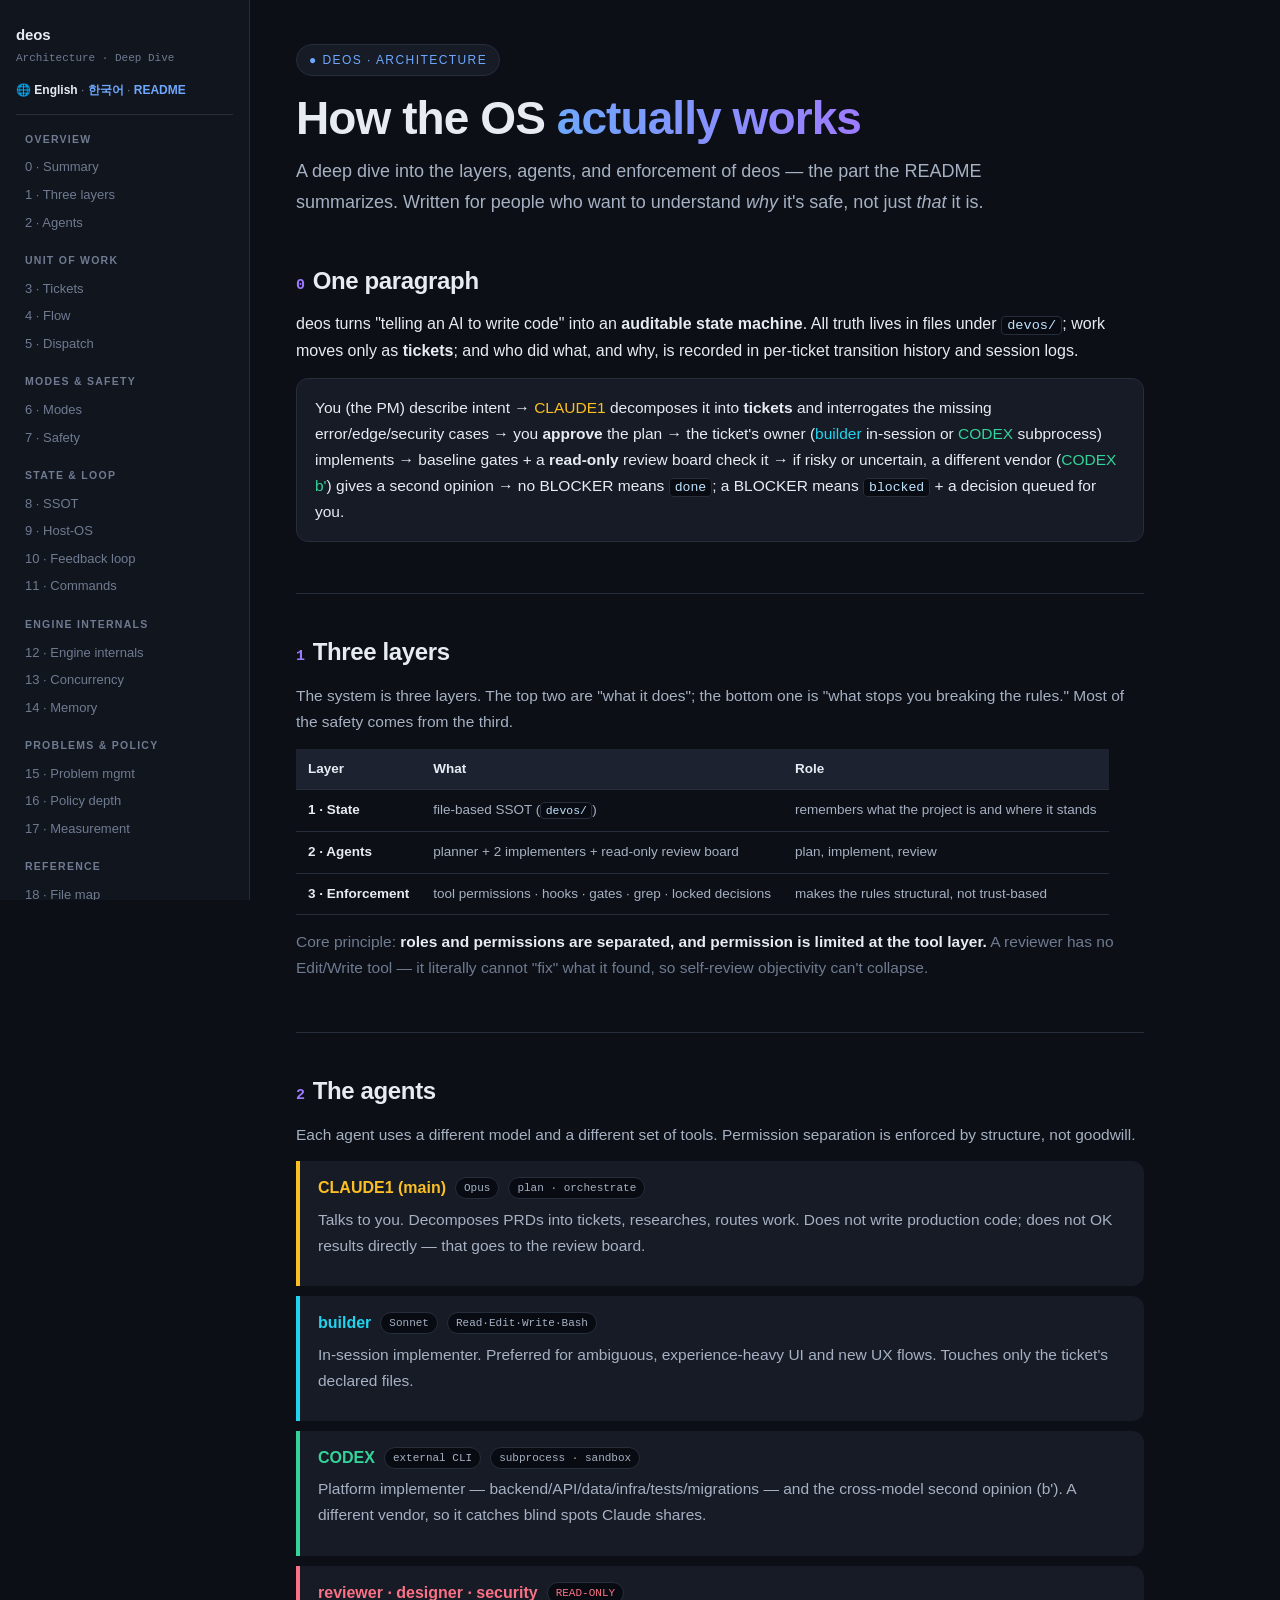
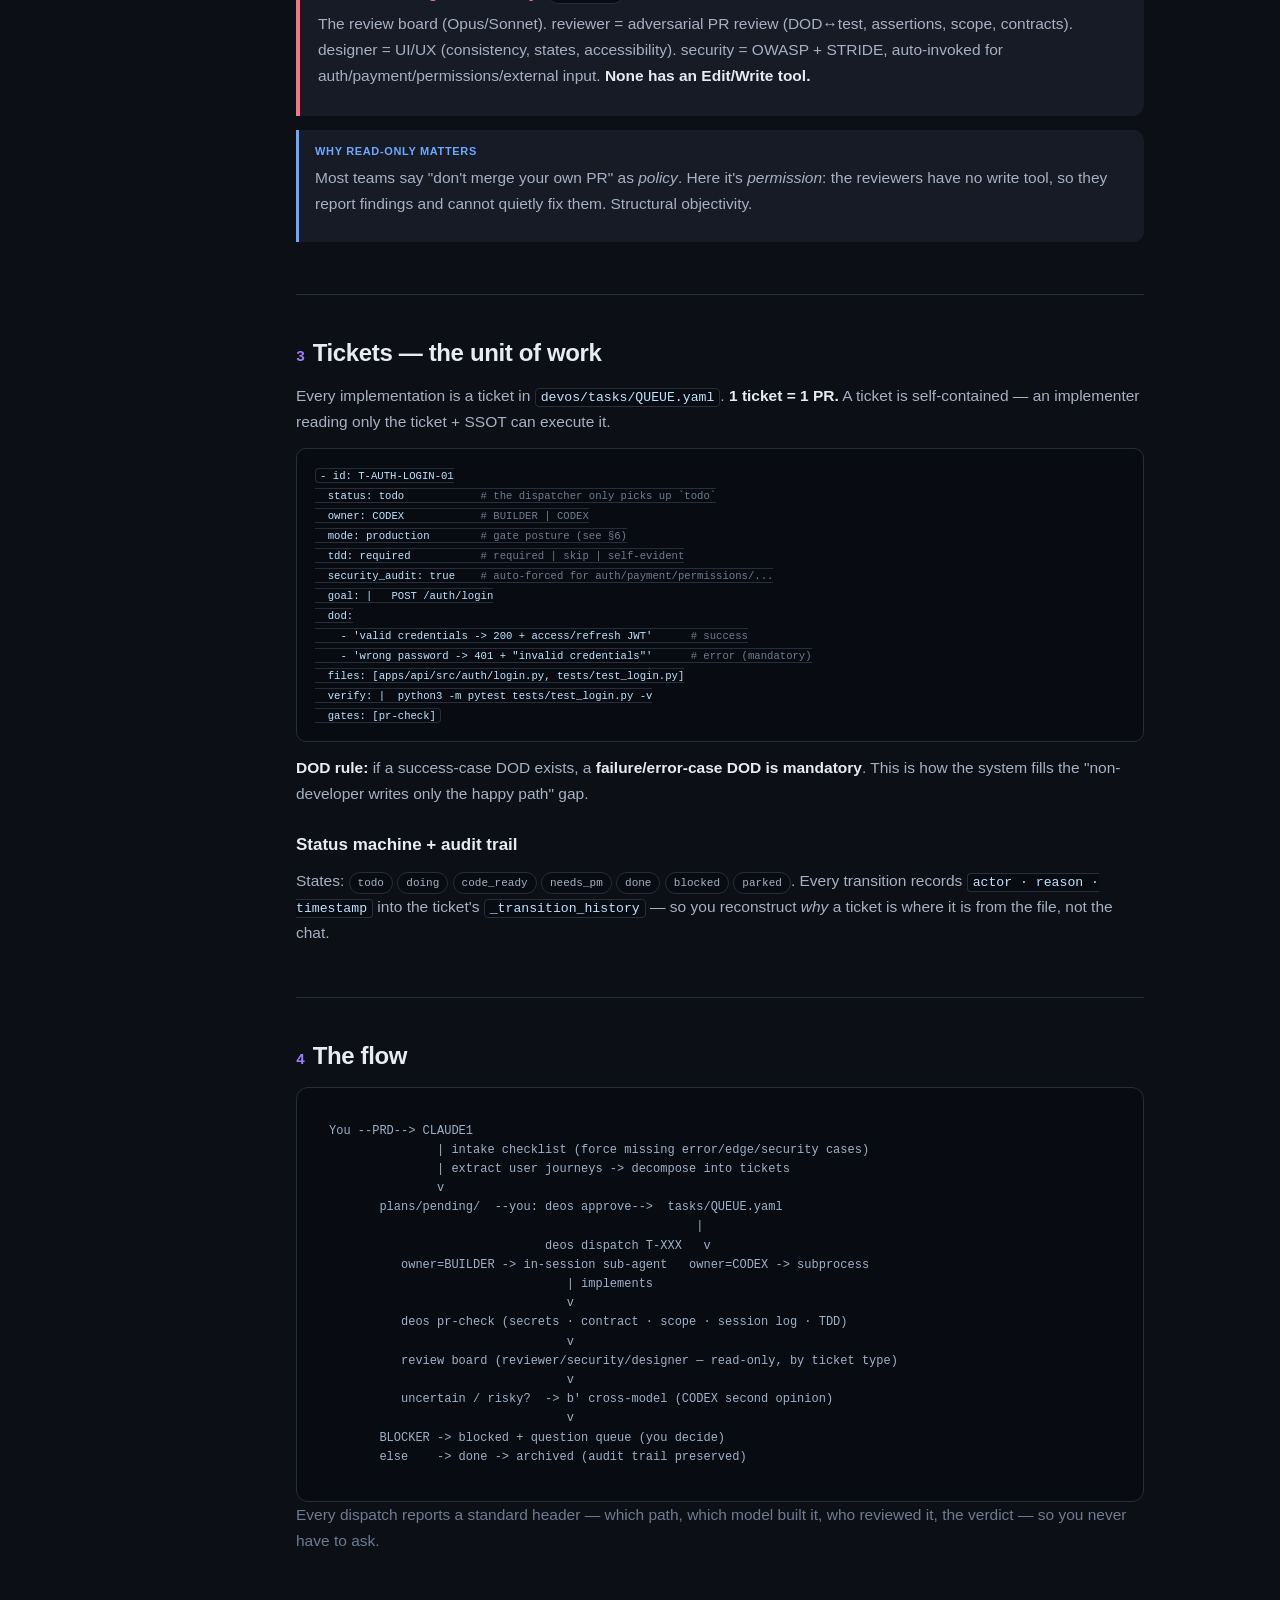
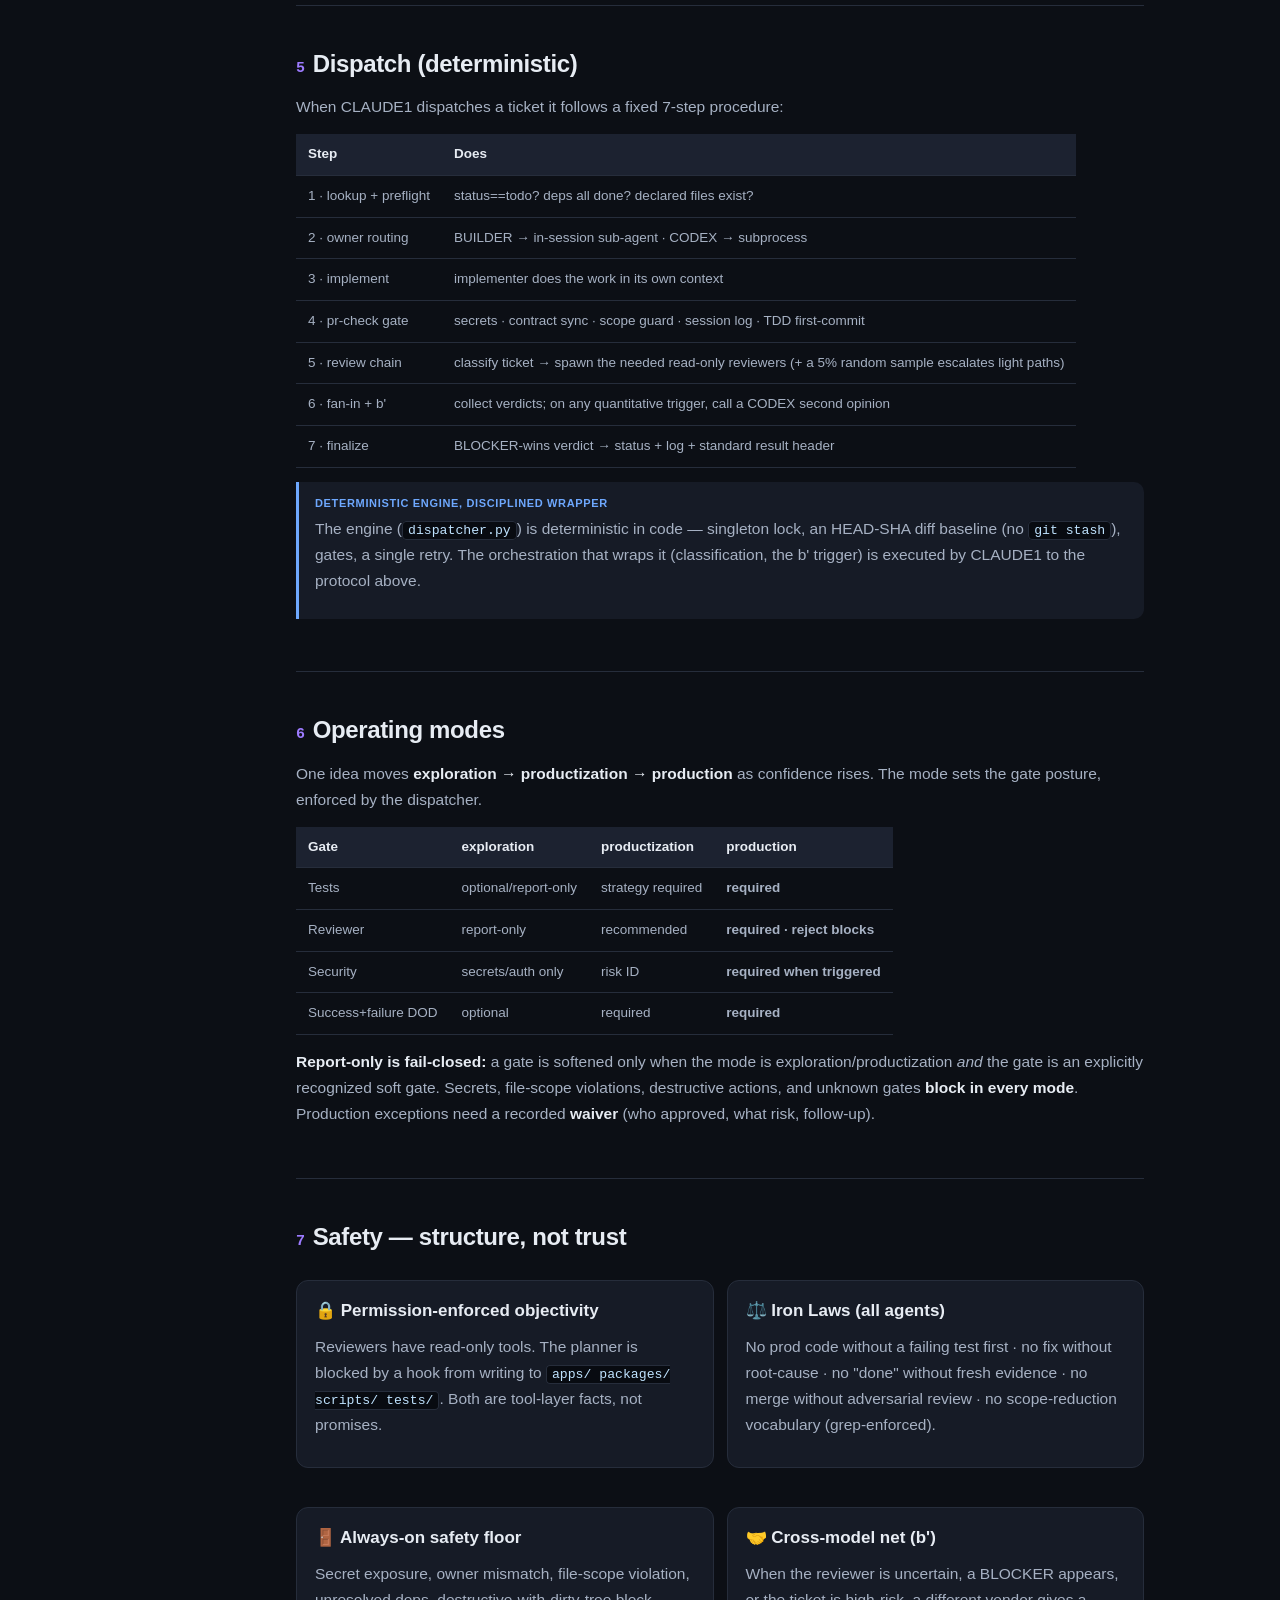
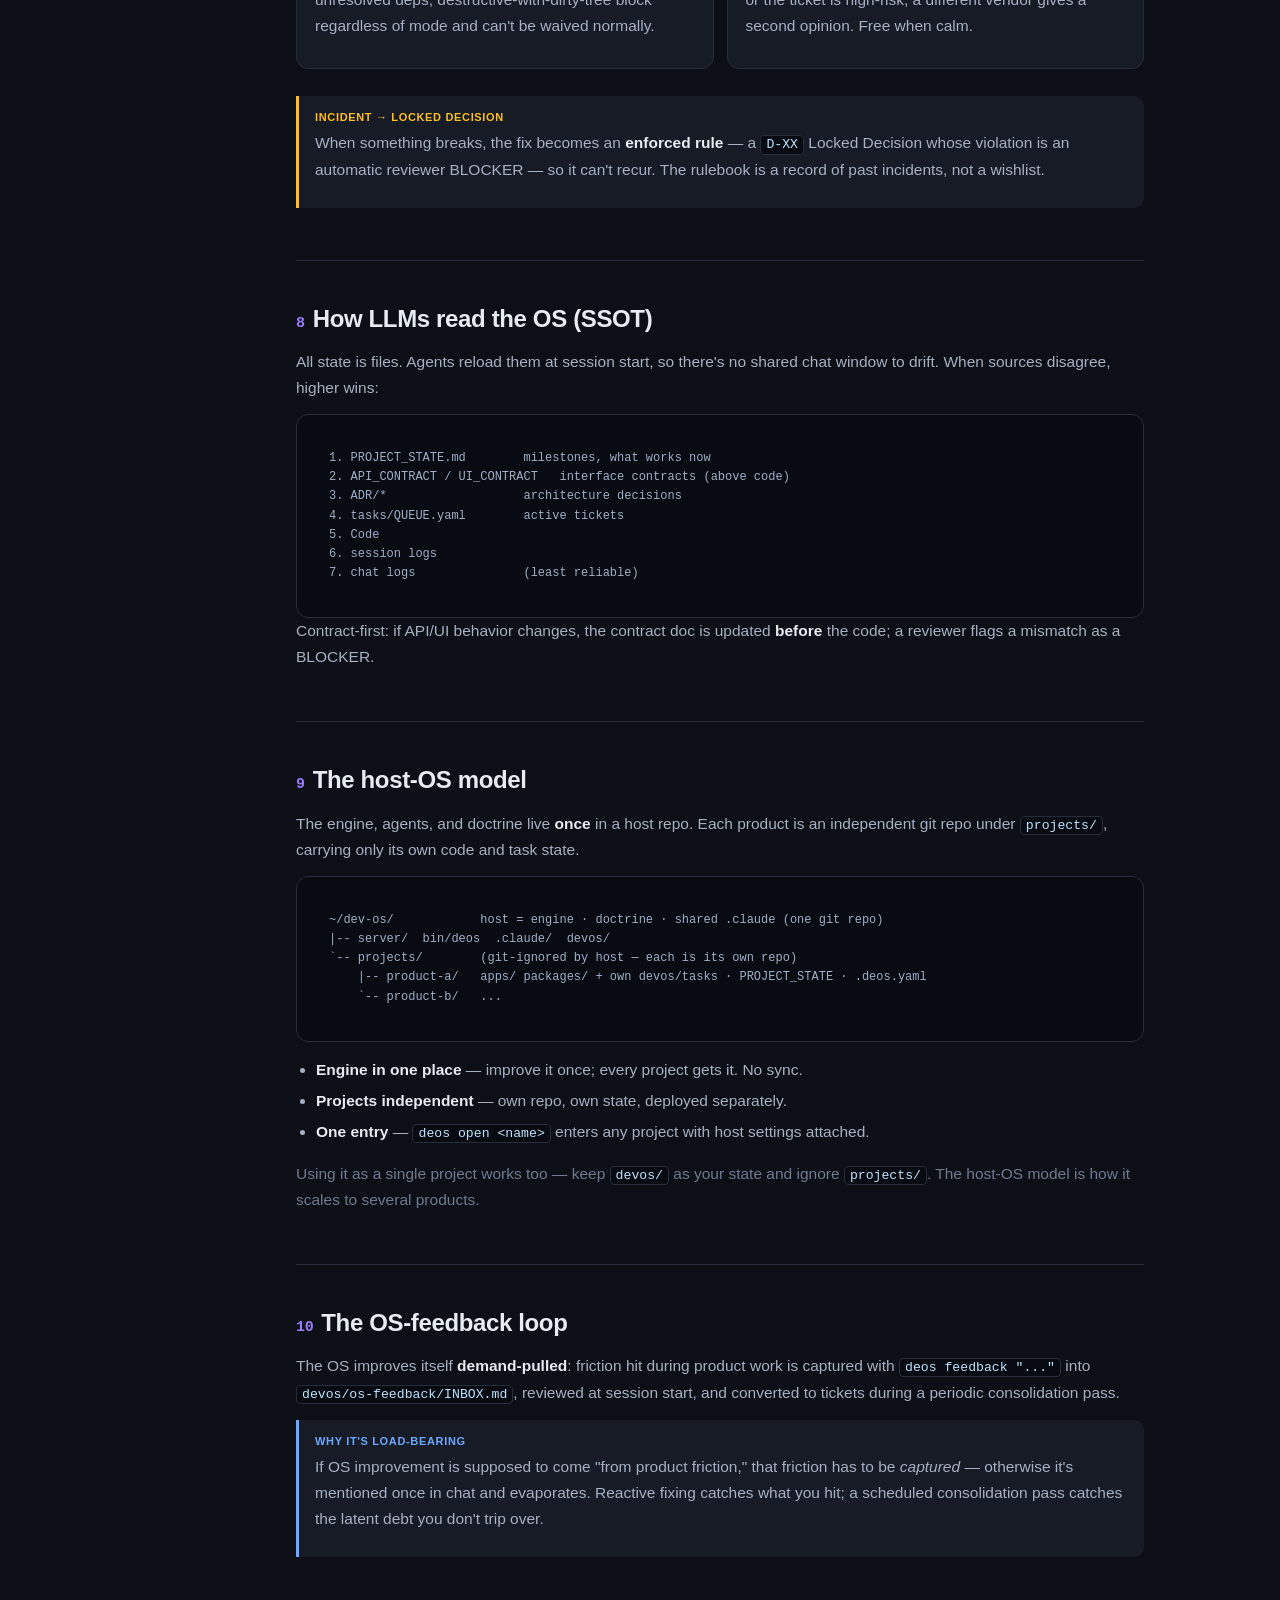
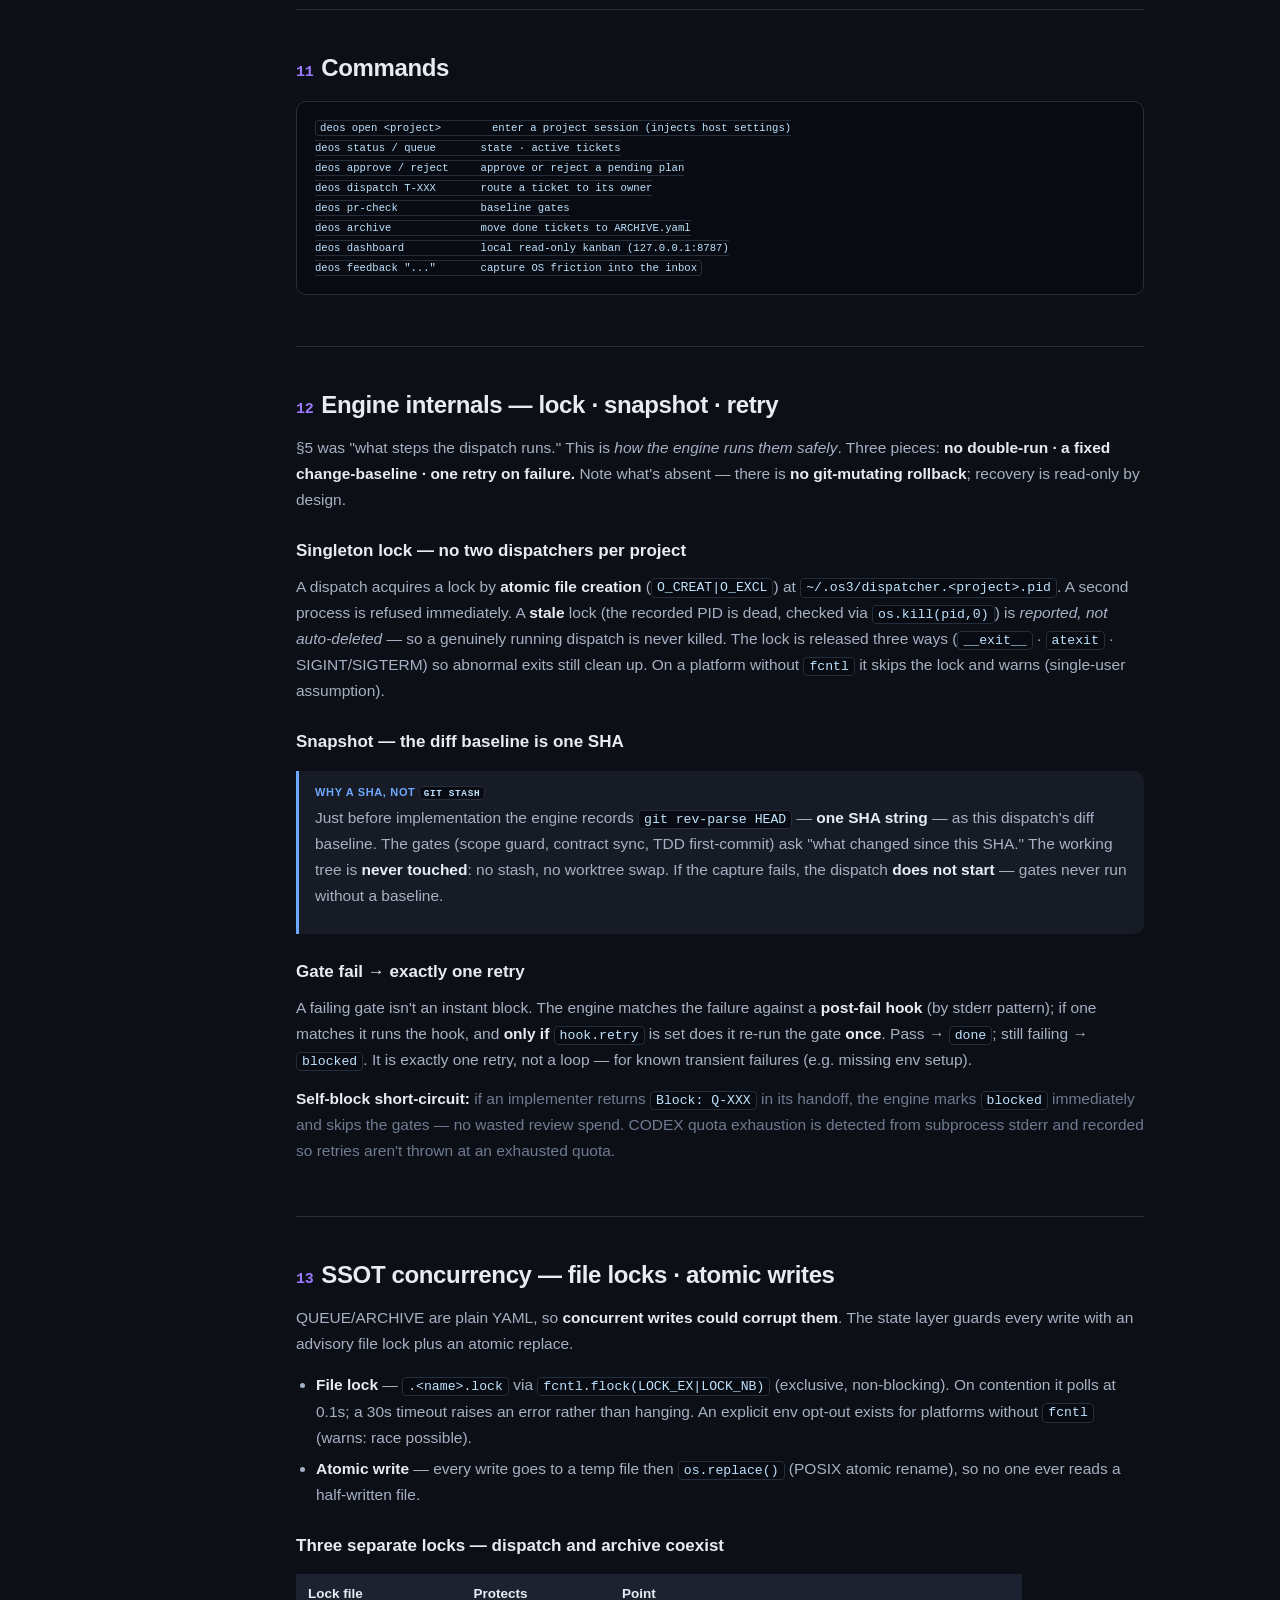
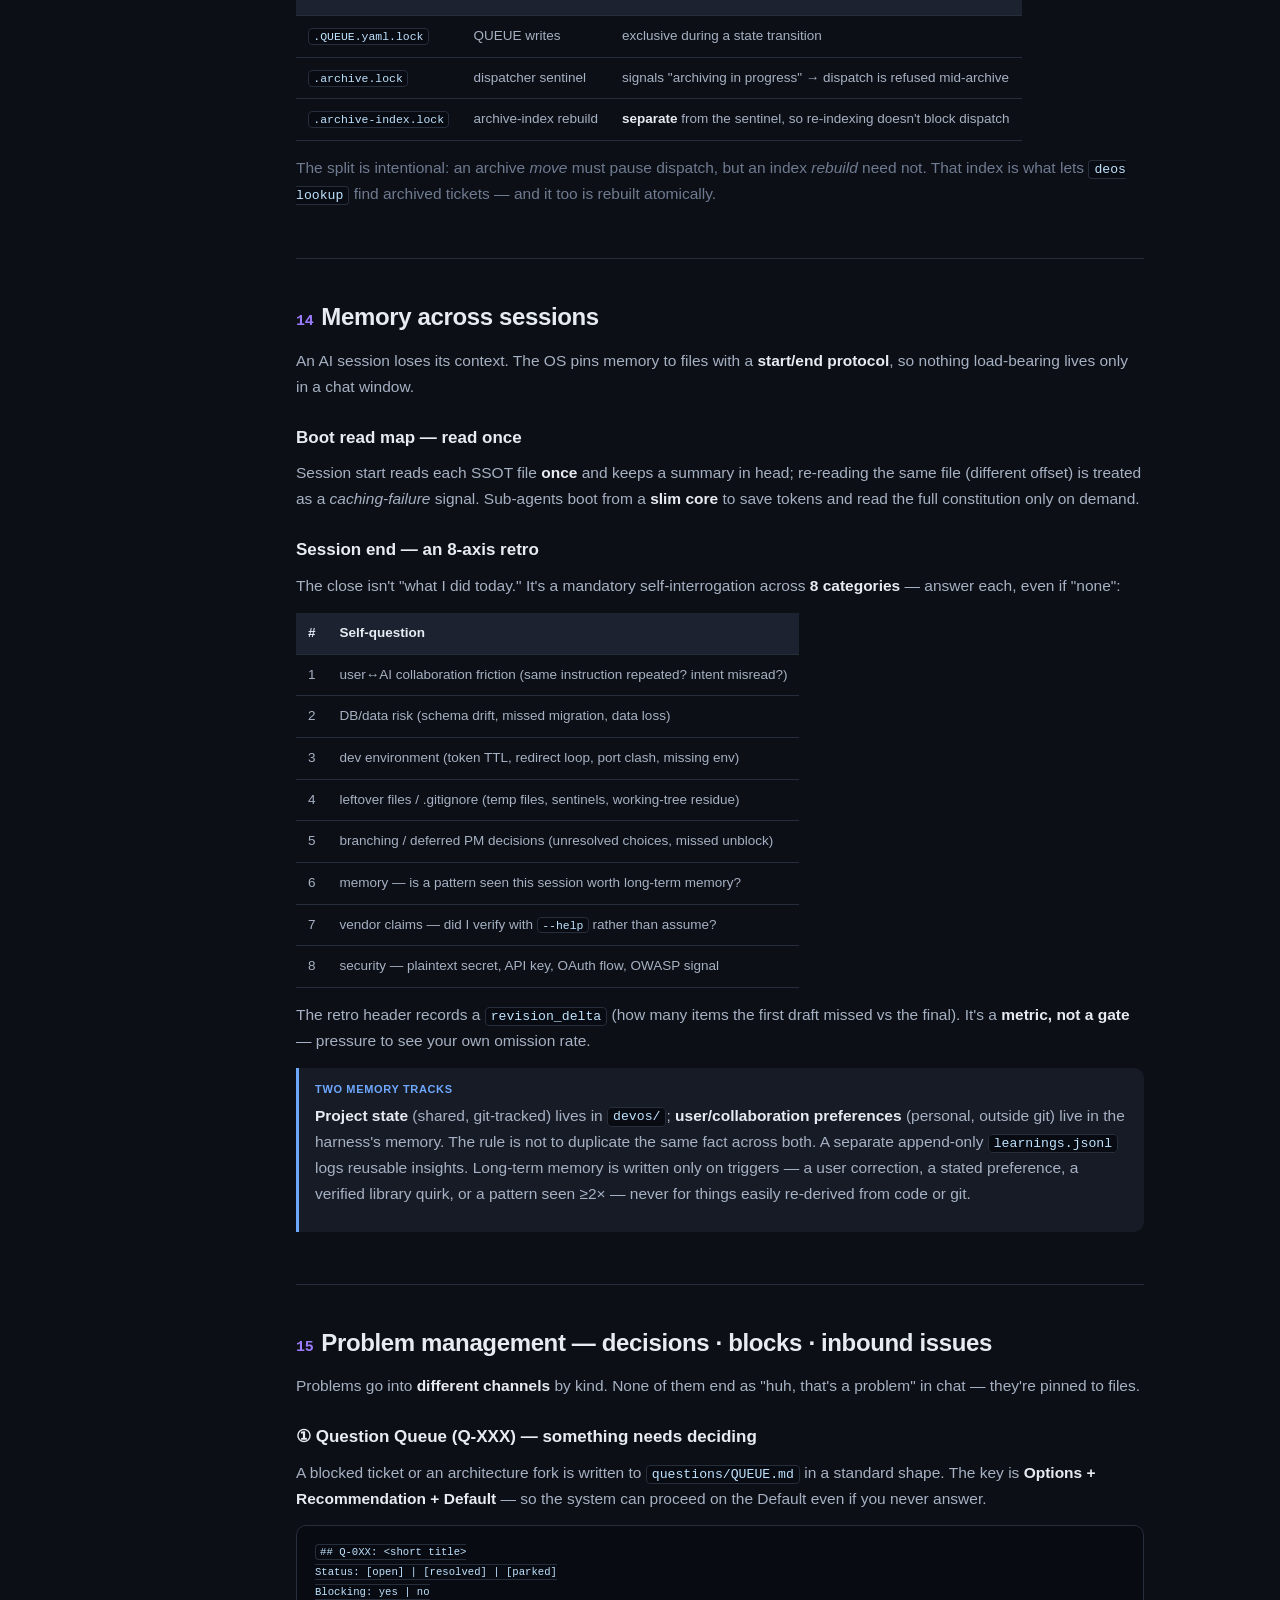
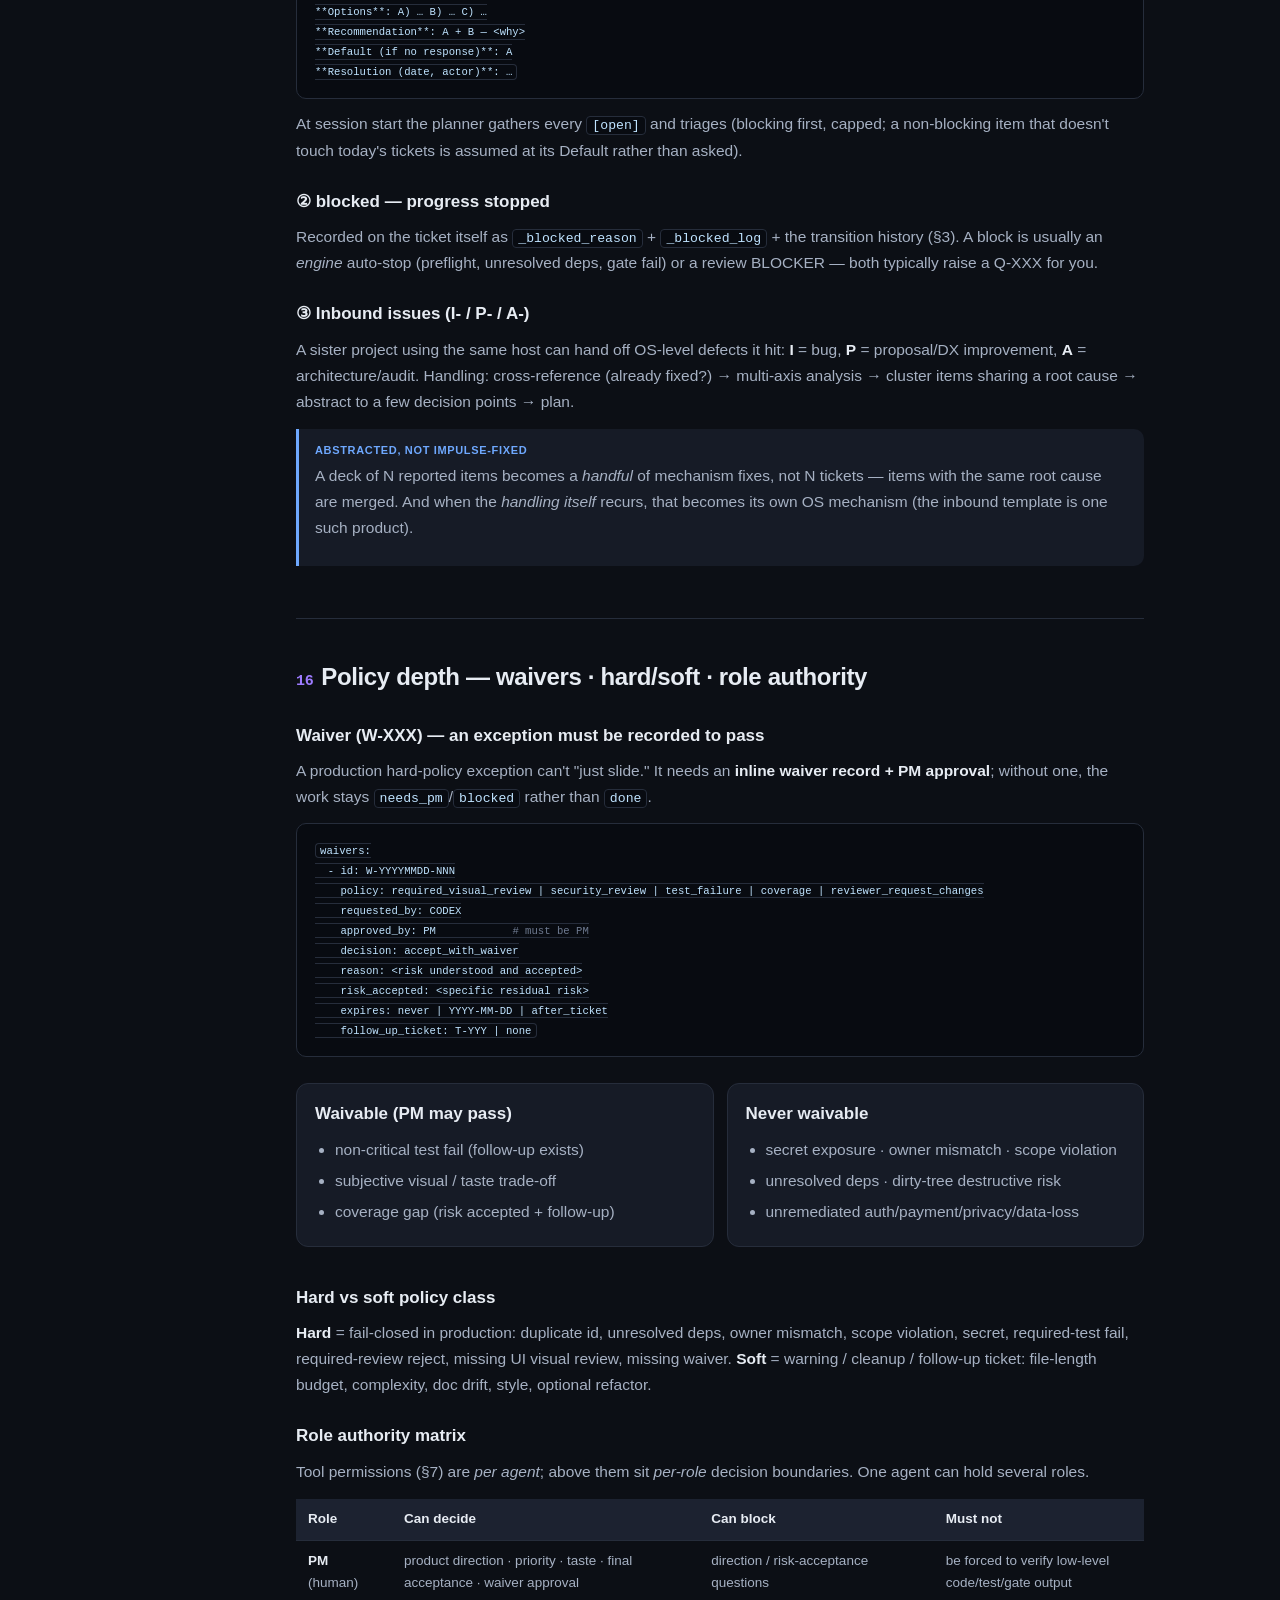
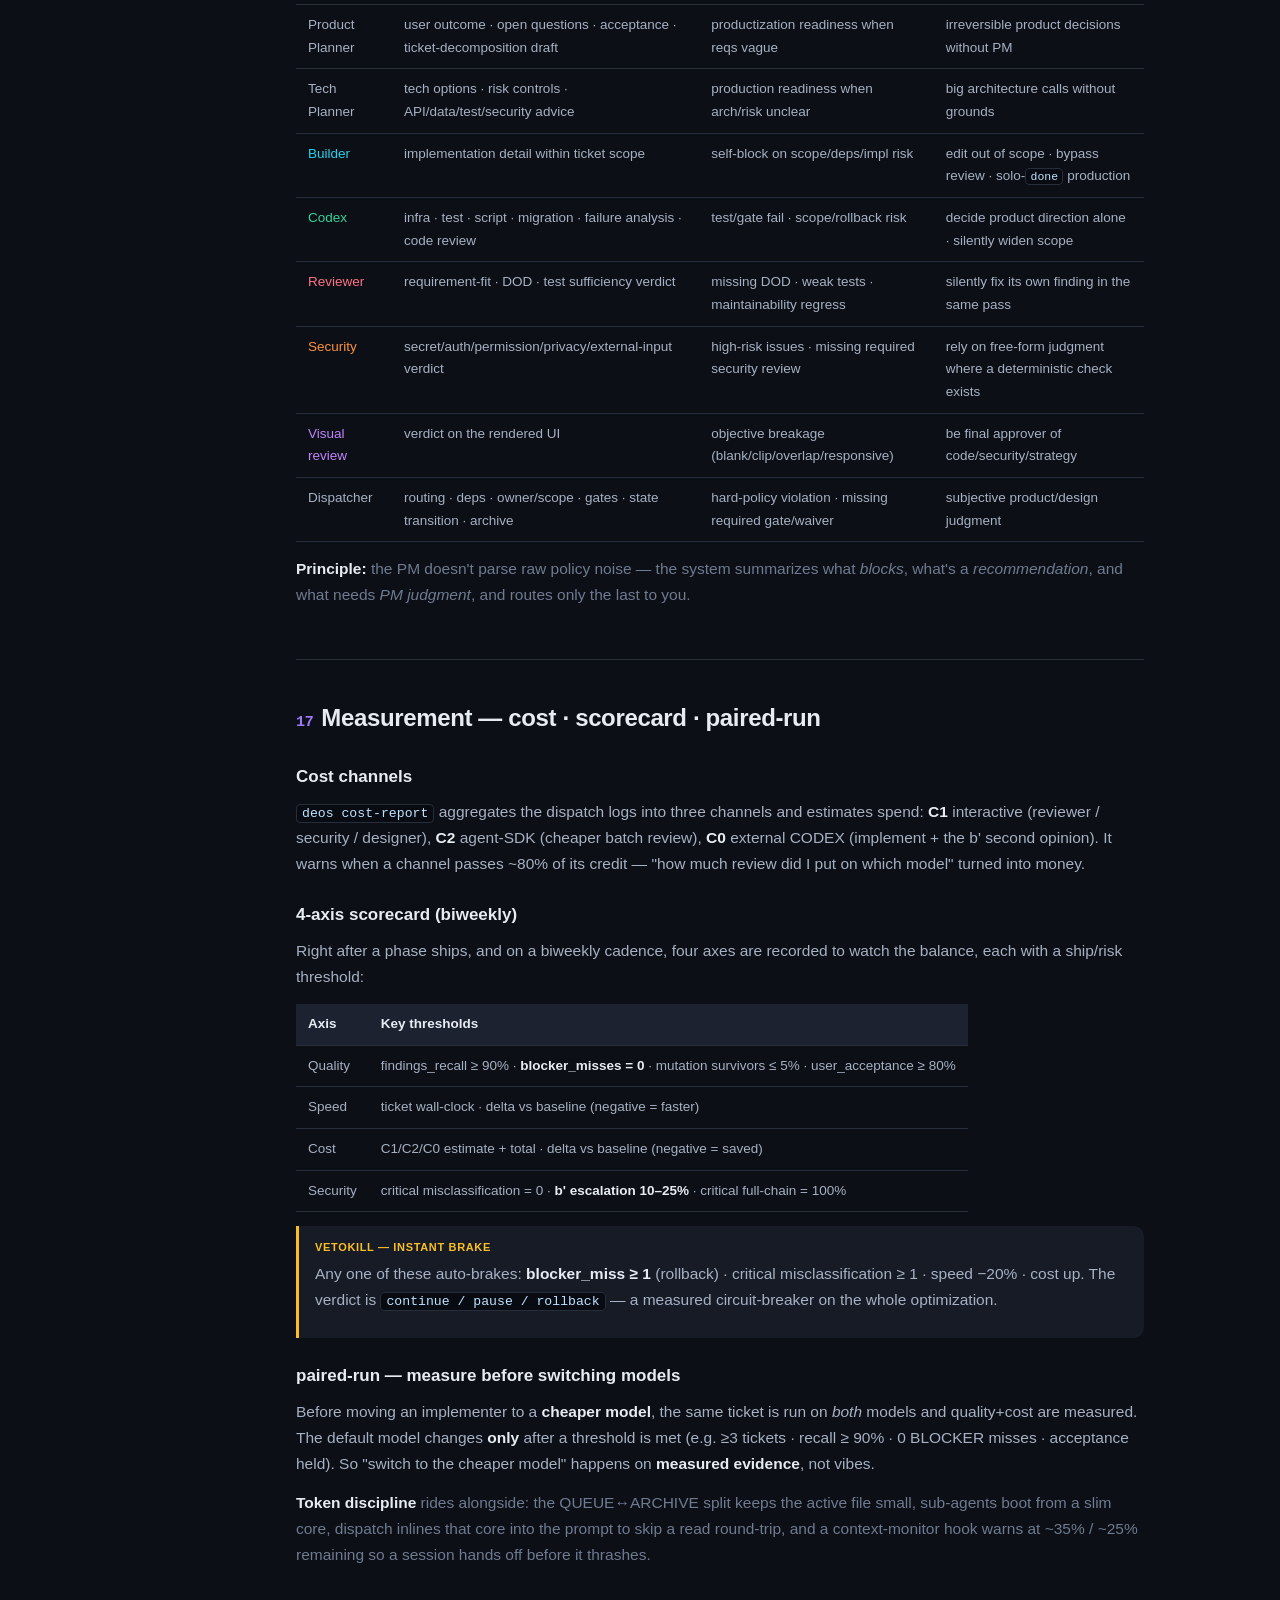
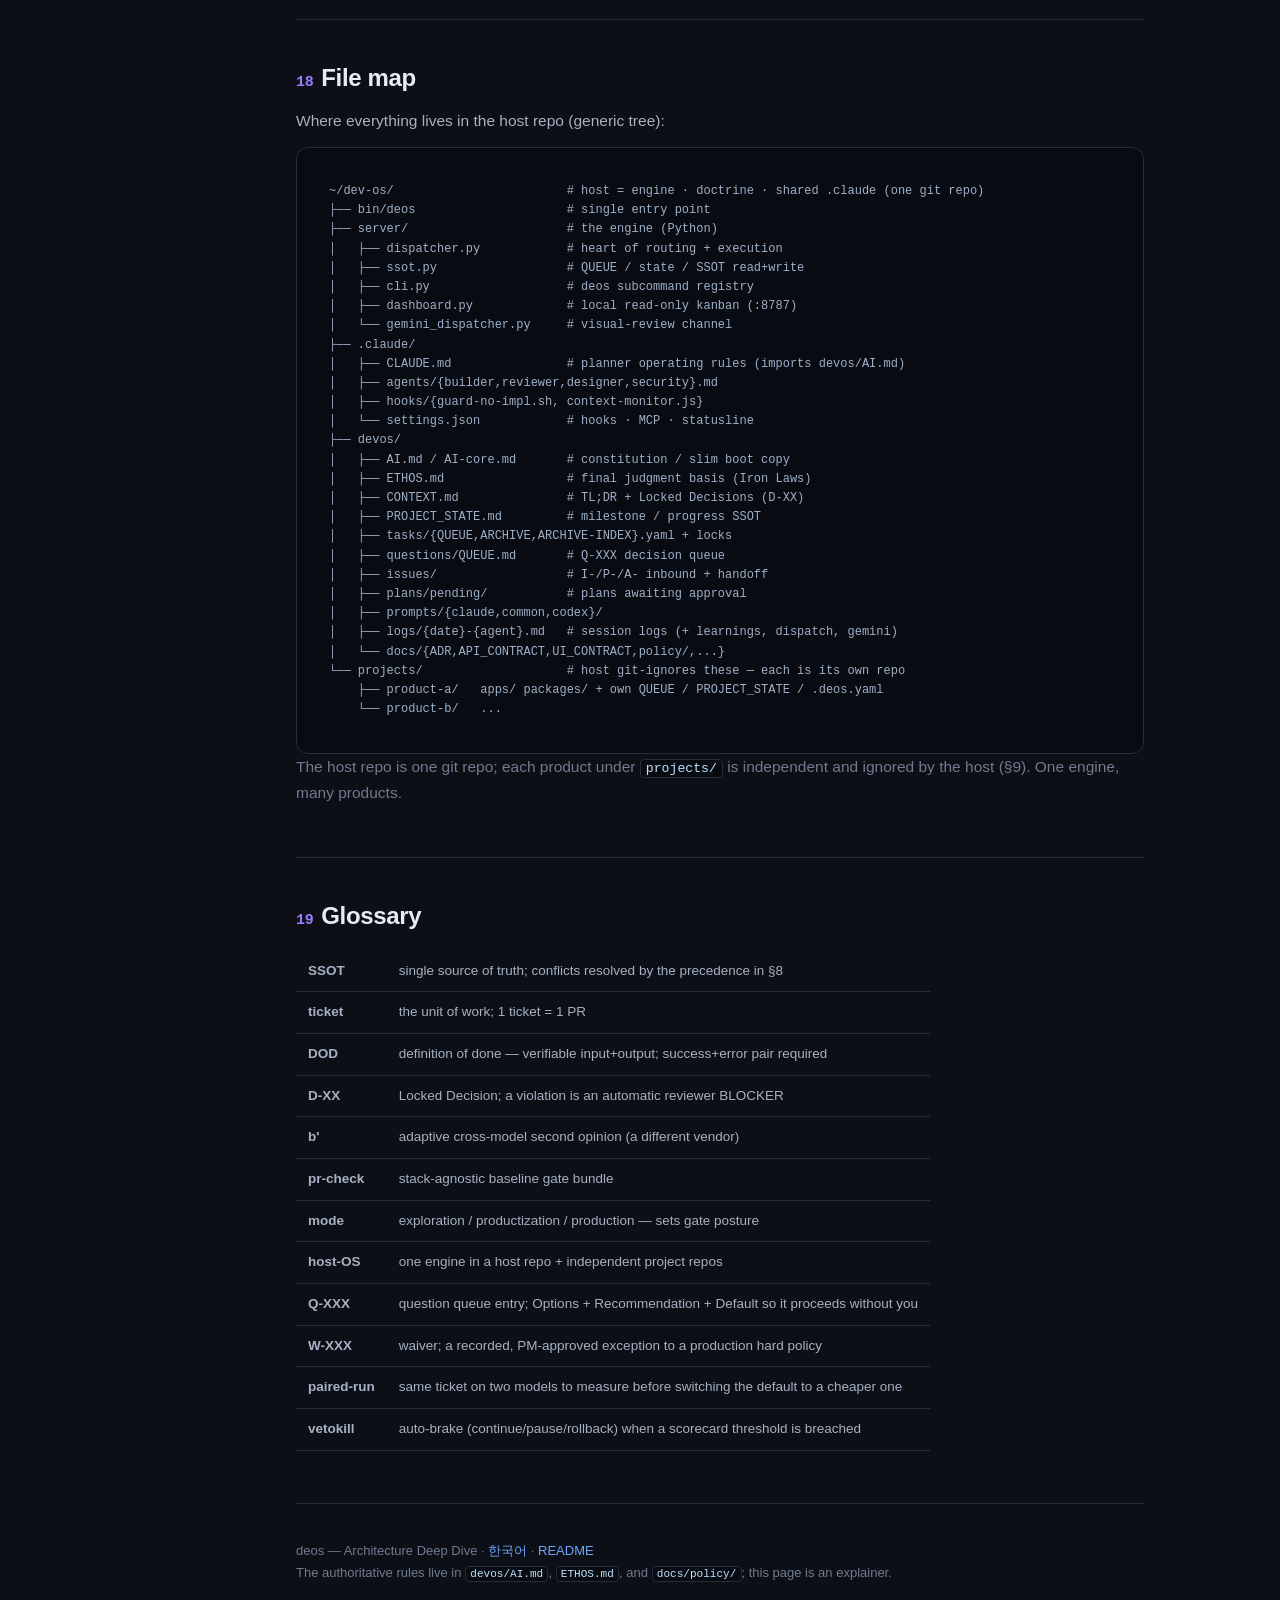
<file: docs/deep-dive.en.html>
<!DOCTYPE html>
<html lang="en">
<head>
<meta charset="UTF-8">
<meta name="viewport" content="width=device-width, initial-scale=1.0">
<title>deos — Architecture Deep Dive</title>
<style>
  :root{--bg:#0c0f15;--panel:#11151e;--card:#161b26;--card2:#1c2230;--line:#262d3b;--ink:#e7ecf3;--ink2:#a6b1c3;--ink3:#6f7b91;--acc:#6ea8fe;--acc2:#9d7bff;--ok:#34d399;--warn:#fbbf24;--block:#fb7185;--builder:#22d3ee;--reviewer:#fb7185;--designer:#c084fc;--security:#fb923c;--codex:#34d399;--claude1:#fbbf24;--mono:"SF Mono",ui-monospace,Menlo,Consolas,monospace;--sans:-apple-system,BlinkMacSystemFont,"Segoe UI",Roboto,sans-serif}
  *{box-sizing:border-box}html{scroll-behavior:smooth}
  body{margin:0;background:var(--bg);color:var(--ink);font-family:var(--sans);line-height:1.68;font-size:15.5px;-webkit-font-smoothing:antialiased}
  a{color:var(--acc);text-decoration:none}a:hover{text-decoration:underline}
  code{font-family:var(--mono);font-size:.85em;background:#080b11;border:1px solid var(--line);border-radius:4px;padding:.08em .38em;color:#bfe3ff}
  pre{font-family:var(--mono);font-size:12.5px;line-height:1.6;background:#080b11;border:1px solid var(--line);border-radius:10px;padding:16px 18px;overflow-x:auto;color:#ccd6e4}
  .wrap{max-width:none;margin:0;padding:0}
  header.hero{border-bottom:1px solid var(--line);background:radial-gradient(900px 380px at 80% -10%,rgba(157,123,255,.18),transparent 60%),radial-gradient(700px 320px at 5% 0,rgba(110,168,254,.14),transparent 55%),var(--bg)}
  .hero-in{padding:60px 0 40px}
  .kick{display:inline-block;font-size:12px;letter-spacing:.12em;text-transform:uppercase;color:var(--acc);border:1px solid var(--line);background:var(--card);padding:5px 12px;border-radius:999px;margin-bottom:18px}
  h1{font-size:clamp(30px,5vw,46px);line-height:1.05;margin:0 0 14px;letter-spacing:-.02em;font-weight:800}
  h1 .g{background:linear-gradient(100deg,var(--acc),var(--acc2));-webkit-background-clip:text;background-clip:text;color:transparent}
  .lead{font-size:18px;color:var(--ink2);max-width:760px;margin:0 0 18px}
  .langs{font-size:13px;color:var(--ink3)}.langs a{font-weight:600}
  .shell{display:grid;grid-template-columns:250px 1fr;max-width:1300px;margin:0 auto;min-height:100vh}
  aside{position:sticky;top:0;align-self:start;height:100vh;overflow-y:auto;border-right:1px solid var(--line);background:var(--panel);padding:22px 16px}
  aside .brand{font-weight:800;font-size:15px;letter-spacing:-.01em;margin-bottom:2px}
  aside .ver{font-family:var(--mono);font-size:11px;color:var(--ink3);margin-bottom:12px}
  aside .langs{font-size:12px;color:var(--ink3);margin:0 0 14px;padding-bottom:14px;border-bottom:1px solid var(--line)}
  aside .langs a{font-weight:600}
  aside nav a{display:block;font-size:13px;color:var(--ink3);padding:5px 9px;border-radius:7px;line-height:1.35}
  aside nav a:hover{color:var(--ink);background:var(--card);text-decoration:none}
  aside nav .grp{font-size:10.5px;letter-spacing:.12em;text-transform:uppercase;color:var(--ink3);margin:16px 9px 5px;font-weight:700}
  main{padding:44px 46px 80px;min-width:0;max-width:940px}
  @media(max-width:880px){.shell{grid-template-columns:1fr}aside{position:static;height:auto;overflow:visible;border-right:none;border-bottom:1px solid var(--line)}aside nav{display:flex;flex-wrap:wrap;gap:2px}aside nav .grp{width:100%}main{padding:28px 20px 60px}}
  section{padding:38px 0;border-top:1px solid var(--line);scroll-margin-top:16px}section:first-of-type{border-top:none;padding-top:26px}
  h2{font-size:24px;font-weight:800;letter-spacing:-.015em;margin:0 0 10px}
  h2 .n{font-family:var(--mono);font-size:15px;color:var(--acc2);font-weight:600;margin-right:8px}
  h3{font-size:17px;font-weight:700;margin:24px 0 8px}
  p{color:var(--ink2);margin:0 0 13px}ul,ol{color:var(--ink2);padding-left:20px}li{margin:5px 0}
  strong{color:var(--ink)}.muted{color:var(--ink3)}.lead2{font-size:16px;color:var(--ink)}
  table{width:100%;border-collapse:collapse;margin:14px 0;font-size:13.5px;display:block;overflow-x:auto}
  th,td{text-align:left;padding:9px 12px;border-bottom:1px solid var(--line);vertical-align:top}
  th{color:var(--ink);font-weight:700;background:var(--card2);white-space:nowrap}td{color:var(--ink2)}
  .card{background:var(--card);border:1px solid var(--line);border-radius:12px;padding:16px 18px;margin:13px 0}
  .grid{display:grid;gap:13px}.g2{grid-template-columns:1fr 1fr}.g3{grid-template-columns:1fr 1fr 1fr}
  @media(max-width:760px){.g2,.g3{grid-template-columns:1fr}}
  .note{border-left:3px solid var(--acc);background:var(--card);border-radius:0 10px 10px 0;padding:12px 16px;margin:14px 0}
  .note .l{font-weight:800;font-size:11px;letter-spacing:.06em;text-transform:uppercase;color:var(--acc);display:block;margin-bottom:4px}
  .note.warn{border-color:var(--warn)}.note.warn .l{color:var(--warn)}
  .chip{display:inline-block;font-family:var(--mono);font-size:11px;padding:1px 8px;border-radius:999px;border:1px solid var(--line);background:#080b11;color:var(--ink2)}
  .b{color:var(--builder)}.r{color:var(--reviewer)}.d{color:var(--designer)}.s{color:var(--security)}.cx{color:var(--codex)}.c1{color:var(--claude1)}
  .agent{border-left:4px solid var(--line);background:var(--card);border-radius:0 12px 12px 0;padding:14px 18px;margin:10px 0}
  .agent .top{display:flex;align-items:center;gap:9px;flex-wrap:wrap;margin-bottom:5px}.agent .nm{font-weight:800;font-size:16px}
  .agent.c1{border-color:var(--claude1)}.agent.c1 .nm{color:var(--claude1)}
  .agent.b{border-color:var(--builder)}.agent.b .nm{color:var(--builder)}
  .agent.r{border-color:var(--reviewer)}.agent.r .nm{color:var(--reviewer)}
  .agent.cx{border-color:var(--codex)}.agent.cx .nm{color:var(--codex)}
  .diagram{background:#080b11;border:1px solid var(--line);border-radius:12px;padding:6px 14px;overflow-x:auto}
  .diagram pre{border:none;background:none;font-size:12px;color:#9fb0c8;white-space:pre}
  .foot{color:var(--ink3);font-size:13px;padding:36px 0 60px;border-top:1px solid var(--line)}
</style>
</head>
<body>
<div class="shell">

<aside>
  <div class="brand">deos</div>
  <div class="ver">Architecture · Deep Dive</div>
  <div class="langs">🌐 <strong>English</strong> · <a href="deep-dive.ko.html">한국어</a> · <a href="https://github.com/theprdguy/deos">README</a></div>
  <nav>
    <div class="grp">Overview</div>
    <a href="#tl">0 · Summary</a>
    <a href="#layers">1 · Three layers</a>
    <a href="#agents">2 · Agents</a>
    <div class="grp">Unit of work</div>
    <a href="#tickets">3 · Tickets</a>
    <a href="#flow">4 · Flow</a>
    <a href="#dispatch">5 · Dispatch</a>
    <div class="grp">Modes &amp; safety</div>
    <a href="#modes">6 · Modes</a>
    <a href="#safety">7 · Safety</a>
    <div class="grp">State &amp; loop</div>
    <a href="#ssot">8 · SSOT</a>
    <a href="#hostos">9 · Host-OS</a>
    <a href="#feedback">10 · Feedback loop</a>
    <a href="#cli">11 · Commands</a>
    <div class="grp">Engine internals</div>
    <a href="#engine">12 · Engine internals</a>
    <a href="#concurrency">13 · Concurrency</a>
    <a href="#memory">14 · Memory</a>
    <div class="grp">Problems &amp; policy</div>
    <a href="#problems">15 · Problem mgmt</a>
    <a href="#policy">16 · Policy depth</a>
    <a href="#metrics">17 · Measurement</a>
    <div class="grp">Reference</div>
    <a href="#map">18 · File map</a>
    <a href="#glossary">19 · Glossary</a>
  </nav>
</aside>

<main>
  <span class="kick">● deos · Architecture</span>
  <h1>How the OS <span class="g">actually works</span></h1>
  <p class="lead">A deep dive into the layers, agents, and enforcement of deos — the part the README summarizes. Written for people who want to understand <em>why</em> it's safe, not just <em>that</em> it is.</p>

<section id="tl"><div class="wrap">
  <h2><span class="n">0</span>One paragraph</h2>
  <p class="lead2">deos turns "telling an AI to write code" into an <strong>auditable state machine</strong>. All truth lives in files under <code>devos/</code>; work moves only as <strong>tickets</strong>; and who did what, and why, is recorded in per-ticket transition history and session logs.</p>
  <div class="card"><p style="margin:0;color:var(--ink)">You (the PM) describe intent → <span class="c1">CLAUDE1</span> decomposes it into <strong>tickets</strong> and interrogates the missing error/edge/security cases → you <strong>approve</strong> the plan → the ticket's owner (<span class="b">builder</span> in-session or <span class="cx">CODEX</span> subprocess) implements → baseline gates + a <strong>read-only</strong> review board check it → if risky or uncertain, a different vendor (<span class="cx">CODEX b'</span>) gives a second opinion → no BLOCKER means <code>done</code>; a BLOCKER means <code>blocked</code> + a decision queued for you.</p></div>
</div></section>

<section id="layers"><div class="wrap">
  <h2><span class="n">1</span>Three layers</h2>
  <p>The system is three layers. The top two are "what it does"; the bottom one is "what stops you breaking the rules." Most of the safety comes from the third.</p>
  <table>
    <thead><tr><th>Layer</th><th>What</th><th>Role</th></tr></thead>
    <tbody>
      <tr><td><strong>1 · State</strong></td><td>file-based SSOT (<code>devos/</code>)</td><td>remembers what the project is and where it stands</td></tr>
      <tr><td><strong>2 · Agents</strong></td><td>planner + 2 implementers + read-only review board</td><td>plan, implement, review</td></tr>
      <tr><td><strong>3 · Enforcement</strong></td><td>tool permissions · hooks · gates · grep · locked decisions</td><td>makes the rules structural, not trust-based</td></tr>
    </tbody>
  </table>
  <p class="muted">Core principle: <strong>roles and permissions are separated, and permission is limited at the tool layer.</strong> A reviewer has no Edit/Write tool — it literally cannot "fix" what it found, so self-review objectivity can't collapse.</p>
</div></section>

<section id="agents"><div class="wrap">
  <h2><span class="n">2</span>The agents</h2>
  <p>Each agent uses a different model and a different set of tools. Permission separation is enforced by structure, not goodwill.</p>
  <div class="agent c1"><div class="top"><span class="nm">CLAUDE1 (main)</span><span class="chip">Opus</span><span class="chip">plan · orchestrate</span></div><p>Talks to you. Decomposes PRDs into tickets, researches, routes work. Does not write production code; does not OK results directly — that goes to the review board.</p></div>
  <div class="agent b"><div class="top"><span class="nm">builder</span><span class="chip">Sonnet</span><span class="chip">Read·Edit·Write·Bash</span></div><p>In-session implementer. Preferred for ambiguous, experience-heavy UI and new UX flows. Touches only the ticket's declared files.</p></div>
  <div class="agent cx"><div class="top"><span class="nm">CODEX</span><span class="chip">external CLI</span><span class="chip">subprocess · sandbox</span></div><p>Platform implementer — backend/API/data/infra/tests/migrations — and the cross-model second opinion (b'). A different vendor, so it catches blind spots Claude shares.</p></div>
  <div class="agent r"><div class="top"><span class="nm">reviewer · designer · security</span><span class="chip" style="color:var(--reviewer)">READ-ONLY</span></div><p>The review board (Opus/Sonnet). reviewer = adversarial PR review (DOD↔test, assertions, scope, contracts). designer = UI/UX (consistency, states, accessibility). security = OWASP + STRIDE, auto-invoked for auth/payment/permissions/external input. <strong>None has an Edit/Write tool.</strong></p></div>
  <div class="note"><span class="l">Why read-only matters</span><p>Most teams say "don't merge your own PR" as <em>policy</em>. Here it's <em>permission</em>: the reviewers have no write tool, so they report findings and cannot quietly fix them. Structural objectivity.</p></div>
</div></section>

<section id="tickets"><div class="wrap">
  <h2><span class="n">3</span>Tickets — the unit of work</h2>
  <p>Every implementation is a ticket in <code>devos/tasks/QUEUE.yaml</code>. <strong>1 ticket = 1 PR.</strong> A ticket is self-contained — an implementer reading only the ticket + SSOT can execute it.</p>
  <pre><code>- id: T-AUTH-LOGIN-01
  status: todo            <span class="muted"># the dispatcher only picks up `todo`</span>
  owner: CODEX            <span class="muted"># BUILDER | CODEX</span>
  mode: production        <span class="muted"># gate posture (see §6)</span>
  tdd: required           <span class="muted"># required | skip | self-evident</span>
  security_audit: true    <span class="muted"># auto-forced for auth/payment/permissions/...</span>
  goal: |   POST /auth/login
  dod:
    - 'valid credentials -> 200 + access/refresh JWT'      <span class="muted"># success</span>
    - 'wrong password -> 401 + "invalid credentials"'      <span class="muted"># error (mandatory)</span>
  files: [apps/api/src/auth/login.py, tests/test_login.py]
  verify: |  python3 -m pytest tests/test_login.py -v
  gates: [pr-check]</code></pre>
  <p><strong>DOD rule:</strong> if a success-case DOD exists, a <strong>failure/error-case DOD is mandatory</strong>. This is how the system fills the "non-developer writes only the happy path" gap.</p>
  <h3>Status machine + audit trail</h3>
  <p>States: <span class="chip">todo</span> <span class="chip">doing</span> <span class="chip">code_ready</span> <span class="chip">needs_pm</span> <span class="chip">done</span> <span class="chip">blocked</span> <span class="chip">parked</span>. Every transition records <code>actor · reason · timestamp</code> into the ticket's <code>_transition_history</code> — so you reconstruct <em>why</em> a ticket is where it is from the file, not the chat.</p>
</div></section>

<section id="flow"><div class="wrap">
  <h2><span class="n">4</span>The flow</h2>
  <div class="diagram"><pre>You --PRD--> CLAUDE1
               | intake checklist (force missing error/edge/security cases)
               | extract user journeys -> decompose into tickets
               v
       plans/pending/  --you: deos approve-->  tasks/QUEUE.yaml
                                                   |
                              deos dispatch T-XXX   v
          owner=BUILDER -> in-session sub-agent   owner=CODEX -> subprocess
                                 | implements
                                 v
          deos pr-check (secrets · contract · scope · session log · TDD)
                                 v
          review board (reviewer/security/designer — read-only, by ticket type)
                                 v
          uncertain / risky?  -> b' cross-model (CODEX second opinion)
                                 v
       BLOCKER -> blocked + question queue (you decide)
       else    -> done -> archived (audit trail preserved)</pre></div>
  <p class="muted">Every dispatch reports a standard header — which path, which model built it, who reviewed it, the verdict — so you never have to ask.</p>
</div></section>

<section id="dispatch"><div class="wrap">
  <h2><span class="n">5</span>Dispatch (deterministic)</h2>
  <p>When CLAUDE1 dispatches a ticket it follows a fixed 7-step procedure:</p>
  <table>
    <thead><tr><th>Step</th><th>Does</th></tr></thead>
    <tbody>
      <tr><td>1 · lookup + preflight</td><td>status==todo? deps all done? declared files exist?</td></tr>
      <tr><td>2 · owner routing</td><td>BUILDER → in-session sub-agent · CODEX → subprocess</td></tr>
      <tr><td>3 · implement</td><td>implementer does the work in its own context</td></tr>
      <tr><td>4 · pr-check gate</td><td>secrets · contract sync · scope guard · session log · TDD first-commit</td></tr>
      <tr><td>5 · review chain</td><td>classify ticket → spawn the needed read-only reviewers (+ a 5% random sample escalates light paths)</td></tr>
      <tr><td>6 · fan-in + b'</td><td>collect verdicts; on any quantitative trigger, call a CODEX second opinion</td></tr>
      <tr><td>7 · finalize</td><td>BLOCKER-wins verdict → status + log + standard result header</td></tr>
    </tbody>
  </table>
  <div class="note"><span class="l">Deterministic engine, disciplined wrapper</span><p>The engine (<code>dispatcher.py</code>) is deterministic in code — singleton lock, an HEAD-SHA diff baseline (no <code>git stash</code>), gates, a single retry. The orchestration that wraps it (classification, the b' trigger) is executed by CLAUDE1 to the protocol above.</p></div>
</div></section>

<section id="modes"><div class="wrap">
  <h2><span class="n">6</span>Operating modes</h2>
  <p>One idea moves <strong>exploration → productization → production</strong> as confidence rises. The mode sets the gate posture, enforced by the dispatcher.</p>
  <table>
    <thead><tr><th>Gate</th><th>exploration</th><th>productization</th><th>production</th></tr></thead>
    <tbody>
      <tr><td>Tests</td><td>optional/report-only</td><td>strategy required</td><td><b>required</b></td></tr>
      <tr><td>Reviewer</td><td>report-only</td><td>recommended</td><td><b>required · reject blocks</b></td></tr>
      <tr><td>Security</td><td>secrets/auth only</td><td>risk ID</td><td><b>required when triggered</b></td></tr>
      <tr><td>Success+failure DOD</td><td>optional</td><td>required</td><td><b>required</b></td></tr>
    </tbody>
  </table>
  <p><strong>Report-only is fail-closed:</strong> a gate is softened only when the mode is exploration/productization <em>and</em> the gate is an explicitly recognized soft gate. Secrets, file-scope violations, destructive actions, and unknown gates <strong>block in every mode</strong>. Production exceptions need a recorded <strong>waiver</strong> (who approved, what risk, follow-up).</p>
</div></section>

<section id="safety"><div class="wrap">
  <h2><span class="n">7</span>Safety — structure, not trust</h2>
  <div class="grid g2">
    <div class="card"><h3 style="margin-top:0">🔒 Permission-enforced objectivity</h3><p>Reviewers have read-only tools. The planner is blocked by a hook from writing to <code>apps/ packages/ scripts/ tests/</code>. Both are tool-layer facts, not promises.</p></div>
    <div class="card"><h3 style="margin-top:0">⚖️ Iron Laws (all agents)</h3><p>No prod code without a failing test first · no fix without root-cause · no "done" without fresh evidence · no merge without adversarial review · no scope-reduction vocabulary (grep-enforced).</p></div>
    <div class="card"><h3 style="margin-top:0">🚪 Always-on safety floor</h3><p>Secret exposure, owner mismatch, file-scope violation, unresolved deps, destructive-with-dirty-tree block regardless of mode and can't be waived normally.</p></div>
    <div class="card"><h3 style="margin-top:0">🤝 Cross-model net (b')</h3><p>When the reviewer is uncertain, a BLOCKER appears, or the ticket is high-risk, a different vendor gives a second opinion. Free when calm.</p></div>
  </div>
  <div class="note warn"><span class="l">Incident → Locked Decision</span><p>When something breaks, the fix becomes an <strong>enforced rule</strong> — a <code>D-XX</code> Locked Decision whose violation is an automatic reviewer BLOCKER — so it can't recur. The rulebook is a record of past incidents, not a wishlist.</p></div>
</div></section>

<section id="ssot"><div class="wrap">
  <h2><span class="n">8</span>How LLMs read the OS (SSOT)</h2>
  <p>All state is files. Agents reload them at session start, so there's no shared chat window to drift. When sources disagree, higher wins:</p>
  <div class="diagram"><pre>1. PROJECT_STATE.md        milestones, what works now
2. API_CONTRACT / UI_CONTRACT   interface contracts (above code)
3. ADR/*                   architecture decisions
4. tasks/QUEUE.yaml        active tickets
5. Code
6. session logs
7. chat logs               (least reliable)</pre></div>
  <p>Contract-first: if API/UI behavior changes, the contract doc is updated <strong>before</strong> the code; a reviewer flags a mismatch as a BLOCKER.</p>
</div></section>

<section id="hostos"><div class="wrap">
  <h2><span class="n">9</span>The host-OS model</h2>
  <p>The engine, agents, and doctrine live <strong>once</strong> in a host repo. Each product is an independent git repo under <code>projects/</code>, carrying only its own code and task state.</p>
  <div class="diagram"><pre>~/dev-os/            host = engine · doctrine · shared .claude (one git repo)
|-- server/  bin/deos  .claude/  devos/
`-- projects/        (git-ignored by host — each is its own repo)
    |-- product-a/   apps/ packages/ + own devos/tasks · PROJECT_STATE · .deos.yaml
    `-- product-b/   ...</pre></div>
  <ul>
    <li><strong>Engine in one place</strong> — improve it once; every project gets it. No sync.</li>
    <li><strong>Projects independent</strong> — own repo, own state, deployed separately.</li>
    <li><strong>One entry</strong> — <code>deos open &lt;name&gt;</code> enters any project with host settings attached.</li>
  </ul>
  <p class="muted">Using it as a single project works too — keep <code>devos/</code> as your state and ignore <code>projects/</code>. The host-OS model is how it scales to several products.</p>
</div></section>

<section id="feedback"><div class="wrap">
  <h2><span class="n">10</span>The OS-feedback loop</h2>
  <p>The OS improves itself <strong>demand-pulled</strong>: friction hit during product work is captured with <code>deos feedback "..."</code> into <code>devos/os-feedback/INBOX.md</code>, reviewed at session start, and converted to tickets during a periodic consolidation pass.</p>
  <div class="note"><span class="l">Why it's load-bearing</span><p>If OS improvement is supposed to come "from product friction," that friction has to be <em>captured</em> — otherwise it's mentioned once in chat and evaporates. Reactive fixing catches what you hit; a scheduled consolidation pass catches the latent debt you don't trip over.</p></div>
</div></section>

<section id="cli"><div class="wrap">
  <h2><span class="n">11</span>Commands</h2>
  <pre><code>deos open &lt;project&gt;        enter a project session (injects host settings)
deos status / queue       state · active tickets
deos approve / reject     approve or reject a pending plan
deos dispatch T-XXX       route a ticket to its owner
deos pr-check             baseline gates
deos archive              move done tickets to ARCHIVE.yaml
deos dashboard            local read-only kanban (127.0.0.1:8787)
deos feedback "..."       capture OS friction into the inbox</code></pre>
</div></section>

<section id="engine"><div class="wrap">
  <h2><span class="n">12</span>Engine internals — lock · snapshot · retry</h2>
  <p>§5 was "what steps the dispatch runs." This is <em>how the engine runs them safely</em>. Three pieces: <strong>no double-run · a fixed change-baseline · one retry on failure.</strong> Note what's absent — there is <strong>no git-mutating rollback</strong>; recovery is read-only by design.</p>
  <h3>Singleton lock — no two dispatchers per project</h3>
  <p>A dispatch acquires a lock by <strong>atomic file creation</strong> (<code>O_CREAT|O_EXCL</code>) at <code>~/.os3/dispatcher.&lt;project&gt;.pid</code>. A second process is refused immediately. A <strong>stale</strong> lock (the recorded PID is dead, checked via <code>os.kill(pid,0)</code>) is <em>reported, not auto-deleted</em> — so a genuinely running dispatch is never killed. The lock is released three ways (<code>__exit__</code> · <code>atexit</code> · SIGINT/SIGTERM) so abnormal exits still clean up. On a platform without <code>fcntl</code> it skips the lock and warns (single-user assumption).</p>
  <h3>Snapshot — the diff baseline is one SHA</h3>
  <div class="note"><span class="l">Why a SHA, not <code>git stash</code></span><p>Just before implementation the engine records <code>git rev-parse HEAD</code> — <strong>one SHA string</strong> — as this dispatch's diff baseline. The gates (scope guard, contract sync, TDD first-commit) ask "what changed since this SHA." The working tree is <strong>never touched</strong>: no stash, no worktree swap. If the capture fails, the dispatch <strong>does not start</strong> — gates never run without a baseline.</p></div>
  <h3>Gate fail → exactly one retry</h3>
  <p>A failing gate isn't an instant block. The engine matches the failure against a <strong>post-fail hook</strong> (by stderr pattern); if one matches it runs the hook, and <strong>only if</strong> <code>hook.retry</code> is set does it re-run the gate <strong>once</strong>. Pass → <code>done</code>; still failing → <code>blocked</code>. It is exactly one retry, not a loop — for known transient failures (e.g. missing env setup).</p>
  <p class="muted"><strong>Self-block short-circuit:</strong> if an implementer returns <code>Block: Q-XXX</code> in its handoff, the engine marks <code>blocked</code> immediately and skips the gates — no wasted review spend. CODEX quota exhaustion is detected from subprocess stderr and recorded so retries aren't thrown at an exhausted quota.</p>
</div></section>

<section id="concurrency"><div class="wrap">
  <h2><span class="n">13</span>SSOT concurrency — file locks · atomic writes</h2>
  <p>QUEUE/ARCHIVE are plain YAML, so <strong>concurrent writes could corrupt them</strong>. The state layer guards every write with an advisory file lock plus an atomic replace.</p>
  <ul>
    <li><strong>File lock</strong> — <code>.&lt;name&gt;.lock</code> via <code>fcntl.flock(LOCK_EX|LOCK_NB)</code> (exclusive, non-blocking). On contention it polls at 0.1s; a 30s timeout raises an error rather than hanging. An explicit env opt-out exists for platforms without <code>fcntl</code> (warns: race possible).</li>
    <li><strong>Atomic write</strong> — every write goes to a temp file then <code>os.replace()</code> (POSIX atomic rename), so no one ever reads a half-written file.</li>
  </ul>
  <h3>Three separate locks — dispatch and archive coexist</h3>
  <table>
    <thead><tr><th>Lock file</th><th>Protects</th><th>Point</th></tr></thead>
    <tbody>
      <tr><td><code>.QUEUE.yaml.lock</code></td><td>QUEUE writes</td><td>exclusive during a state transition</td></tr>
      <tr><td><code>.archive.lock</code></td><td>dispatcher sentinel</td><td>signals "archiving in progress" → dispatch is refused mid-archive</td></tr>
      <tr><td><code>.archive-index.lock</code></td><td>archive-index rebuild</td><td><strong>separate</strong> from the sentinel, so re-indexing doesn't block dispatch</td></tr>
    </tbody>
  </table>
  <p class="muted">The split is intentional: an archive <em>move</em> must pause dispatch, but an index <em>rebuild</em> need not. That index is what lets <code>deos lookup</code> find archived tickets — and it too is rebuilt atomically.</p>
</div></section>

<section id="memory"><div class="wrap">
  <h2><span class="n">14</span>Memory across sessions</h2>
  <p>An AI session loses its context. The OS pins memory to files with a <strong>start/end protocol</strong>, so nothing load-bearing lives only in a chat window.</p>
  <h3>Boot read map — read once</h3>
  <p>Session start reads each SSOT file <strong>once</strong> and keeps a summary in head; re-reading the same file (different offset) is treated as a <em>caching-failure</em> signal. Sub-agents boot from a <strong>slim core</strong> to save tokens and read the full constitution only on demand.</p>
  <h3>Session end — an 8-axis retro</h3>
  <p>The close isn't "what I did today." It's a mandatory self-interrogation across <strong>8 categories</strong> — answer each, even if "none":</p>
  <table>
    <thead><tr><th>#</th><th>Self-question</th></tr></thead>
    <tbody>
      <tr><td>1</td><td>user↔AI collaboration friction (same instruction repeated? intent misread?)</td></tr>
      <tr><td>2</td><td>DB/data risk (schema drift, missed migration, data loss)</td></tr>
      <tr><td>3</td><td>dev environment (token TTL, redirect loop, port clash, missing env)</td></tr>
      <tr><td>4</td><td>leftover files / .gitignore (temp files, sentinels, working-tree residue)</td></tr>
      <tr><td>5</td><td>branching / deferred PM decisions (unresolved choices, missed unblock)</td></tr>
      <tr><td>6</td><td>memory — is a pattern seen this session worth long-term memory?</td></tr>
      <tr><td>7</td><td>vendor claims — did I verify with <code>--help</code> rather than assume?</td></tr>
      <tr><td>8</td><td>security — plaintext secret, API key, OAuth flow, OWASP signal</td></tr>
    </tbody>
  </table>
  <p>The retro header records a <code>revision_delta</code> (how many items the first draft missed vs the final). It's a <strong>metric, not a gate</strong> — pressure to see your own omission rate.</p>
  <div class="note"><span class="l">Two memory tracks</span><p><strong>Project state</strong> (shared, git-tracked) lives in <code>devos/</code>; <strong>user/collaboration preferences</strong> (personal, outside git) live in the harness's memory. The rule is not to duplicate the same fact across both. A separate append-only <code>learnings.jsonl</code> logs reusable insights. Long-term memory is written only on triggers — a user correction, a stated preference, a verified library quirk, or a pattern seen ≥2× — never for things easily re-derived from code or git.</p></div>
</div></section>

<section id="problems"><div class="wrap">
  <h2><span class="n">15</span>Problem management — decisions · blocks · inbound issues</h2>
  <p>Problems go into <strong>different channels</strong> by kind. None of them end as "huh, that's a problem" in chat — they're pinned to files.</p>
  <h3>① Question Queue (Q-XXX) — something needs deciding</h3>
  <p>A blocked ticket or an architecture fork is written to <code>questions/QUEUE.md</code> in a standard shape. The key is <strong>Options + Recommendation + Default</strong> — so the system can proceed on the Default even if you never answer.</p>
  <pre><code>## Q-0XX: &lt;short title&gt;
Status: [open] | [resolved] | [parked]
Blocking: yes | no
**Options**: A) … B) … C) …
**Recommendation**: A + B — &lt;why&gt;
**Default (if no response)**: A
**Resolution (date, actor)**: …</code></pre>
  <p>At session start the planner gathers every <code>[open]</code> and triages (blocking first, capped; a non-blocking item that doesn't touch today's tickets is assumed at its Default rather than asked).</p>
  <h3>② blocked — progress stopped</h3>
  <p>Recorded on the ticket itself as <code>_blocked_reason</code> + <code>_blocked_log</code> + the transition history (§3). A block is usually an <em>engine</em> auto-stop (preflight, unresolved deps, gate fail) or a review BLOCKER — both typically raise a Q-XXX for you.</p>
  <h3>③ Inbound issues (I- / P- / A-)</h3>
  <p>A sister project using the same host can hand off OS-level defects it hit: <strong>I</strong> = bug, <strong>P</strong> = proposal/DX improvement, <strong>A</strong> = architecture/audit. Handling: cross-reference (already fixed?) → multi-axis analysis → cluster items sharing a root cause → abstract to a few decision points → plan.</p>
  <div class="note"><span class="l">Abstracted, not impulse-fixed</span><p>A deck of N reported items becomes a <em>handful</em> of mechanism fixes, not N tickets — items with the same root cause are merged. And when the <em>handling itself</em> recurs, that becomes its own OS mechanism (the inbound template is one such product).</p></div>
</div></section>

<section id="policy"><div class="wrap">
  <h2><span class="n">16</span>Policy depth — waivers · hard/soft · role authority</h2>
  <h3>Waiver (W-XXX) — an exception must be recorded to pass</h3>
  <p>A production hard-policy exception can't "just slide." It needs an <strong>inline waiver record + PM approval</strong>; without one, the work stays <code>needs_pm</code>/<code>blocked</code> rather than <code>done</code>.</p>
  <pre><code>waivers:
  - id: W-YYYYMMDD-NNN
    policy: required_visual_review | security_review | test_failure | coverage | reviewer_request_changes
    requested_by: CODEX
    approved_by: PM            <span class="muted"># must be PM</span>
    decision: accept_with_waiver
    reason: &lt;risk understood and accepted&gt;
    risk_accepted: &lt;specific residual risk&gt;
    expires: never | YYYY-MM-DD | after_ticket
    follow_up_ticket: T-YYY | none</code></pre>
  <div class="grid g2">
    <div class="card"><h3 style="margin-top:0">Waivable (PM may pass)</h3><ul style="margin:0"><li>non-critical test fail (follow-up exists)</li><li>subjective visual / taste trade-off</li><li>coverage gap (risk accepted + follow-up)</li></ul></div>
    <div class="card"><h3 style="margin-top:0">Never waivable</h3><ul style="margin:0"><li>secret exposure · owner mismatch · scope violation</li><li>unresolved deps · dirty-tree destructive risk</li><li>unremediated auth/payment/privacy/data-loss</li></ul></div>
  </div>
  <h3>Hard vs soft policy class</h3>
  <p><strong>Hard</strong> = fail-closed in production: duplicate id, unresolved deps, owner mismatch, scope violation, secret, required-test fail, required-review reject, missing UI visual review, missing waiver. <strong>Soft</strong> = warning / cleanup / follow-up ticket: file-length budget, complexity, doc drift, style, optional refactor.</p>
  <h3>Role authority matrix</h3>
  <p>Tool permissions (§7) are <em>per agent</em>; above them sit <em>per-role</em> decision boundaries. One agent can hold several roles.</p>
  <table>
    <thead><tr><th>Role</th><th>Can decide</th><th>Can block</th><th>Must not</th></tr></thead>
    <tbody>
      <tr><td><strong>PM</strong> (human)</td><td>product direction · priority · taste · final acceptance · waiver approval</td><td>direction / risk-acceptance questions</td><td>be forced to verify low-level code/test/gate output</td></tr>
      <tr><td>Product Planner</td><td>user outcome · open questions · acceptance · ticket-decomposition draft</td><td>productization readiness when reqs vague</td><td>irreversible product decisions without PM</td></tr>
      <tr><td>Tech Planner</td><td>tech options · risk controls · API/data/test/security advice</td><td>production readiness when arch/risk unclear</td><td>big architecture calls without grounds</td></tr>
      <tr><td class="b">Builder</td><td>implementation detail within ticket scope</td><td>self-block on scope/deps/impl risk</td><td>edit out of scope · bypass review · solo-<code>done</code> production</td></tr>
      <tr><td class="cx">Codex</td><td>infra · test · script · migration · failure analysis · code review</td><td>test/gate fail · scope/rollback risk</td><td>decide product direction alone · silently widen scope</td></tr>
      <tr><td class="r">Reviewer</td><td>requirement-fit · DOD · test sufficiency verdict</td><td>missing DOD · weak tests · maintainability regress</td><td>silently fix its own finding in the same pass</td></tr>
      <tr><td class="s">Security</td><td>secret/auth/permission/privacy/external-input verdict</td><td>high-risk issues · missing required security review</td><td>rely on free-form judgment where a deterministic check exists</td></tr>
      <tr><td class="d">Visual review</td><td>verdict on the rendered UI</td><td>objective breakage (blank/clip/overlap/responsive)</td><td>be final approver of code/security/strategy</td></tr>
      <tr><td>Dispatcher</td><td>routing · deps · owner/scope · gates · state transition · archive</td><td>hard-policy violation · missing required gate/waiver</td><td>subjective product/design judgment</td></tr>
    </tbody>
  </table>
  <p class="muted"><strong>Principle:</strong> the PM doesn't parse raw policy noise — the system summarizes what <em>blocks</em>, what's a <em>recommendation</em>, and what needs <em>PM judgment</em>, and routes only the last to you.</p>
</div></section>

<section id="metrics"><div class="wrap">
  <h2><span class="n">17</span>Measurement — cost · scorecard · paired-run</h2>
  <h3>Cost channels</h3>
  <p><code>deos cost-report</code> aggregates the dispatch logs into three channels and estimates spend: <strong>C1</strong> interactive (reviewer / security / designer), <strong>C2</strong> agent-SDK (cheaper batch review), <strong>C0</strong> external CODEX (implement + the b' second opinion). It warns when a channel passes ~80% of its credit — "how much review did I put on which model" turned into money.</p>
  <h3>4-axis scorecard (biweekly)</h3>
  <p>Right after a phase ships, and on a biweekly cadence, four axes are recorded to watch the balance, each with a ship/risk threshold:</p>
  <table>
    <thead><tr><th>Axis</th><th>Key thresholds</th></tr></thead>
    <tbody>
      <tr><td>Quality</td><td>findings_recall ≥ 90% · <strong>blocker_misses = 0</strong> · mutation survivors ≤ 5% · user_acceptance ≥ 80%</td></tr>
      <tr><td>Speed</td><td>ticket wall-clock · delta vs baseline (negative = faster)</td></tr>
      <tr><td>Cost</td><td>C1/C2/C0 estimate + total · delta vs baseline (negative = saved)</td></tr>
      <tr><td>Security</td><td>critical misclassification = 0 · <strong>b' escalation 10–25%</strong> · critical full-chain = 100%</td></tr>
    </tbody>
  </table>
  <div class="note warn"><span class="l">vetokill — instant brake</span><p>Any one of these auto-brakes: <strong>blocker_miss ≥ 1</strong> (rollback) · critical misclassification ≥ 1 · speed −20% · cost up. The verdict is <code>continue / pause / rollback</code> — a measured circuit-breaker on the whole optimization.</p></div>
  <h3>paired-run — measure before switching models</h3>
  <p>Before moving an implementer to a <strong>cheaper model</strong>, the same ticket is run on <em>both</em> models and quality+cost are measured. The default model changes <strong>only</strong> after a threshold is met (e.g. ≥3 tickets · recall ≥ 90% · 0 BLOCKER misses · acceptance held). So "switch to the cheaper model" happens on <strong>measured evidence</strong>, not vibes.</p>
  <p class="muted"><strong>Token discipline</strong> rides alongside: the QUEUE↔ARCHIVE split keeps the active file small, sub-agents boot from a slim core, dispatch inlines that core into the prompt to skip a read round-trip, and a context-monitor hook warns at ~35% / ~25% remaining so a session hands off before it thrashes.</p>
</div></section>

<section id="map"><div class="wrap">
  <h2><span class="n">18</span>File map</h2>
  <p>Where everything lives in the host repo (generic tree):</p>
  <div class="diagram"><pre>~/dev-os/                        # host = engine · doctrine · shared .claude (one git repo)
├── bin/deos                     # single entry point
├── server/                      # the engine (Python)
│   ├── dispatcher.py            # heart of routing + execution
│   ├── ssot.py                  # QUEUE / state / SSOT read+write
│   ├── cli.py                   # deos subcommand registry
│   ├── dashboard.py             # local read-only kanban (:8787)
│   └── gemini_dispatcher.py     # visual-review channel
├── .claude/
│   ├── CLAUDE.md                # planner operating rules (imports devos/AI.md)
│   ├── agents/{builder,reviewer,designer,security}.md
│   ├── hooks/{guard-no-impl.sh, context-monitor.js}
│   └── settings.json            # hooks · MCP · statusline
├── devos/
│   ├── AI.md / AI-core.md       # constitution / slim boot copy
│   ├── ETHOS.md                 # final judgment basis (Iron Laws)
│   ├── CONTEXT.md               # TL;DR + Locked Decisions (D-XX)
│   ├── PROJECT_STATE.md         # milestone / progress SSOT
│   ├── tasks/{QUEUE,ARCHIVE,ARCHIVE-INDEX}.yaml + locks
│   ├── questions/QUEUE.md       # Q-XXX decision queue
│   ├── issues/                  # I-/P-/A- inbound + handoff
│   ├── plans/pending/           # plans awaiting approval
│   ├── prompts/{claude,common,codex}/
│   ├── logs/{date}-{agent}.md   # session logs (+ learnings, dispatch, gemini)
│   └── docs/{ADR,API_CONTRACT,UI_CONTRACT,policy/,...}
└── projects/                    # host git-ignores these — each is its own repo
    ├── product-a/   apps/ packages/ + own QUEUE / PROJECT_STATE / .deos.yaml
    └── product-b/   ...</pre></div>
  <p class="muted">The host repo is one git repo; each product under <code>projects/</code> is independent and ignored by the host (§9). One engine, many products.</p>
</div></section>

<section id="glossary"><div class="wrap">
  <h2><span class="n">19</span>Glossary</h2>
  <table><tbody>
    <tr><td><b>SSOT</b></td><td>single source of truth; conflicts resolved by the precedence in §8</td></tr>
    <tr><td><b>ticket</b></td><td>the unit of work; 1 ticket = 1 PR</td></tr>
    <tr><td><b>DOD</b></td><td>definition of done — verifiable input+output; success+error pair required</td></tr>
    <tr><td><b>D-XX</b></td><td>Locked Decision; a violation is an automatic reviewer BLOCKER</td></tr>
    <tr><td><b>b'</b></td><td>adaptive cross-model second opinion (a different vendor)</td></tr>
    <tr><td><b>pr-check</b></td><td>stack-agnostic baseline gate bundle</td></tr>
    <tr><td><b>mode</b></td><td>exploration / productization / production — sets gate posture</td></tr>
    <tr><td><b>host-OS</b></td><td>one engine in a host repo + independent project repos</td></tr>
    <tr><td><b>Q-XXX</b></td><td>question queue entry; Options + Recommendation + Default so it proceeds without you</td></tr>
    <tr><td><b>W-XXX</b></td><td>waiver; a recorded, PM-approved exception to a production hard policy</td></tr>
    <tr><td><b>paired-run</b></td><td>same ticket on two models to measure before switching the default to a cheaper one</td></tr>
    <tr><td><b>vetokill</b></td><td>auto-brake (continue/pause/rollback) when a scorecard threshold is breached</td></tr>
  </tbody></table>
</div></section>

<div class="foot"><div class="wrap">deos — Architecture Deep Dive · <a href="deep-dive.ko.html">한국어</a> · <a href="https://github.com/theprdguy/deos">README</a><br>The authoritative rules live in <code>devos/AI.md</code>, <code>ETHOS.md</code>, and <code>docs/policy/</code>; this page is an explainer.</div></div>
</main>

</div>
</body>
</html>
</file>
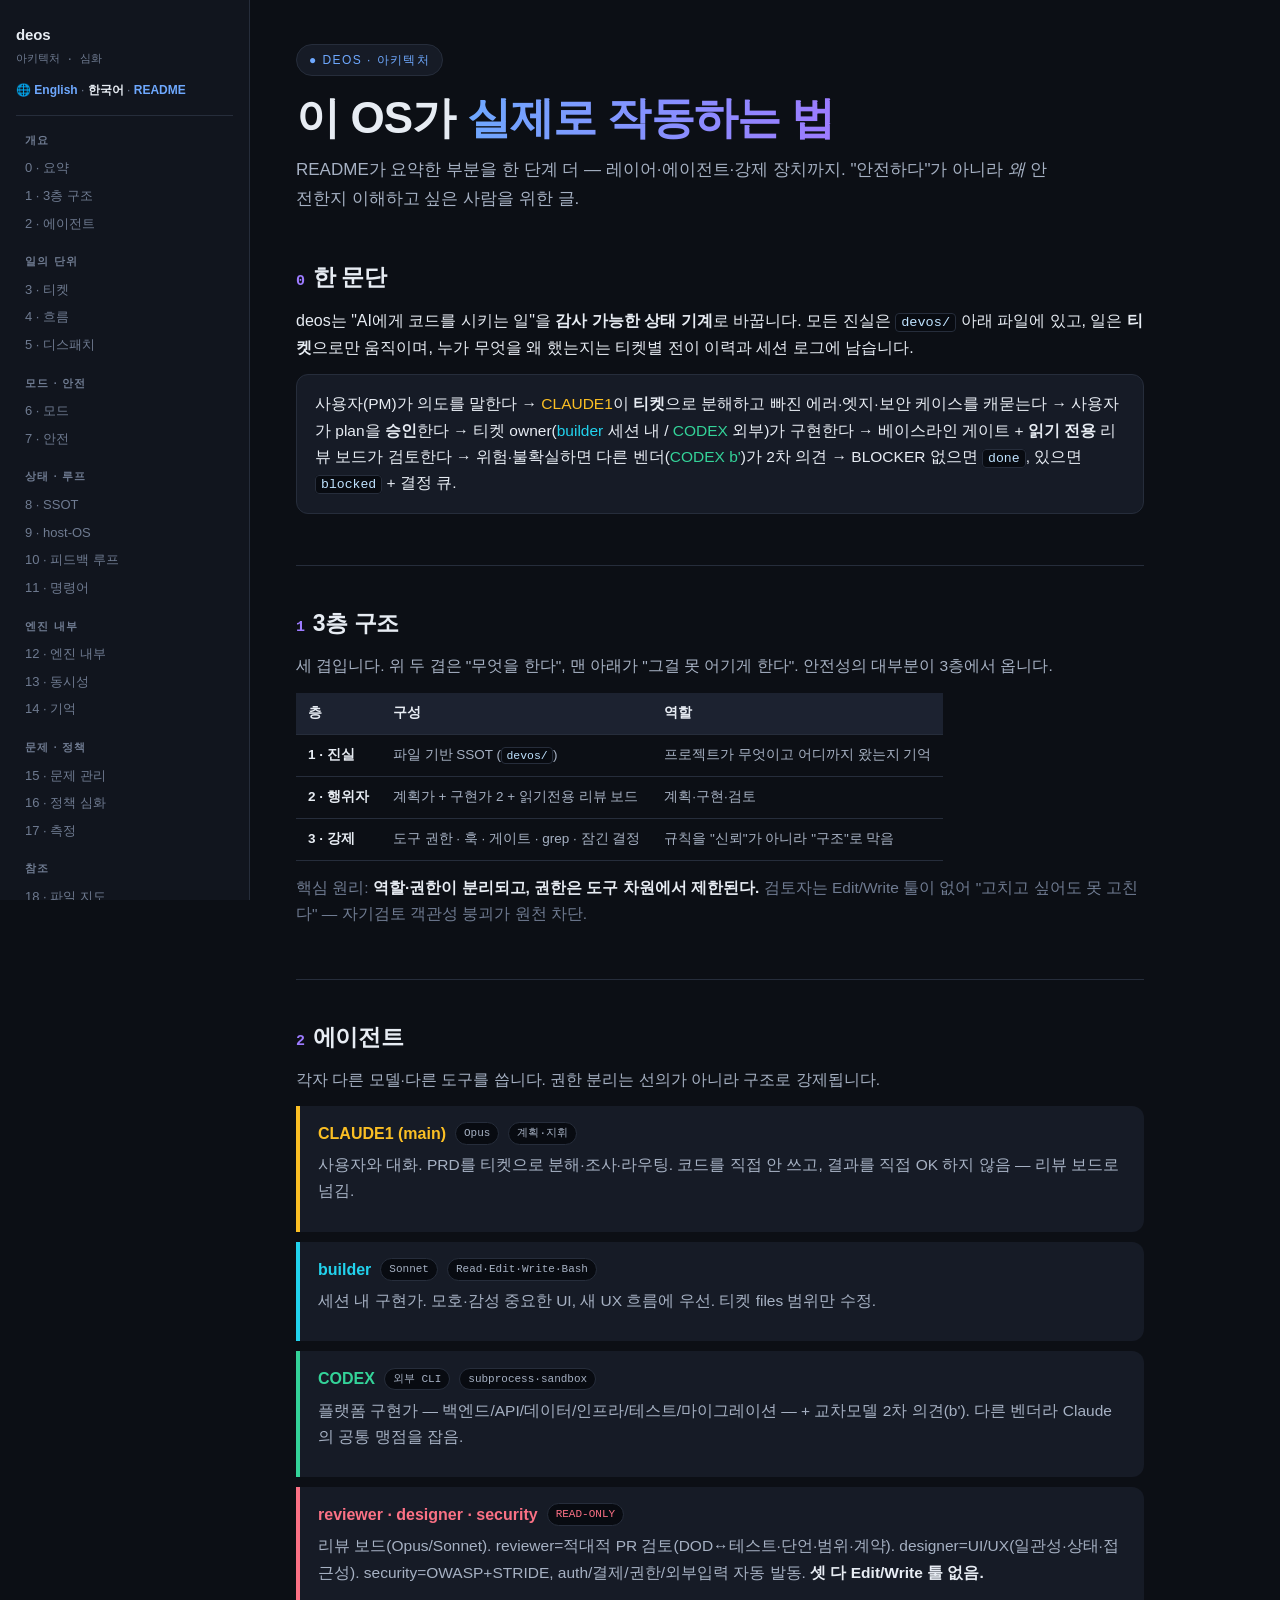
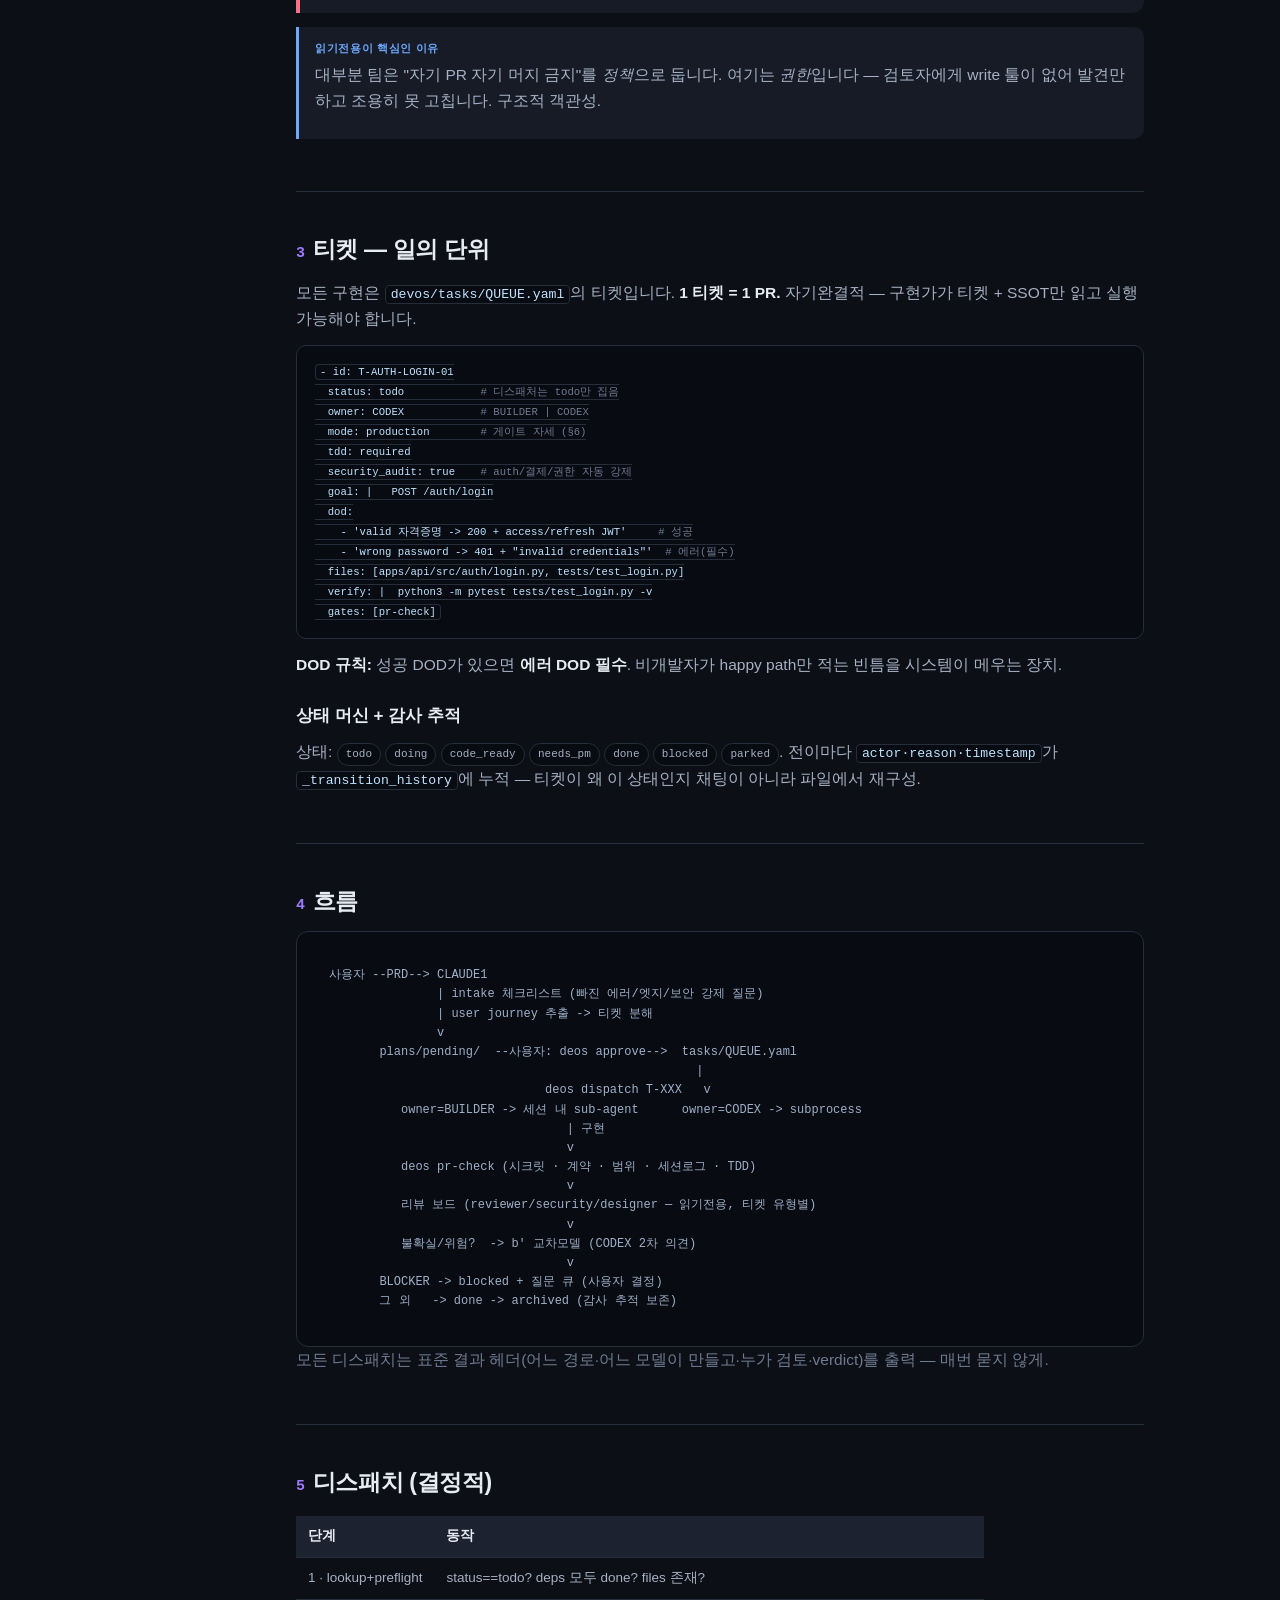
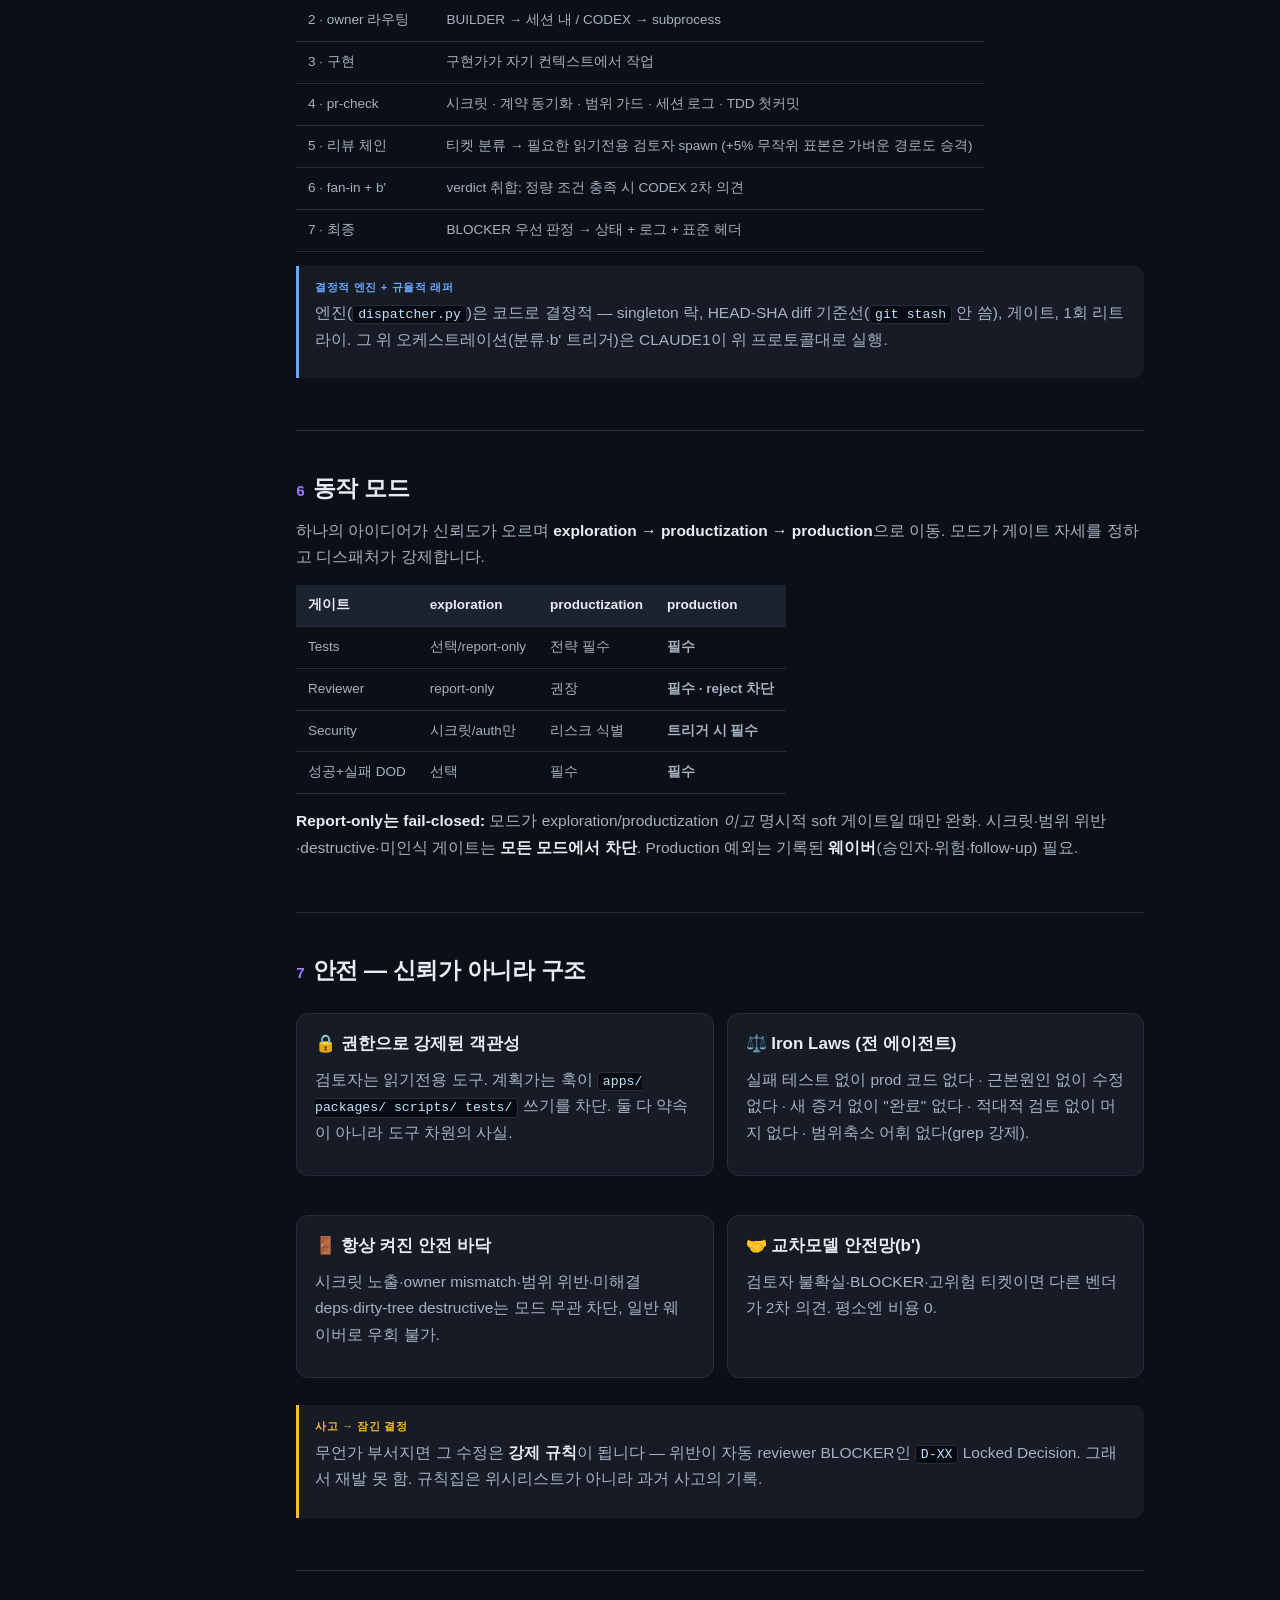
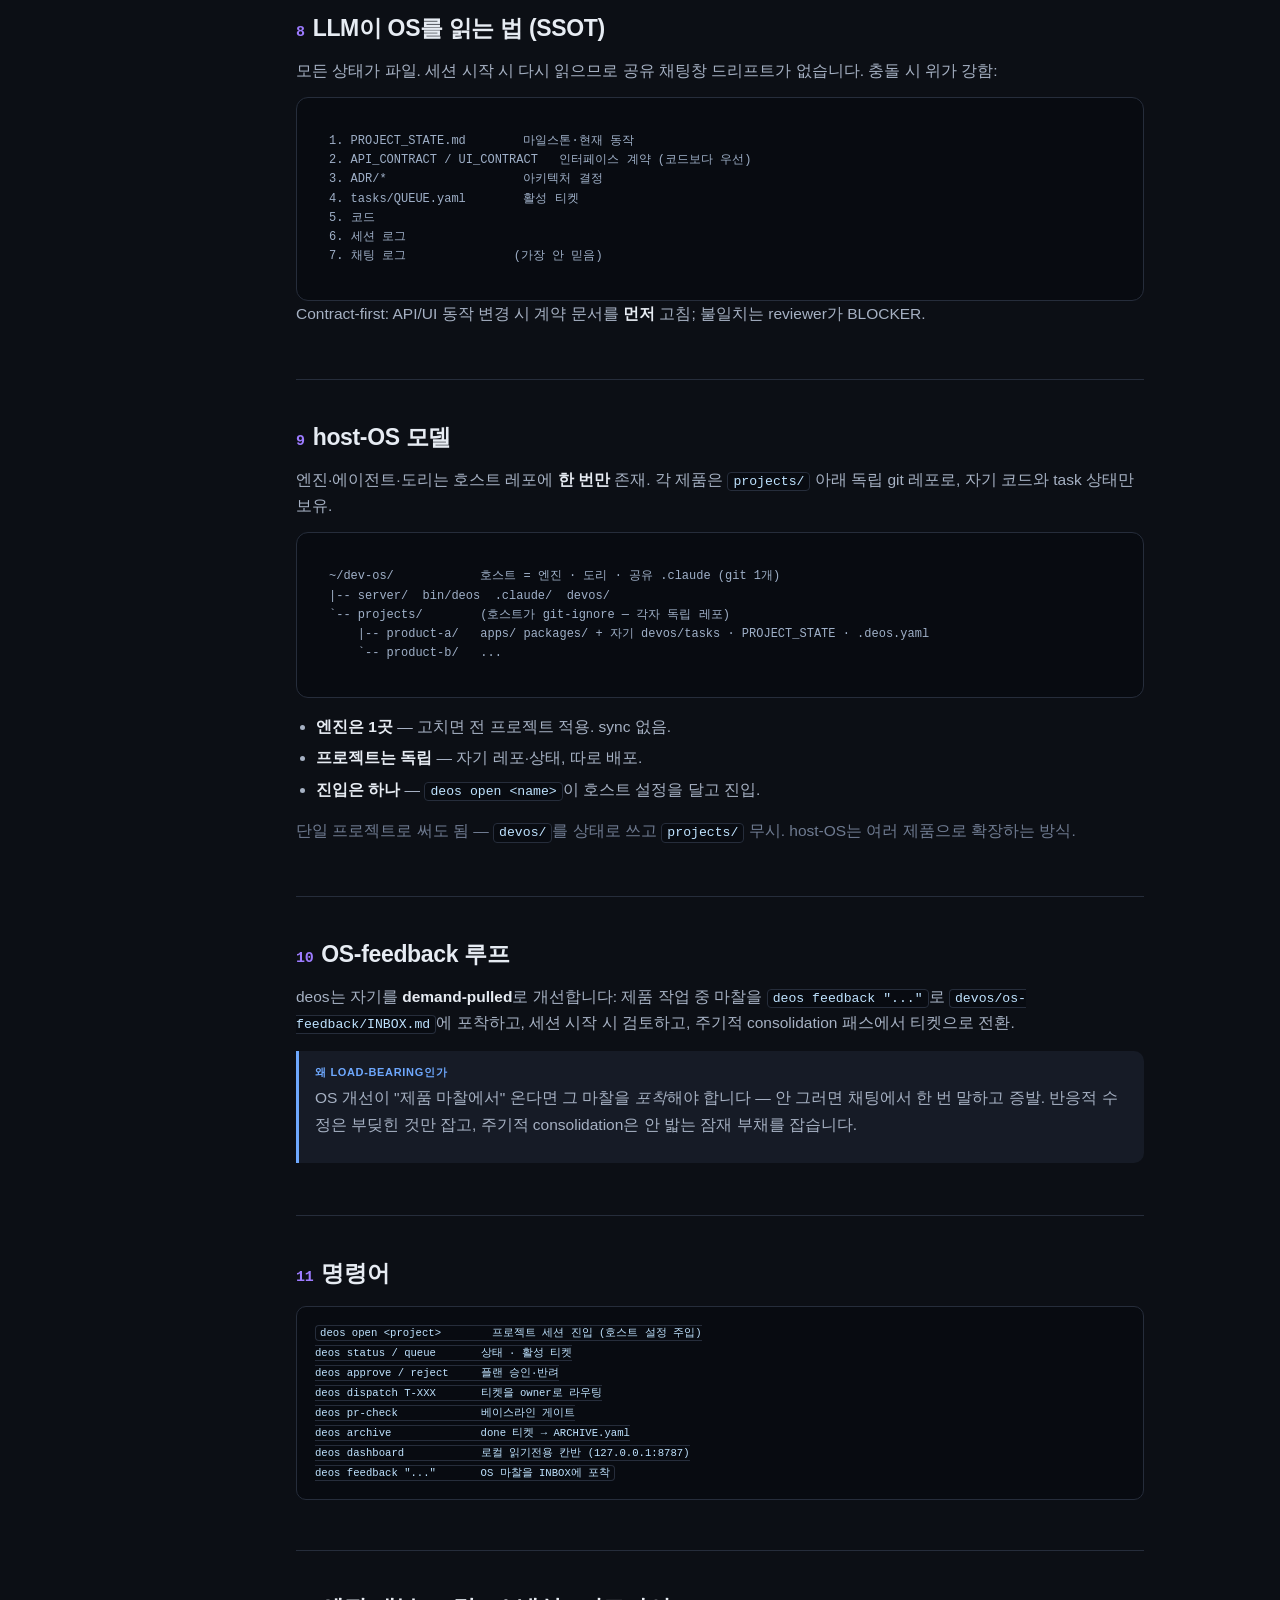
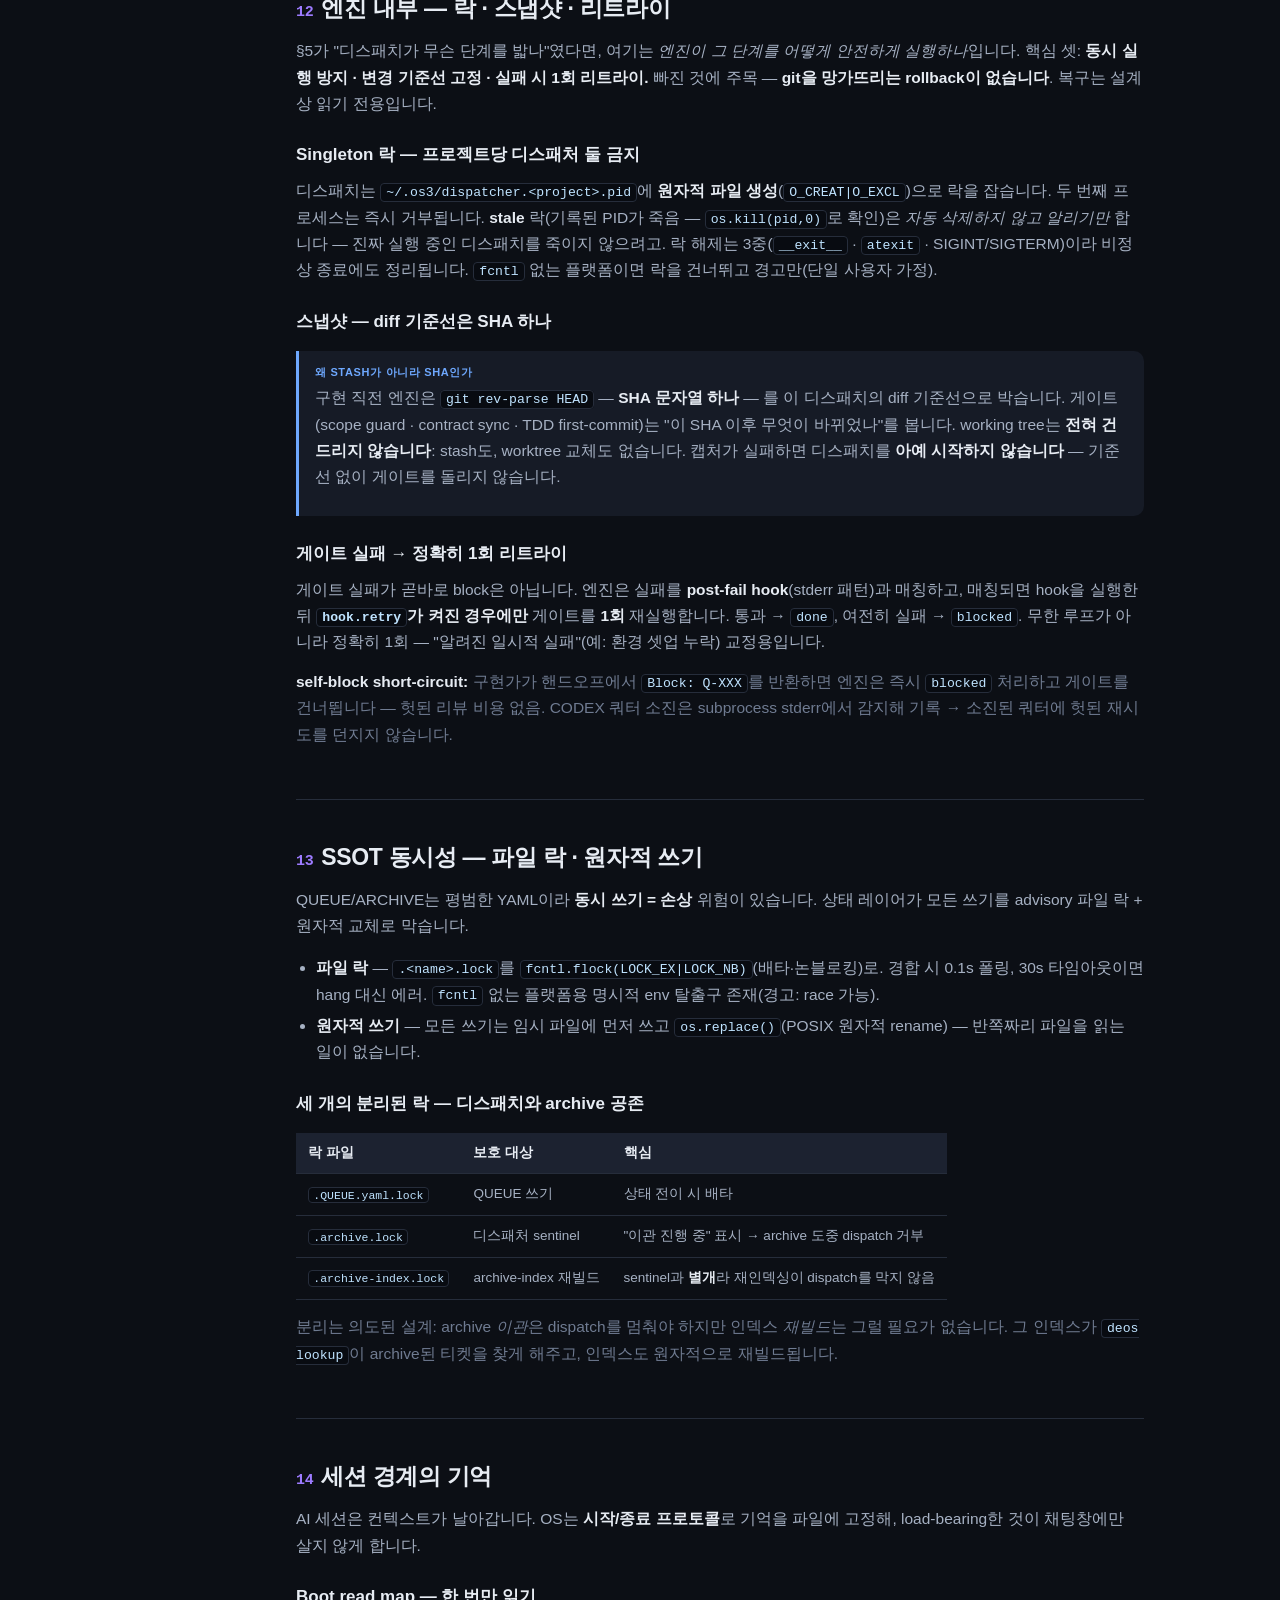
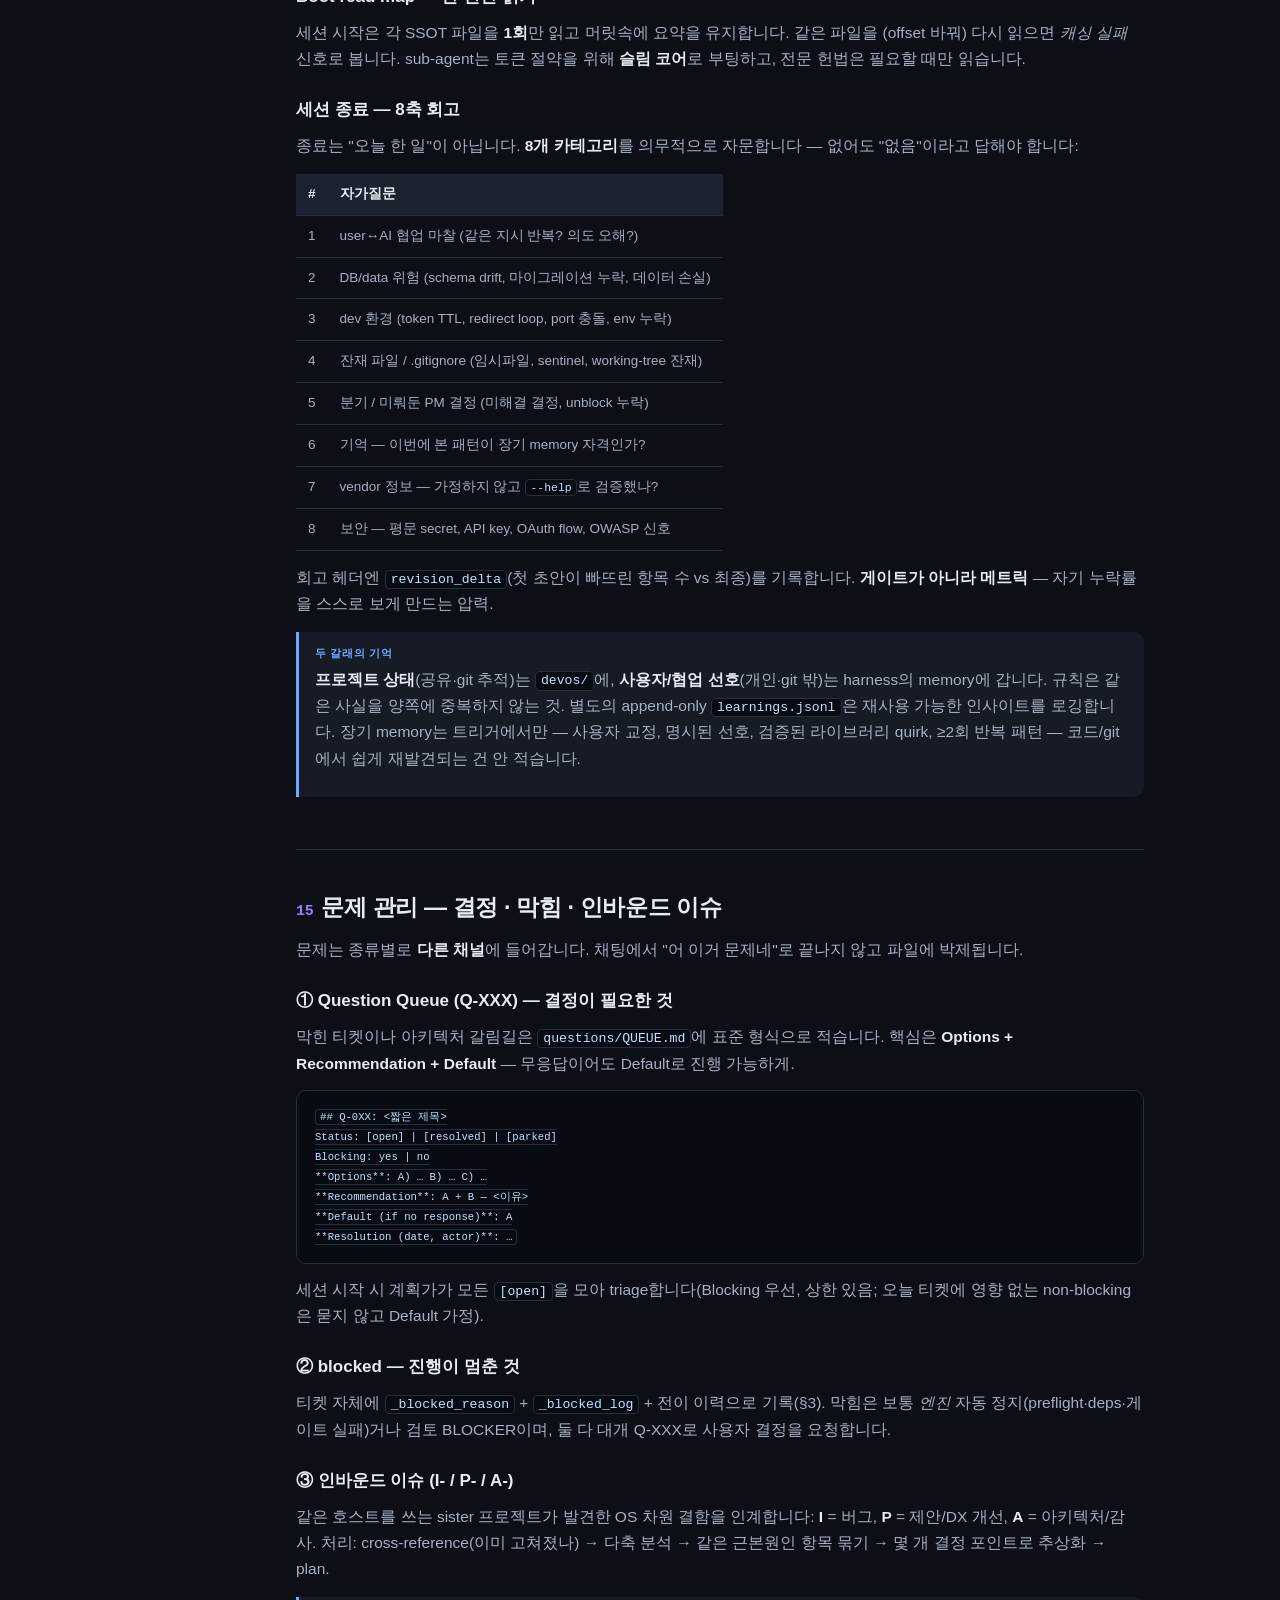
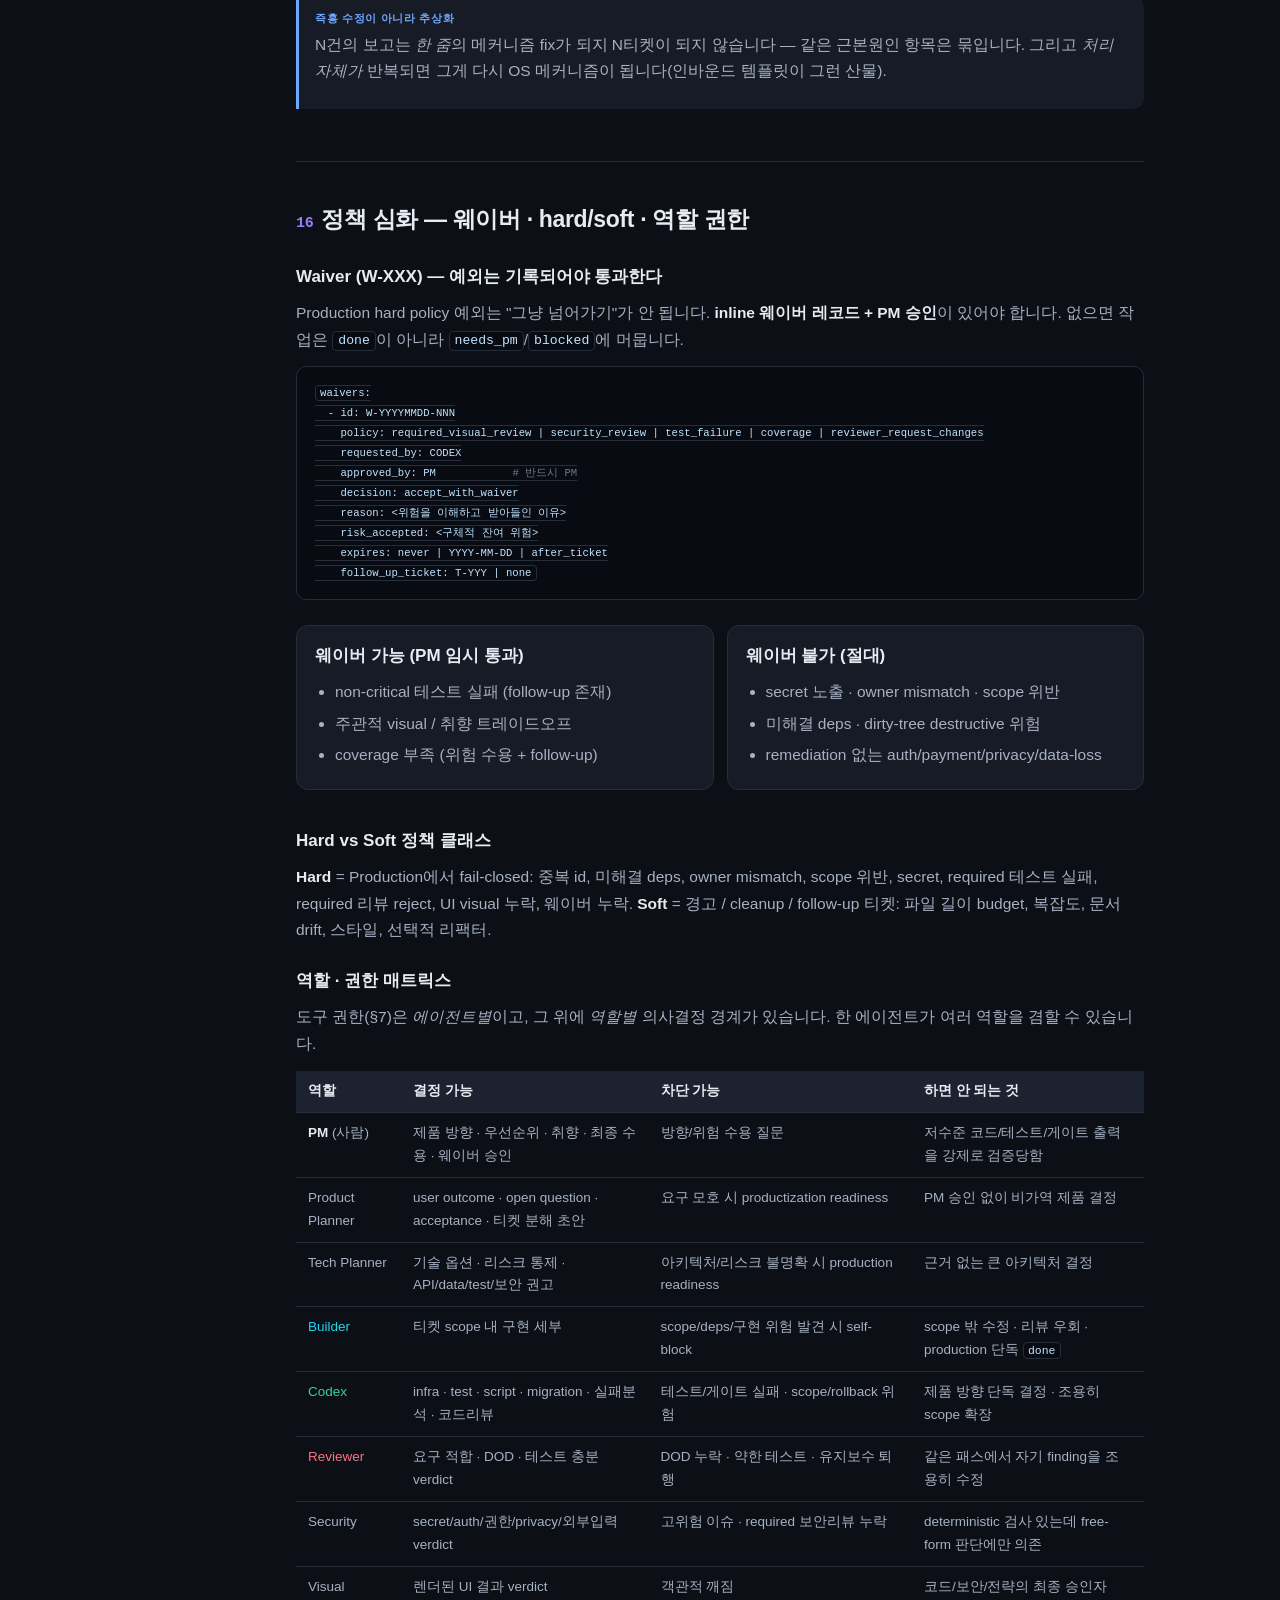
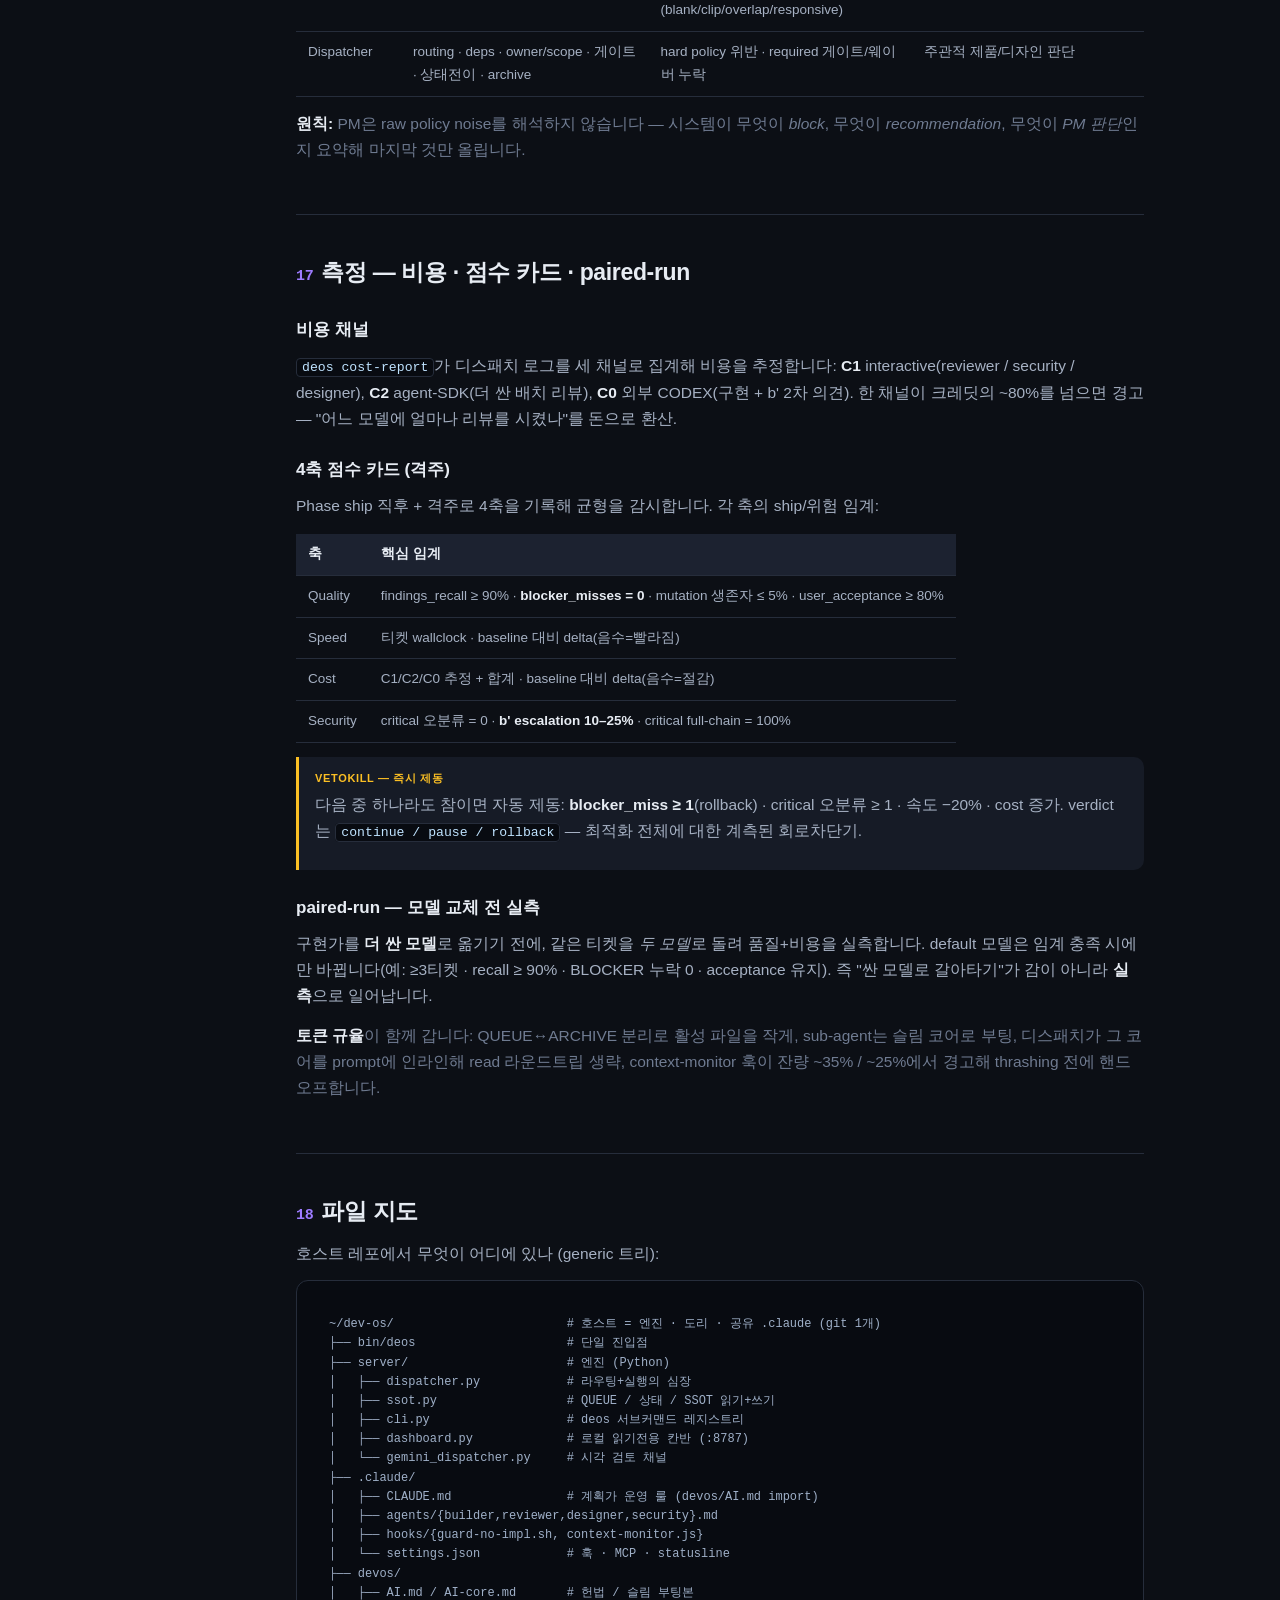
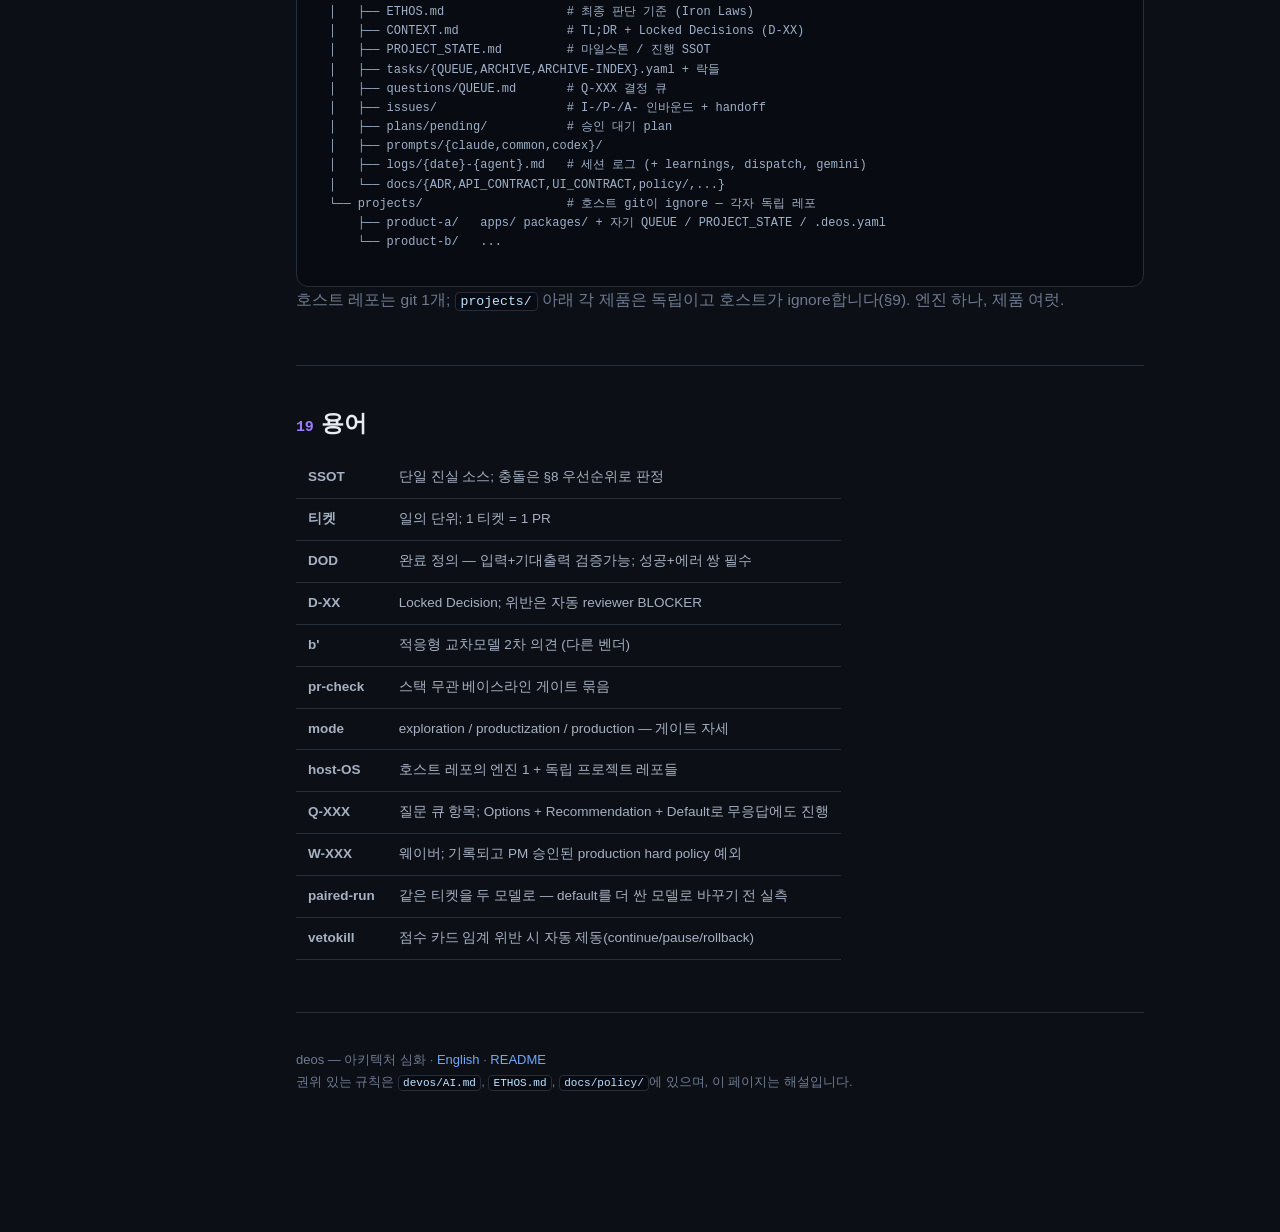
<file: docs/deep-dive.ko.html>
<!DOCTYPE html>
<html lang="ko">
<head>
<meta charset="UTF-8">
<meta name="viewport" content="width=device-width, initial-scale=1.0">
<title>deos — 아키텍처 심화</title>
<style>
  :root{--bg:#0c0f15;--panel:#11151e;--card:#161b26;--card2:#1c2230;--line:#262d3b;--ink:#e7ecf3;--ink2:#a6b1c3;--ink3:#6f7b91;--acc:#6ea8fe;--acc2:#9d7bff;--ok:#34d399;--warn:#fbbf24;--block:#fb7185;--builder:#22d3ee;--reviewer:#fb7185;--designer:#c084fc;--security:#fb923c;--codex:#34d399;--claude1:#fbbf24;--mono:"SF Mono",ui-monospace,Menlo,Consolas,monospace;--sans:-apple-system,BlinkMacSystemFont,"Segoe UI","Apple SD Gothic Neo",Roboto,sans-serif}
  *{box-sizing:border-box}html{scroll-behavior:smooth}
  body{margin:0;background:var(--bg);color:var(--ink);font-family:var(--sans);line-height:1.7;font-size:15.5px;-webkit-font-smoothing:antialiased}
  a{color:var(--acc);text-decoration:none}a:hover{text-decoration:underline}
  code{font-family:var(--mono);font-size:.85em;background:#080b11;border:1px solid var(--line);border-radius:4px;padding:.08em .38em;color:#bfe3ff}
  pre{font-family:var(--mono);font-size:12.5px;line-height:1.6;background:#080b11;border:1px solid var(--line);border-radius:10px;padding:16px 18px;overflow-x:auto;color:#ccd6e4}
  .wrap{max-width:none;margin:0;padding:0}
  header.hero{border-bottom:1px solid var(--line);background:radial-gradient(900px 380px at 80% -10%,rgba(157,123,255,.18),transparent 60%),radial-gradient(700px 320px at 5% 0,rgba(110,168,254,.14),transparent 55%),var(--bg)}
  .hero-in{padding:60px 0 40px}
  .kick{display:inline-block;font-size:12px;letter-spacing:.12em;text-transform:uppercase;color:var(--acc);border:1px solid var(--line);background:var(--card);padding:5px 12px;border-radius:999px;margin-bottom:18px}
  h1{font-size:clamp(28px,5vw,44px);line-height:1.08;margin:0 0 14px;letter-spacing:-.02em;font-weight:800}
  h1 .g{background:linear-gradient(100deg,var(--acc),var(--acc2));-webkit-background-clip:text;background-clip:text;color:transparent}
  .lead{font-size:17px;color:var(--ink2);max-width:760px;margin:0 0 18px}
  .langs{font-size:13px;color:var(--ink3)}.langs a{font-weight:600}
  .shell{display:grid;grid-template-columns:250px 1fr;max-width:1300px;margin:0 auto;min-height:100vh}
  aside{position:sticky;top:0;align-self:start;height:100vh;overflow-y:auto;border-right:1px solid var(--line);background:var(--panel);padding:22px 16px}
  aside .brand{font-weight:800;font-size:15px;letter-spacing:-.01em;margin-bottom:2px}
  aside .ver{font-family:var(--mono);font-size:11px;color:var(--ink3);margin-bottom:12px}
  aside .langs{font-size:12px;color:var(--ink3);margin:0 0 14px;padding-bottom:14px;border-bottom:1px solid var(--line)}
  aside .langs a{font-weight:600}
  aside nav a{display:block;font-size:13px;color:var(--ink3);padding:5px 9px;border-radius:7px;line-height:1.35}
  aside nav a:hover{color:var(--ink);background:var(--card);text-decoration:none}
  aside nav .grp{font-size:10.5px;letter-spacing:.12em;text-transform:uppercase;color:var(--ink3);margin:16px 9px 5px;font-weight:700}
  main{padding:44px 46px 80px;min-width:0;max-width:940px}
  @media(max-width:880px){.shell{grid-template-columns:1fr}aside{position:static;height:auto;overflow:visible;border-right:none;border-bottom:1px solid var(--line)}aside nav{display:flex;flex-wrap:wrap;gap:2px}aside nav .grp{width:100%}main{padding:28px 20px 60px}}
  section{padding:38px 0;border-top:1px solid var(--line);scroll-margin-top:16px}section:first-of-type{border-top:none;padding-top:26px}
  h2{font-size:23px;font-weight:800;letter-spacing:-.015em;margin:0 0 10px}
  h2 .n{font-family:var(--mono);font-size:15px;color:var(--acc2);font-weight:600;margin-right:8px}
  h3{font-size:17px;font-weight:700;margin:24px 0 8px}
  p{color:var(--ink2);margin:0 0 13px}ul,ol{color:var(--ink2);padding-left:20px}li{margin:5px 0}
  strong{color:var(--ink)}.muted{color:var(--ink3)}.lead2{font-size:16px;color:var(--ink)}
  table{width:100%;border-collapse:collapse;margin:14px 0;font-size:13.5px;display:block;overflow-x:auto}
  th,td{text-align:left;padding:9px 12px;border-bottom:1px solid var(--line);vertical-align:top}
  th{color:var(--ink);font-weight:700;background:var(--card2);white-space:nowrap}td{color:var(--ink2)}
  .card{background:var(--card);border:1px solid var(--line);border-radius:12px;padding:16px 18px;margin:13px 0}
  .grid{display:grid;gap:13px}.g2{grid-template-columns:1fr 1fr}
  @media(max-width:760px){.g2{grid-template-columns:1fr}}
  .note{border-left:3px solid var(--acc);background:var(--card);border-radius:0 10px 10px 0;padding:12px 16px;margin:14px 0}
  .note .l{font-weight:800;font-size:11px;letter-spacing:.06em;text-transform:uppercase;color:var(--acc);display:block;margin-bottom:4px}
  .note.warn{border-color:var(--warn)}.note.warn .l{color:var(--warn)}
  .chip{display:inline-block;font-family:var(--mono);font-size:11px;padding:1px 8px;border-radius:999px;border:1px solid var(--line);background:#080b11;color:var(--ink2)}
  .c1{color:var(--claude1)}.b{color:var(--builder)}.cx{color:var(--codex)}.r{color:var(--reviewer)}
  .agent{border-left:4px solid var(--line);background:var(--card);border-radius:0 12px 12px 0;padding:14px 18px;margin:10px 0}
  .agent .top{display:flex;align-items:center;gap:9px;flex-wrap:wrap;margin-bottom:5px}.agent .nm{font-weight:800;font-size:16px}
  .agent.c1{border-color:var(--claude1)}.agent.c1 .nm{color:var(--claude1)}
  .agent.b{border-color:var(--builder)}.agent.b .nm{color:var(--builder)}
  .agent.cx{border-color:var(--codex)}.agent.cx .nm{color:var(--codex)}
  .agent.r{border-color:var(--reviewer)}.agent.r .nm{color:var(--reviewer)}
  .diagram{background:#080b11;border:1px solid var(--line);border-radius:12px;padding:6px 14px;overflow-x:auto}
  .diagram pre{border:none;background:none;font-size:12px;color:#9fb0c8;white-space:pre}
  .foot{color:var(--ink3);font-size:13px;padding:36px 0 60px;border-top:1px solid var(--line)}
</style>
</head>
<body>
<div class="shell">

<aside>
  <div class="brand">deos</div>
  <div class="ver">아키텍처 · 심화</div>
  <div class="langs">🌐 <a href="deep-dive.en.html">English</a> · <strong>한국어</strong> · <a href="https://github.com/theprdguy/deos">README</a></div>
  <nav>
    <div class="grp">개요</div>
    <a href="#tl">0 · 요약</a>
    <a href="#layers">1 · 3층 구조</a>
    <a href="#agents">2 · 에이전트</a>
    <div class="grp">일의 단위</div>
    <a href="#tickets">3 · 티켓</a>
    <a href="#flow">4 · 흐름</a>
    <a href="#dispatch">5 · 디스패치</a>
    <div class="grp">모드 · 안전</div>
    <a href="#modes">6 · 모드</a>
    <a href="#safety">7 · 안전</a>
    <div class="grp">상태 · 루프</div>
    <a href="#ssot">8 · SSOT</a>
    <a href="#hostos">9 · host-OS</a>
    <a href="#feedback">10 · 피드백 루프</a>
    <a href="#cli">11 · 명령어</a>
    <div class="grp">엔진 내부</div>
    <a href="#engine">12 · 엔진 내부</a>
    <a href="#concurrency">13 · 동시성</a>
    <a href="#memory">14 · 기억</a>
    <div class="grp">문제 · 정책</div>
    <a href="#problems">15 · 문제 관리</a>
    <a href="#policy">16 · 정책 심화</a>
    <a href="#metrics">17 · 측정</a>
    <div class="grp">참조</div>
    <a href="#map">18 · 파일 지도</a>
    <a href="#glossary">19 · 용어</a>
  </nav>
</aside>

<main>
  <span class="kick">● deos · 아키텍처</span>
  <h1>이 OS가 <span class="g">실제로 작동하는 법</span></h1>
  <p class="lead">README가 요약한 부분을 한 단계 더 — 레이어·에이전트·강제 장치까지. "안전하다"가 아니라 <em>왜</em> 안전한지 이해하고 싶은 사람을 위한 글.</p>

<section id="tl"><div class="wrap">
  <h2><span class="n">0</span>한 문단</h2>
  <p class="lead2">deos는 "AI에게 코드를 시키는 일"을 <strong>감사 가능한 상태 기계</strong>로 바꿉니다. 모든 진실은 <code>devos/</code> 아래 파일에 있고, 일은 <strong>티켓</strong>으로만 움직이며, 누가 무엇을 왜 했는지는 티켓별 전이 이력과 세션 로그에 남습니다.</p>
  <div class="card"><p style="margin:0;color:var(--ink)">사용자(PM)가 의도를 말한다 → <span class="c1">CLAUDE1</span>이 <strong>티켓</strong>으로 분해하고 빠진 에러·엣지·보안 케이스를 캐묻는다 → 사용자가 plan을 <strong>승인</strong>한다 → 티켓 owner(<span class="b">builder</span> 세션 내 / <span class="cx">CODEX</span> 외부)가 구현한다 → 베이스라인 게이트 + <strong>읽기 전용</strong> 리뷰 보드가 검토한다 → 위험·불확실하면 다른 벤더(<span class="cx">CODEX b'</span>)가 2차 의견 → BLOCKER 없으면 <code>done</code>, 있으면 <code>blocked</code> + 결정 큐.</p></div>
</div></section>

<section id="layers"><div class="wrap">
  <h2><span class="n">1</span>3층 구조</h2>
  <p>세 겹입니다. 위 두 겹은 "무엇을 한다", 맨 아래가 "그걸 못 어기게 한다". 안전성의 대부분이 3층에서 옵니다.</p>
  <table>
    <thead><tr><th>층</th><th>구성</th><th>역할</th></tr></thead>
    <tbody>
      <tr><td><strong>1 · 진실</strong></td><td>파일 기반 SSOT (<code>devos/</code>)</td><td>프로젝트가 무엇이고 어디까지 왔는지 기억</td></tr>
      <tr><td><strong>2 · 행위자</strong></td><td>계획가 + 구현가 2 + 읽기전용 리뷰 보드</td><td>계획·구현·검토</td></tr>
      <tr><td><strong>3 · 강제</strong></td><td>도구 권한 · 훅 · 게이트 · grep · 잠긴 결정</td><td>규칙을 "신뢰"가 아니라 "구조"로 막음</td></tr>
    </tbody>
  </table>
  <p class="muted">핵심 원리: <strong>역할·권한이 분리되고, 권한은 도구 차원에서 제한된다.</strong> 검토자는 Edit/Write 툴이 없어 "고치고 싶어도 못 고친다" — 자기검토 객관성 붕괴가 원천 차단.</p>
</div></section>

<section id="agents"><div class="wrap">
  <h2><span class="n">2</span>에이전트</h2>
  <p>각자 다른 모델·다른 도구를 씁니다. 권한 분리는 선의가 아니라 구조로 강제됩니다.</p>
  <div class="agent c1"><div class="top"><span class="nm">CLAUDE1 (main)</span><span class="chip">Opus</span><span class="chip">계획·지휘</span></div><p>사용자와 대화. PRD를 티켓으로 분해·조사·라우팅. 코드를 직접 안 쓰고, 결과를 직접 OK 하지 않음 — 리뷰 보드로 넘김.</p></div>
  <div class="agent b"><div class="top"><span class="nm">builder</span><span class="chip">Sonnet</span><span class="chip">Read·Edit·Write·Bash</span></div><p>세션 내 구현가. 모호·감성 중요한 UI, 새 UX 흐름에 우선. 티켓 files 범위만 수정.</p></div>
  <div class="agent cx"><div class="top"><span class="nm">CODEX</span><span class="chip">외부 CLI</span><span class="chip">subprocess·sandbox</span></div><p>플랫폼 구현가 — 백엔드/API/데이터/인프라/테스트/마이그레이션 — + 교차모델 2차 의견(b'). 다른 벤더라 Claude의 공통 맹점을 잡음.</p></div>
  <div class="agent r"><div class="top"><span class="nm">reviewer · designer · security</span><span class="chip" style="color:var(--reviewer)">READ-ONLY</span></div><p>리뷰 보드(Opus/Sonnet). reviewer=적대적 PR 검토(DOD↔테스트·단언·범위·계약). designer=UI/UX(일관성·상태·접근성). security=OWASP+STRIDE, auth/결제/권한/외부입력 자동 발동. <strong>셋 다 Edit/Write 툴 없음.</strong></p></div>
  <div class="note"><span class="l">읽기전용이 핵심인 이유</span><p>대부분 팀은 "자기 PR 자기 머지 금지"를 <em>정책</em>으로 둡니다. 여기는 <em>권한</em>입니다 — 검토자에게 write 툴이 없어 발견만 하고 조용히 못 고칩니다. 구조적 객관성.</p></div>
</div></section>

<section id="tickets"><div class="wrap">
  <h2><span class="n">3</span>티켓 — 일의 단위</h2>
  <p>모든 구현은 <code>devos/tasks/QUEUE.yaml</code>의 티켓입니다. <strong>1 티켓 = 1 PR.</strong> 자기완결적 — 구현가가 티켓 + SSOT만 읽고 실행 가능해야 합니다.</p>
  <pre><code>- id: T-AUTH-LOGIN-01
  status: todo            <span class="muted"># 디스패처는 todo만 집음</span>
  owner: CODEX            <span class="muted"># BUILDER | CODEX</span>
  mode: production        <span class="muted"># 게이트 자세 (§6)</span>
  tdd: required
  security_audit: true    <span class="muted"># auth/결제/권한 자동 강제</span>
  goal: |   POST /auth/login
  dod:
    - 'valid 자격증명 -> 200 + access/refresh JWT'     <span class="muted"># 성공</span>
    - 'wrong password -> 401 + "invalid credentials"'  <span class="muted"># 에러(필수)</span>
  files: [apps/api/src/auth/login.py, tests/test_login.py]
  verify: |  python3 -m pytest tests/test_login.py -v
  gates: [pr-check]</code></pre>
  <p><strong>DOD 규칙:</strong> 성공 DOD가 있으면 <strong>에러 DOD 필수</strong>. 비개발자가 happy path만 적는 빈틈을 시스템이 메우는 장치.</p>
  <h3>상태 머신 + 감사 추적</h3>
  <p>상태: <span class="chip">todo</span> <span class="chip">doing</span> <span class="chip">code_ready</span> <span class="chip">needs_pm</span> <span class="chip">done</span> <span class="chip">blocked</span> <span class="chip">parked</span>. 전이마다 <code>actor·reason·timestamp</code>가 <code>_transition_history</code>에 누적 — 티켓이 왜 이 상태인지 채팅이 아니라 파일에서 재구성.</p>
</div></section>

<section id="flow"><div class="wrap">
  <h2><span class="n">4</span>흐름</h2>
  <div class="diagram"><pre>사용자 --PRD--> CLAUDE1
               | intake 체크리스트 (빠진 에러/엣지/보안 강제 질문)
               | user journey 추출 -> 티켓 분해
               v
       plans/pending/  --사용자: deos approve-->  tasks/QUEUE.yaml
                                                   |
                              deos dispatch T-XXX   v
          owner=BUILDER -> 세션 내 sub-agent      owner=CODEX -> subprocess
                                 | 구현
                                 v
          deos pr-check (시크릿 · 계약 · 범위 · 세션로그 · TDD)
                                 v
          리뷰 보드 (reviewer/security/designer — 읽기전용, 티켓 유형별)
                                 v
          불확실/위험?  -> b' 교차모델 (CODEX 2차 의견)
                                 v
       BLOCKER -> blocked + 질문 큐 (사용자 결정)
       그 외   -> done -> archived (감사 추적 보존)</pre></div>
  <p class="muted">모든 디스패치는 표준 결과 헤더(어느 경로·어느 모델이 만들고·누가 검토·verdict)를 출력 — 매번 묻지 않게.</p>
</div></section>

<section id="dispatch"><div class="wrap">
  <h2><span class="n">5</span>디스패치 (결정적)</h2>
  <table>
    <thead><tr><th>단계</th><th>동작</th></tr></thead>
    <tbody>
      <tr><td>1 · lookup+preflight</td><td>status==todo? deps 모두 done? files 존재?</td></tr>
      <tr><td>2 · owner 라우팅</td><td>BUILDER → 세션 내 / CODEX → subprocess</td></tr>
      <tr><td>3 · 구현</td><td>구현가가 자기 컨텍스트에서 작업</td></tr>
      <tr><td>4 · pr-check</td><td>시크릿 · 계약 동기화 · 범위 가드 · 세션 로그 · TDD 첫커밋</td></tr>
      <tr><td>5 · 리뷰 체인</td><td>티켓 분류 → 필요한 읽기전용 검토자 spawn (+5% 무작위 표본은 가벼운 경로도 승격)</td></tr>
      <tr><td>6 · fan-in + b'</td><td>verdict 취합; 정량 조건 충족 시 CODEX 2차 의견</td></tr>
      <tr><td>7 · 최종</td><td>BLOCKER 우선 판정 → 상태 + 로그 + 표준 헤더</td></tr>
    </tbody>
  </table>
  <div class="note"><span class="l">결정적 엔진 + 규율적 래퍼</span><p>엔진(<code>dispatcher.py</code>)은 코드로 결정적 — singleton 락, HEAD-SHA diff 기준선(<code>git stash</code> 안 씀), 게이트, 1회 리트라이. 그 위 오케스트레이션(분류·b' 트리거)은 CLAUDE1이 위 프로토콜대로 실행.</p></div>
</div></section>

<section id="modes"><div class="wrap">
  <h2><span class="n">6</span>동작 모드</h2>
  <p>하나의 아이디어가 신뢰도가 오르며 <strong>exploration → productization → production</strong>으로 이동. 모드가 게이트 자세를 정하고 디스패처가 강제합니다.</p>
  <table>
    <thead><tr><th>게이트</th><th>exploration</th><th>productization</th><th>production</th></tr></thead>
    <tbody>
      <tr><td>Tests</td><td>선택/report-only</td><td>전략 필수</td><td><b>필수</b></td></tr>
      <tr><td>Reviewer</td><td>report-only</td><td>권장</td><td><b>필수 · reject 차단</b></td></tr>
      <tr><td>Security</td><td>시크릿/auth만</td><td>리스크 식별</td><td><b>트리거 시 필수</b></td></tr>
      <tr><td>성공+실패 DOD</td><td>선택</td><td>필수</td><td><b>필수</b></td></tr>
    </tbody>
  </table>
  <p><strong>Report-only는 fail-closed:</strong> 모드가 exploration/productization <em>이고</em> 명시적 soft 게이트일 때만 완화. 시크릿·범위 위반·destructive·미인식 게이트는 <strong>모든 모드에서 차단</strong>. Production 예외는 기록된 <strong>웨이버</strong>(승인자·위험·follow-up) 필요.</p>
</div></section>

<section id="safety"><div class="wrap">
  <h2><span class="n">7</span>안전 — 신뢰가 아니라 구조</h2>
  <div class="grid g2">
    <div class="card"><h3 style="margin-top:0">🔒 권한으로 강제된 객관성</h3><p>검토자는 읽기전용 도구. 계획가는 훅이 <code>apps/ packages/ scripts/ tests/</code> 쓰기를 차단. 둘 다 약속이 아니라 도구 차원의 사실.</p></div>
    <div class="card"><h3 style="margin-top:0">⚖️ Iron Laws (전 에이전트)</h3><p>실패 테스트 없이 prod 코드 없다 · 근본원인 없이 수정 없다 · 새 증거 없이 "완료" 없다 · 적대적 검토 없이 머지 없다 · 범위축소 어휘 없다(grep 강제).</p></div>
    <div class="card"><h3 style="margin-top:0">🚪 항상 켜진 안전 바닥</h3><p>시크릿 노출·owner mismatch·범위 위반·미해결 deps·dirty-tree destructive는 모드 무관 차단, 일반 웨이버로 우회 불가.</p></div>
    <div class="card"><h3 style="margin-top:0">🤝 교차모델 안전망(b')</h3><p>검토자 불확실·BLOCKER·고위험 티켓이면 다른 벤더가 2차 의견. 평소엔 비용 0.</p></div>
  </div>
  <div class="note warn"><span class="l">사고 → 잠긴 결정</span><p>무언가 부서지면 그 수정은 <strong>강제 규칙</strong>이 됩니다 — 위반이 자동 reviewer BLOCKER인 <code>D-XX</code> Locked Decision. 그래서 재발 못 함. 규칙집은 위시리스트가 아니라 과거 사고의 기록.</p></div>
</div></section>

<section id="ssot"><div class="wrap">
  <h2><span class="n">8</span>LLM이 OS를 읽는 법 (SSOT)</h2>
  <p>모든 상태가 파일. 세션 시작 시 다시 읽으므로 공유 채팅창 드리프트가 없습니다. 충돌 시 위가 강함:</p>
  <div class="diagram"><pre>1. PROJECT_STATE.md        마일스톤·현재 동작
2. API_CONTRACT / UI_CONTRACT   인터페이스 계약 (코드보다 우선)
3. ADR/*                   아키텍처 결정
4. tasks/QUEUE.yaml        활성 티켓
5. 코드
6. 세션 로그
7. 채팅 로그               (가장 안 믿음)</pre></div>
  <p>Contract-first: API/UI 동작 변경 시 계약 문서를 <strong>먼저</strong> 고침; 불일치는 reviewer가 BLOCKER.</p>
</div></section>

<section id="hostos"><div class="wrap">
  <h2><span class="n">9</span>host-OS 모델</h2>
  <p>엔진·에이전트·도리는 호스트 레포에 <strong>한 번만</strong> 존재. 각 제품은 <code>projects/</code> 아래 독립 git 레포로, 자기 코드와 task 상태만 보유.</p>
  <div class="diagram"><pre>~/dev-os/            호스트 = 엔진 · 도리 · 공유 .claude (git 1개)
|-- server/  bin/deos  .claude/  devos/
`-- projects/        (호스트가 git-ignore — 각자 독립 레포)
    |-- product-a/   apps/ packages/ + 자기 devos/tasks · PROJECT_STATE · .deos.yaml
    `-- product-b/   ...</pre></div>
  <ul>
    <li><strong>엔진은 1곳</strong> — 고치면 전 프로젝트 적용. sync 없음.</li>
    <li><strong>프로젝트는 독립</strong> — 자기 레포·상태, 따로 배포.</li>
    <li><strong>진입은 하나</strong> — <code>deos open &lt;name&gt;</code>이 호스트 설정을 달고 진입.</li>
  </ul>
  <p class="muted">단일 프로젝트로 써도 됨 — <code>devos/</code>를 상태로 쓰고 <code>projects/</code> 무시. host-OS는 여러 제품으로 확장하는 방식.</p>
</div></section>

<section id="feedback"><div class="wrap">
  <h2><span class="n">10</span>OS-feedback 루프</h2>
  <p>deos는 자기를 <strong>demand-pulled</strong>로 개선합니다: 제품 작업 중 마찰을 <code>deos feedback "..."</code>로 <code>devos/os-feedback/INBOX.md</code>에 포착하고, 세션 시작 시 검토하고, 주기적 consolidation 패스에서 티켓으로 전환.</p>
  <div class="note"><span class="l">왜 load-bearing인가</span><p>OS 개선이 "제품 마찰에서" 온다면 그 마찰을 <em>포착</em>해야 합니다 — 안 그러면 채팅에서 한 번 말하고 증발. 반응적 수정은 부딪힌 것만 잡고, 주기적 consolidation은 안 밟는 잠재 부채를 잡습니다.</p></div>
</div></section>

<section id="cli"><div class="wrap">
  <h2><span class="n">11</span>명령어</h2>
  <pre><code>deos open &lt;project&gt;        프로젝트 세션 진입 (호스트 설정 주입)
deos status / queue       상태 · 활성 티켓
deos approve / reject     플랜 승인·반려
deos dispatch T-XXX       티켓을 owner로 라우팅
deos pr-check             베이스라인 게이트
deos archive              done 티켓 → ARCHIVE.yaml
deos dashboard            로컬 읽기전용 칸반 (127.0.0.1:8787)
deos feedback "..."       OS 마찰을 INBOX에 포착</code></pre>
</div></section>

<section id="engine"><div class="wrap">
  <h2><span class="n">12</span>엔진 내부 — 락 · 스냅샷 · 리트라이</h2>
  <p>§5가 "디스패치가 무슨 단계를 밟나"였다면, 여기는 <em>엔진이 그 단계를 어떻게 안전하게 실행하나</em>입니다. 핵심 셋: <strong>동시 실행 방지 · 변경 기준선 고정 · 실패 시 1회 리트라이.</strong> 빠진 것에 주목 — <strong>git을 망가뜨리는 rollback이 없습니다</strong>. 복구는 설계상 읽기 전용입니다.</p>
  <h3>Singleton 락 — 프로젝트당 디스패처 둘 금지</h3>
  <p>디스패치는 <code>~/.os3/dispatcher.&lt;project&gt;.pid</code>에 <strong>원자적 파일 생성</strong>(<code>O_CREAT|O_EXCL</code>)으로 락을 잡습니다. 두 번째 프로세스는 즉시 거부됩니다. <strong>stale</strong> 락(기록된 PID가 죽음 — <code>os.kill(pid,0)</code>로 확인)은 <em>자동 삭제하지 않고 알리기만</em> 합니다 — 진짜 실행 중인 디스패치를 죽이지 않으려고. 락 해제는 3중(<code>__exit__</code> · <code>atexit</code> · SIGINT/SIGTERM)이라 비정상 종료에도 정리됩니다. <code>fcntl</code> 없는 플랫폼이면 락을 건너뛰고 경고만(단일 사용자 가정).</p>
  <h3>스냅샷 — diff 기준선은 SHA 하나</h3>
  <div class="note"><span class="l">왜 stash가 아니라 SHA인가</span><p>구현 직전 엔진은 <code>git rev-parse HEAD</code> — <strong>SHA 문자열 하나</strong> — 를 이 디스패치의 diff 기준선으로 박습니다. 게이트(scope guard · contract sync · TDD first-commit)는 "이 SHA 이후 무엇이 바뀌었나"를 봅니다. working tree는 <strong>전혀 건드리지 않습니다</strong>: stash도, worktree 교체도 없습니다. 캡처가 실패하면 디스패치를 <strong>아예 시작하지 않습니다</strong> — 기준선 없이 게이트를 돌리지 않습니다.</p></div>
  <h3>게이트 실패 → 정확히 1회 리트라이</h3>
  <p>게이트 실패가 곧바로 block은 아닙니다. 엔진은 실패를 <strong>post-fail hook</strong>(stderr 패턴)과 매칭하고, 매칭되면 hook을 실행한 뒤 <strong><code>hook.retry</code>가 켜진 경우에만</strong> 게이트를 <strong>1회</strong> 재실행합니다. 통과 → <code>done</code>, 여전히 실패 → <code>blocked</code>. 무한 루프가 아니라 정확히 1회 — "알려진 일시적 실패"(예: 환경 셋업 누락) 교정용입니다.</p>
  <p class="muted"><strong>self-block short-circuit:</strong> 구현가가 핸드오프에서 <code>Block: Q-XXX</code>를 반환하면 엔진은 즉시 <code>blocked</code> 처리하고 게이트를 건너뜁니다 — 헛된 리뷰 비용 없음. CODEX 쿼터 소진은 subprocess stderr에서 감지해 기록 → 소진된 쿼터에 헛된 재시도를 던지지 않습니다.</p>
</div></section>

<section id="concurrency"><div class="wrap">
  <h2><span class="n">13</span>SSOT 동시성 — 파일 락 · 원자적 쓰기</h2>
  <p>QUEUE/ARCHIVE는 평범한 YAML이라 <strong>동시 쓰기 = 손상</strong> 위험이 있습니다. 상태 레이어가 모든 쓰기를 advisory 파일 락 + 원자적 교체로 막습니다.</p>
  <ul>
    <li><strong>파일 락</strong> — <code>.&lt;name&gt;.lock</code>를 <code>fcntl.flock(LOCK_EX|LOCK_NB)</code>(배타·논블로킹)로. 경합 시 0.1s 폴링, 30s 타임아웃이면 hang 대신 에러. <code>fcntl</code> 없는 플랫폼용 명시적 env 탈출구 존재(경고: race 가능).</li>
    <li><strong>원자적 쓰기</strong> — 모든 쓰기는 임시 파일에 먼저 쓰고 <code>os.replace()</code>(POSIX 원자적 rename) — 반쪽짜리 파일을 읽는 일이 없습니다.</li>
  </ul>
  <h3>세 개의 분리된 락 — 디스패치와 archive 공존</h3>
  <table>
    <thead><tr><th>락 파일</th><th>보호 대상</th><th>핵심</th></tr></thead>
    <tbody>
      <tr><td><code>.QUEUE.yaml.lock</code></td><td>QUEUE 쓰기</td><td>상태 전이 시 배타</td></tr>
      <tr><td><code>.archive.lock</code></td><td>디스패처 sentinel</td><td>"이관 진행 중" 표시 → archive 도중 dispatch 거부</td></tr>
      <tr><td><code>.archive-index.lock</code></td><td>archive-index 재빌드</td><td>sentinel과 <strong>별개</strong>라 재인덱싱이 dispatch를 막지 않음</td></tr>
    </tbody>
  </table>
  <p class="muted">분리는 의도된 설계: archive <em>이관</em>은 dispatch를 멈춰야 하지만 인덱스 <em>재빌드</em>는 그럴 필요가 없습니다. 그 인덱스가 <code>deos lookup</code>이 archive된 티켓을 찾게 해주고, 인덱스도 원자적으로 재빌드됩니다.</p>
</div></section>

<section id="memory"><div class="wrap">
  <h2><span class="n">14</span>세션 경계의 기억</h2>
  <p>AI 세션은 컨텍스트가 날아갑니다. OS는 <strong>시작/종료 프로토콜</strong>로 기억을 파일에 고정해, load-bearing한 것이 채팅창에만 살지 않게 합니다.</p>
  <h3>Boot read map — 한 번만 읽기</h3>
  <p>세션 시작은 각 SSOT 파일을 <strong>1회</strong>만 읽고 머릿속에 요약을 유지합니다. 같은 파일을 (offset 바꿔) 다시 읽으면 <em>캐싱 실패</em> 신호로 봅니다. sub-agent는 토큰 절약을 위해 <strong>슬림 코어</strong>로 부팅하고, 전문 헌법은 필요할 때만 읽습니다.</p>
  <h3>세션 종료 — 8축 회고</h3>
  <p>종료는 "오늘 한 일"이 아닙니다. <strong>8개 카테고리</strong>를 의무적으로 자문합니다 — 없어도 "없음"이라고 답해야 합니다:</p>
  <table>
    <thead><tr><th>#</th><th>자가질문</th></tr></thead>
    <tbody>
      <tr><td>1</td><td>user↔AI 협업 마찰 (같은 지시 반복? 의도 오해?)</td></tr>
      <tr><td>2</td><td>DB/data 위험 (schema drift, 마이그레이션 누락, 데이터 손실)</td></tr>
      <tr><td>3</td><td>dev 환경 (token TTL, redirect loop, port 충돌, env 누락)</td></tr>
      <tr><td>4</td><td>잔재 파일 / .gitignore (임시파일, sentinel, working-tree 잔재)</td></tr>
      <tr><td>5</td><td>분기 / 미뤄둔 PM 결정 (미해결 결정, unblock 누락)</td></tr>
      <tr><td>6</td><td>기억 — 이번에 본 패턴이 장기 memory 자격인가?</td></tr>
      <tr><td>7</td><td>vendor 정보 — 가정하지 않고 <code>--help</code>로 검증했나?</td></tr>
      <tr><td>8</td><td>보안 — 평문 secret, API key, OAuth flow, OWASP 신호</td></tr>
    </tbody>
  </table>
  <p>회고 헤더엔 <code>revision_delta</code>(첫 초안이 빠뜨린 항목 수 vs 최종)를 기록합니다. <strong>게이트가 아니라 메트릭</strong> — 자기 누락률을 스스로 보게 만드는 압력.</p>
  <div class="note"><span class="l">두 갈래의 기억</span><p><strong>프로젝트 상태</strong>(공유·git 추적)는 <code>devos/</code>에, <strong>사용자/협업 선호</strong>(개인·git 밖)는 harness의 memory에 갑니다. 규칙은 같은 사실을 양쪽에 중복하지 않는 것. 별도의 append-only <code>learnings.jsonl</code>은 재사용 가능한 인사이트를 로깅합니다. 장기 memory는 트리거에서만 — 사용자 교정, 명시된 선호, 검증된 라이브러리 quirk, ≥2회 반복 패턴 — 코드/git에서 쉽게 재발견되는 건 안 적습니다.</p></div>
</div></section>

<section id="problems"><div class="wrap">
  <h2><span class="n">15</span>문제 관리 — 결정 · 막힘 · 인바운드 이슈</h2>
  <p>문제는 종류별로 <strong>다른 채널</strong>에 들어갑니다. 채팅에서 "어 이거 문제네"로 끝나지 않고 파일에 박제됩니다.</p>
  <h3>① Question Queue (Q-XXX) — 결정이 필요한 것</h3>
  <p>막힌 티켓이나 아키텍처 갈림길은 <code>questions/QUEUE.md</code>에 표준 형식으로 적습니다. 핵심은 <strong>Options + Recommendation + Default</strong> — 무응답이어도 Default로 진행 가능하게.</p>
  <pre><code>## Q-0XX: &lt;짧은 제목&gt;
Status: [open] | [resolved] | [parked]
Blocking: yes | no
**Options**: A) … B) … C) …
**Recommendation**: A + B — &lt;이유&gt;
**Default (if no response)**: A
**Resolution (date, actor)**: …</code></pre>
  <p>세션 시작 시 계획가가 모든 <code>[open]</code>을 모아 triage합니다(Blocking 우선, 상한 있음; 오늘 티켓에 영향 없는 non-blocking은 묻지 않고 Default 가정).</p>
  <h3>② blocked — 진행이 멈춘 것</h3>
  <p>티켓 자체에 <code>_blocked_reason</code> + <code>_blocked_log</code> + 전이 이력으로 기록(§3). 막힘은 보통 <em>엔진</em> 자동 정지(preflight·deps·게이트 실패)거나 검토 BLOCKER이며, 둘 다 대개 Q-XXX로 사용자 결정을 요청합니다.</p>
  <h3>③ 인바운드 이슈 (I- / P- / A-)</h3>
  <p>같은 호스트를 쓰는 sister 프로젝트가 발견한 OS 차원 결함을 인계합니다: <strong>I</strong> = 버그, <strong>P</strong> = 제안/DX 개선, <strong>A</strong> = 아키텍처/감사. 처리: cross-reference(이미 고쳐졌나) → 다축 분석 → 같은 근본원인 항목 묶기 → 몇 개 결정 포인트로 추상화 → plan.</p>
  <div class="note"><span class="l">즉흥 수정이 아니라 추상화</span><p>N건의 보고는 <em>한 줌</em>의 메커니즘 fix가 되지 N티켓이 되지 않습니다 — 같은 근본원인 항목은 묶입니다. 그리고 <em>처리 자체가</em> 반복되면 그게 다시 OS 메커니즘이 됩니다(인바운드 템플릿이 그런 산물).</p></div>
</div></section>

<section id="policy"><div class="wrap">
  <h2><span class="n">16</span>정책 심화 — 웨이버 · hard/soft · 역할 권한</h2>
  <h3>Waiver (W-XXX) — 예외는 기록되어야 통과한다</h3>
  <p>Production hard policy 예외는 "그냥 넘어가기"가 안 됩니다. <strong>inline 웨이버 레코드 + PM 승인</strong>이 있어야 합니다. 없으면 작업은 <code>done</code>이 아니라 <code>needs_pm</code>/<code>blocked</code>에 머뭅니다.</p>
  <pre><code>waivers:
  - id: W-YYYYMMDD-NNN
    policy: required_visual_review | security_review | test_failure | coverage | reviewer_request_changes
    requested_by: CODEX
    approved_by: PM            <span class="muted"># 반드시 PM</span>
    decision: accept_with_waiver
    reason: &lt;위험을 이해하고 받아들인 이유&gt;
    risk_accepted: &lt;구체적 잔여 위험&gt;
    expires: never | YYYY-MM-DD | after_ticket
    follow_up_ticket: T-YYY | none</code></pre>
  <div class="grid g2">
    <div class="card"><h3 style="margin-top:0">웨이버 가능 (PM 임시 통과)</h3><ul style="margin:0"><li>non-critical 테스트 실패 (follow-up 존재)</li><li>주관적 visual / 취향 트레이드오프</li><li>coverage 부족 (위험 수용 + follow-up)</li></ul></div>
    <div class="card"><h3 style="margin-top:0">웨이버 불가 (절대)</h3><ul style="margin:0"><li>secret 노출 · owner mismatch · scope 위반</li><li>미해결 deps · dirty-tree destructive 위험</li><li>remediation 없는 auth/payment/privacy/data-loss</li></ul></div>
  </div>
  <h3>Hard vs Soft 정책 클래스</h3>
  <p><strong>Hard</strong> = Production에서 fail-closed: 중복 id, 미해결 deps, owner mismatch, scope 위반, secret, required 테스트 실패, required 리뷰 reject, UI visual 누락, 웨이버 누락. <strong>Soft</strong> = 경고 / cleanup / follow-up 티켓: 파일 길이 budget, 복잡도, 문서 drift, 스타일, 선택적 리팩터.</p>
  <h3>역할 · 권한 매트릭스</h3>
  <p>도구 권한(§7)은 <em>에이전트별</em>이고, 그 위에 <em>역할별</em> 의사결정 경계가 있습니다. 한 에이전트가 여러 역할을 겸할 수 있습니다.</p>
  <table>
    <thead><tr><th>역할</th><th>결정 가능</th><th>차단 가능</th><th>하면 안 되는 것</th></tr></thead>
    <tbody>
      <tr><td><strong>PM</strong> (사람)</td><td>제품 방향 · 우선순위 · 취향 · 최종 수용 · 웨이버 승인</td><td>방향/위험 수용 질문</td><td>저수준 코드/테스트/게이트 출력을 강제로 검증당함</td></tr>
      <tr><td>Product Planner</td><td>user outcome · open question · acceptance · 티켓 분해 초안</td><td>요구 모호 시 productization readiness</td><td>PM 승인 없이 비가역 제품 결정</td></tr>
      <tr><td>Tech Planner</td><td>기술 옵션 · 리스크 통제 · API/data/test/보안 권고</td><td>아키텍처/리스크 불명확 시 production readiness</td><td>근거 없는 큰 아키텍처 결정</td></tr>
      <tr><td class="b">Builder</td><td>티켓 scope 내 구현 세부</td><td>scope/deps/구현 위험 발견 시 self-block</td><td>scope 밖 수정 · 리뷰 우회 · production 단독 <code>done</code></td></tr>
      <tr><td class="cx">Codex</td><td>infra · test · script · migration · 실패분석 · 코드리뷰</td><td>테스트/게이트 실패 · scope/rollback 위험</td><td>제품 방향 단독 결정 · 조용히 scope 확장</td></tr>
      <tr><td class="r">Reviewer</td><td>요구 적합 · DOD · 테스트 충분 verdict</td><td>DOD 누락 · 약한 테스트 · 유지보수 퇴행</td><td>같은 패스에서 자기 finding을 조용히 수정</td></tr>
      <tr><td>Security</td><td>secret/auth/권한/privacy/외부입력 verdict</td><td>고위험 이슈 · required 보안리뷰 누락</td><td>deterministic 검사 있는데 free-form 판단에만 의존</td></tr>
      <tr><td>Visual</td><td>렌더된 UI 결과 verdict</td><td>객관적 깨짐(blank/clip/overlap/responsive)</td><td>코드/보안/전략의 최종 승인자</td></tr>
      <tr><td>Dispatcher</td><td>routing · deps · owner/scope · 게이트 · 상태전이 · archive</td><td>hard policy 위반 · required 게이트/웨이버 누락</td><td>주관적 제품/디자인 판단</td></tr>
    </tbody>
  </table>
  <p class="muted"><strong>원칙:</strong> PM은 raw policy noise를 해석하지 않습니다 — 시스템이 무엇이 <em>block</em>, 무엇이 <em>recommendation</em>, 무엇이 <em>PM 판단</em>인지 요약해 마지막 것만 올립니다.</p>
</div></section>

<section id="metrics"><div class="wrap">
  <h2><span class="n">17</span>측정 — 비용 · 점수 카드 · paired-run</h2>
  <h3>비용 채널</h3>
  <p><code>deos cost-report</code>가 디스패치 로그를 세 채널로 집계해 비용을 추정합니다: <strong>C1</strong> interactive(reviewer / security / designer), <strong>C2</strong> agent-SDK(더 싼 배치 리뷰), <strong>C0</strong> 외부 CODEX(구현 + b' 2차 의견). 한 채널이 크레딧의 ~80%를 넘으면 경고 — "어느 모델에 얼마나 리뷰를 시켰나"를 돈으로 환산.</p>
  <h3>4축 점수 카드 (격주)</h3>
  <p>Phase ship 직후 + 격주로 4축을 기록해 균형을 감시합니다. 각 축의 ship/위험 임계:</p>
  <table>
    <thead><tr><th>축</th><th>핵심 임계</th></tr></thead>
    <tbody>
      <tr><td>Quality</td><td>findings_recall ≥ 90% · <strong>blocker_misses = 0</strong> · mutation 생존자 ≤ 5% · user_acceptance ≥ 80%</td></tr>
      <tr><td>Speed</td><td>티켓 wallclock · baseline 대비 delta(음수=빨라짐)</td></tr>
      <tr><td>Cost</td><td>C1/C2/C0 추정 + 합계 · baseline 대비 delta(음수=절감)</td></tr>
      <tr><td>Security</td><td>critical 오분류 = 0 · <strong>b' escalation 10–25%</strong> · critical full-chain = 100%</td></tr>
    </tbody>
  </table>
  <div class="note warn"><span class="l">vetokill — 즉시 제동</span><p>다음 중 하나라도 참이면 자동 제동: <strong>blocker_miss ≥ 1</strong>(rollback) · critical 오분류 ≥ 1 · 속도 −20% · cost 증가. verdict는 <code>continue / pause / rollback</code> — 최적화 전체에 대한 계측된 회로차단기.</p></div>
  <h3>paired-run — 모델 교체 전 실측</h3>
  <p>구현가를 <strong>더 싼 모델</strong>로 옮기기 전에, 같은 티켓을 <em>두 모델</em>로 돌려 품질+비용을 실측합니다. default 모델은 임계 충족 시에만 바뀝니다(예: ≥3티켓 · recall ≥ 90% · BLOCKER 누락 0 · acceptance 유지). 즉 "싼 모델로 갈아타기"가 감이 아니라 <strong>실측</strong>으로 일어납니다.</p>
  <p class="muted"><strong>토큰 규율</strong>이 함께 갑니다: QUEUE↔ARCHIVE 분리로 활성 파일을 작게, sub-agent는 슬림 코어로 부팅, 디스패치가 그 코어를 prompt에 인라인해 read 라운드트립 생략, context-monitor 훅이 잔량 ~35% / ~25%에서 경고해 thrashing 전에 핸드오프합니다.</p>
</div></section>

<section id="map"><div class="wrap">
  <h2><span class="n">18</span>파일 지도</h2>
  <p>호스트 레포에서 무엇이 어디에 있나 (generic 트리):</p>
  <div class="diagram"><pre>~/dev-os/                        # 호스트 = 엔진 · 도리 · 공유 .claude (git 1개)
├── bin/deos                     # 단일 진입점
├── server/                      # 엔진 (Python)
│   ├── dispatcher.py            # 라우팅+실행의 심장
│   ├── ssot.py                  # QUEUE / 상태 / SSOT 읽기+쓰기
│   ├── cli.py                   # deos 서브커맨드 레지스트리
│   ├── dashboard.py             # 로컬 읽기전용 칸반 (:8787)
│   └── gemini_dispatcher.py     # 시각 검토 채널
├── .claude/
│   ├── CLAUDE.md                # 계획가 운영 룰 (devos/AI.md import)
│   ├── agents/{builder,reviewer,designer,security}.md
│   ├── hooks/{guard-no-impl.sh, context-monitor.js}
│   └── settings.json            # 훅 · MCP · statusline
├── devos/
│   ├── AI.md / AI-core.md       # 헌법 / 슬림 부팅본
│   ├── ETHOS.md                 # 최종 판단 기준 (Iron Laws)
│   ├── CONTEXT.md               # TL;DR + Locked Decisions (D-XX)
│   ├── PROJECT_STATE.md         # 마일스톤 / 진행 SSOT
│   ├── tasks/{QUEUE,ARCHIVE,ARCHIVE-INDEX}.yaml + 락들
│   ├── questions/QUEUE.md       # Q-XXX 결정 큐
│   ├── issues/                  # I-/P-/A- 인바운드 + handoff
│   ├── plans/pending/           # 승인 대기 plan
│   ├── prompts/{claude,common,codex}/
│   ├── logs/{date}-{agent}.md   # 세션 로그 (+ learnings, dispatch, gemini)
│   └── docs/{ADR,API_CONTRACT,UI_CONTRACT,policy/,...}
└── projects/                    # 호스트 git이 ignore — 각자 독립 레포
    ├── product-a/   apps/ packages/ + 자기 QUEUE / PROJECT_STATE / .deos.yaml
    └── product-b/   ...</pre></div>
  <p class="muted">호스트 레포는 git 1개; <code>projects/</code> 아래 각 제품은 독립이고 호스트가 ignore합니다(§9). 엔진 하나, 제품 여럿.</p>
</div></section>

<section id="glossary"><div class="wrap">
  <h2><span class="n">19</span>용어</h2>
  <table><tbody>
    <tr><td><b>SSOT</b></td><td>단일 진실 소스; 충돌은 §8 우선순위로 판정</td></tr>
    <tr><td><b>티켓</b></td><td>일의 단위; 1 티켓 = 1 PR</td></tr>
    <tr><td><b>DOD</b></td><td>완료 정의 — 입력+기대출력 검증가능; 성공+에러 쌍 필수</td></tr>
    <tr><td><b>D-XX</b></td><td>Locked Decision; 위반은 자동 reviewer BLOCKER</td></tr>
    <tr><td><b>b'</b></td><td>적응형 교차모델 2차 의견 (다른 벤더)</td></tr>
    <tr><td><b>pr-check</b></td><td>스택 무관 베이스라인 게이트 묶음</td></tr>
    <tr><td><b>mode</b></td><td>exploration / productization / production — 게이트 자세</td></tr>
    <tr><td><b>host-OS</b></td><td>호스트 레포의 엔진 1 + 독립 프로젝트 레포들</td></tr>
    <tr><td><b>Q-XXX</b></td><td>질문 큐 항목; Options + Recommendation + Default로 무응답에도 진행</td></tr>
    <tr><td><b>W-XXX</b></td><td>웨이버; 기록되고 PM 승인된 production hard policy 예외</td></tr>
    <tr><td><b>paired-run</b></td><td>같은 티켓을 두 모델로 — default를 더 싼 모델로 바꾸기 전 실측</td></tr>
    <tr><td><b>vetokill</b></td><td>점수 카드 임계 위반 시 자동 제동(continue/pause/rollback)</td></tr>
  </tbody></table>
</div></section>

<div class="foot"><div class="wrap">deos — 아키텍처 심화 · <a href="deep-dive.en.html">English</a> · <a href="https://github.com/theprdguy/deos">README</a><br>권위 있는 규칙은 <code>devos/AI.md</code>, <code>ETHOS.md</code>, <code>docs/policy/</code>에 있으며, 이 페이지는 해설입니다.</div></div>
</main>

</div>
</body>
</html>
</file>
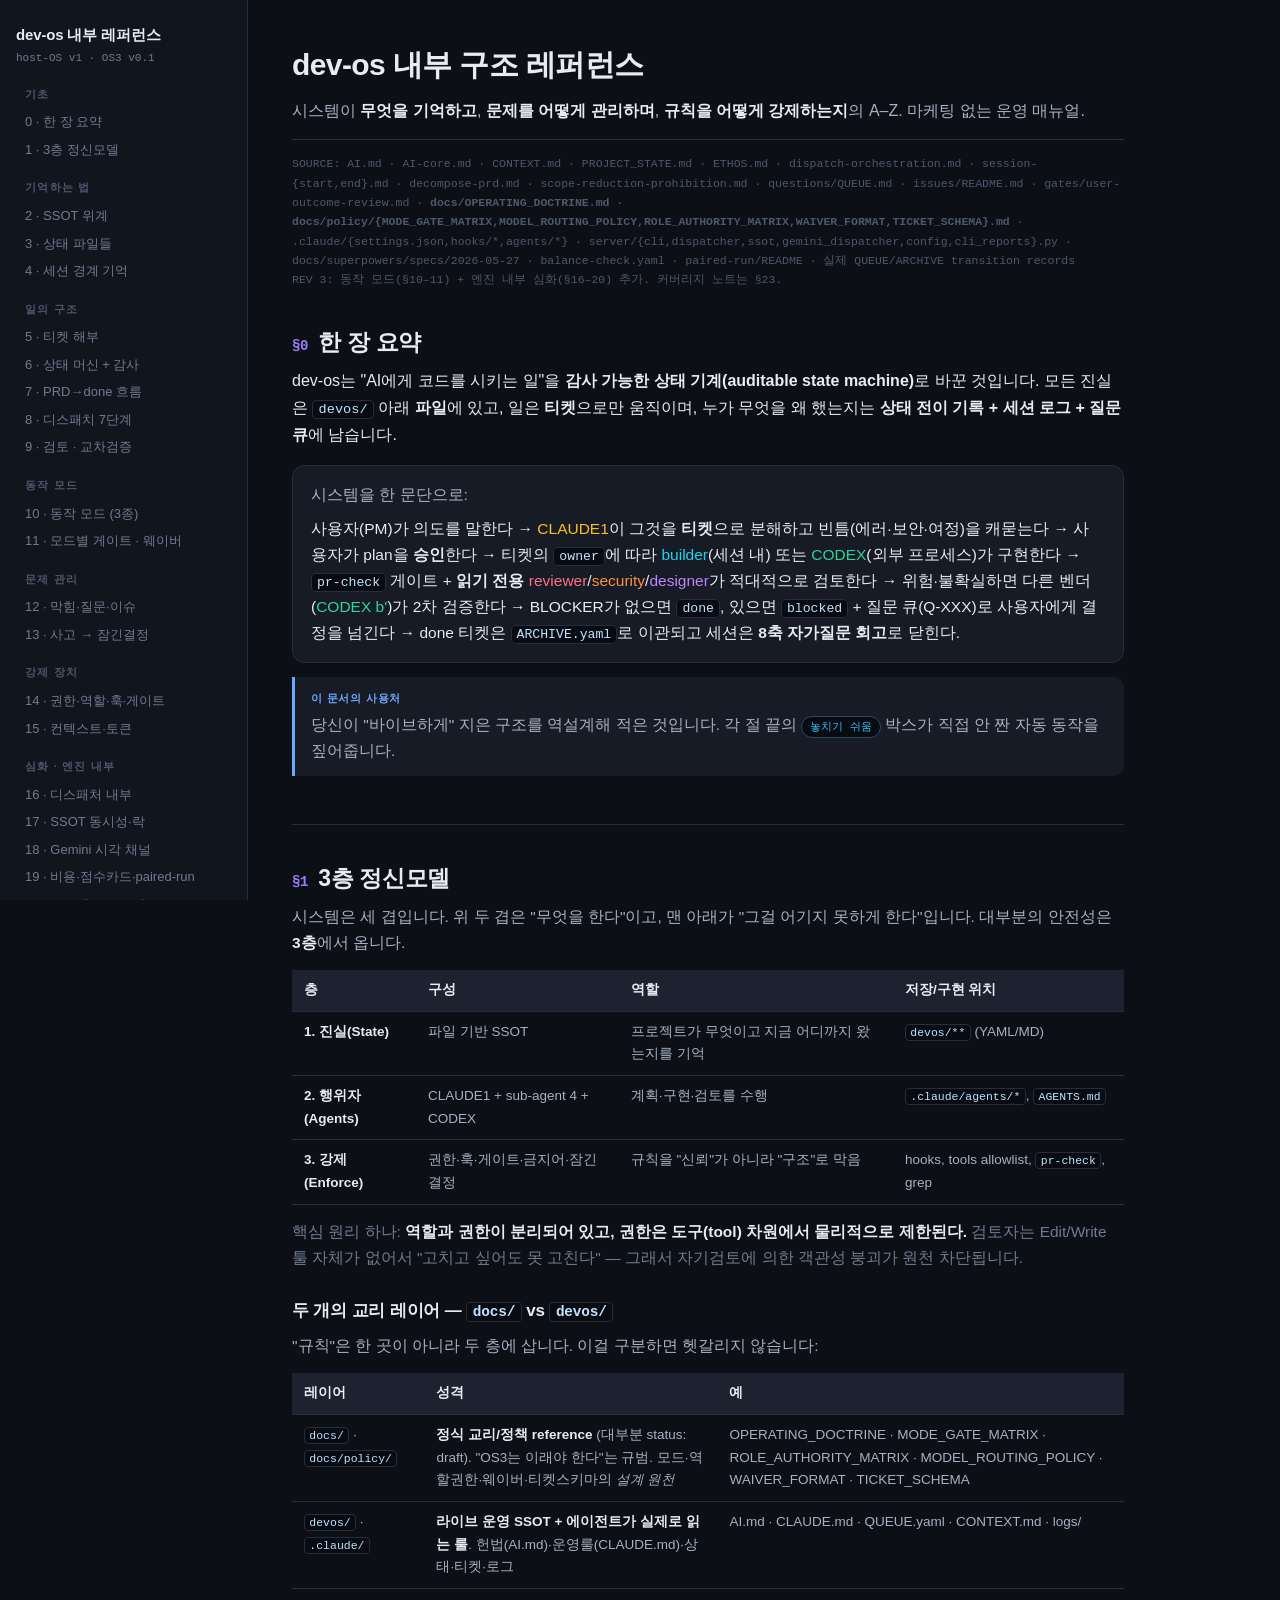
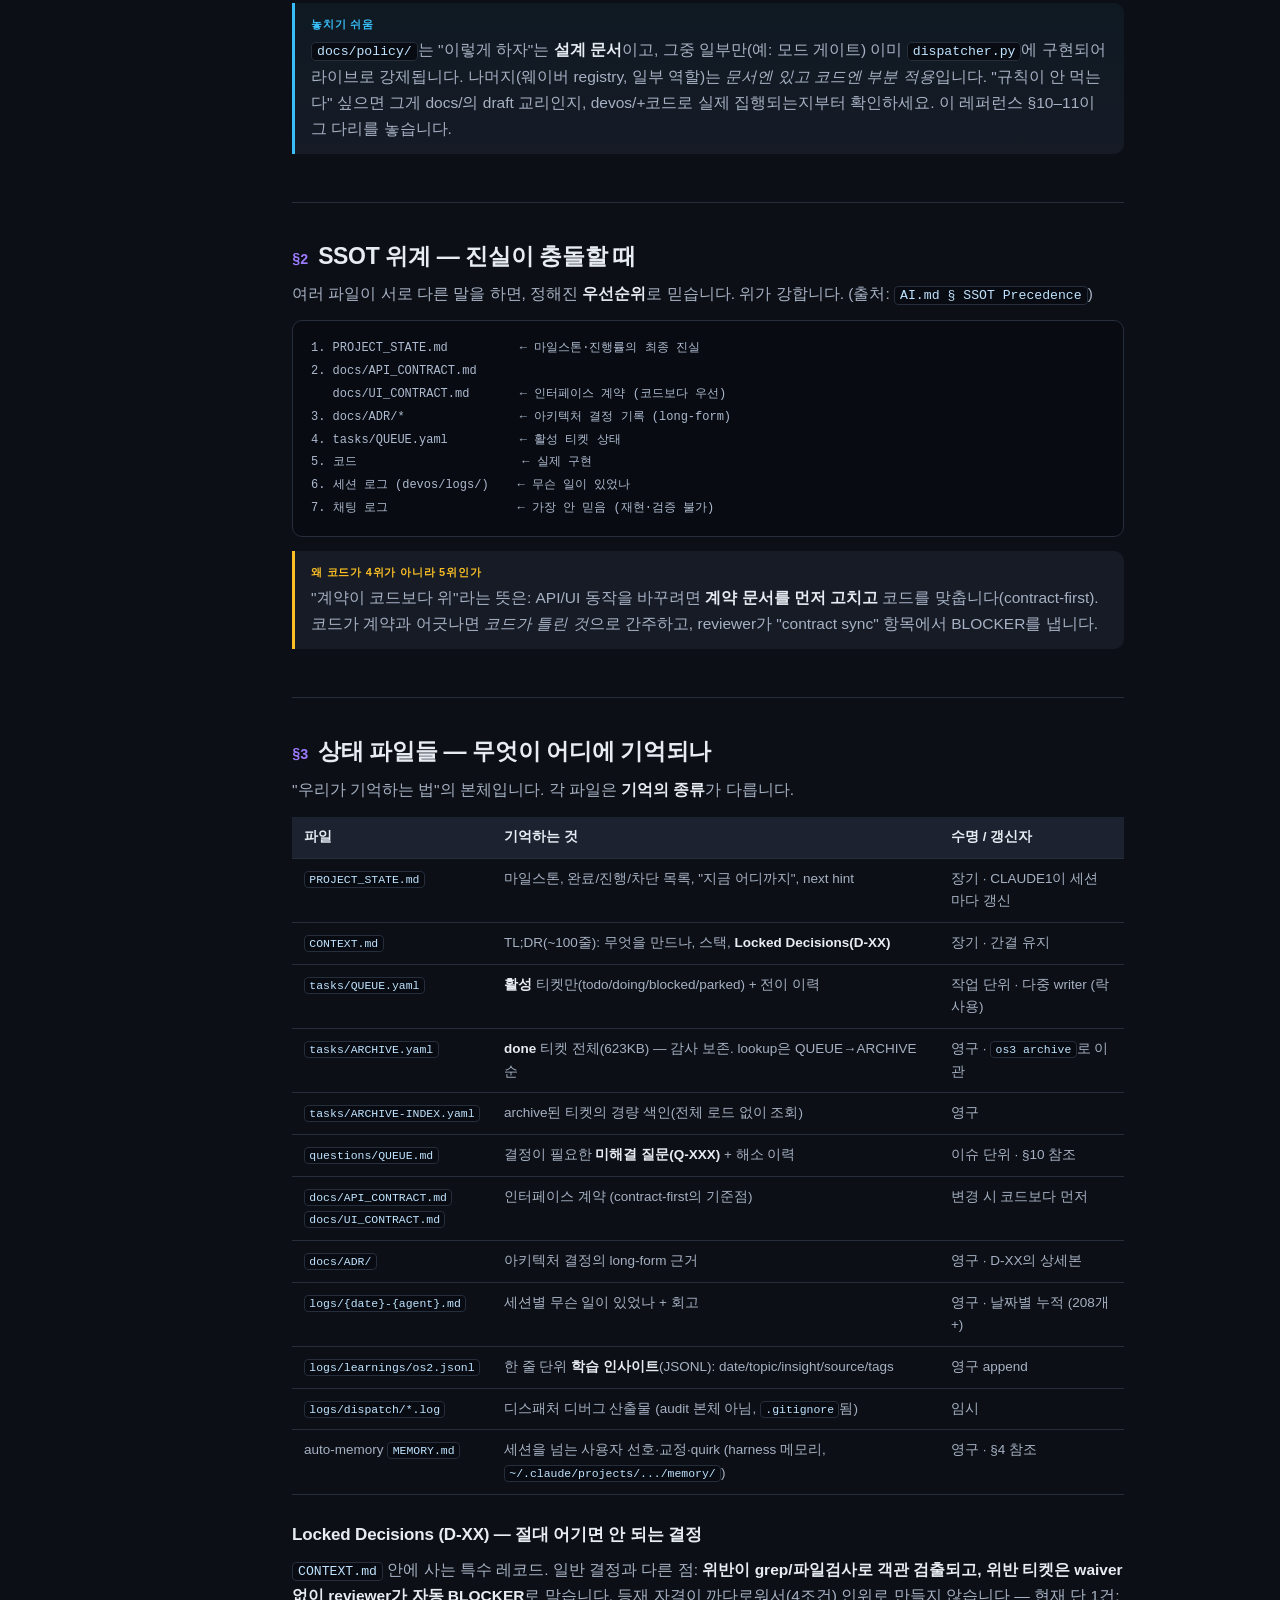
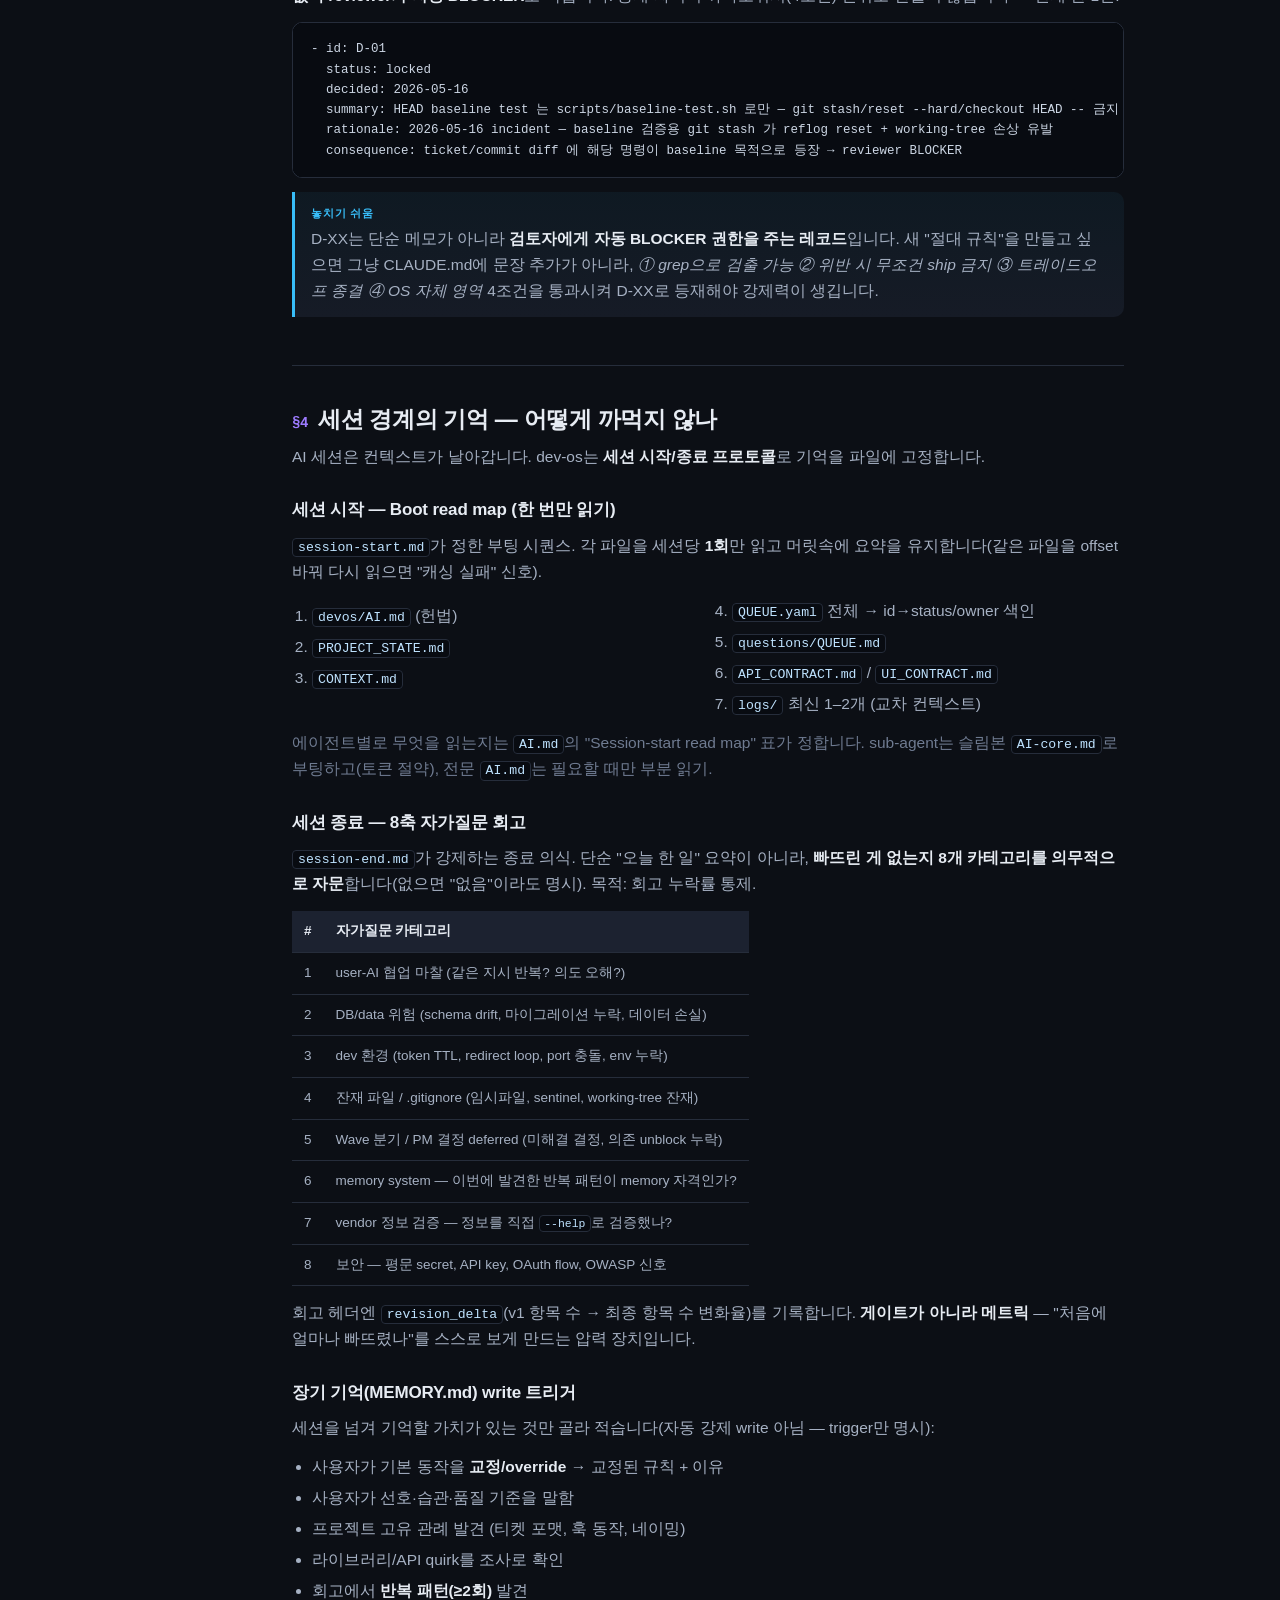
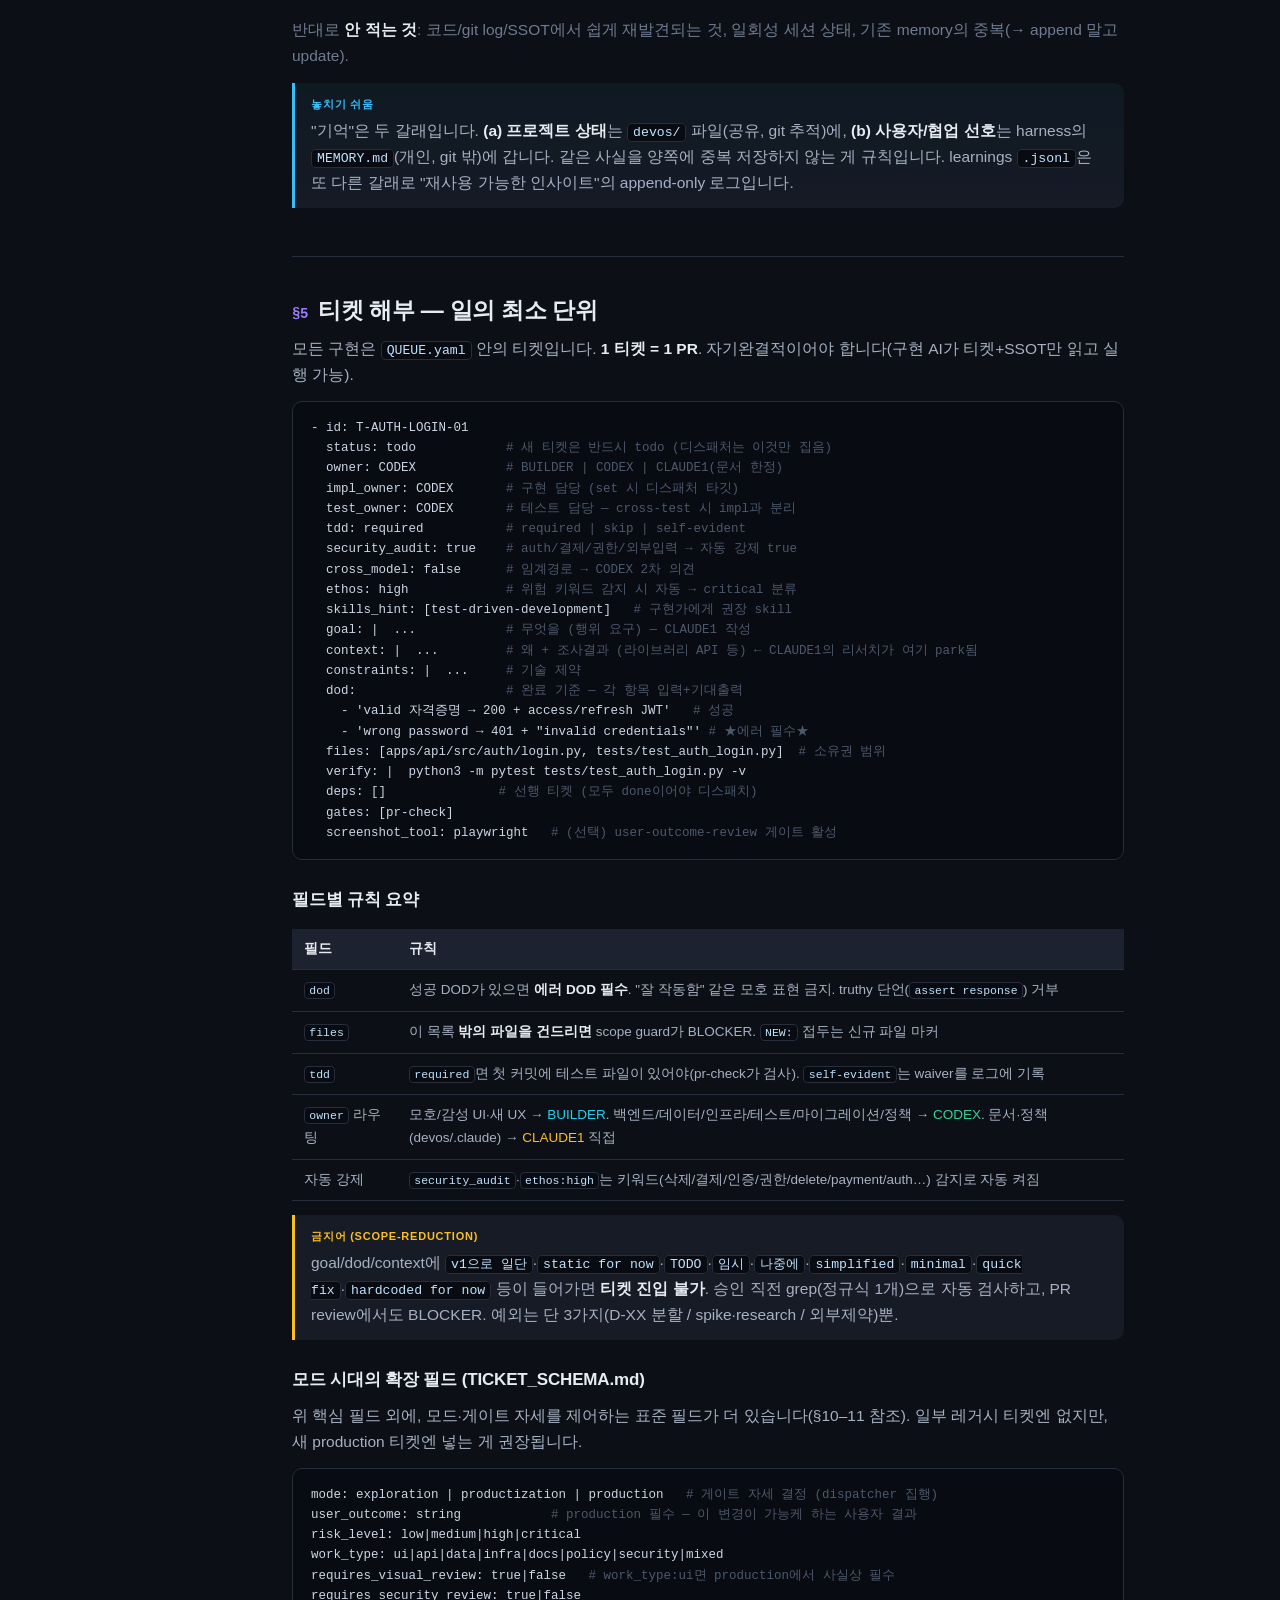
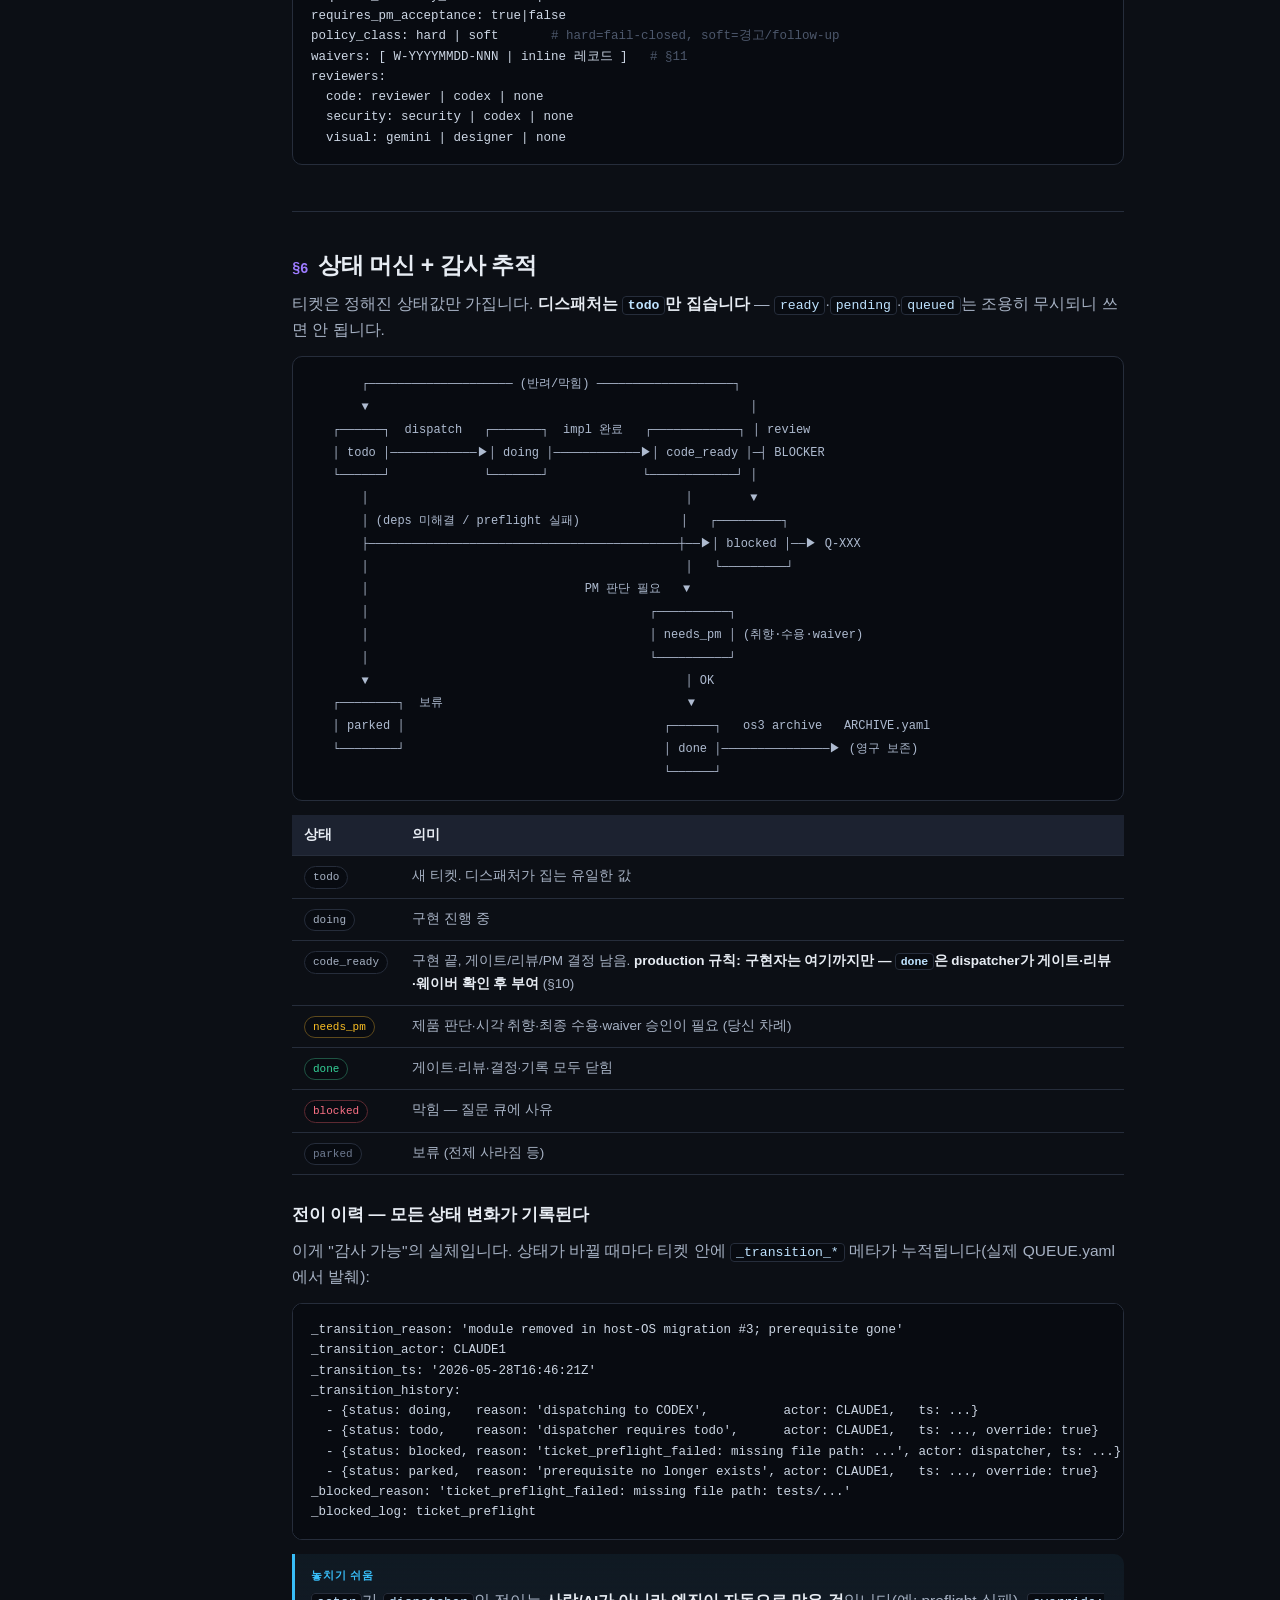
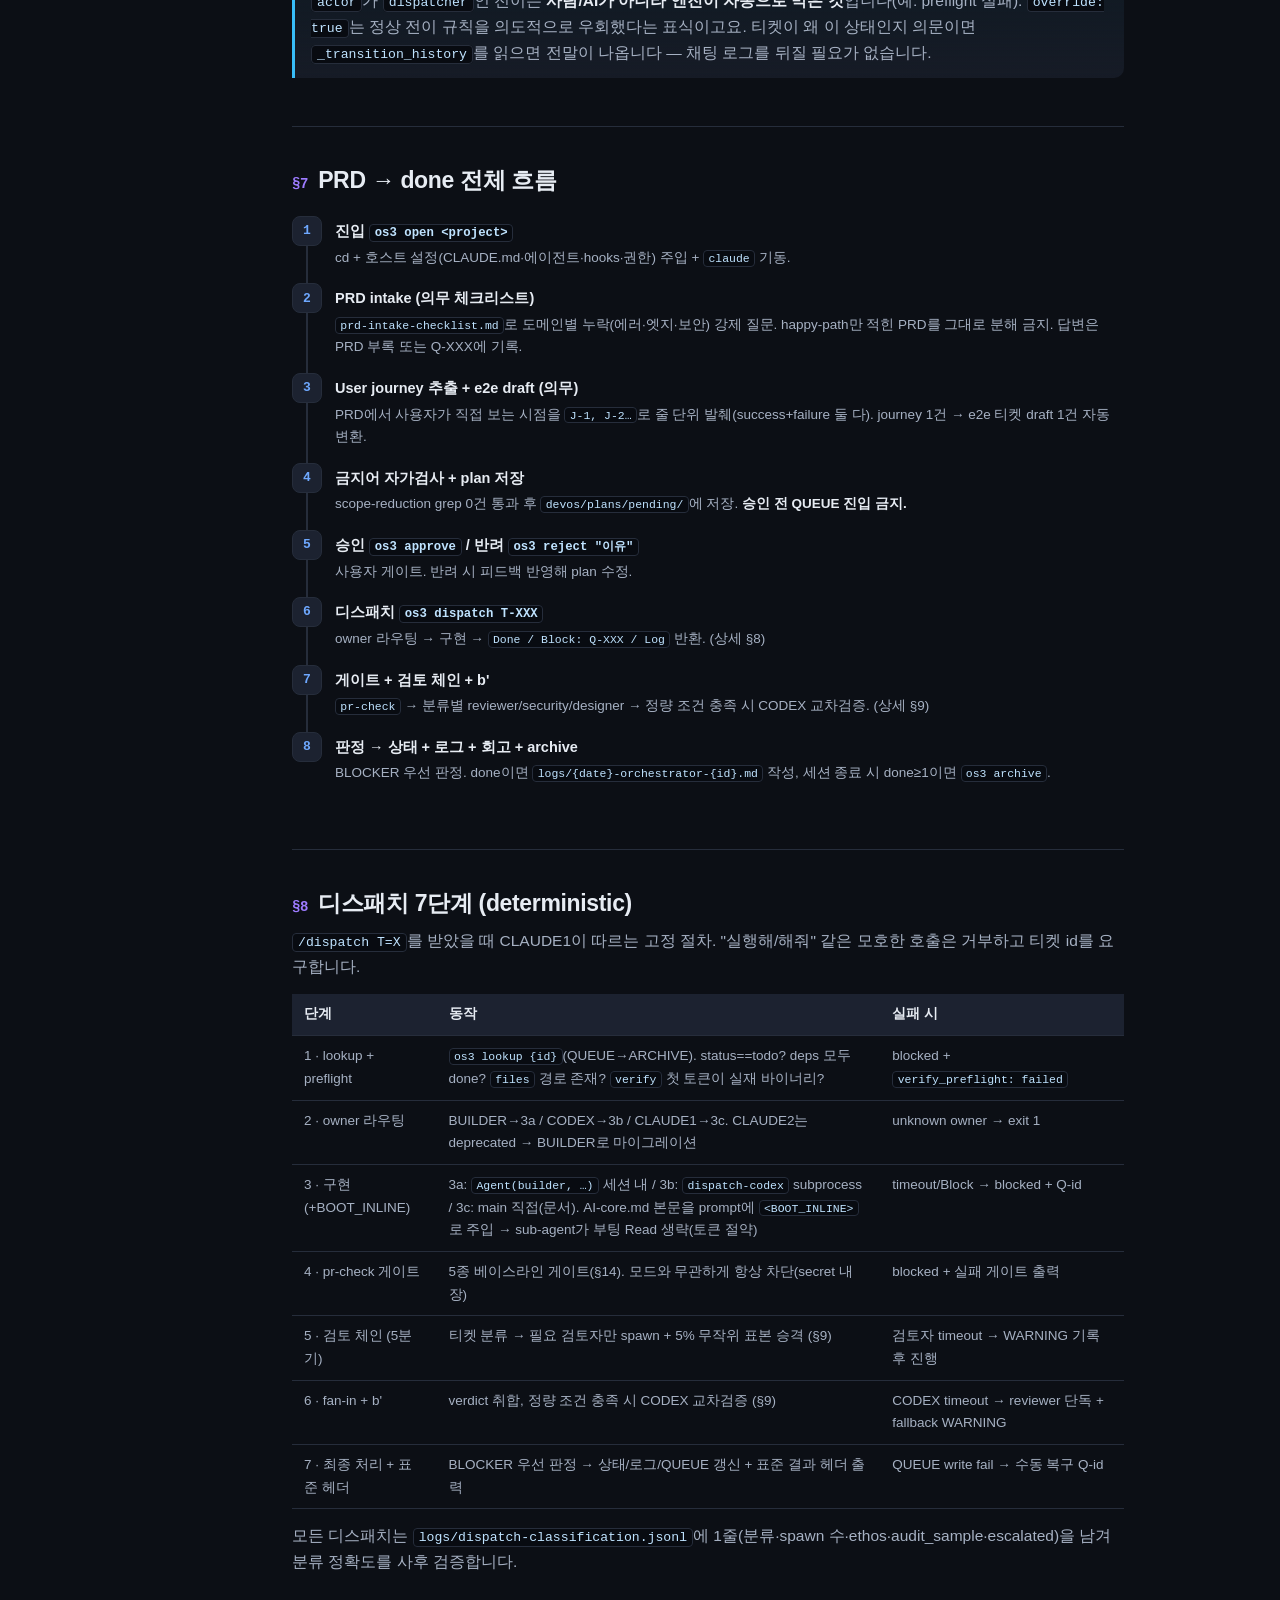
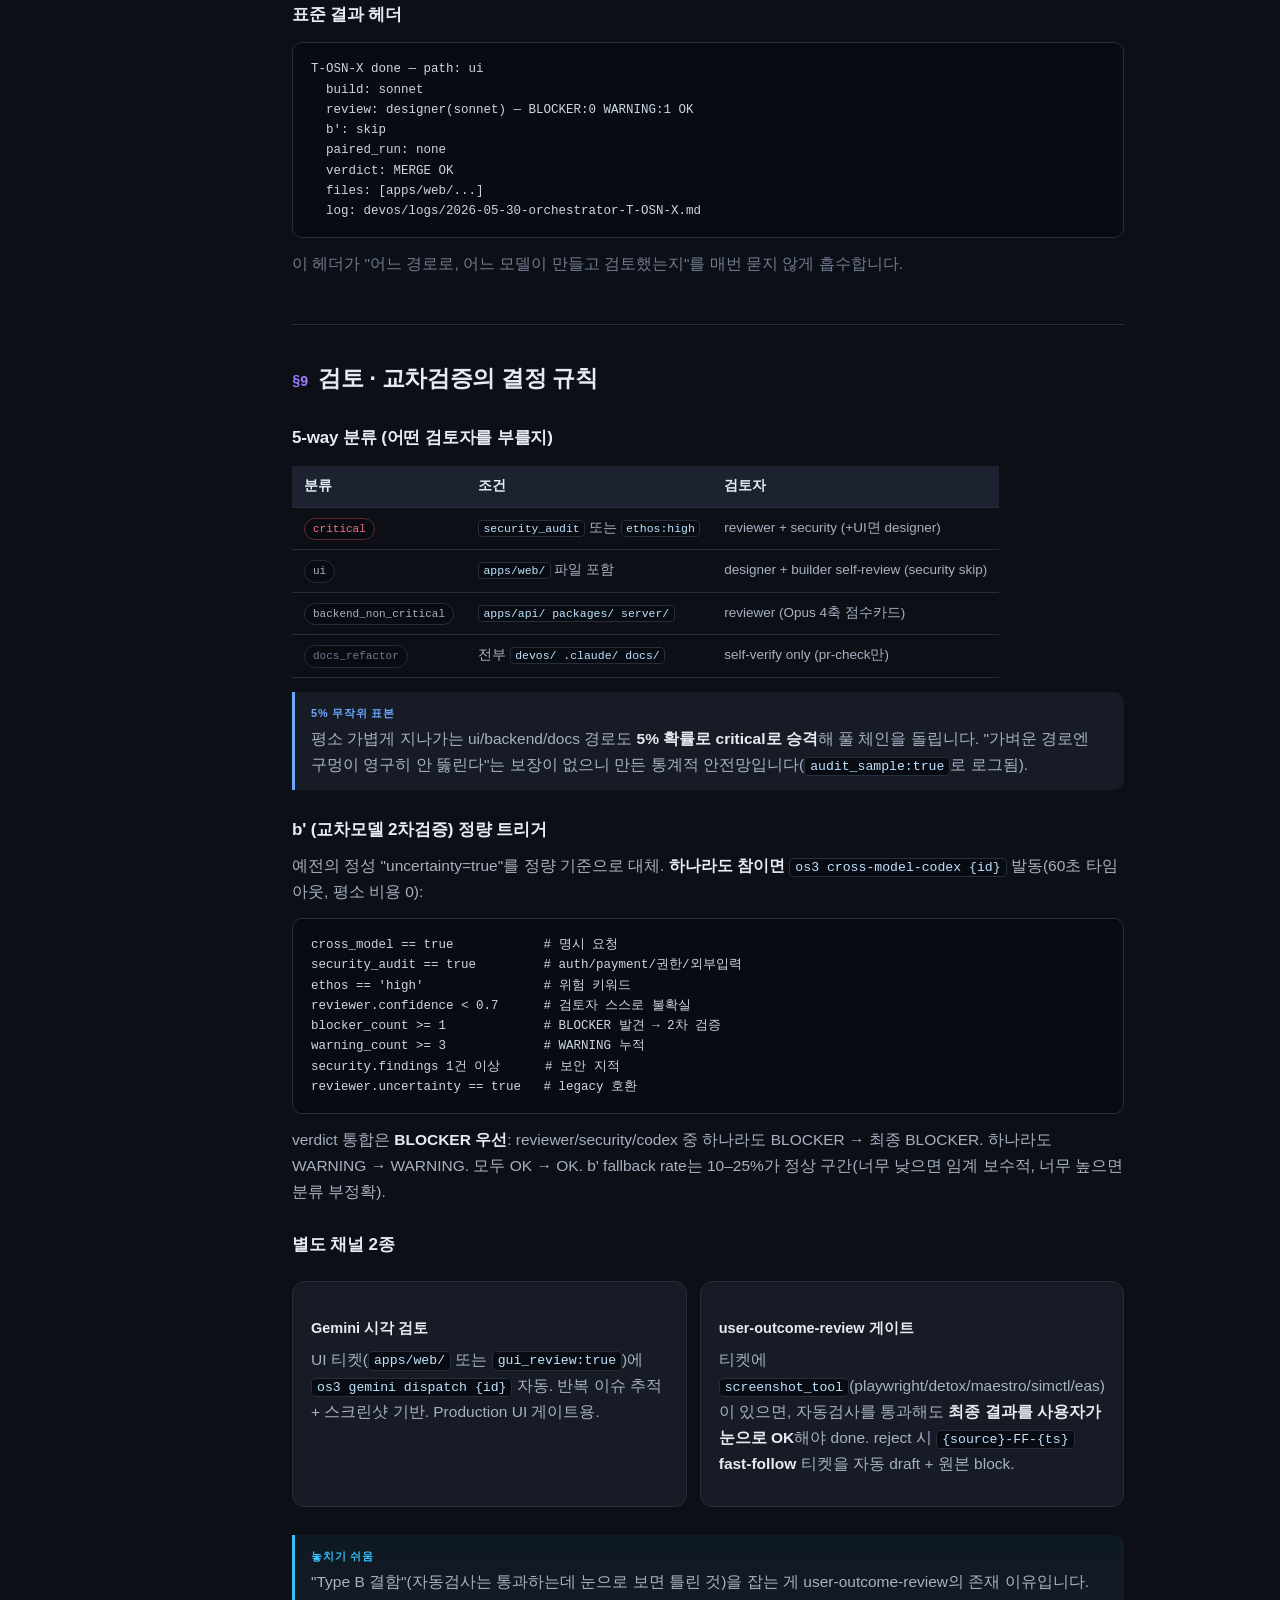
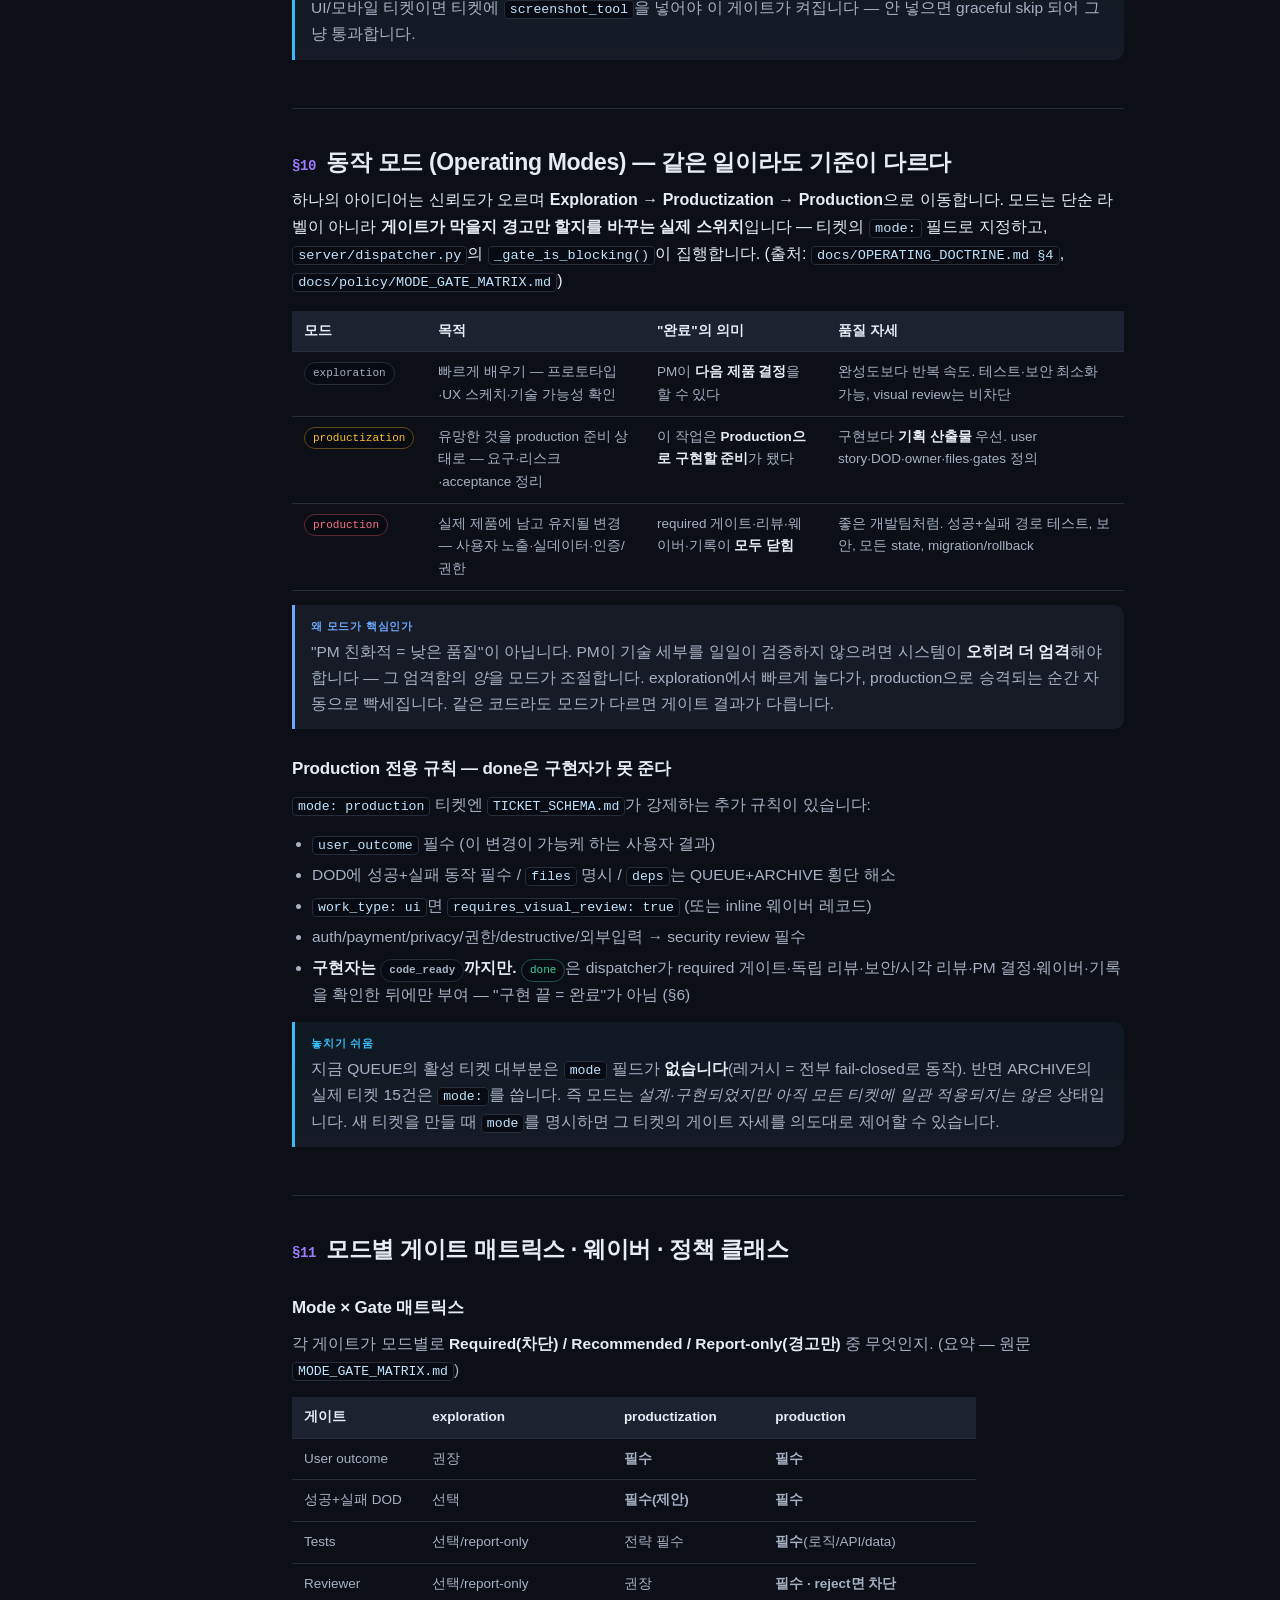
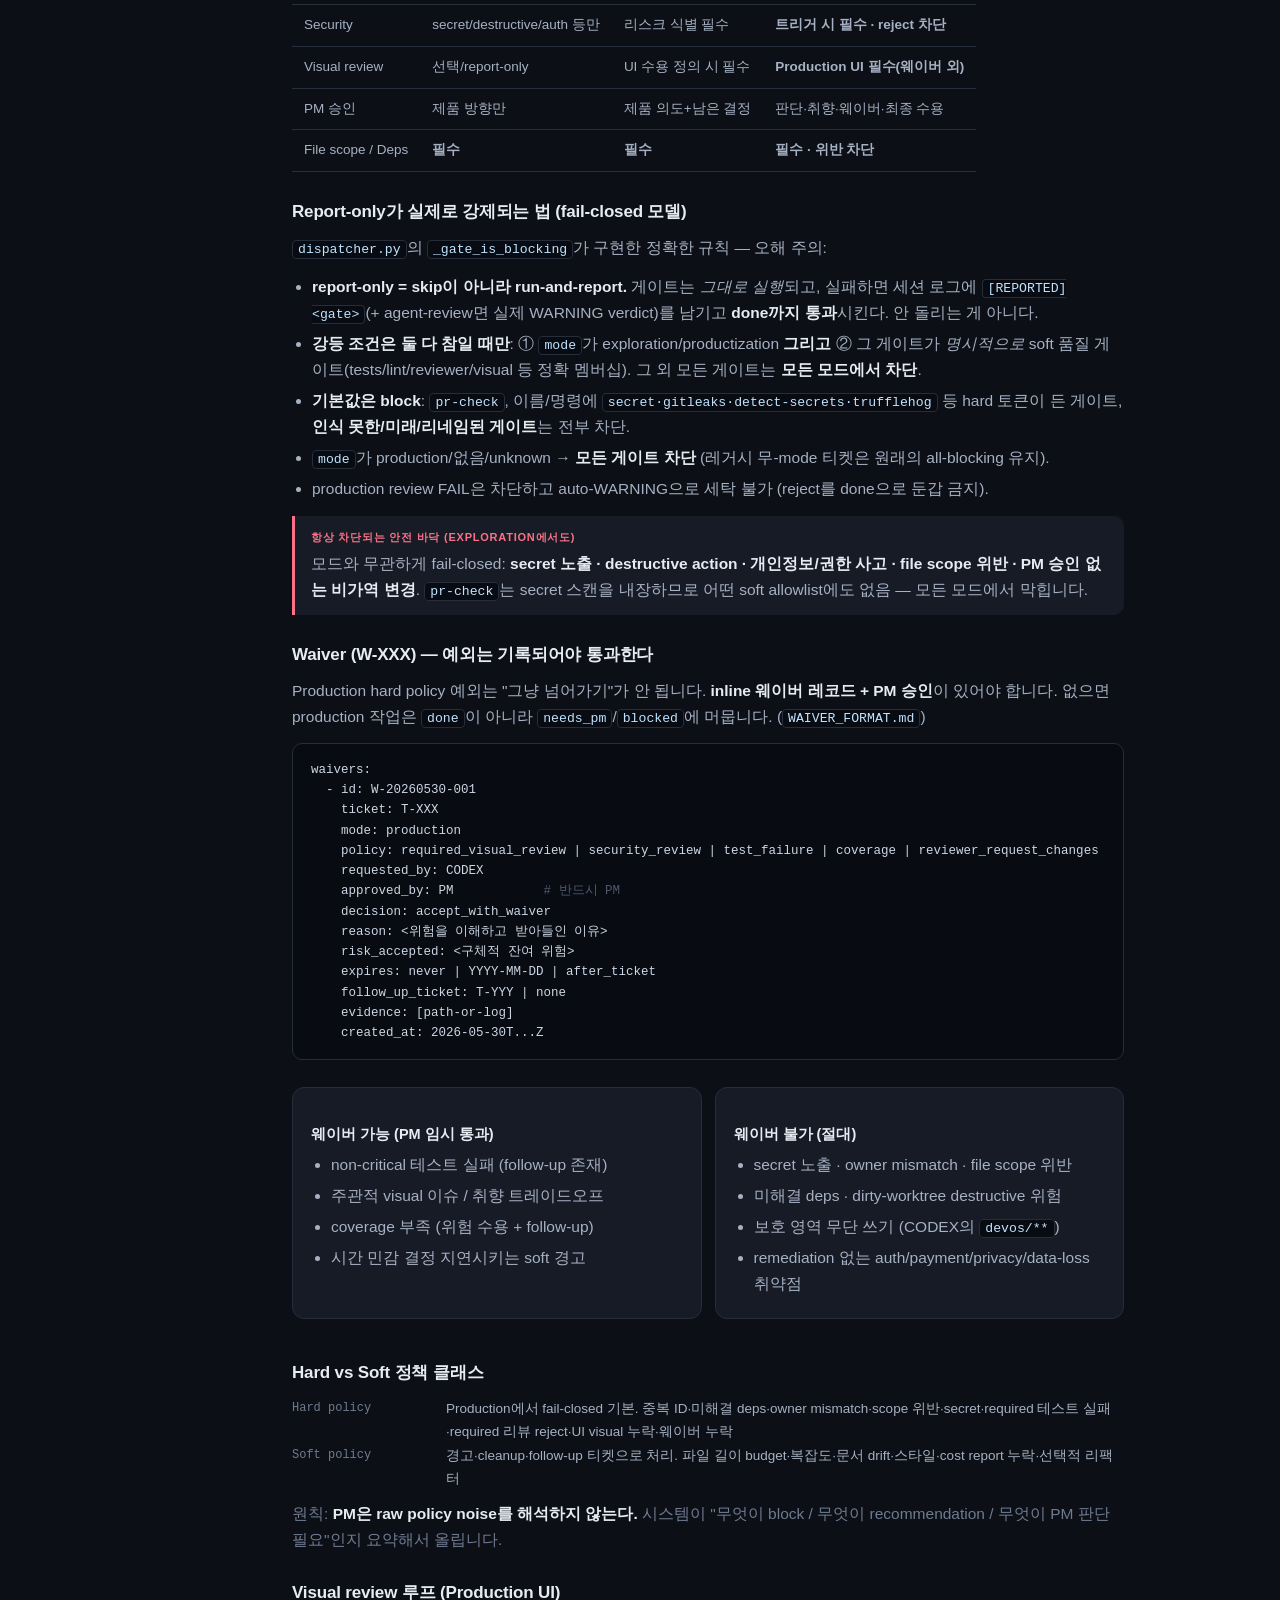
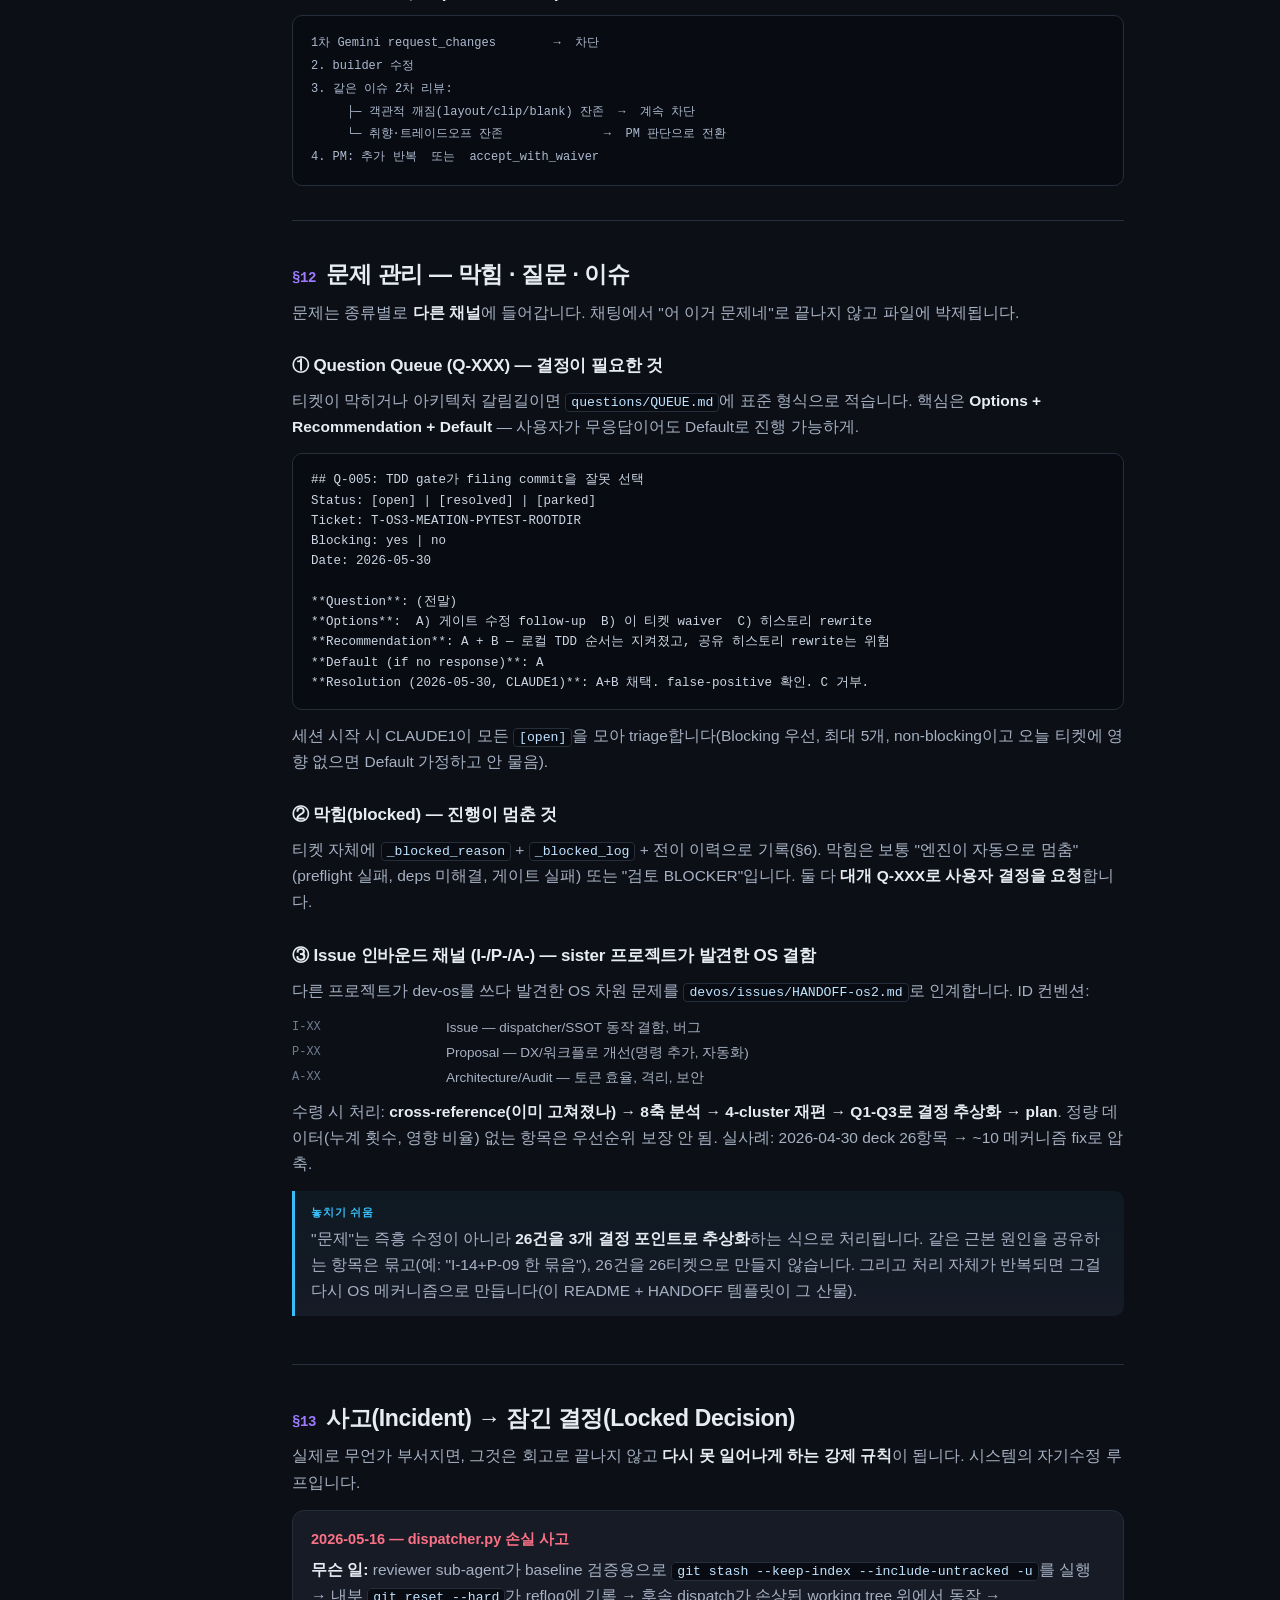
<file: devos/docs/dev-os-내부구조-레퍼런스.html>
<!DOCTYPE html>
<html lang="ko">
<head>
<meta charset="UTF-8">
<meta name="viewport" content="width=device-width, initial-scale=1.0">
<title>dev-os 내부 구조 레퍼런스 — A to Z</title>
<style>
  :root{
    --bg:#0c0f15; --panel:#11151e; --card:#161b26; --card2:#1c2230; --line:#262d3b;
    --ink:#e7ecf3; --ink2:#a6b1c3; --ink3:#6f7b91; --ink4:#4d586c;
    --acc:#6ea8fe; --acc2:#9d7bff; --ok:#34d399; --warn:#fbbf24; --block:#fb7185; --info:#38bdf8;
    --builder:#22d3ee; --reviewer:#fb7185; --designer:#c084fc; --security:#fb923c; --codex:#34d399; --claude1:#fbbf24;
    --mono:"SF Mono",ui-monospace,"JetBrains Mono",Menlo,Consolas,monospace;
    --sans:-apple-system,BlinkMacSystemFont,"Segoe UI","Pretendard","Apple SD Gothic Neo",Roboto,sans-serif;
  }
  *{box-sizing:border-box}
  html{scroll-behavior:smooth}
  body{margin:0;background:var(--bg);color:var(--ink);font-family:var(--sans);line-height:1.68;font-size:15.5px;-webkit-font-smoothing:antialiased}
  a{color:var(--acc);text-decoration:none} a:hover{text-decoration:underline}
  code{font-family:var(--mono);font-size:.85em;background:#080b11;border:1px solid var(--line);border-radius:4px;padding:.08em .38em;color:#bfe3ff}
  pre{font-family:var(--mono);font-size:12.5px;line-height:1.62;background:#080b11;border:1px solid var(--line);border-radius:10px;padding:16px 18px;overflow-x:auto;color:#ccd6e4}
  pre code{background:none;border:none;padding:0;color:inherit;font-size:inherit}
  .muted{color:var(--ink3)} .dim{color:var(--ink4)}

  /* layout: sidebar + content */
  .shell{display:grid;grid-template-columns:248px 1fr;max-width:1280px;margin:0 auto;min-height:100vh}
  aside{position:sticky;top:0;align-self:start;height:100vh;overflow-y:auto;border-right:1px solid var(--line);background:var(--panel);padding:22px 16px}
  aside .brand{font-weight:800;font-size:15px;letter-spacing:-.01em;margin-bottom:2px}
  aside .ver{font-family:var(--mono);font-size:11px;color:var(--ink3);margin-bottom:18px}
  aside nav a{display:block;font-size:13px;color:var(--ink3);padding:5px 9px;border-radius:7px;line-height:1.35}
  aside nav a:hover{color:var(--ink);background:var(--card);text-decoration:none}
  aside nav .grp{font-size:10.5px;letter-spacing:.12em;text-transform:uppercase;color:var(--ink4);margin:16px 9px 5px;font-weight:700}
  main{padding:40px 44px 100px;min-width:0;max-width:920px}
  @media(max-width:880px){.shell{grid-template-columns:1fr}aside{display:none}main{padding:28px 20px 70px}}

  h1.title{font-size:30px;font-weight:800;letter-spacing:-.02em;margin:0 0 8px}
  .subtitle{color:var(--ink2);font-size:16px;margin:0 0 6px}
  .doc-meta{font-family:var(--mono);font-size:11.5px;color:var(--ink4);margin:14px 0 0;padding-top:14px;border-top:1px solid var(--line)}

  section{padding:34px 0;border-top:1px solid var(--line);scroll-margin-top:14px}
  section:first-of-type{border-top:none}
  h2{font-size:23px;font-weight:800;letter-spacing:-.015em;margin:0 0 6px;display:flex;align-items:baseline;gap:10px}
  h2 .hsh{font-family:var(--mono);font-size:14px;color:var(--acc2);font-weight:600}
  h3{font-size:17px;font-weight:700;margin:26px 0 8px;letter-spacing:-.01em;color:var(--ink)}
  h4{font-size:14.5px;font-weight:700;margin:18px 0 6px;color:var(--ink)}
  p{color:var(--ink2);margin:0 0 13px}
  ul,ol{color:var(--ink2);padding-left:20px;margin:0 0 13px} li{margin:5px 0}
  strong{color:var(--ink);font-weight:650}
  .lead{font-size:16px;color:var(--ink);margin-bottom:16px}

  table{width:100%;border-collapse:collapse;margin:14px 0;font-size:13.5px;display:block;overflow-x:auto}
  th,td{text-align:left;padding:9px 12px;border-bottom:1px solid var(--line);vertical-align:top}
  th{color:var(--ink);font-weight:700;background:var(--card2);white-space:nowrap;position:sticky;top:0}
  td{color:var(--ink2)} td code{white-space:nowrap}
  tr:hover td{background:rgba(255,255,255,.014)}
  table.fixed{display:table;table-layout:auto}

  .card{background:var(--card);border:1px solid var(--line);border-radius:12px;padding:16px 18px;margin:14px 0}
  .grid{display:grid;gap:13px} .g2{grid-template-columns:1fr 1fr} .g3{grid-template-columns:1fr 1fr 1fr}
  @media(max-width:760px){.g2,.g3{grid-template-columns:1fr}}

  .note{border-left:3px solid var(--line);background:var(--card);border-radius:0 10px 10px 0;padding:12px 16px;margin:14px 0}
  .note .lbl{font-weight:800;font-size:11px;letter-spacing:.07em;text-transform:uppercase;display:block;margin-bottom:4px}
  .note p:last-child{margin-bottom:0}
  .note.key{border-color:var(--acc)} .note.key .lbl{color:var(--acc)}
  .note.warn{border-color:var(--warn)} .note.warn .lbl{color:var(--warn)}
  .note.danger{border-color:var(--block)} .note.danger .lbl{color:var(--block)}
  .note.ok{border-color:var(--ok)} .note.ok .lbl{color:var(--ok)}
  .note.miss{border-color:var(--info);background:linear-gradient(180deg,rgba(56,189,248,.06),var(--card))} .note.miss .lbl{color:var(--info)}

  .chip{display:inline-block;font-family:var(--mono);font-size:11px;padding:1px 8px;border-radius:999px;border:1px solid var(--line);background:#080b11;color:var(--ink2);white-space:nowrap}
  .chip.ok{color:var(--ok);border-color:#1f5443} .chip.warn{color:var(--warn);border-color:#5e4a1c}
  .chip.block{color:var(--block);border-color:#5e2a32} .chip.dim{color:var(--ink3)}
  .b{color:var(--builder)} .r{color:var(--reviewer)} .d{color:var(--designer)} .s{color:var(--security)} .cx{color:var(--codex)} .c1{color:var(--claude1)}

  .kv{display:grid;grid-template-columns:140px 1fr;gap:2px 14px;font-size:13.5px;margin:10px 0}
  .kv dt{color:var(--ink3);font-family:var(--mono);font-size:12px} .kv dd{margin:0;color:var(--ink2)}

  .statemap{font-family:var(--mono);font-size:12px;line-height:1.9;background:#080b11;border:1px solid var(--line);border-radius:10px;padding:16px 18px;overflow-x:auto;white-space:pre;color:#aebbd0}

  .flow{counter-reset:s;margin:16px 0}
  .flow .row{display:grid;grid-template-columns:30px 1fr;gap:13px;padding-bottom:14px;position:relative}
  .flow .row:not(:last-child)::before{content:"";position:absolute;left:14px;top:30px;bottom:0;width:1.5px;background:var(--line)}
  .flow .row .n{counter-increment:s;width:30px;height:30px;border-radius:8px;background:var(--card2);border:1px solid var(--line);color:var(--acc);font-family:var(--mono);font-size:13px;font-weight:700;display:grid;place-items:center;z-index:1}
  .flow .row .n::before{content:counter(s)}
  .flow .row .bd h4{margin:3px 0 3px} .flow .row .bd p{margin:0;font-size:13.5px}
  hr.s{border:none;border-top:1px solid var(--line);margin:24px 0}
  .foot{color:var(--ink4);font-size:12.5px;margin-top:40px;padding-top:18px;border-top:1px solid var(--line)}
</style>
</head>
<body>
<div class="shell">

<aside>
  <div class="brand">dev-os 내부 레퍼런스</div>
  <div class="ver">host-OS v1 · OS3 v0.1</div>
  <nav>
    <div class="grp">기초</div>
    <a href="#tl">0 · 한 장 요약</a>
    <a href="#model">1 · 3층 정신모델</a>
    <div class="grp">기억하는 법</div>
    <a href="#ssot">2 · SSOT 위계</a>
    <a href="#statefiles">3 · 상태 파일들</a>
    <a href="#memory">4 · 세션 경계 기억</a>
    <div class="grp">일의 구조</div>
    <a href="#ticket">5 · 티켓 해부</a>
    <a href="#status">6 · 상태 머신 + 감사</a>
    <a href="#lifecycle">7 · PRD→done 흐름</a>
    <a href="#dispatch">8 · 디스패치 7단계</a>
    <a href="#review">9 · 검토 · 교차검증</a>
    <div class="grp">동작 모드</div>
    <a href="#modes">10 · 동작 모드 (3종)</a>
    <a href="#modegate">11 · 모드별 게이트 · 웨이버</a>
    <div class="grp">문제 관리</div>
    <a href="#problems">12 · 막힘·질문·이슈</a>
    <a href="#incident">13 · 사고 → 잠긴결정</a>
    <div class="grp">강제 장치</div>
    <a href="#enforce">14 · 권한·역할·훅·게이트</a>
    <a href="#context">15 · 컨텍스트·토큰</a>
    <div class="grp">심화 · 엔진 내부</div>
    <a href="#dispatcher-internals">16 · 디스패처 내부</a>
    <a href="#ssot-internals">17 · SSOT 동시성·락</a>
    <a href="#gemini">18 · Gemini 시각 채널</a>
    <a href="#cost">19 · 비용·점수카드·paired-run</a>
    <a href="#scoping">20 · 프로젝트 스코핑</a>
    <div class="grp">참조</div>
    <a href="#map">21 · 파일 지도</a>
    <a href="#cli">22 · 명령어 전체</a>
    <a href="#blindspots">23 · 놓친 것 · 커버리지</a>
    <a href="#glossary">24 · 용어집</a>
  </nav>
</aside>

<main>
  <h1 class="title">dev-os 내부 구조 레퍼런스</h1>
  <p class="subtitle">시스템이 <strong>무엇을 기억하고</strong>, <strong>문제를 어떻게 관리하며</strong>, <strong>규칙을 어떻게 강제하는지</strong>의 A–Z. 마케팅 없는 운영 매뉴얼.</p>
  <div class="doc-meta">SOURCE: AI.md · AI-core.md · CONTEXT.md · PROJECT_STATE.md · ETHOS.md · dispatch-orchestration.md · session-{start,end}.md · decompose-prd.md · scope-reduction-prohibition.md · questions/QUEUE.md · issues/README.md · gates/user-outcome-review.md · <b>docs/OPERATING_DOCTRINE.md · docs/policy/{MODE_GATE_MATRIX,MODEL_ROUTING_POLICY,ROLE_AUTHORITY_MATRIX,WAIVER_FORMAT,TICKET_SCHEMA}.md</b> · .claude/{settings.json,hooks/*,agents/*} · server/{cli,dispatcher,ssot,gemini_dispatcher,config,cli_reports}.py · docs/superpowers/specs/2026-05-27 · balance-check.yaml · paired-run/README · 실제 QUEUE/ARCHIVE transition records<br>REV 3: 동작 모드(§10–11) + 엔진 내부 심화(§16–20) 추가. 커버리지 노트는 §23.</div>

<!-- ===================== 0 ===================== -->
<section id="tl">
  <h2><span class="hsh">§0</span>한 장 요약</h2>
  <p class="lead">dev-os는 "AI에게 코드를 시키는 일"을 <strong>감사 가능한 상태 기계(auditable state machine)</strong>로 바꾼 것입니다. 모든 진실은 <code>devos/</code> 아래 <strong>파일</strong>에 있고, 일은 <strong>티켓</strong>으로만 움직이며, 누가 무엇을 왜 했는지는 <strong>상태 전이 기록 + 세션 로그 + 질문 큐</strong>에 남습니다.</p>
  <div class="card">
    <p style="margin:0">시스템을 한 문단으로:</p>
    <p style="margin:8px 0 0;color:var(--ink)">사용자(PM)가 의도를 말한다 → <span class="c1">CLAUDE1</span>이 그것을 <strong>티켓</strong>으로 분해하고 빈틈(에러·보안·여정)을 캐묻는다 → 사용자가 plan을 <strong>승인</strong>한다 → 티켓의 <code>owner</code>에 따라 <span class="b">builder</span>(세션 내) 또는 <span class="cx">CODEX</span>(외부 프로세스)가 구현한다 → <code>pr-check</code> 게이트 + <strong>읽기 전용</strong> <span class="r">reviewer</span>/<span class="s">security</span>/<span class="d">designer</span>가 적대적으로 검토한다 → 위험·불확실하면 다른 벤더(<span class="cx">CODEX b'</span>)가 2차 검증한다 → BLOCKER가 없으면 <code>done</code>, 있으면 <code>blocked</code> + 질문 큐(Q-XXX)로 사용자에게 결정을 넘긴다 → done 티켓은 <code>ARCHIVE.yaml</code>로 이관되고 세션은 <strong>8축 자가질문 회고</strong>로 닫힌다.</p>
  </div>
  <div class="note key"><span class="lbl">이 문서의 사용처</span><p>당신이 "바이브하게" 지은 구조를 역설계해 적은 것입니다. 각 절 끝의 <span class="chip" style="color:var(--info);border-color:#2a4a5e">놓치기 쉬움</span> 박스가 직접 안 짠 자동 동작을 짚어줍니다.</p></div>
</section>

<!-- ===================== 1 ===================== -->
<section id="model">
  <h2><span class="hsh">§1</span>3층 정신모델</h2>
  <p>시스템은 세 겹입니다. 위 두 겹은 "무엇을 한다"이고, 맨 아래가 "그걸 어기지 못하게 한다"입니다. 대부분의 안전성은 <strong>3층</strong>에서 옵니다.</p>
  <table class="fixed">
    <thead><tr><th>층</th><th>구성</th><th>역할</th><th>저장/구현 위치</th></tr></thead>
    <tbody>
      <tr><td><strong>1. 진실(State)</strong></td><td>파일 기반 SSOT</td><td>프로젝트가 무엇이고 지금 어디까지 왔는지를 기억</td><td><code>devos/**</code> (YAML/MD)</td></tr>
      <tr><td><strong>2. 행위자(Agents)</strong></td><td>CLAUDE1 + sub-agent 4 + CODEX</td><td>계획·구현·검토를 수행</td><td><code>.claude/agents/*</code>, <code>AGENTS.md</code></td></tr>
      <tr><td><strong>3. 강제(Enforce)</strong></td><td>권한·훅·게이트·금지어·잠긴결정</td><td>규칙을 "신뢰"가 아니라 "구조"로 막음</td><td>hooks, tools allowlist, <code>pr-check</code>, grep</td></tr>
    </tbody>
  </table>
  <p class="muted">핵심 원리 하나: <strong>역할과 권한이 분리되어 있고, 권한은 도구(tool) 차원에서 물리적으로 제한된다.</strong> 검토자는 Edit/Write 툴 자체가 없어서 "고치고 싶어도 못 고친다" — 그래서 자기검토에 의한 객관성 붕괴가 원천 차단됩니다.</p>

  <h3>두 개의 교리 레이어 — <code>docs/</code> vs <code>devos/</code></h3>
  <p>"규칙"은 한 곳이 아니라 두 층에 삽니다. 이걸 구분하면 헷갈리지 않습니다:</p>
  <table>
    <thead><tr><th>레이어</th><th>성격</th><th>예</th></tr></thead>
    <tbody>
      <tr><td><code>docs/</code> · <code>docs/policy/</code></td><td><strong>정식 교리/정책 reference</strong> (대부분 status: draft). "OS3는 이래야 한다"는 규범. 모드·역할권한·웨이버·티켓스키마의 <em>설계 원천</em></td><td>OPERATING_DOCTRINE · MODE_GATE_MATRIX · ROLE_AUTHORITY_MATRIX · MODEL_ROUTING_POLICY · WAIVER_FORMAT · TICKET_SCHEMA</td></tr>
      <tr><td><code>devos/</code> · <code>.claude/</code></td><td><strong>라이브 운영 SSOT + 에이전트가 실제로 읽는 룰</strong>. 헌법(AI.md)·운영룰(CLAUDE.md)·상태·티켓·로그</td><td>AI.md · CLAUDE.md · QUEUE.yaml · CONTEXT.md · logs/</td></tr>
    </tbody>
  </table>
  <div class="note miss"><span class="lbl">놓치기 쉬움</span><p><code>docs/policy/</code>는 "이렇게 하자"는 <strong>설계 문서</strong>이고, 그중 일부만(예: 모드 게이트) 이미 <code>dispatcher.py</code>에 구현되어 라이브로 강제됩니다. 나머지(웨이버 registry, 일부 역할)는 <em>문서엔 있고 코드엔 부분 적용</em>입니다. "규칙이 안 먹는다" 싶으면 그게 docs/의 draft 교리인지, devos/+코드로 실제 집행되는지부터 확인하세요. 이 레퍼런스 §10–11이 그 다리를 놓습니다.</p></div>
</section>

<!-- ===================== 2 ===================== -->
<section id="ssot">
  <h2><span class="hsh">§2</span>SSOT 위계 — 진실이 충돌할 때</h2>
  <p>여러 파일이 서로 다른 말을 하면, 정해진 <strong>우선순위</strong>로 믿습니다. 위가 강합니다. (출처: <code>AI.md § SSOT Precedence</code>)</p>
  <div class="statemap">1. PROJECT_STATE.md          ← 마일스톤·진행률의 최종 진실
2. docs/API_CONTRACT.md
   docs/UI_CONTRACT.md       ← 인터페이스 계약 (코드보다 우선)
3. docs/ADR/*                ← 아키텍처 결정 기록 (long-form)
4. tasks/QUEUE.yaml          ← 활성 티켓 상태
5. 코드                       ← 실제 구현
6. 세션 로그 (devos/logs/)    ← 무슨 일이 있었나
7. 채팅 로그                  ← 가장 안 믿음 (재현·검증 불가)</div>
  <div class="note warn"><span class="lbl">왜 코드가 4위가 아니라 5위인가</span><p>"계약이 코드보다 위"라는 뜻은: API/UI 동작을 바꾸려면 <strong>계약 문서를 먼저 고치고</strong> 코드를 맞춥니다(contract-first). 코드가 계약과 어긋나면 <em>코드가 틀린 것</em>으로 간주하고, reviewer가 "contract sync" 항목에서 BLOCKER를 냅니다.</p></div>
</section>

<!-- ===================== 3 ===================== -->
<section id="statefiles">
  <h2><span class="hsh">§3</span>상태 파일들 — 무엇이 어디에 기억되나</h2>
  <p>"우리가 기억하는 법"의 본체입니다. 각 파일은 <strong>기억의 종류</strong>가 다릅니다.</p>
  <table>
    <thead><tr><th>파일</th><th>기억하는 것</th><th>수명 / 갱신자</th></tr></thead>
    <tbody>
      <tr><td><code>PROJECT_STATE.md</code></td><td>마일스톤, 완료/진행/차단 목록, "지금 어디까지", next hint</td><td>장기 · CLAUDE1이 세션마다 갱신</td></tr>
      <tr><td><code>CONTEXT.md</code></td><td>TL;DR(~100줄): 무엇을 만드나, 스택, <strong>Locked Decisions(D-XX)</strong></td><td>장기 · 간결 유지</td></tr>
      <tr><td><code>tasks/QUEUE.yaml</code></td><td><strong>활성</strong> 티켓만(todo/doing/blocked/parked) + 전이 이력</td><td>작업 단위 · 다중 writer (락 사용)</td></tr>
      <tr><td><code>tasks/ARCHIVE.yaml</code></td><td><strong>done</strong> 티켓 전체(623KB) — 감사 보존. lookup은 QUEUE→ARCHIVE 순</td><td>영구 · <code>os3 archive</code>로 이관</td></tr>
      <tr><td><code>tasks/ARCHIVE-INDEX.yaml</code></td><td>archive된 티켓의 경량 색인(전체 로드 없이 조회)</td><td>영구</td></tr>
      <tr><td><code>questions/QUEUE.md</code></td><td>결정이 필요한 <strong>미해결 질문(Q-XXX)</strong> + 해소 이력</td><td>이슈 단위 · §10 참조</td></tr>
      <tr><td><code>docs/API_CONTRACT.md</code><br><code>docs/UI_CONTRACT.md</code></td><td>인터페이스 계약 (contract-first의 기준점)</td><td>변경 시 코드보다 먼저</td></tr>
      <tr><td><code>docs/ADR/</code></td><td>아키텍처 결정의 long-form 근거</td><td>영구 · D-XX의 상세본</td></tr>
      <tr><td><code>logs/{date}-{agent}.md</code></td><td>세션별 무슨 일이 있었나 + 회고</td><td>영구 · 날짜별 누적 (208개+)</td></tr>
      <tr><td><code>logs/learnings/os2.jsonl</code></td><td>한 줄 단위 <strong>학습 인사이트</strong>(JSONL): date/topic/insight/source/tags</td><td>영구 append</td></tr>
      <tr><td><code>logs/dispatch/*.log</code></td><td>디스패처 디버그 산출물 (audit 본체 아님, <code>.gitignore</code>됨)</td><td>임시</td></tr>
      <tr><td>auto-memory <code>MEMORY.md</code></td><td>세션을 넘는 사용자 선호·교정·quirk (harness 메모리, <code>~/.claude/projects/.../memory/</code>)</td><td>영구 · §4 참조</td></tr>
    </tbody>
  </table>

  <h3>Locked Decisions (D-XX) — 절대 어기면 안 되는 결정</h3>
  <p><code>CONTEXT.md</code> 안에 사는 특수 레코드. 일반 결정과 다른 점: <strong>위반이 grep/파일검사로 객관 검출되고, 위반 티켓은 waiver 없이 reviewer가 자동 BLOCKER</strong>로 막습니다. 등재 자격이 까다로워서(4조건) 인위로 만들지 않습니다 — 현재 단 1건:</p>
  <pre><code>- id: D-01
  status: locked
  decided: 2026-05-16
  summary: HEAD baseline test 는 scripts/baseline-test.sh 로만 — git stash/reset --hard/checkout HEAD -- 금지
  rationale: 2026-05-16 incident — baseline 검증용 git stash 가 reflog reset + working-tree 손상 유발
  consequence: ticket/commit diff 에 해당 명령이 baseline 목적으로 등장 → reviewer BLOCKER</code></pre>
  <div class="note miss"><span class="lbl">놓치기 쉬움</span><p>D-XX는 단순 메모가 아니라 <strong>검토자에게 자동 BLOCKER 권한을 주는 레코드</strong>입니다. 새 "절대 규칙"을 만들고 싶으면 그냥 CLAUDE.md에 문장 추가가 아니라, <em>① grep으로 검출 가능 ② 위반 시 무조건 ship 금지 ③ 트레이드오프 종결 ④ OS 자체 영역</em> 4조건을 통과시켜 D-XX로 등재해야 강제력이 생깁니다.</p></div>
</section>

<!-- ===================== 4 ===================== -->
<section id="memory">
  <h2><span class="hsh">§4</span>세션 경계의 기억 — 어떻게 까먹지 않나</h2>
  <p>AI 세션은 컨텍스트가 날아갑니다. dev-os는 <strong>세션 시작/종료 프로토콜</strong>로 기억을 파일에 고정합니다.</p>

  <h3>세션 시작 — Boot read map (한 번만 읽기)</h3>
  <p><code>session-start.md</code>가 정한 부팅 시퀀스. 각 파일을 세션당 <strong>1회</strong>만 읽고 머릿속에 요약을 유지합니다(같은 파일을 offset 바꿔 다시 읽으면 "캐싱 실패" 신호).</p>
  <ol style="columns:2;column-gap:28px">
    <li><code>devos/AI.md</code> (헌법)</li>
    <li><code>PROJECT_STATE.md</code></li>
    <li><code>CONTEXT.md</code></li>
    <li><code>QUEUE.yaml</code> 전체 → id→status/owner 색인</li>
    <li><code>questions/QUEUE.md</code></li>
    <li><code>API_CONTRACT.md</code> / <code>UI_CONTRACT.md</code></li>
    <li><code>logs/</code> 최신 1–2개 (교차 컨텍스트)</li>
  </ol>
  <p class="muted">에이전트별로 무엇을 읽는지는 <code>AI.md</code>의 "Session-start read map" 표가 정합니다. sub-agent는 슬림본 <code>AI-core.md</code>로 부팅하고(토큰 절약), 전문 <code>AI.md</code>는 필요할 때만 부분 읽기.</p>

  <h3>세션 종료 — 8축 자가질문 회고</h3>
  <p><code>session-end.md</code>가 강제하는 종료 의식. 단순 "오늘 한 일" 요약이 아니라, <strong>빠뜨린 게 없는지 8개 카테고리를 의무적으로 자문</strong>합니다(없으면 "없음"이라도 명시). 목적: 회고 누락률 통제.</p>
  <table>
    <thead><tr><th>#</th><th>자가질문 카테고리</th></tr></thead>
    <tbody>
      <tr><td>1</td><td>user-AI 협업 마찰 (같은 지시 반복? 의도 오해?)</td></tr>
      <tr><td>2</td><td>DB/data 위험 (schema drift, 마이그레이션 누락, 데이터 손실)</td></tr>
      <tr><td>3</td><td>dev 환경 (token TTL, redirect loop, port 충돌, env 누락)</td></tr>
      <tr><td>4</td><td>잔재 파일 / .gitignore (임시파일, sentinel, working-tree 잔재)</td></tr>
      <tr><td>5</td><td>Wave 분기 / PM 결정 deferred (미해결 결정, 의존 unblock 누락)</td></tr>
      <tr><td>6</td><td>memory system — 이번에 발견한 반복 패턴이 memory 자격인가?</td></tr>
      <tr><td>7</td><td>vendor 정보 검증 — 정보를 직접 <code>--help</code>로 검증했나?</td></tr>
      <tr><td>8</td><td>보안 — 평문 secret, API key, OAuth flow, OWASP 신호</td></tr>
    </tbody>
  </table>
  <p>회고 헤더엔 <code>revision_delta</code>(v1 항목 수 → 최종 항목 수 변화율)를 기록합니다. <strong>게이트가 아니라 메트릭</strong> — "처음에 얼마나 빠뜨렸나"를 스스로 보게 만드는 압력 장치입니다.</p>

  <h3>장기 기억(MEMORY.md) write 트리거</h3>
  <p>세션을 넘겨 기억할 가치가 있는 것만 골라 적습니다(자동 강제 write 아님 — trigger만 명시):</p>
  <ul>
    <li>사용자가 기본 동작을 <strong>교정/override</strong> → 교정된 규칙 + 이유</li>
    <li>사용자가 선호·습관·품질 기준을 말함</li>
    <li>프로젝트 고유 관례 발견 (티켓 포맷, 훅 동작, 네이밍)</li>
    <li>라이브러리/API quirk를 조사로 확인</li>
    <li>회고에서 <strong>반복 패턴(≥2회)</strong> 발견</li>
  </ul>
  <p class="muted">반대로 <strong>안 적는 것</strong>: 코드/git log/SSOT에서 쉽게 재발견되는 것, 일회성 세션 상태, 기존 memory의 중복(→ append 말고 update).</p>
  <div class="note miss"><span class="lbl">놓치기 쉬움</span><p>"기억"은 두 갈래입니다. <strong>(a) 프로젝트 상태</strong>는 <code>devos/</code> 파일(공유, git 추적)에, <strong>(b) 사용자/협업 선호</strong>는 harness의 <code>MEMORY.md</code>(개인, git 밖)에 갑니다. 같은 사실을 양쪽에 중복 저장하지 않는 게 규칙입니다. learnings <code>.jsonl</code>은 또 다른 갈래로 "재사용 가능한 인사이트"의 append-only 로그입니다.</p></div>
</section>

<!-- ===================== 5 ===================== -->
<section id="ticket">
  <h2><span class="hsh">§5</span>티켓 해부 — 일의 최소 단위</h2>
  <p>모든 구현은 <code>QUEUE.yaml</code> 안의 티켓입니다. <strong>1 티켓 = 1 PR</strong>. 자기완결적이어야 합니다(구현 AI가 티켓+SSOT만 읽고 실행 가능).</p>
  <pre><code>- id: T-AUTH-LOGIN-01
  status: todo            <span class="dim"># 새 티켓은 반드시 todo (디스패처는 이것만 집음)</span>
  owner: CODEX            <span class="dim"># BUILDER | CODEX | CLAUDE1(문서 한정)</span>
  impl_owner: CODEX       <span class="dim"># 구현 담당 (set 시 디스패처 타깃)</span>
  test_owner: CODEX       <span class="dim"># 테스트 담당 — cross-test 시 impl과 분리</span>
  tdd: required           <span class="dim"># required | skip | self-evident</span>
  security_audit: true    <span class="dim"># auth/결제/권한/외부입력 → 자동 강제 true</span>
  cross_model: false      <span class="dim"># 임계경로 → CODEX 2차 의견</span>
  ethos: high             <span class="dim"># 위험 키워드 감지 시 자동 → critical 분류</span>
  skills_hint: [test-driven-development]   <span class="dim"># 구현가에게 권장 skill</span>
  goal: |  ...            <span class="dim"># 무엇을 (행위 요구) — CLAUDE1 작성</span>
  context: |  ...         <span class="dim"># 왜 + 조사결과 (라이브러리 API 등) ← CLAUDE1의 리서치가 여기 park됨</span>
  constraints: |  ...     <span class="dim"># 기술 제약</span>
  dod:                    <span class="dim"># 완료 기준 — 각 항목 입력+기대출력</span>
    - 'valid 자격증명 → 200 + access/refresh JWT'   <span class="dim"># 성공</span>
    - 'wrong password → 401 + "invalid credentials"' <span class="dim"># ★에러 필수★</span>
  files: [apps/api/src/auth/login.py, tests/test_auth_login.py]  <span class="dim"># 소유권 범위</span>
  verify: |  python3 -m pytest tests/test_auth_login.py -v
  deps: []               <span class="dim"># 선행 티켓 (모두 done이어야 디스패치)</span>
  gates: [pr-check]
  screenshot_tool: playwright   <span class="dim"># (선택) user-outcome-review 게이트 활성</span></code></pre>

  <h3>필드별 규칙 요약</h3>
  <table>
    <thead><tr><th>필드</th><th>규칙</th></tr></thead>
    <tbody>
      <tr><td><code>dod</code></td><td>성공 DOD가 있으면 <strong>에러 DOD 필수</strong>. "잘 작동함" 같은 모호 표현 금지. truthy 단언(<code>assert response</code>) 거부</td></tr>
      <tr><td><code>files</code></td><td>이 목록 <strong>밖의 파일을 건드리면</strong> scope guard가 BLOCKER. <code>NEW:</code> 접두는 신규 파일 마커</td></tr>
      <tr><td><code>tdd</code></td><td><code>required</code>면 첫 커밋에 테스트 파일이 있어야(pr-check가 검사). <code>self-evident</code>는 waiver를 로그에 기록</td></tr>
      <tr><td><code>owner</code> 라우팅</td><td>모호/감성 UI·새 UX → <span class="b">BUILDER</span>. 백엔드/데이터/인프라/테스트/마이그레이션/정책 → <span class="cx">CODEX</span>. 문서·정책(devos/.claude) → <span class="c1">CLAUDE1</span> 직접</td></tr>
      <tr><td>자동 강제</td><td><code>security_audit</code>·<code>ethos:high</code>는 키워드(삭제/결제/인증/권한/delete/payment/auth…) 감지로 자동 켜짐</td></tr>
    </tbody>
  </table>
  <div class="note warn"><span class="lbl">금지어 (scope-reduction)</span><p>goal/dod/context에 <code>v1으로 일단</code>·<code>static for now</code>·<code>TODO</code>·<code>임시</code>·<code>나중에</code>·<code>simplified</code>·<code>minimal</code>·<code>quick fix</code>·<code>hardcoded for now</code> 등이 들어가면 <strong>티켓 진입 불가</strong>. 승인 직전 grep(정규식 1개)으로 자동 검사하고, PR review에서도 BLOCKER. 예외는 단 3가지(D-XX 분할 / spike·research / 외부제약)뿐.</p></div>

  <h3>모드 시대의 확장 필드 (TICKET_SCHEMA.md)</h3>
  <p>위 핵심 필드 외에, 모드·게이트 자세를 제어하는 표준 필드가 더 있습니다(§10–11 참조). 일부 레거시 티켓엔 없지만, 새 production 티켓엔 넣는 게 권장됩니다.</p>
  <pre><code>mode: exploration | productization | production   <span class="dim"># 게이트 자세 결정 (dispatcher 집행)</span>
user_outcome: string            <span class="dim"># production 필수 — 이 변경이 가능케 하는 사용자 결과</span>
risk_level: low|medium|high|critical
work_type: ui|api|data|infra|docs|policy|security|mixed
requires_visual_review: true|false   <span class="dim"># work_type:ui면 production에서 사실상 필수</span>
requires_security_review: true|false
requires_pm_acceptance: true|false
policy_class: hard | soft       <span class="dim"># hard=fail-closed, soft=경고/follow-up</span>
waivers: [ W-YYYYMMDD-NNN | inline 레코드 ]   <span class="dim"># §11</span>
reviewers:
  code: reviewer | codex | none
  security: security | codex | none
  visual: gemini | designer | none</code></pre>
</section>

<!-- ===================== 6 ===================== -->
<section id="status">
  <h2><span class="hsh">§6</span>상태 머신 + 감사 추적</h2>
  <p>티켓은 정해진 상태값만 가집니다. <strong>디스패처는 <code>todo</code>만 집습니다</strong> — <code>ready</code>·<code>pending</code>·<code>queued</code>는 조용히 무시되니 쓰면 안 됩니다.</p>
  <div class="statemap">       ┌──────────────────── (반려/막힘) ───────────────────┐
       ▼                                                     │
   ┌──────┐  dispatch   ┌───────┐  impl 완료   ┌────────────┐ │ review
   │ todo │────────────▶│ doing │────────────▶│ code_ready │─┤ BLOCKER
   └──────┘             └───────┘             └────────────┘ │
       │                                            │        ▼
       │ (deps 미해결 / preflight 실패)              │   ┌─────────┐
       ├───────────────────────────────────────────┼──▶│ blocked │──▶ Q-XXX
       │                                            │   └─────────┘
       │                              PM 판단 필요   ▼
       │                                       ┌──────────┐
       │                                       │ needs_pm │ (취향·수용·waiver)
       │                                       └──────────┘
       ▼                                            │ OK
   ┌────────┐  보류                                  ▼
   │ parked │                                    ┌──────┐   os3 archive   ARCHIVE.yaml
   └────────┘                                    │ done │───────────────▶ (영구 보존)
                                                 └──────┘</div>
  <table>
    <thead><tr><th>상태</th><th>의미</th></tr></thead>
    <tbody>
      <tr><td><span class="chip">todo</span></td><td>새 티켓. 디스패처가 집는 유일한 값</td></tr>
      <tr><td><span class="chip">doing</span></td><td>구현 진행 중</td></tr>
      <tr><td><span class="chip">code_ready</span></td><td>구현 끝, 게이트/리뷰/PM 결정 남음. <strong>production 규칙: 구현자는 여기까지만 — <code>done</code>은 dispatcher가 게이트·리뷰·웨이버 확인 후 부여</strong> (§10)</td></tr>
      <tr><td><span class="chip warn">needs_pm</span></td><td>제품 판단·시각 취향·최종 수용·waiver 승인이 필요 (당신 차례)</td></tr>
      <tr><td><span class="chip ok">done</span></td><td>게이트·리뷰·결정·기록 모두 닫힘</td></tr>
      <tr><td><span class="chip block">blocked</span></td><td>막힘 — 질문 큐에 사유</td></tr>
      <tr><td><span class="chip dim">parked</span></td><td>보류 (전제 사라짐 등)</td></tr>
    </tbody>
  </table>

  <h3>전이 이력 — 모든 상태 변화가 기록된다</h3>
  <p>이게 "감사 가능"의 실체입니다. 상태가 바뀔 때마다 티켓 안에 <code>_transition_*</code> 메타가 누적됩니다(실제 QUEUE.yaml에서 발췌):</p>
  <pre><code>_transition_reason: 'module removed in host-OS migration #3; prerequisite gone'
_transition_actor: CLAUDE1
_transition_ts: '2026-05-28T16:46:21Z'
_transition_history:
  - {status: doing,   reason: 'dispatching to CODEX',          actor: CLAUDE1,   ts: ...}
  - {status: todo,    reason: 'dispatcher requires todo',      actor: CLAUDE1,   ts: ..., override: true}
  - {status: blocked, reason: 'ticket_preflight_failed: missing file path: ...', actor: dispatcher, ts: ...}
  - {status: parked,  reason: 'prerequisite no longer exists', actor: CLAUDE1,   ts: ..., override: true}
_blocked_reason: 'ticket_preflight_failed: missing file path: tests/...'
_blocked_log: ticket_preflight</code></pre>
  <div class="note miss"><span class="lbl">놓치기 쉬움</span><p><code>actor</code>가 <code>dispatcher</code>인 전이는 <strong>사람/AI가 아니라 엔진이 자동으로 막은 것</strong>입니다(예: preflight 실패). <code>override: true</code>는 정상 전이 규칙을 의도적으로 우회했다는 표식이고요. 티켓이 왜 이 상태인지 의문이면 <code>_transition_history</code>를 읽으면 전말이 나옵니다 — 채팅 로그를 뒤질 필요가 없습니다.</p></div>
</section>

<!-- ===================== 7 ===================== -->
<section id="lifecycle">
  <h2><span class="hsh">§7</span>PRD → done 전체 흐름</h2>
  <div class="flow">
    <div class="row"><div class="n"></div><div class="bd"><h4>진입 <code>os3 open &lt;project&gt;</code></h4><p>cd + 호스트 설정(CLAUDE.md·에이전트·hooks·권한) 주입 + <code>claude</code> 기동.</p></div></div>
    <div class="row"><div class="n"></div><div class="bd"><h4>PRD intake (의무 체크리스트)</h4><p><code>prd-intake-checklist.md</code>로 도메인별 누락(에러·엣지·보안) 강제 질문. happy-path만 적힌 PRD를 그대로 분해 금지. 답변은 PRD 부록 또는 Q-XXX에 기록.</p></div></div>
    <div class="row"><div class="n"></div><div class="bd"><h4>User journey 추출 + e2e draft (의무)</h4><p>PRD에서 사용자가 직접 보는 시점을 <code>J-1, J-2…</code>로 줄 단위 발췌(success+failure 둘 다). journey 1건 → e2e 티켓 draft 1건 자동 변환.</p></div></div>
    <div class="row"><div class="n"></div><div class="bd"><h4>금지어 자가검사 + plan 저장</h4><p>scope-reduction grep 0건 통과 후 <code>devos/plans/pending/</code>에 저장. <strong>승인 전 QUEUE 진입 금지.</strong></p></div></div>
    <div class="row"><div class="n"></div><div class="bd"><h4>승인 <code>os3 approve</code> / 반려 <code>os3 reject "이유"</code></h4><p>사용자 게이트. 반려 시 피드백 반영해 plan 수정.</p></div></div>
    <div class="row"><div class="n"></div><div class="bd"><h4>디스패치 <code>os3 dispatch T-XXX</code></h4><p>owner 라우팅 → 구현 → <code>Done / Block: Q-XXX / Log</code> 반환. (상세 §8)</p></div></div>
    <div class="row"><div class="n"></div><div class="bd"><h4>게이트 + 검토 체인 + b'</h4><p><code>pr-check</code> → 분류별 reviewer/security/designer → 정량 조건 충족 시 CODEX 교차검증. (상세 §9)</p></div></div>
    <div class="row"><div class="n"></div><div class="bd"><h4>판정 → 상태 + 로그 + 회고 + archive</h4><p>BLOCKER 우선 판정. done이면 <code>logs/{date}-orchestrator-{id}.md</code> 작성, 세션 종료 시 done≥1이면 <code>os3 archive</code>.</p></div></div>
  </div>
</section>

<!-- ===================== 8 ===================== -->
<section id="dispatch">
  <h2><span class="hsh">§8</span>디스패치 7단계 (deterministic)</h2>
  <p><code>/dispatch T=X</code>를 받았을 때 CLAUDE1이 따르는 고정 절차. "실행해/해줘" 같은 모호한 호출은 거부하고 티켓 id를 요구합니다.</p>
  <table>
    <thead><tr><th>단계</th><th>동작</th><th>실패 시</th></tr></thead>
    <tbody>
      <tr><td>1 · lookup + preflight</td><td><code>os3 lookup {id}</code>(QUEUE→ARCHIVE). status==todo? deps 모두 done? <code>files</code> 경로 존재? <code>verify</code> 첫 토큰이 실재 바이너리?</td><td>blocked + <code>verify_preflight: failed</code></td></tr>
      <tr><td>2 · owner 라우팅</td><td>BUILDER→3a / CODEX→3b / CLAUDE1→3c. CLAUDE2는 deprecated → BUILDER로 마이그레이션</td><td>unknown owner → exit 1</td></tr>
      <tr><td>3 · 구현 (+BOOT_INLINE)</td><td>3a: <code>Agent(builder, …)</code> 세션 내 / 3b: <code>dispatch-codex</code> subprocess / 3c: main 직접(문서). AI-core.md 본문을 prompt에 <code>&lt;BOOT_INLINE&gt;</code>로 주입 → sub-agent가 부팅 Read 생략(토큰 절약)</td><td>timeout/Block → blocked + Q-id</td></tr>
      <tr><td>4 · pr-check 게이트</td><td>5종 베이스라인 게이트(§14). 모드와 무관하게 항상 차단(secret 내장)</td><td>blocked + 실패 게이트 출력</td></tr>
      <tr><td>5 · 검토 체인 (5분기)</td><td>티켓 분류 → 필요 검토자만 spawn + 5% 무작위 표본 승격 (§9)</td><td>검토자 timeout → WARNING 기록 후 진행</td></tr>
      <tr><td>6 · fan-in + b'</td><td>verdict 취합, 정량 조건 충족 시 CODEX 교차검증 (§9)</td><td>CODEX timeout → reviewer 단독 + fallback WARNING</td></tr>
      <tr><td>7 · 최종 처리 + 표준 헤더</td><td>BLOCKER 우선 판정 → 상태/로그/QUEUE 갱신 + 표준 결과 헤더 출력</td><td>QUEUE write fail → 수동 복구 Q-id</td></tr>
    </tbody>
  </table>
  <p>모든 디스패치는 <code>logs/dispatch-classification.jsonl</code>에 1줄(분류·spawn 수·ethos·audit_sample·escalated)을 남겨 분류 정확도를 사후 검증합니다.</p>
  <h3>표준 결과 헤더</h3>
  <pre><code>T-OSN-X done — path: ui
  build: sonnet
  review: designer(sonnet) — BLOCKER:0 WARNING:1 OK
  b': skip
  paired_run: none
  verdict: MERGE OK
  files: [apps/web/...]
  log: devos/logs/2026-05-30-orchestrator-T-OSN-X.md</code></pre>
  <p class="muted">이 헤더가 "어느 경로로, 어느 모델이 만들고 검토했는지"를 매번 묻지 않게 흡수합니다.</p>
</section>

<!-- ===================== 9 ===================== -->
<section id="review">
  <h2><span class="hsh">§9</span>검토 · 교차검증의 결정 규칙</h2>
  <h3>5-way 분류 (어떤 검토자를 부를지)</h3>
  <table>
    <thead><tr><th>분류</th><th>조건</th><th>검토자</th></tr></thead>
    <tbody>
      <tr><td><span class="chip block">critical</span></td><td><code>security_audit</code> 또는 <code>ethos:high</code></td><td>reviewer + security (+UI면 designer)</td></tr>
      <tr><td><span class="chip">ui</span></td><td><code>apps/web/</code> 파일 포함</td><td>designer + builder self-review (security skip)</td></tr>
      <tr><td><span class="chip">backend_non_critical</span></td><td><code>apps/api/ packages/ server/</code></td><td>reviewer (Opus 4축 점수카드)</td></tr>
      <tr><td><span class="chip dim">docs_refactor</span></td><td>전부 <code>devos/ .claude/ docs/</code></td><td>self-verify only (pr-check만)</td></tr>
    </tbody>
  </table>
  <div class="note key"><span class="lbl">5% 무작위 표본</span><p>평소 가볍게 지나가는 ui/backend/docs 경로도 <strong>5% 확률로 critical로 승격</strong>해 풀 체인을 돌립니다. "가벼운 경로엔 구멍이 영구히 안 뚫린다"는 보장이 없으니 만든 통계적 안전망입니다(<code>audit_sample:true</code>로 로그됨).</p></div>

  <h3>b' (교차모델 2차검증) 정량 트리거</h3>
  <p>예전의 정성 "uncertainty=true"를 정량 기준으로 대체. <strong>하나라도 참이면</strong> <code>os3 cross-model-codex {id}</code> 발동(60초 타임아웃, 평소 비용 0):</p>
  <pre><code>cross_model == true            # 명시 요청
security_audit == true         # auth/payment/권한/외부입력
ethos == 'high'                # 위험 키워드
reviewer.confidence &lt; 0.7      # 검토자 스스로 불확실
blocker_count &gt;= 1             # BLOCKER 발견 → 2차 검증
warning_count &gt;= 3             # WARNING 누적
security.findings 1건 이상      # 보안 지적
reviewer.uncertainty == true   # legacy 호환</code></pre>
  <p>verdict 통합은 <strong>BLOCKER 우선</strong>: reviewer/security/codex 중 하나라도 BLOCKER → 최종 BLOCKER. 하나라도 WARNING → WARNING. 모두 OK → OK. b' fallback rate는 10–25%가 정상 구간(너무 낮으면 임계 보수적, 너무 높으면 분류 부정확).</p>

  <h3>별도 채널 2종</h3>
  <div class="grid g2">
    <div class="card"><h4>Gemini 시각 검토</h4><p>UI 티켓(<code>apps/web/</code> 또는 <code>gui_review:true</code>)에 <code>os3 gemini dispatch {id}</code> 자동. 반복 이슈 추적 + 스크린샷 기반. Production UI 게이트용.</p></div>
    <div class="card"><h4>user-outcome-review 게이트</h4><p>티켓에 <code>screenshot_tool</code>(playwright/detox/maestro/simctl/eas)이 있으면, 자동검사를 통과해도 <strong>최종 결과를 사용자가 눈으로 OK</strong>해야 done. reject 시 <code>{source}-FF-{ts}</code> <strong>fast-follow</strong> 티켓을 자동 draft + 원본 block.</p></div>
  </div>
  <div class="note miss"><span class="lbl">놓치기 쉬움</span><p>"Type B 결함"(자동검사는 통과하는데 눈으로 보면 틀린 것)을 잡는 게 user-outcome-review의 존재 이유입니다. UI/모바일 티켓이면 티켓에 <code>screenshot_tool</code>을 넣어야 이 게이트가 켜집니다 — 안 넣으면 graceful skip 되어 그냥 통과합니다.</p></div>
</section>

<!-- ===================== 10 · MODES ===================== -->
<section id="modes">
  <h2><span class="hsh">§10</span>동작 모드 (Operating Modes) — 같은 일이라도 기준이 다르다</h2>
  <p class="lead">하나의 아이디어는 신뢰도가 오르며 <strong>Exploration → Productization → Production</strong>으로 이동합니다. 모드는 단순 라벨이 아니라 <strong>게이트가 막을지 경고만 할지를 바꾸는 실제 스위치</strong>입니다 — 티켓의 <code>mode:</code> 필드로 지정하고, <code>server/dispatcher.py</code>의 <code>_gate_is_blocking()</code>이 집행합니다. (출처: <code>docs/OPERATING_DOCTRINE.md §4</code>, <code>docs/policy/MODE_GATE_MATRIX.md</code>)</p>
  <table>
    <thead><tr><th>모드</th><th>목적</th><th>"완료"의 의미</th><th>품질 자세</th></tr></thead>
    <tbody>
      <tr><td><span class="chip">exploration</span></td><td>빠르게 배우기 — 프로토타입·UX 스케치·기술 가능성 확인</td><td>PM이 <strong>다음 제품 결정</strong>을 할 수 있다</td><td>완성도보다 반복 속도. 테스트·보안 최소화 가능, visual review는 비차단</td></tr>
      <tr><td><span class="chip warn">productization</span></td><td>유망한 것을 production 준비 상태로 — 요구·리스크·acceptance 정리</td><td>이 작업은 <strong>Production으로 구현할 준비</strong>가 됐다</td><td>구현보다 <strong>기획 산출물</strong> 우선. user story·DOD·owner·files·gates 정의</td></tr>
      <tr><td><span class="chip block">production</span></td><td>실제 제품에 남고 유지될 변경 — 사용자 노출·실데이터·인증/권한</td><td>required 게이트·리뷰·웨이버·기록이 <strong>모두 닫힘</strong></td><td>좋은 개발팀처럼. 성공+실패 경로 테스트, 보안, 모든 state, migration/rollback</td></tr>
    </tbody>
  </table>
  <div class="note key"><span class="lbl">왜 모드가 핵심인가</span><p>"PM 친화적 = 낮은 품질"이 아닙니다. PM이 기술 세부를 일일이 검증하지 않으려면 시스템이 <strong>오히려 더 엄격</strong>해야 합니다 — 그 엄격함의 <em>양</em>을 모드가 조절합니다. exploration에서 빠르게 놀다가, production으로 승격되는 순간 자동으로 빡세집니다. 같은 코드라도 모드가 다르면 게이트 결과가 다릅니다.</p></div>

  <h3>Production 전용 규칙 — done은 구현자가 못 준다</h3>
  <p><code>mode: production</code> 티켓엔 <code>TICKET_SCHEMA.md</code>가 강제하는 추가 규칙이 있습니다:</p>
  <ul>
    <li><code>user_outcome</code> 필수 (이 변경이 가능케 하는 사용자 결과)</li>
    <li>DOD에 성공+실패 동작 필수 / <code>files</code> 명시 / <code>deps</code>는 QUEUE+ARCHIVE 횡단 해소</li>
    <li><code>work_type: ui</code>면 <code>requires_visual_review: true</code> (또는 inline 웨이버 레코드)</li>
    <li>auth/payment/privacy/권한/destructive/외부입력 → security review 필수</li>
    <li><strong>구현자는 <span class="chip">code_ready</span>까지만.</strong> <span class="chip ok">done</span>은 dispatcher가 required 게이트·독립 리뷰·보안/시각 리뷰·PM 결정·웨이버·기록을 확인한 뒤에만 부여 — "구현 끝 = 완료"가 아님 (§6)</li>
  </ul>
  <div class="note miss"><span class="lbl">놓치기 쉬움</span><p>지금 QUEUE의 활성 티켓 대부분은 <code>mode</code> 필드가 <strong>없습니다</strong>(레거시 = 전부 fail-closed로 동작). 반면 ARCHIVE의 실제 티켓 15건은 <code>mode:</code>를 씁니다. 즉 모드는 <em>설계·구현되었지만 아직 모든 티켓에 일관 적용되지는 않은</em> 상태입니다. 새 티켓을 만들 때 <code>mode</code>를 명시하면 그 티켓의 게이트 자세를 의도대로 제어할 수 있습니다.</p></div>
</section>

<!-- ===================== 11 · MODE GATE / WAIVER ===================== -->
<section id="modegate">
  <h2><span class="hsh">§11</span>모드별 게이트 매트릭스 · 웨이버 · 정책 클래스</h2>

  <h3>Mode × Gate 매트릭스</h3>
  <p>각 게이트가 모드별로 <strong>Required(차단) / Recommended / Report-only(경고만)</strong> 중 무엇인지. (요약 — 원문 <code>MODE_GATE_MATRIX.md</code>)</p>
  <table>
    <thead><tr><th>게이트</th><th>exploration</th><th>productization</th><th>production</th></tr></thead>
    <tbody>
      <tr><td>User outcome</td><td>권장</td><td><b>필수</b></td><td><b>필수</b></td></tr>
      <tr><td>성공+실패 DOD</td><td>선택</td><td><b>필수(제안)</b></td><td><b>필수</b></td></tr>
      <tr><td>Tests</td><td>선택/report-only</td><td>전략 필수</td><td><b>필수</b>(로직/API/data)</td></tr>
      <tr><td>Reviewer</td><td>선택/report-only</td><td>권장</td><td><b>필수 · reject면 차단</b></td></tr>
      <tr><td>Security</td><td>secret/destructive/auth 등만</td><td>리스크 식별 필수</td><td><b>트리거 시 필수 · reject 차단</b></td></tr>
      <tr><td>Visual review</td><td>선택/report-only</td><td>UI 수용 정의 시 필수</td><td><b>Production UI 필수(웨이버 외)</b></td></tr>
      <tr><td>PM 승인</td><td>제품 방향만</td><td>제품 의도+남은 결정</td><td>판단·취향·웨이버·최종 수용</td></tr>
      <tr><td>File scope / Deps</td><td><b>필수</b></td><td><b>필수</b></td><td><b>필수 · 위반 차단</b></td></tr>
    </tbody>
  </table>

  <h3>Report-only가 실제로 강제되는 법 (fail-closed 모델)</h3>
  <p><code>dispatcher.py</code>의 <code>_gate_is_blocking</code>가 구현한 정확한 규칙 — 오해 주의:</p>
  <ul>
    <li><strong>report-only = skip이 아니라 run-and-report.</strong> 게이트는 <em>그대로 실행</em>되고, 실패하면 세션 로그에 <code>[REPORTED] &lt;gate&gt;</code>(+ agent-review면 실제 WARNING verdict)를 남기고 <strong>done까지 통과</strong>시킨다. 안 돌리는 게 아니다.</li>
    <li><strong>강등 조건은 둘 다 참일 때만</strong>: ① <code>mode</code>가 exploration/productization <strong>그리고</strong> ② 그 게이트가 <em>명시적으로</em> soft 품질 게이트(tests/lint/reviewer/visual 등 정확 멤버십). 그 외 모든 게이트는 <strong>모든 모드에서 차단</strong>.</li>
    <li><strong>기본값은 block</strong>: <code>pr-check</code>, 이름/명령에 <code>secret·gitleaks·detect-secrets·trufflehog</code> 등 hard 토큰이 든 게이트, <strong>인식 못한/미래/리네임된 게이트</strong>는 전부 차단.</li>
    <li><code>mode</code>가 production/없음/unknown → <strong>모든 게이트 차단</strong> (레거시 무-mode 티켓은 원래의 all-blocking 유지).</li>
    <li>production review FAIL은 차단하고 auto-WARNING으로 세탁 불가 (reject를 done으로 둔갑 금지).</li>
  </ul>
  <div class="note danger"><span class="lbl">항상 차단되는 안전 바닥 (exploration에서도)</span><p>모드와 무관하게 fail-closed: <strong>secret 노출 · destructive action · 개인정보/권한 사고 · file scope 위반 · PM 승인 없는 비가역 변경</strong>. <code>pr-check</code>는 secret 스캔을 내장하므로 어떤 soft allowlist에도 없음 — 모든 모드에서 막힙니다.</p></div>

  <h3>Waiver (W-XXX) — 예외는 기록되어야 통과한다</h3>
  <p>Production hard policy 예외는 "그냥 넘어가기"가 안 됩니다. <strong>inline 웨이버 레코드 + PM 승인</strong>이 있어야 합니다. 없으면 production 작업은 <code>done</code>이 아니라 <code>needs_pm</code>/<code>blocked</code>에 머뭅니다. (<code>WAIVER_FORMAT.md</code>)</p>
  <pre><code>waivers:
  - id: W-20260530-001
    ticket: T-XXX
    mode: production
    policy: required_visual_review | security_review | test_failure | coverage | reviewer_request_changes
    requested_by: CODEX
    approved_by: PM            <span class="dim"># 반드시 PM</span>
    decision: accept_with_waiver
    reason: <위험을 이해하고 받아들인 이유>
    risk_accepted: <구체적 잔여 위험>
    expires: never | YYYY-MM-DD | after_ticket
    follow_up_ticket: T-YYY | none
    evidence: [path-or-log]
    created_at: 2026-05-30T...Z</code></pre>
  <div class="grid g2">
    <div class="card"><h4 class="ok">웨이버 가능 (PM 임시 통과)</h4><ul style="margin:0"><li>non-critical 테스트 실패 (follow-up 존재)</li><li>주관적 visual 이슈 / 취향 트레이드오프</li><li>coverage 부족 (위험 수용 + follow-up)</li><li>시간 민감 결정 지연시키는 soft 경고</li></ul></div>
    <div class="card"><h4 class="block">웨이버 불가 (절대)</h4><ul style="margin:0"><li>secret 노출 · owner mismatch · file scope 위반</li><li>미해결 deps · dirty-worktree destructive 위험</li><li>보호 영역 무단 쓰기 (CODEX의 <code>devos/**</code>)</li><li>remediation 없는 auth/payment/privacy/data-loss 취약점</li></ul></div>
  </div>

  <h3>Hard vs Soft 정책 클래스</h3>
  <div class="kv">
    <dt>Hard policy</dt><dd>Production에서 fail-closed 기본. 중복 ID·미해결 deps·owner mismatch·scope 위반·secret·required 테스트 실패·required 리뷰 reject·UI visual 누락·웨이버 누락</dd>
    <dt>Soft policy</dt><dd>경고·cleanup·follow-up 티켓으로 처리. 파일 길이 budget·복잡도·문서 drift·스타일·cost report 누락·선택적 리팩터</dd>
  </div>
  <p class="muted">원칙: <strong>PM은 raw policy noise를 해석하지 않는다.</strong> 시스템이 "무엇이 block / 무엇이 recommendation / 무엇이 PM 판단 필요"인지 요약해서 올립니다.</p>

  <h3>Visual review 루프 (Production UI)</h3>
  <div class="statemap">1차 Gemini request_changes        →  차단
2. builder 수정
3. 같은 이슈 2차 리뷰:
     ├─ 객관적 깨짐(layout/clip/blank) 잔존  →  계속 차단
     └─ 취향·트레이드오프 잔존              →  PM 판단으로 전환
4. PM: 추가 반복  또는  accept_with_waiver</div>
</section>

<!-- ===================== 12 ===================== -->
<section id="problems">
  <h2><span class="hsh">§12</span>문제 관리 — 막힘 · 질문 · 이슈</h2>
  <p>문제는 종류별로 <strong>다른 채널</strong>에 들어갑니다. 채팅에서 "어 이거 문제네"로 끝나지 않고 파일에 박제됩니다.</p>

  <h3>① Question Queue (Q-XXX) — 결정이 필요한 것</h3>
  <p>티켓이 막히거나 아키텍처 갈림길이면 <code>questions/QUEUE.md</code>에 표준 형식으로 적습니다. 핵심은 <strong>Options + Recommendation + Default</strong> — 사용자가 무응답이어도 Default로 진행 가능하게.</p>
  <pre><code>## Q-005: TDD gate가 filing commit을 잘못 선택
Status: [open] | [resolved] | [parked]
Ticket: T-OS3-MEATION-PYTEST-ROOTDIR
Blocking: yes | no
Date: 2026-05-30

**Question**: (전말)
**Options**:  A) 게이트 수정 follow-up  B) 이 티켓 waiver  C) 히스토리 rewrite
**Recommendation**: A + B — 로컬 TDD 순서는 지켜졌고, 공유 히스토리 rewrite는 위험
**Default (if no response)**: A
**Resolution (2026-05-30, CLAUDE1)**: A+B 채택. false-positive 확인. C 거부.</code></pre>
  <p>세션 시작 시 CLAUDE1이 모든 <code>[open]</code>을 모아 triage합니다(Blocking 우선, 최대 5개, non-blocking이고 오늘 티켓에 영향 없으면 Default 가정하고 안 물음).</p>

  <h3>② 막힘(blocked) — 진행이 멈춘 것</h3>
  <p>티켓 자체에 <code>_blocked_reason</code> + <code>_blocked_log</code> + 전이 이력으로 기록(§6). 막힘은 보통 "엔진이 자동으로 멈춤"(preflight 실패, deps 미해결, 게이트 실패) 또는 "검토 BLOCKER"입니다. 둘 다 <strong>대개 Q-XXX로 사용자 결정을 요청</strong>합니다.</p>

  <h3>③ Issue 인바운드 채널 (I-/P-/A-) — sister 프로젝트가 발견한 OS 결함</h3>
  <p>다른 프로젝트가 dev-os를 쓰다 발견한 OS 차원 문제를 <code>devos/issues/HANDOFF-os2.md</code>로 인계합니다. ID 컨벤션:</p>
  <div class="kv">
    <dt>I-XX</dt><dd>Issue — dispatcher/SSOT 동작 결함, 버그</dd>
    <dt>P-XX</dt><dd>Proposal — DX/워크플로 개선(명령 추가, 자동화)</dd>
    <dt>A-XX</dt><dd>Architecture/Audit — 토큰 효율, 격리, 보안</dd>
  </div>
  <p>수령 시 처리: <strong>cross-reference(이미 고쳐졌나) → 8축 분석 → 4-cluster 재편 → Q1-Q3로 결정 추상화 → plan</strong>. 정량 데이터(누계 횟수, 영향 비율) 없는 항목은 우선순위 보장 안 됨. 실사례: 2026-04-30 deck 26항목 → ~10 메커니즘 fix로 압축.</p>
  <div class="note miss"><span class="lbl">놓치기 쉬움</span><p>"문제"는 즉흥 수정이 아니라 <strong>26건을 3개 결정 포인트로 추상화</strong>하는 식으로 처리됩니다. 같은 근본 원인을 공유하는 항목은 묶고(예: "I-14+P-09 한 묶음"), 26건을 26티켓으로 만들지 않습니다. 그리고 처리 자체가 반복되면 그걸 다시 OS 메커니즘으로 만듭니다(이 README + HANDOFF 템플릿이 그 산물).</p></div>
</section>

<!-- ===================== 11 ===================== -->
<section id="incident">
  <h2><span class="hsh">§13</span>사고(Incident) → 잠긴 결정(Locked Decision)</h2>
  <p>실제로 무언가 부서지면, 그것은 회고로 끝나지 않고 <strong>다시 못 일어나게 하는 강제 규칙</strong>이 됩니다. 시스템의 자기수정 루프입니다.</p>
  <div class="card">
    <h4 style="margin-top:0;color:var(--block)">2026-05-16 — dispatcher.py 손실 사고</h4>
    <p style="margin:6px 0"><strong>무슨 일:</strong> reviewer sub-agent가 baseline 검증용으로 <code>git stash --keep-index --include-untracked -u</code>를 실행 → 내부 <code>git reset --hard</code>가 reflog에 기록 → 후속 dispatch가 손상된 working tree 위에서 동작 → <code>server/dispatcher.py</code> 유실.</p>
    <p style="margin:6px 0"><strong>대응 (다층):</strong></p>
    <ul style="margin:4px 0">
      <li><strong>Locked Decision D-01</strong> 등재 — baseline test는 <code>scripts/baseline-test.sh</code>(임시 worktree)로만</li>
      <li><strong>reviewer.md에 FORBIDDEN BASH</strong> 명문화 — <code>git stash/reset --hard/checkout HEAD --/clean -fd/rebase/cherry-pick/push -f</code> 등을 tools allowlist에 Bash가 있어도 실행 금지</li>
      <li><strong>CLAUDE.md Rule 9</strong> 추가 — live-tree mutation 없는 baseline 검증 의무화</li>
      <li>대안 명시: read-only 비교는 <code>git diff HEAD</code> / <code>git show HEAD:&lt;file&gt;</code></li>
    </ul>
  </div>
  <p>이 패턴이 일반 원리입니다: <strong>사고 → 근본원인 → ① 검출 가능한 잠긴 결정(D-XX) ② 도구 차원 금지 ③ 문서 규칙</strong> 세 겹으로 박는다. "조심하자"로 끝내지 않습니다.</p>
  <div class="note warn"><span class="lbl">규칙 갱신 정책 (ETHOS)</span><p>아무 사건에나 규칙을 추가하지 않습니다. <strong>Iron Law 추가는 같은 사건 3회 이상 반복 시</strong>, anti-pattern 추가는 실제 부채로 이어진 사례 1건 이상일 때만. 규칙 인플레이션을 경계합니다.</p></div>

  <h3>가짜 양성(false-positive) 게이트 처리</h3>
  <p>게이트가 틀리게 막는 경우도 문제로 다룹니다. 예: Q-004(allowlist된 더미 토큰을 gitleaks가 재검출), Q-005(TDD 게이트가 ticket-filing 커밋을 첫 구현 커밋으로 오선택). 처리 원칙: <strong>이 티켓은 waiver로 통과시키되, 게이트 자체를 고치는 follow-up 티켓을 별도로 만든다</strong>(공유 git 히스토리 rewrite는 거부).</p>
</section>

<!-- ===================== 12 ===================== -->
<section id="enforce">
  <h2><span class="hsh">§14</span>강제 장치 — 권한 · 역할 · 훅 · 게이트</h2>

  <h3>① 권한 분리 (tools allowlist)</h3>
  <table>
    <thead><tr><th>에이전트</th><th>모델</th><th>tools</th><th>핵심</th></tr></thead>
    <tbody>
      <tr><td class="c1">CLAUDE1 main</td><td>Opus</td><td>full</td><td>코드 직접작성·직접OK 금지(룰)</td></tr>
      <tr><td class="b">builder</td><td>sonnet</td><td>Read·Edit·Write·Bash·Grep·Glob</td><td>+context7 MCP. files 범위만</td></tr>
      <tr><td class="r">reviewer</td><td>opus</td><td>Read·Grep·Glob·Bash</td><td><strong>Edit/Write 없음</strong> + FORBIDDEN BASH</td></tr>
      <tr><td class="d">designer</td><td>sonnet</td><td>Read·Grep·Glob</td><td>+pencil MCP. 읽기 전용</td></tr>
      <tr><td class="s">security</td><td>opus</td><td>Read·Grep·Glob·Bash</td><td>읽기 전용</td></tr>
      <tr><td class="cx">CODEX</td><td>외부 CLI</td><td>subprocess·sandbox</td><td>project-scoped, devos/ 수정 금지</td></tr>
    </tbody>
  </table>
  <p class="muted">검토자가 "고치고 싶어도 못 고치는" 것은 신뢰가 아니라 <strong>tools 목록에 Edit/Write가 없어서</strong>입니다. 객관성을 구조로 강제.</p>

  <h3>①-b 역할/권한 매트릭스 — 도구 권한 위의 "개념적 권한"</h3>
  <p>위 표는 <em>실행 주체(에이전트)</em>의 도구 권한이고, 그 위에 <em>역할(role)</em>의 의사결정 권한 경계가 있습니다. 한 에이전트가 여러 역할을 겸할 수 있습니다(예: Claude가 Product Planner+Tech Planner). (출처: <code>ROLE_AUTHORITY_MATRIX.md</code>)</p>
  <table>
    <thead><tr><th>역할</th><th>결정 가능</th><th>차단 가능</th><th>하면 안 되는 것</th></tr></thead>
    <tbody>
      <tr><td><strong>PM</strong> (사람)</td><td>제품 방향·우선순위·취향·최종 수용·웨이버 승인</td><td>제품 방향/위험 수용 질문</td><td>저수준 코드·테스트·게이트 출력을 강제로 검증당하지 않음</td></tr>
      <tr><td>Product Planner <span class="dim">(Claude)</span></td><td>user outcome·open question·acceptance·티켓 분해 초안</td><td>요구 모호 시 productization readiness</td><td>PM 승인 없이 비가역 제품 결정</td></tr>
      <tr><td>Tech Planner/Architect <span class="dim">(Claude+Codex)</span></td><td>기술 옵션·리스크 통제·API/data/test/보안 권고</td><td>아키텍처/리스크 불명확 시 production readiness</td><td>근거 없는 큰 아키텍처 결정</td></tr>
      <tr><td class="b">Builder</td><td>티켓 scope 내 구현 세부</td><td>scope/deps/구현 위험 발견 시 self-block</td><td>scope 밖 수정, 리뷰 우회, production을 혼자 done</td></tr>
      <tr><td class="cx">Codex</td><td>infra·test·script·migration·실패분석·코드리뷰</td><td>테스트/게이트 실패, scope/rollback 위험</td><td>제품 방향 단독 결정, scope 조용히 확장, <code>code_ready</code>를 <code>done</code> 취급</td></tr>
      <tr><td class="r">Reviewer</td><td>요구 적합·DOD·테스트 충분·유지보수 verdict</td><td>DOD 누락·약한 테스트·유지보수 퇴행</td><td>같은 패스에서 자기 finding을 조용히 직접 수정</td></tr>
      <tr><td class="s">Security</td><td>secret/auth/권한/privacy/외부입력 verdict</td><td>고위험 이슈·required 보안리뷰 누락·불안전 웨이버</td><td>deterministic 검사 있는데 free-form 판단에만 의존</td></tr>
      <tr><td class="d">Gemini Visual</td><td>렌더된 UI 결과 verdict</td><td>객관적 깨짐(blank/clip/overlap/responsive)</td><td>코드·보안·비즈니스로직·전략의 최종 승인자</td></tr>
      <tr><td>Dispatcher <span class="dim">(결정적 프로그램)</span></td><td>routing·deps·owner/scope·게이트·상태전이·archive</td><td>hard policy 위반·required 게이트/웨이버 누락</td><td>주관적 제품/디자인 판단</td></tr>
    </tbody>
  </table>
  <p class="muted"><strong>PM 에스컬레이션 트리거</strong>: 제품 의도 모호 / scope 확장 / 웨이버 필요 / UI가 취향·브랜드 문제(객관 깨짐 아님) / 보안·결제·데이터손실·비가역 위험 수용 / 같은 비객관 visual 이슈가 2회 반복. 이 외 "누가 코드를 치냐" 같은 건 에스컬레이션 대상이 아님(Rule 1이 이미 답).</p>

  <h3>② Hooks (harness 차원, 자동 실행)</h3>
  <p><code>.claude/settings.json</code>에 등록된 2개. CLAUDE1이 의식적으로 부르는 게 아니라 <strong>도구 호출 시점에 harness가 끼어듭니다</strong>.</p>
  <table>
    <thead><tr><th>훅</th><th>시점</th><th>동작</th></tr></thead>
    <tbody>
      <tr><td><code>guard-no-impl.sh</code></td><td>PreToolUse: Write/Edit</td><td>대상 경로가 <code>apps/ packages/ infra/ scripts/ tests/ src/ lib/ components/ …</code>면 <strong>exit 2로 차단</strong>(CLAUDE1의 코드 직접작성 물리 방지). <code>--advisory</code>면 경고만</td></tr>
      <tr><td><code>context-monitor.js</code></td><td>PostToolUse: 모든 툴</td><td>statusline bridge 파일에서 컨텍스트 잔량을 읽어, <strong>≤35% WARNING / ≤25% CRITICAL</strong> 메시지를 에이전트에게 주입(5콜 디바운스, 심각도 상승 시 즉시)</td></tr>
    </tbody>
  </table>
  <div class="note miss"><span class="lbl">놓치기 쉬움</span><p>Rule 1("코드 직접작성 금지")은 단순 문장 규칙이 아니라 <strong>실제로 Write/Edit를 exit 2로 막는 훅</strong>이 있습니다. 그래서 main이 <code>apps/**</code>를 실수로 고치려 하면 차단됩니다. 단, <code>devos/ .claude/ docs/</code> 같은 문서 경로는 허용 — 그래서 이 레퍼런스 HTML도 main이 직접 쓸 수 있는 겁니다. 또: 컨텍스트가 25% 밑으로 떨어지면 에이전트가 스스로 "새 복잡한 작업 시작하지 말고 handoff 준비"하라는 신호를 받습니다.</p></div>

  <h3>③ pr-check — 스택 무관 베이스라인 게이트 5종</h3>
  <ol>
    <li><strong>Secret scan</strong> (gitleaks)</li>
    <li><strong>Contract sync</strong> — API/UI 변경 시 계약 문서 동시 수정됐나</li>
    <li><strong>Scope guard</strong> — 티켓 <code>files:</code> 밖 파일 수정 여부</li>
    <li><strong>Session log presence</strong> — <code>logs/{date}-{agent}.md</code> 존재</li>
    <li><strong>TDD first-commit</strong> — <code>tdd:required</code> 티켓의 첫 커밋에 테스트 파일</li>
  </ol>

  <h3>④ Iron Laws (ETHOS, 모든 에이전트 공통)</h3>
  <ol>
    <li>실패하는 테스트 없이 production 코드 없다 (비즈니스 로직)</li>
    <li>근본원인 조사 없이 수정 없다</li>
    <li>새 검증 증거 없이 "완료" 선언 없다</li>
    <li>적대적 검토 통과 없이 머지 없다</li>
    <li>티켓에 범위축소 어휘 없다</li>
  </ol>
  <p class="muted">우선순위 충돌 시: <strong>① 사용자 명시 지시 → ② ETHOS.md → ③ AI.md 운영규칙 → ④ Superpowers 스킬 → ⑤ 기본 시스템 프롬프트</strong>. 사용자가 "TDD 하지 마"라고 하면 스킬보다 사용자가 이깁니다.</p>
</section>

<!-- ===================== 13 ===================== -->
<section id="context">
  <h2><span class="hsh">§15</span>컨텍스트 · 토큰 관리</h2>
  <p>1인+AI 운영의 숨은 비용은 토큰입니다. 시스템 곳곳에 절약·보호 장치가 박혀 있습니다.</p>
  <table>
    <thead><tr><th>장치</th><th>무엇을 한다</th></tr></thead>
    <tbody>
      <tr><td>QUEUE ↔ ARCHIVE 분리</td><td>QUEUE.yaml은 활성 티켓만. done은 ARCHIVE(623KB)로 이관 — 매 세션 80K 토큰 폭주 방지. lookup은 QUEUE→ARCHIVE fallback</td></tr>
      <tr><td><code>AI-core.md</code> vs <code>AI.md</code></td><td>sub-agent는 슬림본(90줄)으로 부팅. 전문(AI.md, ~4K토큰)은 on-demand 부분 읽기</td></tr>
      <tr><td>BOOT_INLINE</td><td>CLAUDE1이 AI-core.md 본문을 prompt에 인라인 주입 → sub-agent가 부팅 Read 라운드트립 생략(spawn당 200–400토큰 × N)</td></tr>
      <tr><td>ARCHIVE 자동 Read 금지</td><td>builder/reviewer가 ARCHIVE.yaml 통째 Read 금지(80K 토큰). 단건은 <code>os3 lookup --archive {id}</code></td></tr>
      <tr><td>context-monitor 훅</td><td>잔량 35/25%에서 자동 경고(§14)</td></tr>
      <tr><td>세션 길이 규칙</td><td>~4시간 초과 또는 컨텍스트 thrashing 시 <code>/clear</code> + handoff. 반복 압축은 품질을 떨어뜨림</td></tr>
      <tr><td>4줄 handoff</td><td><code>handoff-3lines.md</code>: Done / Next / Block(Q-id) / Log — 세션·모델 간 인계 표준</td></tr>
      <tr><td><code>os3 cost-report</code></td><td>채널별(C1/C2/C0) 사용량 + 비용 추정 집계</td></tr>
    </tbody>
  </table>
</section>

<!-- ===================== 14 ===================== -->
<!-- ===================== 16 · DISPATCHER INTERNALS ===================== -->
<section id="dispatcher-internals">
  <h2><span class="hsh">§16</span>디스패처 내부 — 락 · 스냅샷 · 리트라이</h2>
  <p class="lead">§8이 "무슨 단계를 밟나"였다면, 여기는 <code>server/dispatcher.py</code>(127KB)가 "그 단계를 어떻게 안전하게 실행하나"입니다. 핵심은 셋: <strong>동시 실행 방지 · 변경 기준선 고정 · 실패 시 1회 리트라이</strong>. 주의 깊게 볼 점 — <strong>여기엔 git을 망가뜨리는 rollback이 없습니다</strong>(2026-05-16 사고의 교훈, §13).</p>

  <h3>① Singleton PID 락 — 같은 프로젝트에 디스패처 둘 금지</h3>
  <p>dispatch 류 명령은 진입 시 <strong>원자적 파일 생성</strong>으로 락을 잡습니다. 두 번째 프로세스는 즉시 거부됩니다.</p>
  <pre><code>경로: ~/.os3/dispatcher.{project}.pid   <span class="dim"># home 쓰기 불가 시 devos/.dispatcher.pid</span>
획득: os.open(path, O_CREAT | O_EXCL | O_WRONLY, 0o600)   <span class="dim"># EXCL = 이미 있으면 실패</span>
내용: pid={현재 PID}\nstarted={ISO 타임스탬프}
해제: __exit__ + atexit + SIGINT/SIGTERM 핸들러 (3중 — 비정상 종료에도 정리)
충돌: FileExistsError → DispatcherSingletonError
  └ 기존 PID가 살아있나? os.kill(pid, 0) 로 확인
      ├ 살아있음 → "another instance is running (PID …)"  → 거부
      └ 죽었음   → "stale dispatcher lock found …"        → 안내(수동 정리)</code></pre>
  <p class="muted"><code>fcntl</code>이 없는 플랫폼이면 락을 <strong>건너뛰고 경고만</strong> 합니다(단일 사용자 환경 가정). stale 락은 자동 삭제하지 않고 사용자에게 알립니다 — 진짜 실행 중인 걸 죽이지 않기 위해.</p>

  <h3>② Dispatch snapshot — diff 기준선은 HEAD SHA 하나</h3>
  <p>구현 시작 직전, <code>_capture_dispatch_snapshot()</code>이 <code>git rev-parse HEAD</code> <strong>한 줄</strong>로 현재 SHA를 박아둡니다. 이게 이 디스패치의 <strong>diff 기준선</strong>입니다 — 게이트(scope guard, contract sync, TDD first-commit)가 "이 SHA 이후 무엇이 바뀌었나"를 봅니다.</p>
  <div class="note key"><span class="lbl">왜 stash가 아니라 SHA인가</span><p>baseline을 만들려고 <code>git stash</code>/<code>worktree</code>를 쓰지 않습니다. 그냥 <strong>현재 HEAD의 SHA 문자열을 기억</strong>할 뿐 — working tree를 전혀 건드리지 않습니다. 캡처 실패(예: git 오류)면 <code>dispatch_snapshot_sha is None</code> → 디스패치를 <strong>아예 시작하지 않습니다</strong>(기준선 없이 게이트를 돌리는 위험 차단). 이게 §13 사고 이후 자리잡은 read-only 자세의 코드 레벨 구현입니다.</p></div>

  <h3>③ 게이트 실패 → 1회 리트라이 (post-fail hook)</h3>
  <p>게이트가 실패하면 즉시 blocked가 아니라, <strong>조건부 1회 자동 복구</strong>를 시도합니다:</p>
  <div class="statemap">gates 실패 → _attempt_retry
  1. stderr 패턴 매칭으로 post-fail hook 탐색 (_find_post_fail_hook)
       └ 매칭 hook 없음 → 그대로 실패 반환
  2. hook 액션 실행 (shell, &lt;project-root&gt; 치환, 기본 timeout 600s)
       └ hook 자체 실패 → stderr에 사유 누적 후 실패 반환
  3. hook.retry == true 일 때만 → 서브프로세스 1회 재실행
  4. 재실행 후 게이트 재평가
       ├ 통과 → done ("passed after retry")
       └ 여전히 실패 → blocked ("gates still failing after retry")</code></div>
  <p class="muted">리트라이는 <strong>무한 루프가 아니라 정확히 1회</strong>입니다. hook은 "알려진 일시적 실패"(예: 환경 셋업 누락)를 자동 교정하는 용도. <code>retry: false</code> hook은 교정만 하고 재실행은 안 합니다.</p>

  <h3>④ 에이전트 self-block · 쿼터 감지</h3>
  <ul>
    <li><strong>self-block</strong>: 구현 에이전트가 핸드오프에서 <code>Block: Q-XXX</code>를 반환하면 <code>_mark_agent_self_blocked</code> → 즉시 <code>blocked</code> + <code>agent_self_blocked:</code> 사유(게이트까지 안 가고 short-circuit, 운영비 절감).</li>
    <li><strong>쿼터 감지</strong>: CODEX subprocess stderr에서 쿼터 소진 패턴(<code>try again at HH:MM AM/PM</code>)을 정규식으로 잡아 <code>quota_exhausted: {reset}</code>로 기록 → 헛된 재시도 방지.</li>
  </ul>
</section>

<!-- ===================== 17 · SSOT INTERNALS ===================== -->
<section id="ssot-internals">
  <h2><span class="hsh">§17</span>SSOT 동시성 — 파일 락 · 원자적 쓰기</h2>
  <p>QUEUE/ARCHIVE는 평범한 YAML 파일이라 <strong>동시 쓰기 = 손상</strong> 위험이 있습니다. <code>server/ssot.py</code>(67KB)가 advisory 파일 락 + 원자적 교체로 막습니다.</p>

  <h3>파일 락 (<code>acquire_file_lock</code>)</h3>
  <pre><code>락 파일: .{name}.lock   (예: .QUEUE.yaml.lock)
방식: fcntl.flock(fd, LOCK_EX | LOCK_NB)   <span class="dim"># 배타 + 논블로킹</span>
재시도: BlockingIOError 시 0.1s 간격 폴링, 매 시도 stderr 로그
타임아웃: 30s 기본 (OS3_FILE_LOCK_TIMEOUT 로 조정) → 초과 시 LockTimeoutError
탈출구: fcntl 없는 플랫폼 → OS3_ALLOW_NO_LOCK=1 명시해야 진행(경고: race 가능)</code></pre>

  <h3>원자적 쓰기 — 부분 읽기 방지</h3>
  <p>쓰기는 항상 <strong>임시 파일에 먼저 쓰고 <code>os.replace()</code></strong>로 교체합니다(POSIX 원자적 rename). 그래서 다른 프로세스가 쓰는 도중의 반쪽짜리 파일을 읽는 일이 없습니다.</p>

  <h3>세 개의 분리된 락 — 디스패치와 archive의 공존</h3>
  <table>
    <thead><tr><th>락 파일</th><th>보호 대상</th><th>핵심</th></tr></thead>
    <tbody>
      <tr><td><code>.QUEUE.yaml.lock</code></td><td>QUEUE.yaml 쓰기</td><td>티켓 상태 전이 시 배타</td></tr>
      <tr><td><code>.archive.lock</code></td><td>디스패처 sentinel</td><td>archive 이관이 <em>진행 중</em>임을 표시. 디스패처는 <code>ensure_archive_not_locked</code>로 확인 — archive 도중 dispatch 금지</td></tr>
      <tr><td><code>.archive-index.lock</code></td><td>ARCHIVE-INDEX 재빌드</td><td><code>.archive.lock</code>과 <strong>별개</strong>라서, 인덱스 재빌드가 디스패치 sentinel을 건드리지 않고 동시 진행 가능</td></tr>
    </tbody>
  </table>
  <div class="note miss"><span class="lbl">놓치기 쉬움</span><p>락 파일이 두 종류로 나뉜 건 의도된 설계입니다 — <strong><code>.archive.lock</code>(이관 중이니 dispatch 멈춰)와 <code>.archive-index.lock</code>(인덱스만 다시 쓰는 중, dispatch는 계속 OK)</strong>를 분리해 불필요한 차단을 줄입니다. <code>os3 lookup</code>이 archive된 티켓도 찾는 건 ARCHIVE-INDEX 덕분이고, 그 인덱스도 원자적으로 재빌드됩니다.</p></div>
</section>

<!-- ===================== 18 · GEMINI ===================== -->
<section id="gemini">
  <h2><span class="hsh">§18</span>Gemini 시각 리뷰 채널</h2>
  <p>UI 티켓에서 <strong>렌더된 화면을 실제로 보는</strong> 검토자. 코드·보안·최종 취향은 판단하지 않고, <em>객관적 시각 문제</em>만 봅니다. <code>server/gemini_dispatcher.py</code>(77KB) + <code>docs/policy/GEMINI_VISUAL_REVIEW_SCHEMA.md</code>.</p>

  <h3>verdict 4종</h3>
  <div class="kv">
    <dt>pass</dt><dd>시각 문제 없음</dd>
    <dt>request_changes</dt><dd>객관적 깨짐 발견 → 차단(Production UI)</dd>
    <dt>needs_human_judgment</dt><dd>취향·트레이드오프 → PM 판단으로</dd>
    <dt>infra_failure</dt><dd><strong>캡처/도구 실패 = 통과 아님.</strong> 리뷰 인프라 실패로 별도 처리</dd>
  </div>

  <h3>실행 파이프라인 (Plan A → Plan B)</h3>
  <div class="statemap">1. smoke cache 확인: .cache/gemini-smoke-&lt;model&gt;.ok 없으면 생성
     (gemini 바이너리가 실제로 도는지 사전 검증)
2. 쿼터 확인: GeminiQuota — count >= daily_cap(기본 50) 이면 QuotaExceededError
3. Plan A: gemini 직접 호출 (스크린샷 + 프롬프트)
     └ 쿼터 초과 / 바이너리 없음 → Plan B: handoff fallback (사용자 수동 실행 안내)
4. _check_no_yolo(cmd): --yolo / --approval-mode=yolo 있으면 YoloForbiddenError
5. env whitelist: 지정된 키만 subprocess 에 전달 (ANTHROPIC_*/AWS_*/토큰 누출 차단)</code></div>

  <h3>입력/출력 스키마 핵심</h3>
  <pre><code>입력:  screens:[{name, viewport: 1440x900, image}]  expected_states:[loading,empty,error,success]
       review_round: N   privacy_masking: true|false
출력:  verdict + issues:[{severity: blocker|warning|note,
         category: layout|clipping|overlap|blank_screen|responsive|state_missing|intent_mismatch|privacy|taste,
         evidence, recommendation}]
       same_issue_as_previous_round: true|false   <span class="dim"># ★ 반복이슈 추적 = visual loop 정책의 기반</span></code></pre>
  <div class="note danger"><span class="lbl">보안 경계 (사고로 학습)</span><p>이 채널은 과거 보안 리뷰에서 BLOCKER가 다수 나온 영역입니다(Q-002, §10 참조): argv injection, shell 인터폴레이션 RCE, env 통째 상속, path traversal. 그 결과 <strong>yolo 금지 · env whitelist · 경로 검증 · 스크린샷 privacy masking</strong>이 박혔습니다. 스크린샷엔 실데이터가 찍힐 수 있어 Production 리뷰는 safe test data/masking 권장.</p></div>
</section>

<!-- ===================== 19 · COST / SCORECARD / PAIRED-RUN ===================== -->
<section id="cost">
  <h2><span class="hsh">§19</span>비용 회계 · 4축 점수 카드 · paired-run</h2>

  <h3>채널별 비용 회계 (<code>os3 cost-report</code>)</h3>
  <p>디스패치 로그의 <code>channels</code> 배열을 집계해 <strong>3개 비용 채널</strong>로 추정합니다(단가는 건당 대략값 USD):</p>
  <table>
    <thead><tr><th>채널</th><th>구성</th><th>건당 단가</th></tr></thead>
    <tbody>
      <tr><td><strong>C1</strong> Interactive (Max 5x)</td><td>reviewer_opus · security_opus · designer_sonnet</td><td>$0.20 · $0.20 · $0.10</td></tr>
      <tr><td><strong>C2</strong> Agent SDK ($100/mo)</td><td>agent_review_haiku · review_claude_p</td><td>$0.017 · $0.07</td></tr>
      <tr><td><strong>C0</strong> CODEX (OpenAI)</td><td>codex_subprocess · codex_cross_model(b')</td><td>$0.05 · $0.03</td></tr>
    </tbody>
  </table>
  <p class="muted">C2 사용액이 $80(크레딧 80%)을 넘으면 <code>WARN C2 usage > 80%</code> — extra-usage 토글 확인 경고. 이게 "리뷰를 어느 모델에 얼마나 시켰나"를 돈으로 환산해 보여줍니다.</p>

  <h3>4축 점수 카드 (격주 의무, <code>balance-check.yaml</code>)</h3>
  <p>Phase ship 직후 + 격주로 <strong>Quality / Speed / Cost / Security</strong> 4축을 기록해 균형을 감시합니다. 각 축의 ship/위험 임계:</p>
  <table>
    <thead><tr><th>축</th><th>핵심 지표 + 임계</th></tr></thead>
    <tbody>
      <tr><td>Quality</td><td>findings_recall ≥ 90% · <strong>blocker_misses = 0</strong> · mutation 생존자 ≤ 5% · user_acceptance ≥ 80%</td></tr>
      <tr><td>Speed</td><td>avg ticket wallclock · baseline 대비 delta(음수=빨라짐) · 시간당 병렬 처리량</td></tr>
      <tr><td>Cost</td><td>C1/C2/C0 월 추정 + 합계 · baseline 대비 delta(음수=절감)</td></tr>
      <tr><td>Security</td><td>critical 오분류 = 0 · <strong>b' escalation 10–25%</strong>(이탈 시 임계 조정) · critical 티켓 full-chain = 100%</td></tr>
    </tbody>
  </table>
  <div class="note warn"><span class="lbl">vetokill — 즉시 rollback 트리거</span><p>다음 중 하나라도 참이면 자동 제동: <strong>blocker_miss ≥ 1</strong>(즉시 rollback) · critical 오분류 ≥ 1(분류 protocol 재검토) · 속도 20%↓(paired-run 강도 완화/정지) · cost 증가(원인 분석). verdict는 <code>continue / pause / rollback</code>.</p></div>

  <h3>paired-run (Phase 3/4) — 모델 교체 전 실측</h3>
  <p>builder/CODEX의 모델을 더 싼 것으로 바꾸기 전에, <strong>같은 티켓을 두 모델로 동시 실행</strong>해 품질·비용을 실측합니다(<code>ticket.paired_run: true</code> 또는 PROJECT_STATE 플래그). 결과는 <code>devos/docs/paired-run/{date}-{id}.yaml</code>에 before/after로 기록되고 위 4축 카드로 흘러갑니다.</p>
  <table>
    <thead><tr><th>Phase</th><th>비교</th><th>ship 기준</th></tr></thead>
    <tbody>
      <tr><td>3 (UI)</td><td>builder Sonnet ↔ <strong>Haiku</strong></td><td>누적 3티켓 · recall ≥ 90% · BLOCKER 누락 0 · user_acceptance ≥ 80% · mutation 통과</td></tr>
      <tr><td>4 (backend)</td><td>builder Sonnet ↔ <strong>CODEX</strong></td><td>누적 3티켓 · DOD 100%(양쪽) · mutation 통과 · critical cross_model 작동 확인</td></tr>
    </tbody>
  </table>
  <p class="muted">기준 충족 시에만 default를 바꿉니다(예: <code>builder.md</code> model을 sonnet→haiku). 즉 "싼 모델로 갈아타기"가 감이 아니라 <strong>3티켓 실측 + 4축 통과</strong>로만 일어납니다.</p>
</section>

<!-- ===================== 20 · PROJECT SCOPING ===================== -->
<section id="scoping">
  <h2><span class="hsh">§20</span>프로젝트 스코핑 — <code>.os3.yaml</code> · 격리</h2>
  <p>호스트 1개가 여러 독립 프로젝트를 서비스하므로, "지금 어느 프로젝트인가"와 "그 프로젝트만의 설정"을 정확히 격리하는 게 중요합니다. (출처: <code>server/config.py</code> · <code>docs/superpowers/specs/2026-05-27-…-design.md</code>)</p>

  <h3>프로젝트 인식 + 설정 레이어링</h3>
  <pre><code>인식: --project &lt;name&gt;  또는  cwd 에서 위로 .os3.yaml 마커 탐색 (호스트 루트에서 정지)
설정: 호스트 osn.yaml(기본값)  ⊕ deep-merge ⊕  프로젝트 .os3.yaml(오버레이)
      → 프로젝트가 게이트/라우팅 일부를 자기 값으로 덮어쓸 수 있음</code></pre>
  <p class="muted">그래서 <code>.os3.yaml</code>은 단순 마커가 아니라 <strong>프로젝트별 오버라이드 지점</strong>입니다(필수 키 <code>name:</code> + 선택적 게이트 오버라이드).</p>

  <h3>실제 스코핑 사고 — bollard pr-check 오염 (2026-05-27)</h3>
  <div class="card">
    <p style="margin:0 0 6px"><strong>증상:</strong> bollard 티켓이 12/12 테스트 통과·리뷰 해소됐는데 <code>done</code>에 못 감. <code>pr-check</code>의 secret 스캔이 <strong>전혀 무관한 호스트 레포</strong>(<code>~/dev-os</code>)의 오래된 더미 토큰에서 실패.</p>
    <p style="margin:6px 0"><strong>근본 원인:</strong> <code>handle_pr_check</code>가 <code>--project</code>를 무시하고 <code>Path.cwd()</code>로 gitleaks를 돌렸는데, 세션 cwd가 명령 사이에 호스트 루트로 리셋 → <strong>잘못된 레포</strong>를 스캔. (단독 <code>scan-secrets</code> 게이트는 project-scoped였으나 <code>pr-check</code> 집계 게이트만 누락.)</p>
    <p style="margin:6px 0 0"><strong>2차:</strong> 0-commit 사각지대 — <code>gitleaks git</code>은 커밋 히스토리만 스캔하므로 갓 만든 0-commit 프로젝트는 <em>아무것도 안 보고 통과</em>.</p>
  </div>
  <p><strong>수정:</strong> ① <code>pr-check</code>가 <code>resolve_paths(project, cwd)</code>로 타깃을 명시 해결(ambient cwd 의존 금지) ② working-tree 스캔 <code>gitleaks dir &lt;project_root&gt;</code> 추가 + 커밋 ≥1일 때 <code>gitleaks git</code> 병행(0-commit 사각지대 보강).</p>

  <h3>에이전트 가용성 — 갭이 아니었음 (정정됨)</h3>
  <div class="note ok"><span class="lbl">정정 (2026-05-30) — 이 "갭"은 거짓이었다</span><p>이 절은 원래 "<code>os3 open</code>이 <code>--settings</code>만 주입하고 agents는 주입 안 해, named <code>builder</code>/<code>reviewer</code>가 generic(general-purpose/Explore)으로 fallback한다"는 <strong>알려진 scoping gap</strong>으로 적혀 있었으나 — <strong>실측으로 반증됐습니다</strong>(claude 2.1.158). Claude Code는 <code>.claude/agents/</code>를 <strong>cwd에서 상향 탐색</strong>하므로, 호스트 <code>~/dev-os/.claude/agents/</code>가 sub-project 세션에 <strong>자동 상속</strong>됩니다(프로젝트의 <code>.claude/</code>가 agents 없이 있어도 경계를 넘어 발견). 즉 <code>--settings</code>만 주입해도 named 에이전트가 정상 해소됩니다(설정은 실제로 미상속이라 주입이 필요). 오히려 그 "갭"을 메우려던 <code>launcher.py::_ensure_project_agents</code>가 모든 프로젝트에 <strong>절대경로 심링크를 박던 진짜 버그</strong>였고 <strong>T-OSN-LAUNCHER-AGENTS-NOSYMLINK</strong>(2026-05-30)로 제거됐습니다. 이 정정 자체가 OS-feedback 루프(INBOX #1)가 잘못된 믿음을 잡아낸 실사례입니다.</p></div>
</section>

<!-- ===================== 21 · MAP ===================== -->
<section id="map">
  <h2><span class="hsh">§21</span>파일 지도</h2>
  <pre><code>~/dev-os/                        <span class="dim"># 호스트 = 엔진·규칙·공유 .claude (git 1개)</span>
├── bin/os3, bin/osn             <span class="dim"># 단일 진입점 (osn=호환 alias)</span>
├── server/                      <span class="dim"># 엔진 (Python)</span>
│   ├── dispatcher.py (127KB)    <span class="dim"># 티켓 라우팅·실행의 심장</span>
│   ├── ssot.py (67KB)           <span class="dim"># QUEUE/상태/SSOT 읽기·쓰기</span>
│   ├── cli.py                   <span class="dim"># os3 서브커맨드 등록</span>
│   ├── dashboard.py + dashboard_static/  <span class="dim"># 로컬 읽기전용 칸반(:8787)</span>
│   ├── gemini_dispatcher.py     <span class="dim"># 시각 검토 채널</span>
│   └── approval.py, feedback.py, projects_registry.py, ...
├── .claude/
│   ├── CLAUDE.md                <span class="dim"># CLAUDE1 운영 룰 (@import devos/AI.md)</span>
│   ├── agents/{builder,reviewer,designer,security,builder-haiku}.md
│   ├── hooks/{guard-no-impl.sh, context-monitor.js, statusline-wrapper.sh}
│   └── settings.json            <span class="dim"># 훅·MCP·statusline 등록</span>
├── devos/
│   ├── AI.md / AI-core.md       <span class="dim"># 헌법 / 슬림 부팅본</span>
│   ├── ETHOS.md                 <span class="dim"># 최종 판단 기준 (Iron Laws)</span>
│   ├── CONTEXT.md               <span class="dim"># TL;DR + Locked Decisions(D-XX)</span>
│   ├── PROJECT_STATE.md         <span class="dim"># 마일스톤·진행률 SSOT</span>
│   ├── tasks/{QUEUE,ARCHIVE,ARCHIVE-INDEX}.yaml + .QUEUE.yaml.lock
│   ├── questions/QUEUE.md       <span class="dim"># Q-XXX 결정 큐</span>
│   ├── issues/                  <span class="dim"># I-/P-/A- 인바운드 + HANDOFF + README</span>
│   ├── gates/user-outcome-review.md
│   ├── plans/pending/           <span class="dim"># 승인 대기 plan</span>
│   ├── prompts/claude/          <span class="dim"># dispatch·review·security·session-{start,end}·decompose-prd</span>
│   ├── prompts/common/          <span class="dim"># scope-reduction·handoff·edit-failure-recovery</span>
│   ├── prompts/codex/           <span class="dim"># CODEX 사전조사 prompts</span>
│   ├── logs/{date}-{agent}.md   <span class="dim"># 세션 로그 (+learnings/*.jsonl, dispatch/, gemini/)</span>
│   ├── docs/{ADR,API_CONTRACT,UI_CONTRACT,BUILDER_GUIDE,THREAT_MODEL,retrospective,...}
│   ├── projects/{name}.md       <span class="dim"># 호스트 read-only 레지스트리</span>
│   └── consumers/{name}.md      <span class="dim"># legacy 레코드 (Phase 4 대체 예정)</span>
└── projects/                    <span class="dim"># 호스트 git이 ignore — 각자 독립 git 레포</span>
    ├── meation/   apps/ packages/ + 자기 QUEUE/PROJECT_STATE/CONTEXT + .os3.yaml
    └── bollard/   ...</code></pre>
</section>

<!-- ===================== 15 ===================== -->
<section id="cli">
  <h2><span class="hsh">§22</span>명령어 전체 (<code>os3</code>)</h2>
  <h3>호스트 레벨 (프로젝트 횡단)</h3>
<pre><code>os3 overview                  <span class="dim"># 전 프로젝트 todo/doing/blocked + 피드백 집계</span>
os3 projects                  <span class="dim"># 등록 프로젝트 목록</span>
os3 register &lt;name&gt; &lt;path&gt;     <span class="dim"># 호스트 레지스트리 등록</span>
os3 open &lt;name&gt;               <span class="dim"># 세션 진입 (cd + 설정주입 + claude)</span>
os3 feedback "&lt;text&gt;"         <span class="dim"># OS 중앙 피드백 백로그</span></code></pre>
  <h3>프로젝트 레벨 (<code>--project</code> 또는 폴더 안)</h3>
<pre><code>os3 status / queue / next / pending / logs       <span class="dim"># 조회</span>
os3 lookup T-XXX             <span class="dim"># 티켓 전체 YAML (QUEUE→ARCHIVE)</span>
os3 approve / reject "이유"   <span class="dim"># plan 승인·반려</span>

os3 dispatch T-XXX           <span class="dim"># 단일 (owner 자동 라우팅)</span>
os3 dispatch-codex T-XXX     <span class="dim"># CODEX 전용 subprocess</span>
os3 dispatch-all / dispatch-next

os3 verify T-XXX             <span class="dim"># 티켓 verify 실행</span>
os3 pr-check                 <span class="dim"># 베이스라인 게이트 5종</span>
os3 cross-model-codex T-XXX  <span class="dim"># b' 교차모델 2차 의견</span>
os3 user-review T=T-XXX      <span class="dim"># user-outcome-review 게이트</span>
os3 set-status T-XXX ...     <span class="dim"># 사유와 함께 상태 갱신</span>
os3 close T-XXX              <span class="dim"># verdict 기록 + done 전진</span>
os3 resume T-XXX             <span class="dim"># parked 티켓 재개</span>
os3 archive                  <span class="dim"># done → ARCHIVE.yaml</span>
os3 owner T-XXX              <span class="dim"># 티켓 owner 문자열</span>
os3 dashboard                <span class="dim"># 로컬 읽기전용 칸반 (127.0.0.1:8787)</span>
os3 cost-report              <span class="dim"># 채널별 사용량 + 비용 추정</span>
os3 gemini dispatch T-XXX    <span class="dim"># Gemini 시각 검토</span>
os3 pilot-status             <span class="dim"># OS3 E2E 파일럿 준비도</span></code></pre>
  <p class="muted"><strong>Dispatcher singleton</strong>: dispatch 류는 프로젝트별 PID lock(<code>~/.os3/dispatcher.{project}.pid</code>)을 잡아 동시 실행을 막습니다. QUEUE.yaml은 <code>.QUEUE.yaml.lock</code>으로 보호.</p>
</section>

<!-- ===================== 16 ===================== -->
<section id="blindspots">
  <h2><span class="hsh">§23</span>놓치기 쉬운 자동동작 · 이 문서의 커버리지</h2>
  <p>직접 코딩하지 않고 만들어진, 그래서 존재를 모르고 지나치기 쉬운 자동 동작 모음. 알고 쓰면 시스템이 훨씬 강해집니다.</p>
  <div class="grid g2">
    <div class="card"><h4 class="c1">전이 이력은 이미 다 남고 있다</h4><p>티켓이 왜 이 상태인지 채팅을 뒤지지 마세요. <code>_transition_history</code>에 actor·reason·ts가 전부 있습니다. <code>actor: dispatcher</code>면 엔진이 자동으로 막은 것.</p></div>
    <div class="card"><h4>Default가 있으면 안 물어도 흐른다</h4><p>Q-XXX에 <code>Default</code>를 적어두면 non-blocking 질문은 무응답이어도 24h 후 Default로 진행. "물어보고 멈춤"을 줄이는 장치 — Default를 잘 적는 게 핵심.</p></div>
    <div class="card"><h4 class="s">위험 키워드는 자동으로 감사를 켠다</h4><p>티켓 goal/dod에 삭제·결제·인증·권한·delete·payment·auth 등이 있으면 <code>security_audit</code>·<code>ethos:high</code>가 <strong>당신이 안 켜도</strong> 켜지고 풀 검토 + b'가 돕니다.</p></div>
    <div class="card"><h4 class="d">UI 티켓은 screenshot_tool을 넣어야 눈 검사가 켜진다</h4><p>안 넣으면 user-outcome-review가 graceful skip. "자동검사 통과인데 화면이 이상한" Type B 결함을 잡으려면 명시 필요.</p></div>
    <div class="card"><h4>5%는 일부러 빡세게 본다</h4><p>가벼운 경로도 5% 확률로 critical 승격. 가끔 "왜 이 사소한 티켓에 security가 붙지?" 싶으면 audit_sample일 수 있음 — 정상.</p></div>
    <div class="card"><h4 class="cx">b'는 평소 안 돌고, 돌면 이유가 있다</h4><p>교차모델은 BLOCKER≥1 / WARNING≥3 / confidence&lt;0.7 / 위험티켓일 때만. fallback rate 10–25%가 건강 구간.</p></div>
    <div class="card"><h4 class="r">검토자는 git을 망가뜨릴 수 없게 막혀 있다</h4><p>2026-05-16 사고 후 reviewer는 stash/reset/checkout/clean/rebase가 금지. baseline은 <code>scripts/baseline-test.sh</code>(임시 worktree)로만.</p></div>
    <div class="card"><h4>금지어는 grep으로 걸린다</h4><p>"임시", "나중에", "v1으로 일단"을 티켓에 적으면 승인 직전 자동 grep + review BLOCKER. 단축본을 못 만들게 막는 장치.</p></div>
    <div class="card"><h4>컨텍스트 25%면 스스로 멈추라는 신호를 받는다</h4><p>context-monitor가 에이전트에게 CRITICAL을 주입 → 새 복잡 작업 시작 금지 + handoff 준비 권고. 길어지면 <code>/clear</code> + 4줄 handoff.</p></div>
    <div class="card"><h4>done은 쌓이면 자동으로 치워진다</h4><p>세션 끝에 done≥1이면 <code>os3 archive</code>가 자동 호출되어 ARCHIVE로 이관(토큰 보호). archive돼도 lookup·verify로 계속 참조 가능.</p></div>
    <div class="card"><h4>같은 코드라도 mode가 게이트 결과를 바꾼다</h4><p><code>mode: exploration</code>이면 테스트·리뷰 실패가 <code>[REPORTED]</code> 경고로 내려가 done까지 통과. <code>production</code>이면 전부 차단. 티켓에 <code>mode</code>를 안 적으면 레거시=전부 차단. (§10–11)</p></div>
    <div class="card"><h4>production은 "구현 끝"이 "완료"가 아니다</h4><p>구현자는 <code>code_ready</code>까지만. <code>done</code>은 dispatcher가 게이트·독립리뷰·웨이버·기록을 확인해야 부여. 예외는 PM 승인 inline 웨이버(W-XXX)로만.</p></div>
  </div>

  <div class="note ok" style="margin-top:18px"><span class="lbl">REV 3에서 보강된 심화 영역 (이제 다룸)</span>
    <p>REV 1에서 "지도만 그리고 안 판" 영역들을 코드까지 파서 추가했습니다:</p>
    <ul style="margin:6px 0 0">
      <li><strong>§16</strong> 디스패처 내부 — PID 락·dispatch snapshot SHA·1회 리트라이·self-block·쿼터 감지 (rollback은 <em>없음</em> 확인)</li>
      <li><strong>§17</strong> SSOT 동시성 — fcntl 파일 락·원자적 os.replace·3종 분리 락</li>
      <li><strong>§18</strong> Gemini 채널 — verdict 4종·Plan A/B·smoke cache·보안 경계</li>
      <li><strong>§19</strong> 비용 채널(C0/C1/C2)·4축 점수 카드·vetokill·paired-run</li>
      <li><strong>§20</strong> 프로젝트 스코핑 — <code>.os3.yaml</code> 레이어링·bollard pr-check 오염 사고·에이전트 가용성 격리</li>
    </ul>
  </div>
  <div class="note miss" style="margin-top:14px"><span class="lbl">여전히 코드 전사가 아닌 부분 (정직한 한계)</span>
    <p>이 레퍼런스는 <strong>레이어·프로세스·핵심 알고리즘의 지도</strong>입니다. 다음은 동작을 정확히 기술하되 라인 단위 전사는 아닙니다 — 특정 함수의 정확한 분기까지 필요하면 소스를 직접 보거나 그 부분을 짚어 요청하세요:</p>
    <ul style="margin:6px 0 0">
      <li><code>dispatcher.py</code>의 5-way 분류·b' 트리거가 <em>코드</em>로 어디까지 구현됐는지 vs 프로토콜 문서(dispatch-orchestration.md)에만 있는지의 정밀 경계 — 일부는 CLAUDE1 main의 절차이고 일부는 엔진 강제</li>
      <li><code>docs/policy/</code> 다수가 <strong>status: draft 교리</strong> — 항목별 코드 집행 여부가 다름(모드 게이트=구현, 웨이버 registry=미구현·inline만, 일부 역할=개념적)</li>
      <li>Gemini handoff fallback(Plan B)의 사용자 paste UX 세부, gemini_quota 일일 카운팅 파일 포맷</li>
      <li>launcher/launchd 상시 서버(<code>com.os3.server.plist</code>)와 원격 제어(Telegram 등 후속 스펙)</li>
    </ul>
  </div>
</section>

<!-- ===================== 17 ===================== -->
<section id="glossary">
  <h2><span class="hsh">§24</span>용어집</h2>
  <table>
    <tbody>
      <tr><td><b>SSOT</b></td><td>Single Source of Truth. 진실 충돌 시 §2 위계로 판정</td></tr>
      <tr><td><b>티켓 / 1=1</b></td><td>작업 최소 단위. 1 티켓 = 1 PR</td></tr>
      <tr><td><b>DOD</b></td><td>완료 정의. 입력+기대출력으로 검증 가능해야. 성공↔에러 쌍 필수</td></tr>
      <tr><td><b>D-XX (Locked Decision)</b></td><td>위반 시 자동 BLOCKER인 잠긴 결정. CONTEXT.md에 거주</td></tr>
      <tr><td><b>Q-XXX</b></td><td>결정 필요 질문. Options+Recommendation+Default 형식</td></tr>
      <tr><td><b>I-/P-/A-XX</b></td><td>sister 프로젝트가 인계한 OS 이슈/제안/감사 항목</td></tr>
      <tr><td><b>b' (b-prime)</b></td><td>적응형 교차모델(CODEX) 2차검증. 정량 조건 충족 시만</td></tr>
      <tr><td><b>fast-follow (FF)</b></td><td>user-outcome reject 시 자동 draft되는 후속 티켓 <code>{src}-FF-{ts}</code></td></tr>
      <tr><td><b>pr-check</b></td><td>스택 무관 베이스라인 게이트 5종</td></tr>
      <tr><td><b>BOOT_INLINE</b></td><td>AI-core.md 본문을 prompt에 주입해 부팅 Read 생략하는 토큰 절약</td></tr>
      <tr><td><b>revision_delta</b></td><td>회고 v1→최종 항목 변화율. 게이트 아닌 메트릭(자가검증 압력)</td></tr>
      <tr><td><b>scope-reduction</b></td><td>티켓에 금지된 범위축소 어휘. grep+review로 차단</td></tr>
      <tr><td><b>classification (5-way)</b></td><td>critical/ui/backend_non_critical/docs_refactor + 5% sample 승격</td></tr>
      <tr><td><b>Type B 결함</b></td><td>자동검사는 통과하나 결과가 시각·행동상 틀린 것. user-outcome-review가 담당</td></tr>
      <tr><td><b>host-OS</b></td><td>엔진 1곳(~/dev-os) + 하위 독립 프로젝트. sync 없음</td></tr>
    </tbody>
  </table>
</section>

  <div class="foot">
    dev-os 내부 구조 레퍼런스 · host-OS v1 / OS3 v0.1 · 생성 2026-05-30<br>
    이 문서는 실제 운영 파일을 역설계한 스냅샷입니다. 규칙의 원천은 <code>devos/AI.md · ETHOS.md · CONTEXT.md · .claude/CLAUDE.md</code>이며, 충돌 시 그쪽이 우선합니다.<br>
    마케팅용 소개본은 <code>devos/docs/dev-os-소개.html</code> (별도). 본 문서는 내부 이해용.
  </div>
</main>
</div>
</body>
</html>
</file>
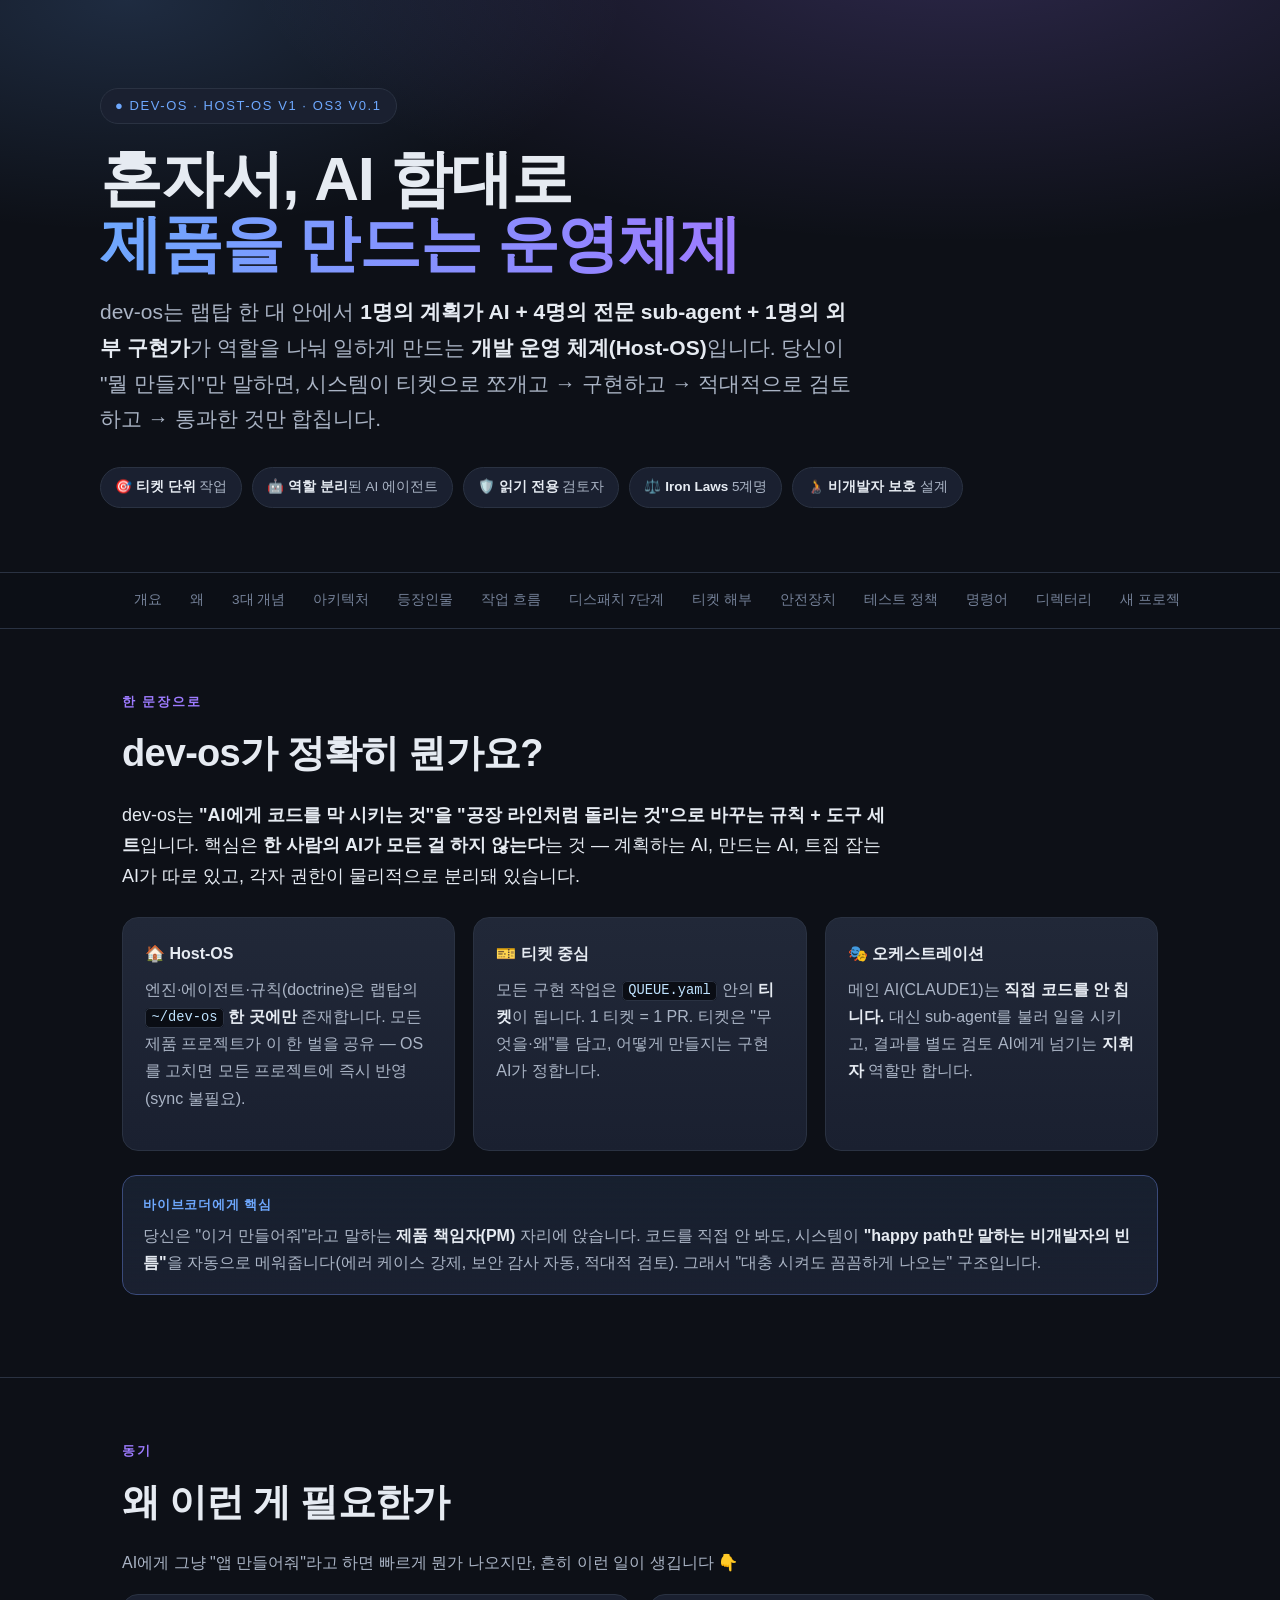
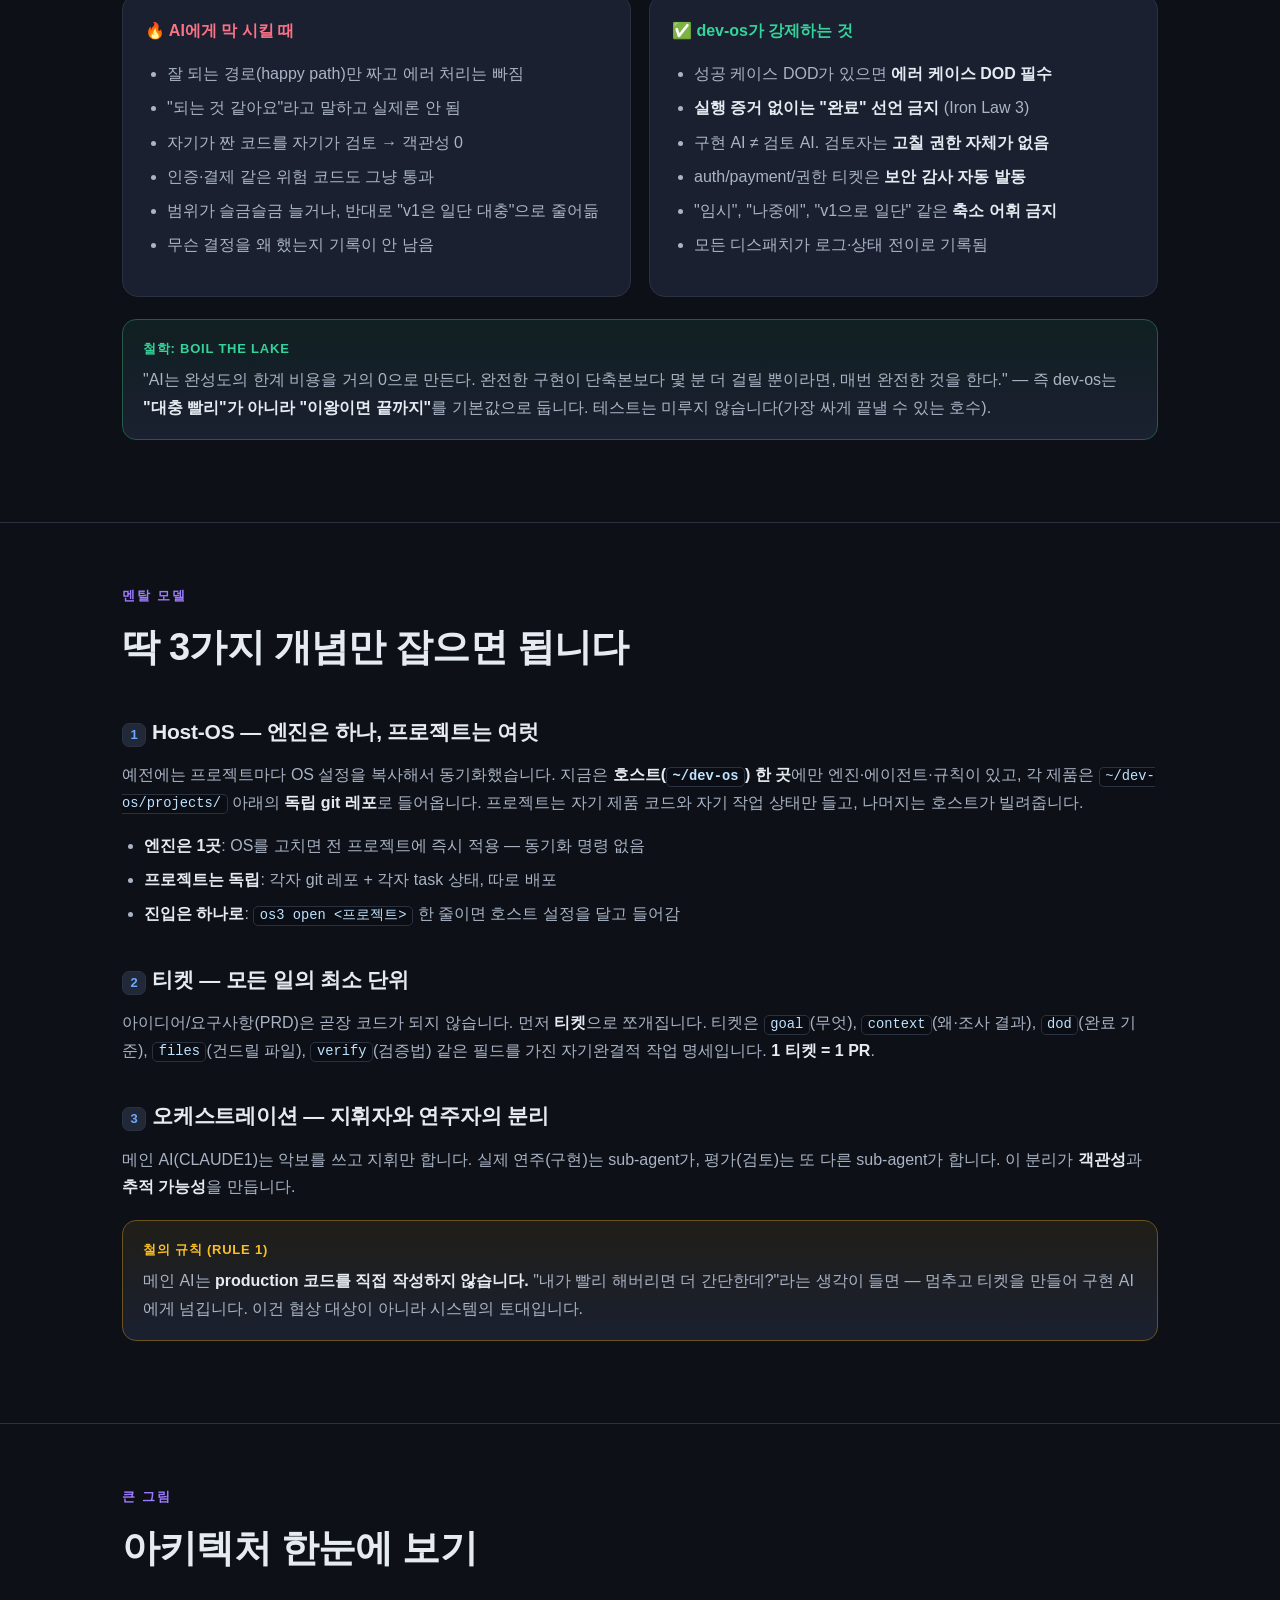
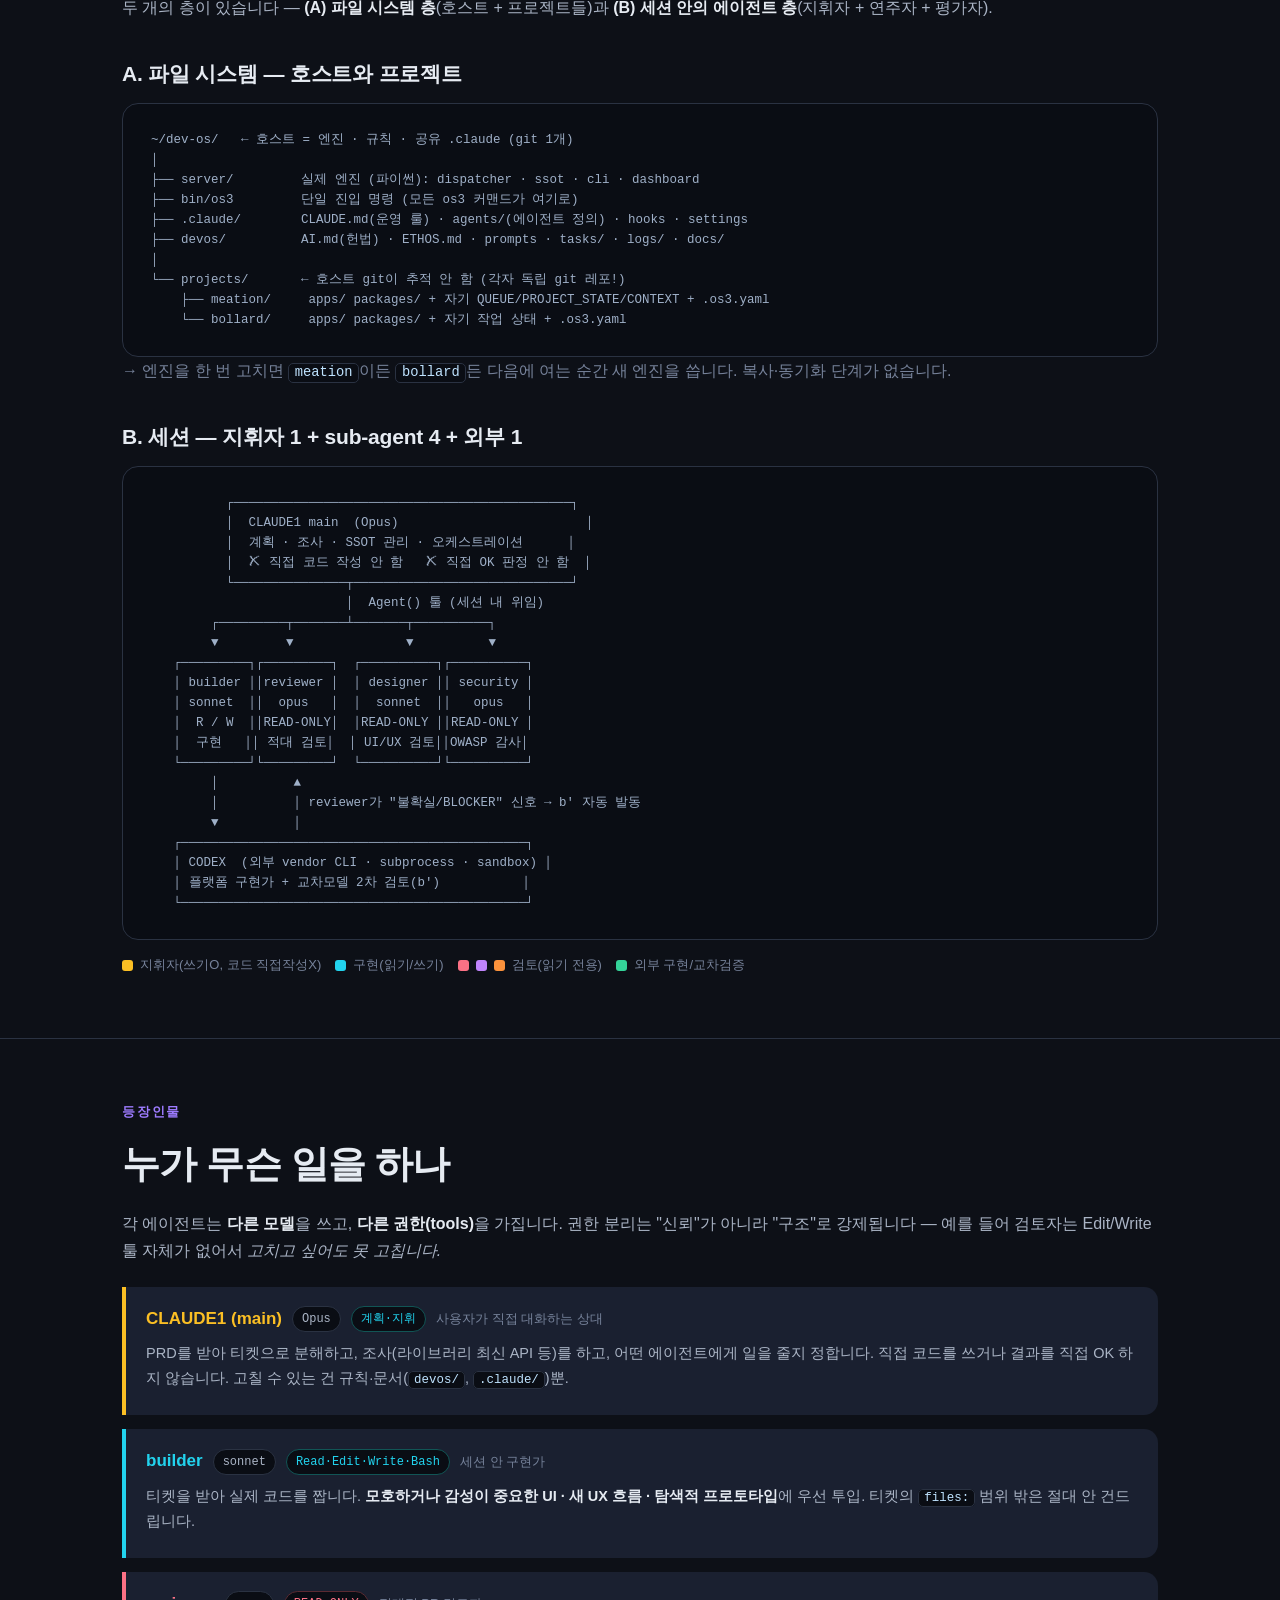
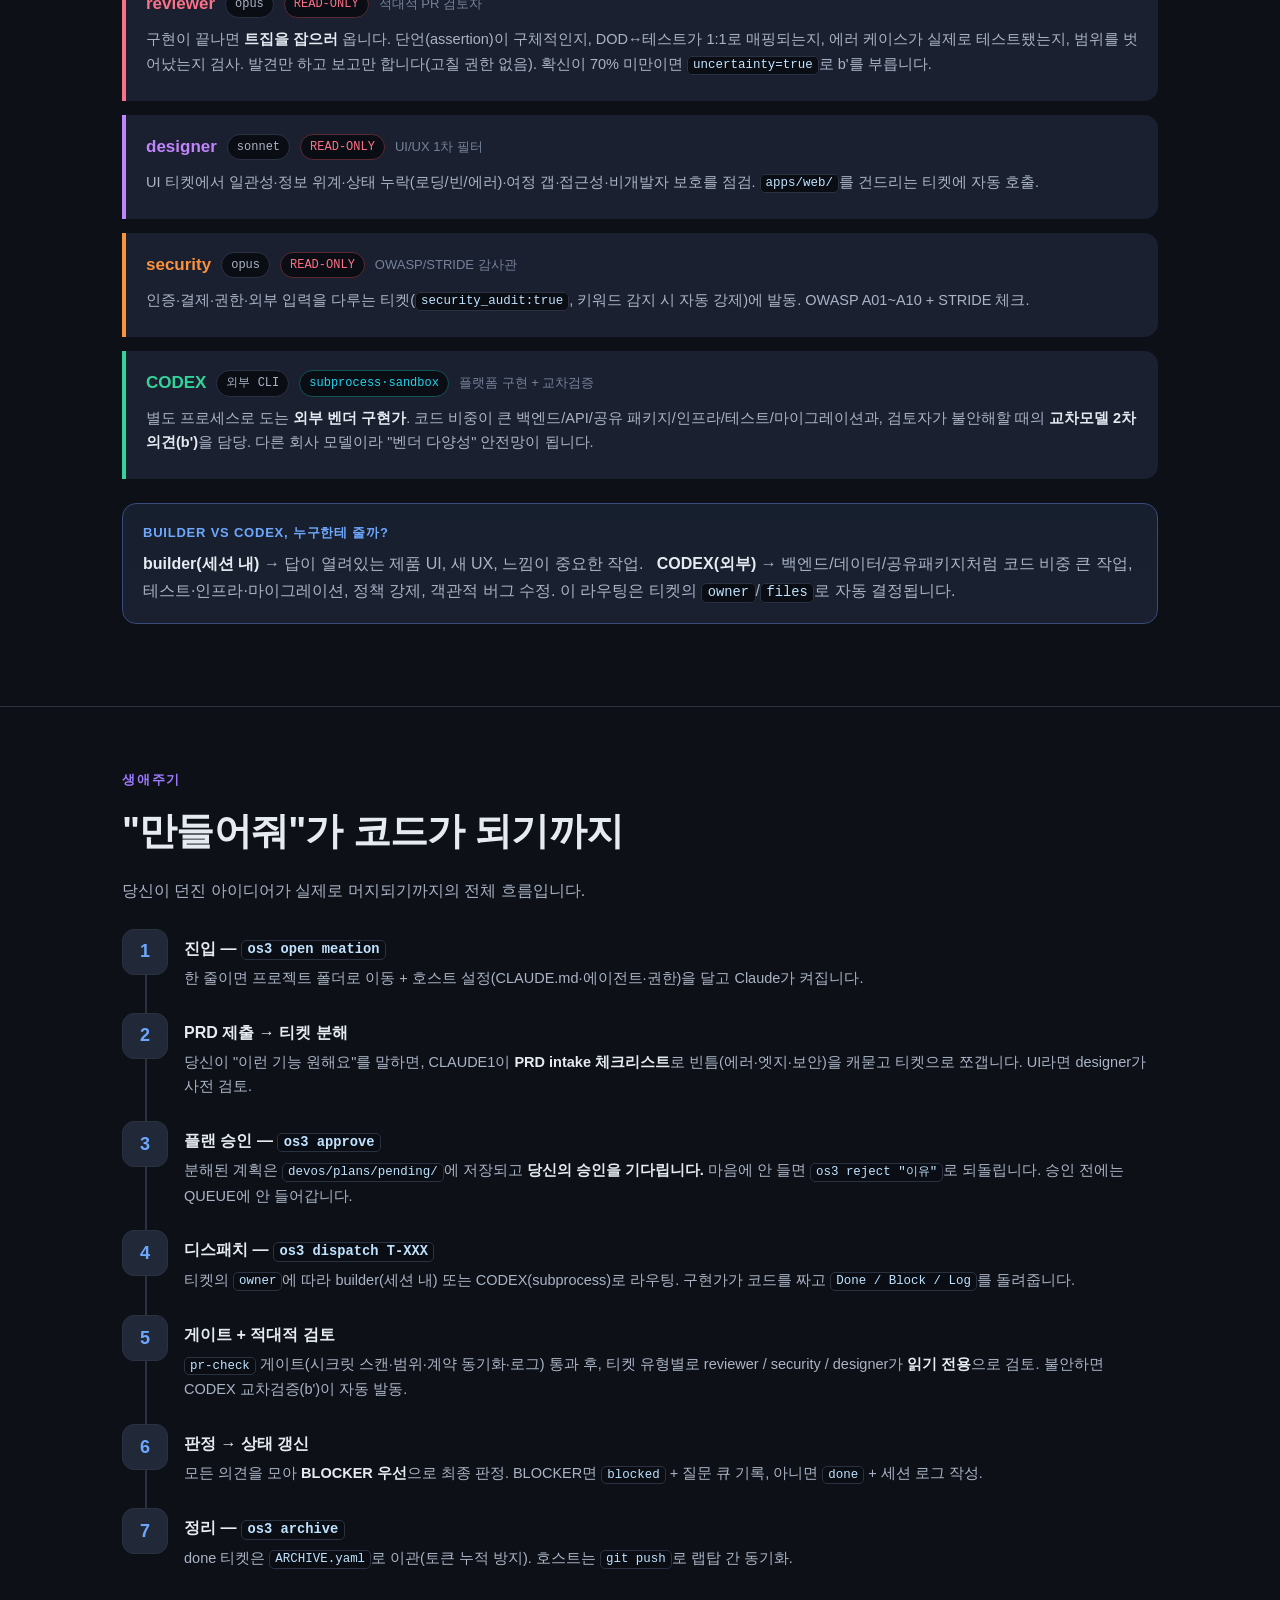
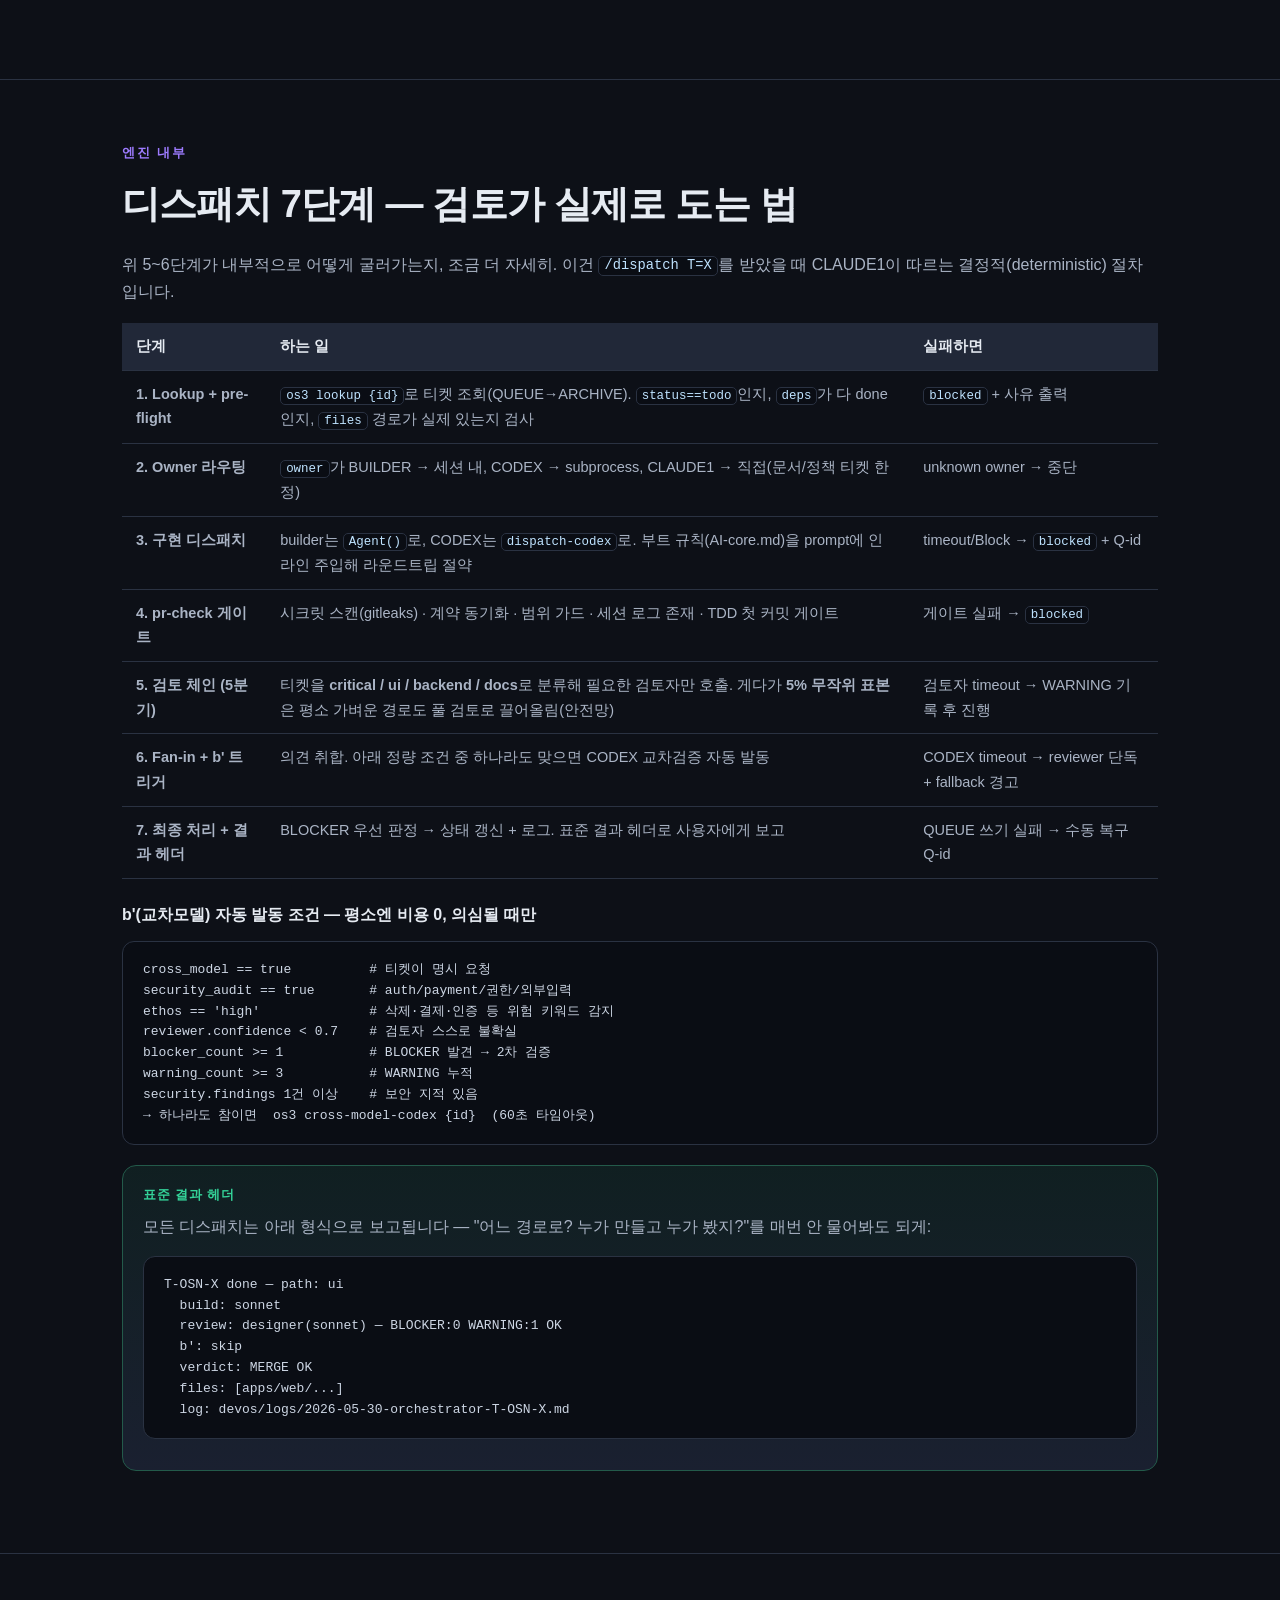
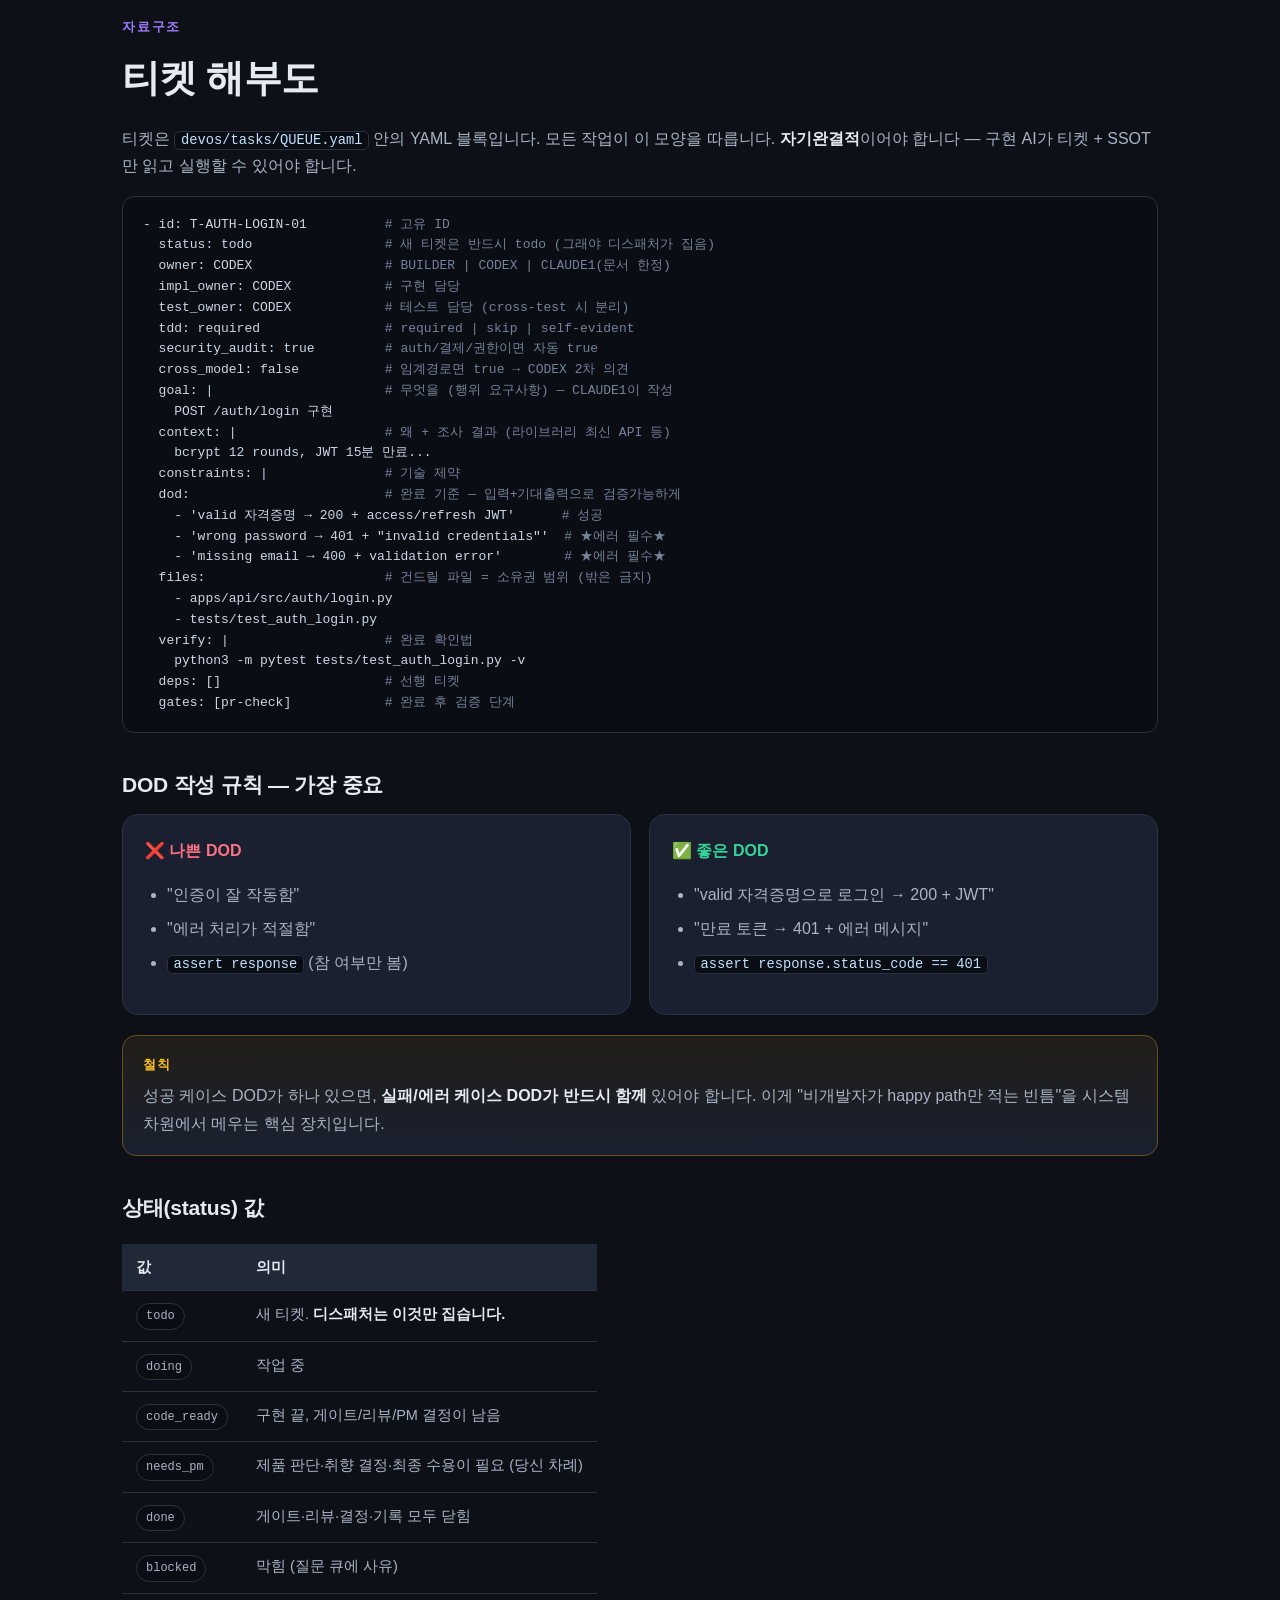
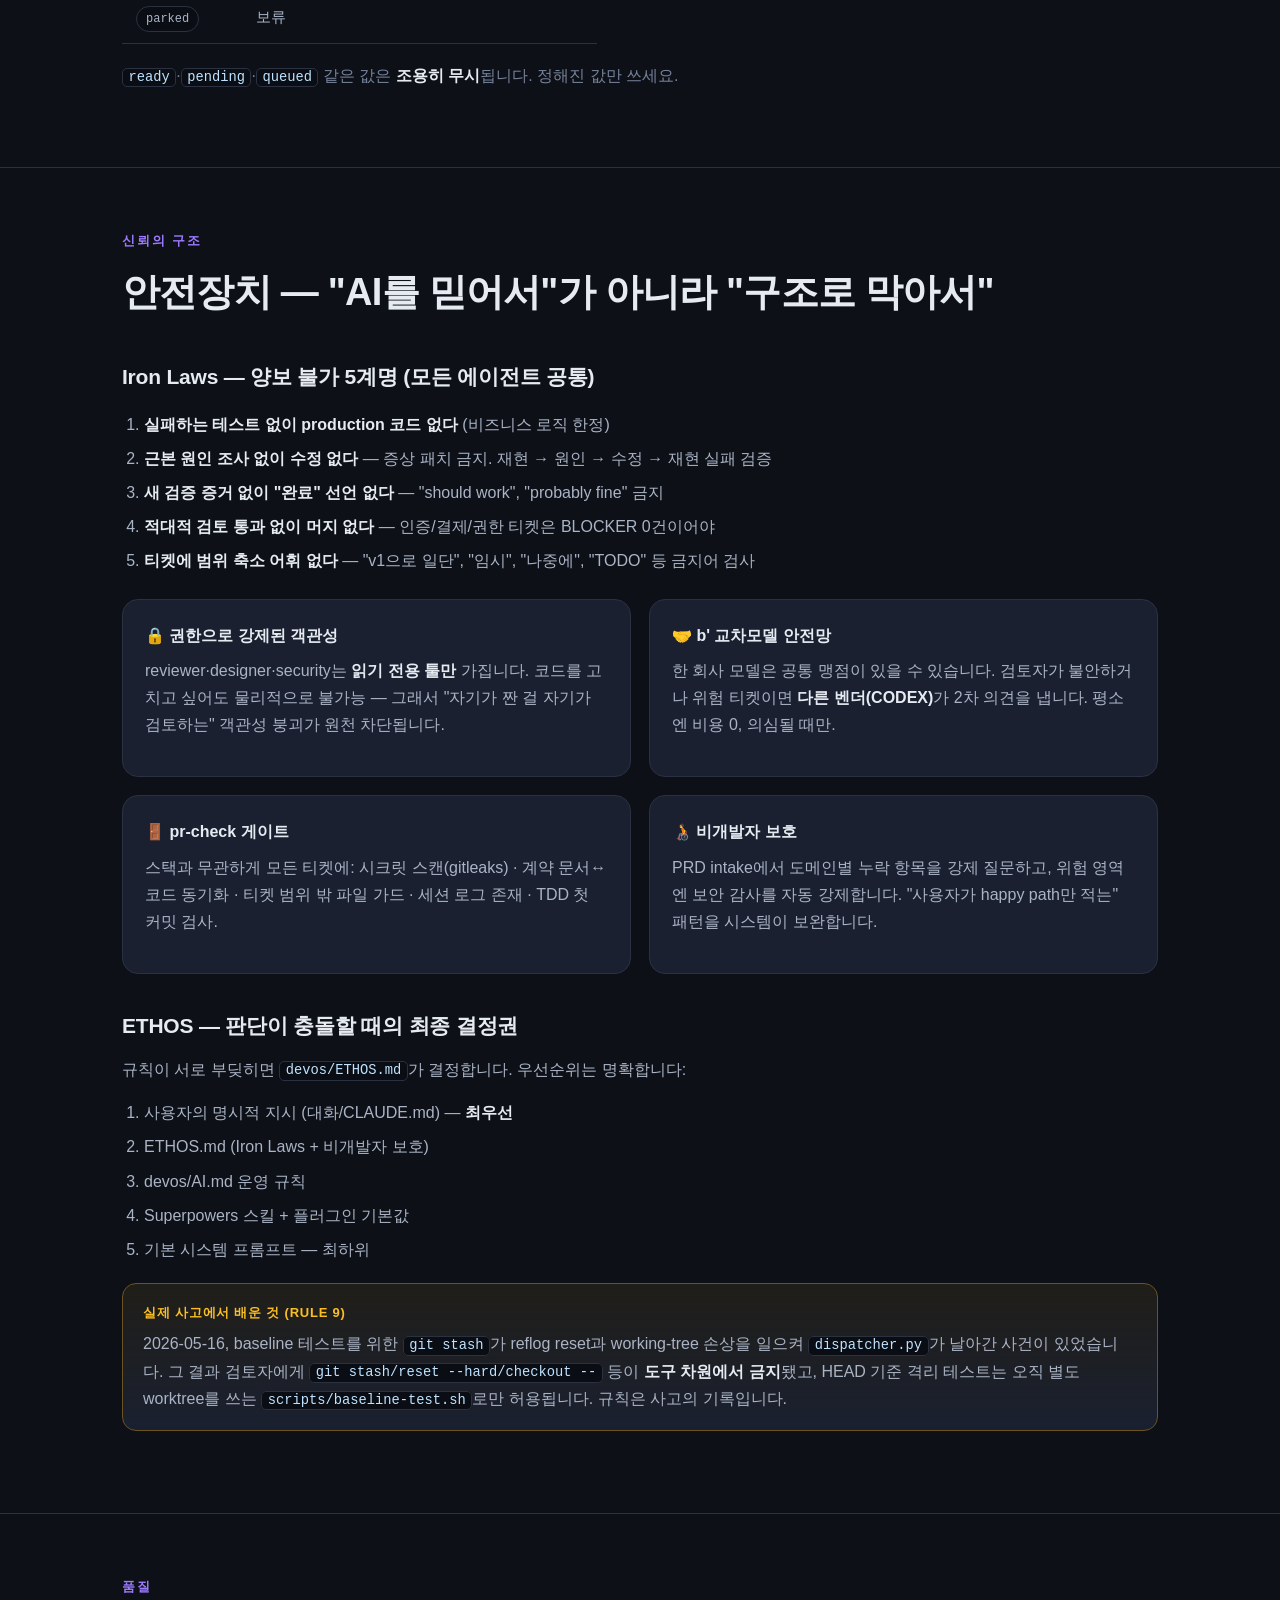
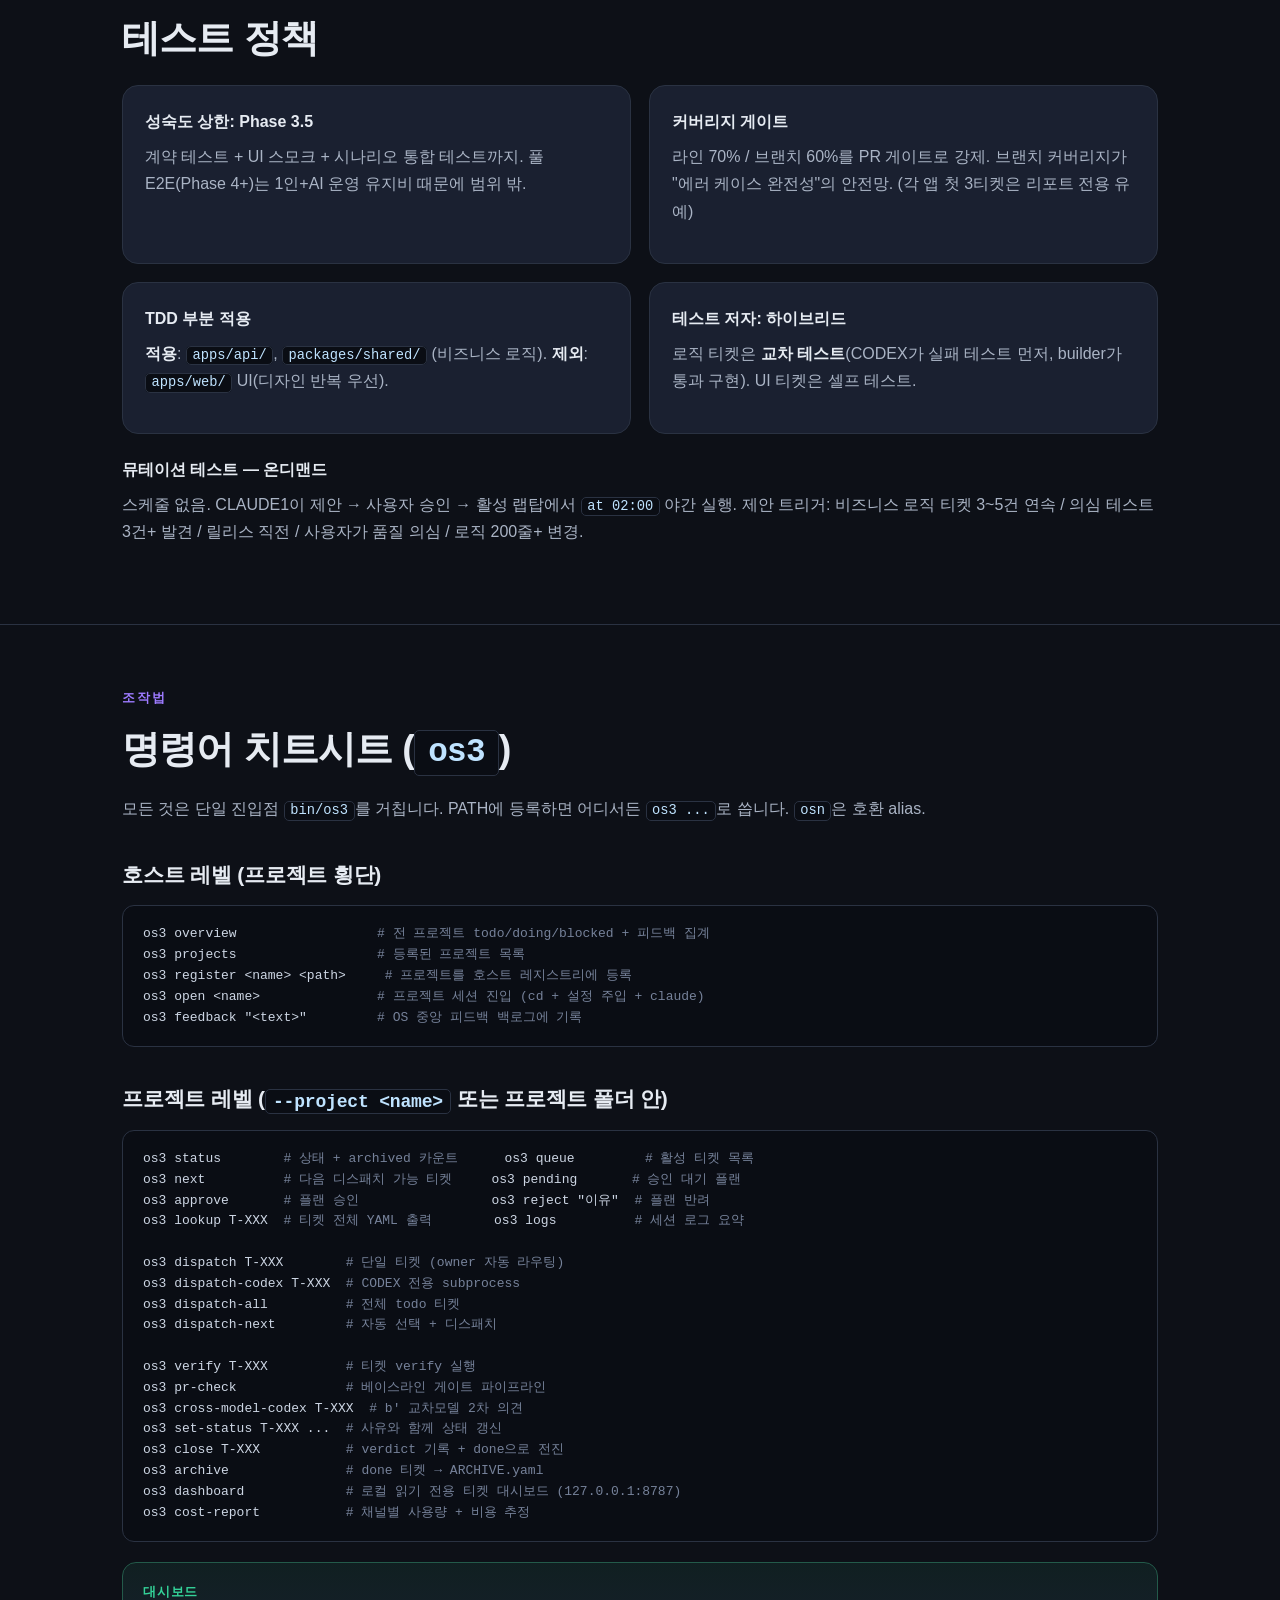
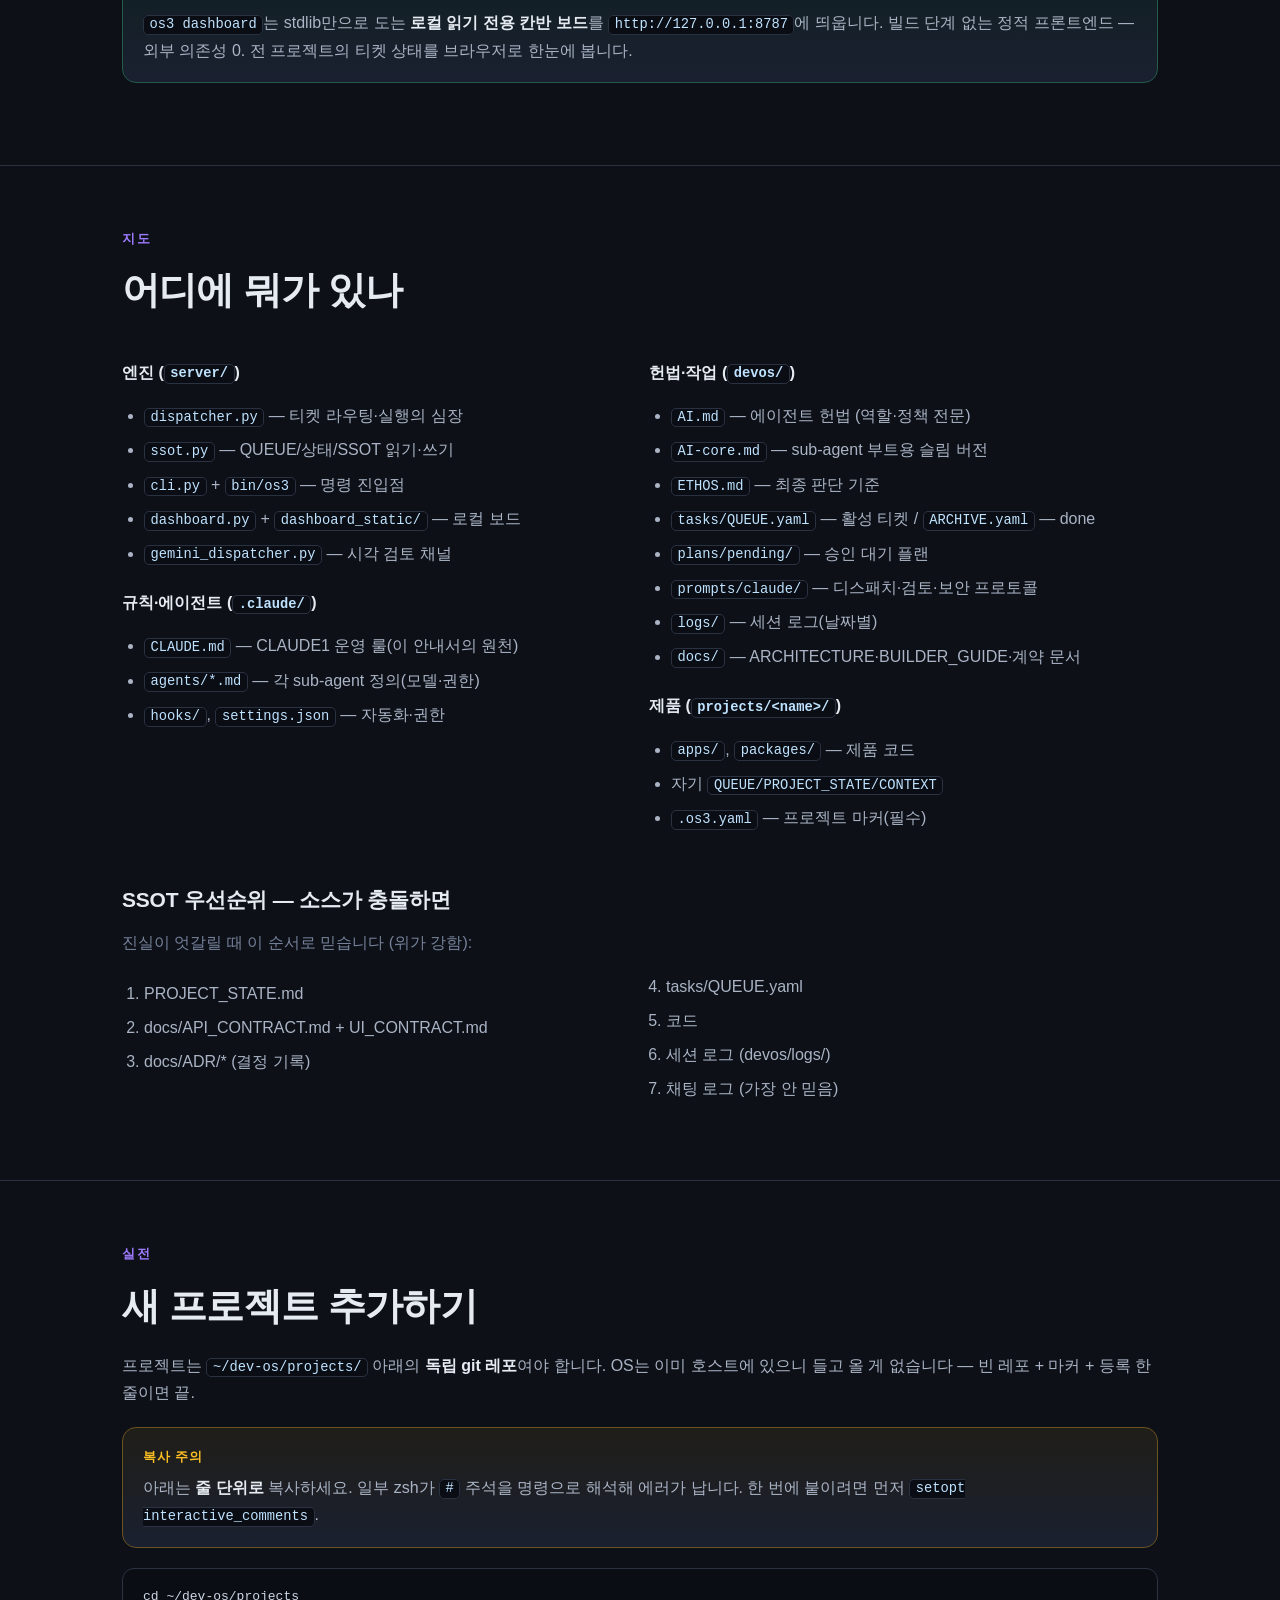
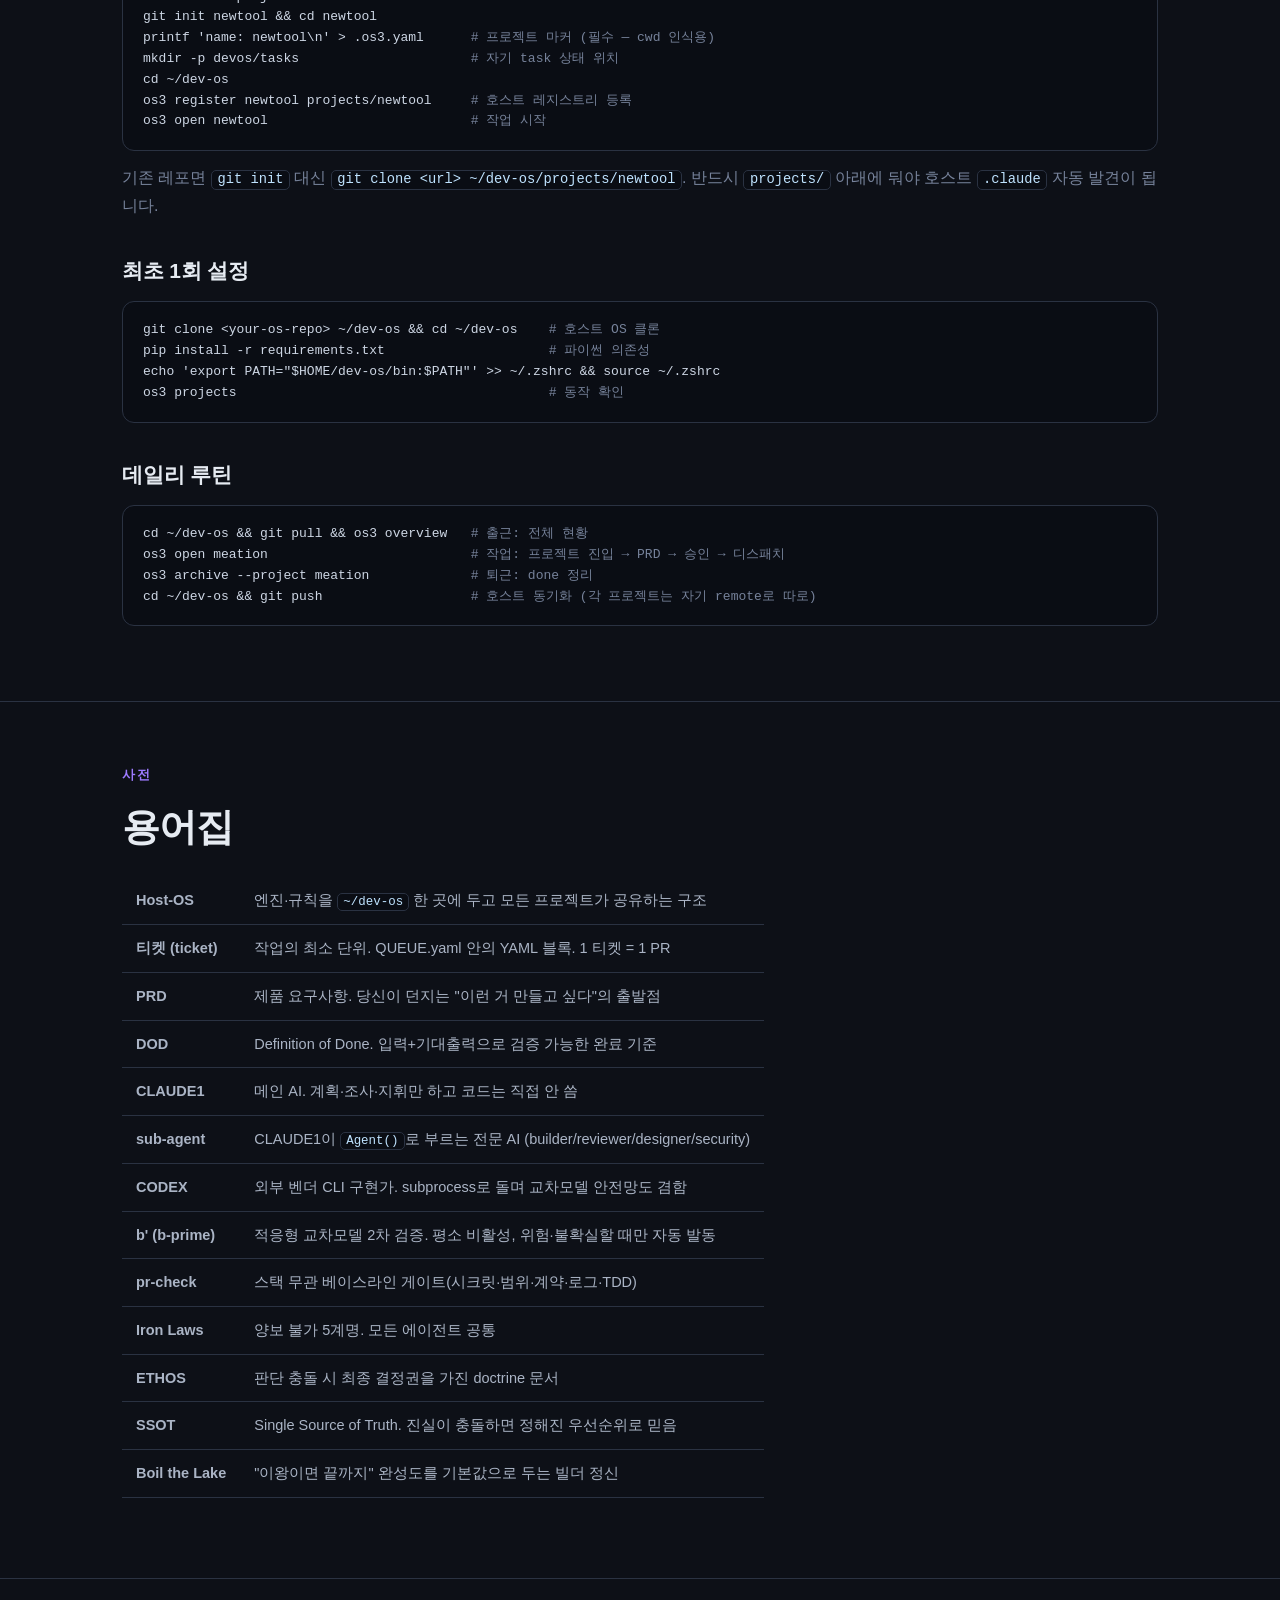
<file: devos/docs/dev-os-소개.html>
<!DOCTYPE html>
<html lang="ko">
<head>
<meta charset="UTF-8">
<meta name="viewport" content="width=device-width, initial-scale=1.0">
<title>dev-os — 바이브코더를 위한 안내서</title>
<style>
  :root{
    --bg:#0d1017; --bg2:#141925; --card:#1a2030; --card2:#212838;
    --line:#2a3242; --ink:#e6ebf2; --ink2:#aab4c5; --ink3:#76829a;
    --acc:#6ea8fe; --acc2:#9d7bff;
    --builder:#22d3ee; --reviewer:#fb7185; --designer:#c084fc; --security:#fb923c; --codex:#34d399; --claude1:#fbbf24;
    --ok:#34d399; --warn:#fbbf24; --block:#fb7185;
    --mono:"SF Mono",ui-monospace,"JetBrains Mono",Menlo,Consolas,monospace;
    --sans:-apple-system,BlinkMacSystemFont,"Segoe UI","Pretendard","Apple SD Gothic Neo",Roboto,sans-serif;
  }
  *{box-sizing:border-box}
  html{scroll-behavior:smooth}
  body{margin:0;background:var(--bg);color:var(--ink);font-family:var(--sans);line-height:1.7;font-size:16px;-webkit-font-smoothing:antialiased}
  a{color:var(--acc);text-decoration:none}
  a:hover{text-decoration:underline}
  code{font-family:var(--mono);font-size:.86em;background:#0a0d14;border:1px solid var(--line);border-radius:5px;padding:.1em .4em;color:#bfe3ff}
  pre{font-family:var(--mono);font-size:13px;line-height:1.6;background:#0a0d14;border:1px solid var(--line);border-radius:12px;padding:18px 20px;overflow-x:auto;color:#cdd6e4}
  pre code{background:none;border:none;padding:0;color:inherit;font-size:inherit}
  .wrap{max-width:1080px;margin:0 auto;padding:0 22px}

  /* HERO */
  header.hero{position:relative;overflow:hidden;border-bottom:1px solid var(--line);
    background:radial-gradient(1200px 500px at 75% -10%,rgba(157,123,255,.22),transparent 60%),
               radial-gradient(900px 420px at 10% 0%,rgba(110,168,254,.18),transparent 55%),var(--bg)}
  .hero-inner{padding:88px 0 64px}
  .kicker{display:inline-flex;align-items:center;gap:8px;font-size:13px;letter-spacing:.12em;text-transform:uppercase;color:var(--acc);
    border:1px solid var(--line);background:var(--card);padding:6px 14px;border-radius:999px;margin-bottom:22px}
  .hero h1{font-size:clamp(36px,6vw,62px);line-height:1.05;margin:0 0 18px;letter-spacing:-.02em;font-weight:800}
  .hero h1 .g{background:linear-gradient(100deg,var(--acc),var(--acc2));-webkit-background-clip:text;background-clip:text;color:transparent}
  .hero p.lead{font-size:clamp(17px,2.4vw,21px);color:var(--ink2);max-width:760px;margin:0 0 30px}
  .hero .pills{display:flex;flex-wrap:wrap;gap:10px}
  .pill{font-size:13.5px;background:var(--card);border:1px solid var(--line);padding:8px 14px;border-radius:999px;color:var(--ink2)}
  .pill b{color:var(--ink)}

  /* TOC */
  nav.toc{position:sticky;top:0;z-index:20;background:rgba(13,16,23,.82);backdrop-filter:blur(12px);border-bottom:1px solid var(--line)}
  nav.toc .wrap{display:flex;gap:4px;overflow-x:auto;padding:10px 22px;scrollbar-width:thin}
  nav.toc a{white-space:nowrap;font-size:13.5px;color:var(--ink3);padding:6px 12px;border-radius:8px}
  nav.toc a:hover{color:var(--ink);background:var(--card);text-decoration:none}

  section{padding:62px 0;border-bottom:1px solid var(--line)}
  section:last-of-type{border-bottom:none}
  .eyebrow{font-size:13px;letter-spacing:.14em;text-transform:uppercase;color:var(--acc2);font-weight:700;margin:0 0 8px}
  h2{font-size:clamp(26px,3.6vw,38px);margin:0 0 14px;letter-spacing:-.02em;font-weight:800}
  h3{font-size:21px;margin:34px 0 12px;font-weight:700;letter-spacing:-.01em}
  h4{font-size:16px;margin:22px 0 8px;color:var(--ink);font-weight:700}
  p{color:var(--ink2);margin:0 0 16px}
  .lead2{font-size:18px;color:var(--ink);max-width:780px}
  ul,ol{color:var(--ink2);padding-left:22px}
  li{margin:7px 0}
  strong{color:var(--ink)}
  .muted{color:var(--ink3)}

  .grid{display:grid;gap:18px}
  .g2{grid-template-columns:repeat(2,1fr)}
  .g3{grid-template-columns:repeat(3,1fr)}
  @media(max-width:820px){.g2,.g3{grid-template-columns:1fr}}

  .card{background:var(--card);border:1px solid var(--line);border-radius:16px;padding:22px 22px}
  .card h4{margin-top:0}
  .card.soft{background:linear-gradient(180deg,var(--card2),var(--card))}

  .callout{border-radius:14px;padding:18px 20px;border:1px solid var(--line);background:var(--card);margin:20px 0}
  .callout .tag{font-weight:800;font-size:13px;letter-spacing:.06em;text-transform:uppercase;display:block;margin-bottom:6px}
  .callout p:last-child{margin-bottom:0}
  .callout.tip{border-color:#235a4a;background:linear-gradient(180deg,rgba(52,211,153,.08),var(--card))}
  .callout.tip .tag{color:var(--ok)}
  .callout.warn{border-color:#6b5320;background:linear-gradient(180deg,rgba(251,191,36,.08),var(--card))}
  .callout.warn .tag{color:var(--warn)}
  .callout.key{border-color:#3a4a7a;background:linear-gradient(180deg,rgba(110,168,254,.10),var(--card))}
  .callout.key .tag{color:var(--acc)}

  table{width:100%;border-collapse:collapse;margin:18px 0;font-size:14.5px;display:block;overflow-x:auto}
  th,td{text-align:left;padding:11px 14px;border-bottom:1px solid var(--line);vertical-align:top}
  th{color:var(--ink);font-weight:700;background:var(--card2);white-space:nowrap}
  td{color:var(--ink2)}
  tr:hover td{background:rgba(255,255,255,.015)}

  .chip{display:inline-block;font-family:var(--mono);font-size:12px;padding:2px 9px;border-radius:999px;border:1px solid var(--line);background:#0a0d14;color:var(--ink2)}
  .chip.ro{color:var(--reviewer);border-color:#5a2a32}
  .chip.rw{color:var(--builder);border-color:#155}

  /* agent cards */
  .agent{border-left:4px solid var(--line);background:var(--card);border-radius:0 14px 14px 0;padding:18px 20px}
  .agent .top{display:flex;align-items:center;gap:10px;flex-wrap:wrap;margin-bottom:8px}
  .agent .name{font-weight:800;font-size:17px}
  .agent .role{font-size:13px;color:var(--ink3)}
  .agent.claude1{border-color:var(--claude1)} .agent.claude1 .name{color:var(--claude1)}
  .agent.builder{border-color:var(--builder)} .agent.builder .name{color:var(--builder)}
  .agent.reviewer{border-color:var(--reviewer)} .agent.reviewer .name{color:var(--reviewer)}
  .agent.designer{border-color:var(--designer)} .agent.designer .name{color:var(--designer)}
  .agent.security{border-color:var(--security)} .agent.security .name{color:var(--security)}
  .agent.codex{border-color:var(--codex)} .agent.codex .name{color:var(--codex)}
  .agent p{margin:6px 0;font-size:14.5px}

  /* flow / pipeline */
  .flow{display:flex;flex-direction:column;gap:0;margin:24px 0}
  .step{display:grid;grid-template-columns:46px 1fr;gap:16px;position:relative;padding-bottom:22px}
  .step:not(:last-child)::before{content:"";position:absolute;left:23px;top:46px;bottom:0;width:2px;background:var(--line)}
  .step .num{width:46px;height:46px;border-radius:12px;display:grid;place-items:center;font-weight:800;font-size:18px;
    background:var(--card2);border:1px solid var(--line);color:var(--acc);z-index:1}
  .step .body{padding-top:6px}
  .step .body h4{margin:0 0 4px}
  .step .body p{margin:0;font-size:14.5px}

  .legend{display:flex;flex-wrap:wrap;gap:14px;margin:14px 0 0;font-size:13px;color:var(--ink3)}
  .legend span{display:inline-flex;align-items:center;gap:7px}
  .dot{width:11px;height:11px;border-radius:3px;display:inline-block}

  /* big diagram */
  .diagram{background:#0a0d14;border:1px solid var(--line);border-radius:16px;padding:8px;overflow-x:auto}
  .diagram pre{border:none;background:none;font-size:12.5px;margin:0;color:#9fb0c8;white-space:pre}

  footer{padding:48px 0 70px;color:var(--ink3);font-size:14px}
  footer .wrap{display:flex;flex-direction:column;gap:6px}

  .num-badge{display:inline-grid;place-items:center;width:24px;height:24px;border-radius:7px;background:var(--card2);border:1px solid var(--line);color:var(--acc);font-size:13px;font-weight:700;margin-right:6px}
  .kbd{font-family:var(--mono);font-size:12.5px;background:#0a0d14;border:1px solid var(--line);border-bottom-width:2px;border-radius:6px;padding:2px 7px;color:#bfe3ff}
  hr.soft{border:none;border-top:1px solid var(--line);margin:30px 0}
  .twocol{columns:2;column-gap:30px}
  @media(max-width:820px){.twocol{columns:1}}
  .twocol li{break-inside:avoid}
</style>
</head>
<body>

<header class="hero">
  <div class="wrap hero-inner">
    <span class="kicker">● dev-os · host-OS v1 · OS3 v0.1</span>
    <h1>혼자서, AI 함대로<br><span class="g">제품을 만드는 운영체제</span></h1>
    <p class="lead">dev-os는 랩탑 한 대 안에서 <strong>1명의 계획가 AI + 4명의 전문 sub-agent + 1명의 외부 구현가</strong>가
    역할을 나눠 일하게 만드는 <strong>개발 운영 체계(Host-OS)</strong>입니다. 당신이 "뭘 만들지"만 말하면,
    시스템이 티켓으로 쪼개고 → 구현하고 → 적대적으로 검토하고 → 통과한 것만 합칩니다.</p>
    <div class="pills">
      <span class="pill">🎯 <b>티켓 단위</b> 작업</span>
      <span class="pill">🤖 <b>역할 분리</b>된 AI 에이전트</span>
      <span class="pill">🛡️ <b>읽기 전용</b> 검토자</span>
      <span class="pill">⚖️ <b>Iron Laws</b> 5계명</span>
      <span class="pill">🧑‍🦽 <b>비개발자 보호</b> 설계</span>
    </div>
  </div>
</header>

<nav class="toc">
  <div class="wrap">
    <a href="#what">개요</a>
    <a href="#why">왜</a>
    <a href="#concepts">3대 개념</a>
    <a href="#arch">아키텍처</a>
    <a href="#cast">등장인물</a>
    <a href="#flow">작업 흐름</a>
    <a href="#dispatch">디스패치 7단계</a>
    <a href="#ticket">티켓 해부</a>
    <a href="#safety">안전장치</a>
    <a href="#testing">테스트 정책</a>
    <a href="#cli">명령어</a>
    <a href="#tree">디렉터리</a>
    <a href="#newproj">새 프로젝트</a>
    <a href="#glossary">용어집</a>
    <a href="#faq">FAQ</a>
  </div>
</nav>

<!-- ============ WHAT ============ -->
<section id="what">
  <div class="wrap">
    <p class="eyebrow">한 문장으로</p>
    <h2>dev-os가 정확히 뭔가요?</h2>
    <p class="lead2">dev-os는 <strong>"AI에게 코드를 막 시키는 것"을 "공장 라인처럼 돌리는 것"으로 바꾸는 규칙 + 도구 세트</strong>입니다.
    핵심은 <strong>한 사람의 AI가 모든 걸 하지 않는다</strong>는 것 — 계획하는 AI, 만드는 AI, 트집 잡는 AI가 따로 있고,
    각자 권한이 물리적으로 분리돼 있습니다.</p>

    <div class="grid g3" style="margin-top:26px">
      <div class="card soft">
        <h4>🏠 Host-OS</h4>
        <p>엔진·에이전트·규칙(doctrine)은 랩탑의 <code>~/dev-os</code> <strong>한 곳에만</strong> 존재합니다.
        모든 제품 프로젝트가 이 한 벌을 공유 — OS를 고치면 모든 프로젝트에 즉시 반영(sync 불필요).</p>
      </div>
      <div class="card soft">
        <h4>🎫 티켓 중심</h4>
        <p>모든 구현 작업은 <code>QUEUE.yaml</code> 안의 <strong>티켓</strong>이 됩니다. 1 티켓 = 1 PR.
        티켓은 "무엇을·왜"를 담고, 어떻게 만들지는 구현 AI가 정합니다.</p>
      </div>
      <div class="card soft">
        <h4>🎭 오케스트레이션</h4>
        <p>메인 AI(CLAUDE1)는 <strong>직접 코드를 안 칩니다.</strong> 대신 sub-agent를 불러 일을 시키고,
        결과를 별도 검토 AI에게 넘기는 <strong>지휘자</strong> 역할만 합니다.</p>
      </div>
    </div>

    <div class="callout key" style="margin-top:24px">
      <span class="tag">바이브코더에게 핵심</span>
      <p>당신은 "이거 만들어줘"라고 말하는 <strong>제품 책임자(PM)</strong> 자리에 앉습니다.
      코드를 직접 안 봐도, 시스템이 <strong>"happy path만 말하는 비개발자의 빈틈"</strong>을 자동으로 메워줍니다(에러 케이스 강제, 보안 감사 자동, 적대적 검토). 그래서 "대충 시켜도 꼼꼼하게 나오는" 구조입니다.</p>
    </div>
  </div>
</section>

<!-- ============ WHY ============ -->
<section id="why">
  <div class="wrap">
    <p class="eyebrow">동기</p>
    <h2>왜 이런 게 필요한가</h2>
    <p>AI에게 그냥 "앱 만들어줘"라고 하면 빠르게 뭔가 나오지만, 흔히 이런 일이 생깁니다 👇</p>
    <div class="grid g2" style="margin-top:18px">
      <div class="card">
        <h4 style="color:var(--block)">🔥 AI에게 막 시킬 때</h4>
        <ul>
          <li>잘 되는 경로(happy path)만 짜고 에러 처리는 빠짐</li>
          <li>"되는 것 같아요"라고 말하고 실제론 안 됨</li>
          <li>자기가 짠 코드를 자기가 검토 → 객관성 0</li>
          <li>인증·결제 같은 위험 코드도 그냥 통과</li>
          <li>범위가 슬금슬금 늘거나, 반대로 "v1은 일단 대충"으로 줄어듦</li>
          <li>무슨 결정을 왜 했는지 기록이 안 남음</li>
        </ul>
      </div>
      <div class="card">
        <h4 style="color:var(--ok)">✅ dev-os가 강제하는 것</h4>
        <ul>
          <li>성공 케이스 DOD가 있으면 <strong>에러 케이스 DOD 필수</strong></li>
          <li><strong>실행 증거 없이는 "완료" 선언 금지</strong> (Iron Law 3)</li>
          <li>구현 AI ≠ 검토 AI. 검토자는 <strong>고칠 권한 자체가 없음</strong></li>
          <li>auth/payment/권한 티켓은 <strong>보안 감사 자동 발동</strong></li>
          <li>"임시", "나중에", "v1으로 일단" 같은 <strong>축소 어휘 금지</strong></li>
          <li>모든 디스패치가 로그·상태 전이로 기록됨</li>
        </ul>
      </div>
    </div>
    <div class="callout tip" style="margin-top:22px">
      <span class="tag">철학: Boil the Lake</span>
      <p>"AI는 완성도의 한계 비용을 거의 0으로 만든다. 완전한 구현이 단축본보다 몇 분 더 걸릴 뿐이라면, 매번 완전한 것을 한다."
      — 즉 dev-os는 <strong>"대충 빨리"가 아니라 "이왕이면 끝까지"</strong>를 기본값으로 둡니다. 테스트는 미루지 않습니다(가장 싸게 끝낼 수 있는 호수).</p>
    </div>
  </div>
</section>

<!-- ============ CONCEPTS ============ -->
<section id="concepts">
  <div class="wrap">
    <p class="eyebrow">멘탈 모델</p>
    <h2>딱 3가지 개념만 잡으면 됩니다</h2>

    <h3><span class="num-badge">1</span>Host-OS — 엔진은 하나, 프로젝트는 여럿</h3>
    <p>예전에는 프로젝트마다 OS 설정을 복사해서 동기화했습니다. 지금은 <strong>호스트(<code>~/dev-os</code>) 한 곳</strong>에만
    엔진·에이전트·규칙이 있고, 각 제품은 <code>~/dev-os/projects/</code> 아래의 <strong>독립 git 레포</strong>로 들어옵니다.
    프로젝트는 자기 제품 코드와 자기 작업 상태만 들고, 나머지는 호스트가 빌려줍니다.</p>
    <ul>
      <li><strong>엔진은 1곳</strong>: OS를 고치면 전 프로젝트에 즉시 적용 — 동기화 명령 없음</li>
      <li><strong>프로젝트는 독립</strong>: 각자 git 레포 + 각자 task 상태, 따로 배포</li>
      <li><strong>진입은 하나로</strong>: <code>os3 open &lt;프로젝트&gt;</code> 한 줄이면 호스트 설정을 달고 들어감</li>
    </ul>

    <h3><span class="num-badge">2</span>티켓 — 모든 일의 최소 단위</h3>
    <p>아이디어/요구사항(PRD)은 곧장 코드가 되지 않습니다. 먼저 <strong>티켓</strong>으로 쪼개집니다.
    티켓은 <code>goal</code>(무엇), <code>context</code>(왜·조사 결과), <code>dod</code>(완료 기준), <code>files</code>(건드릴 파일),
    <code>verify</code>(검증법) 같은 필드를 가진 자기완결적 작업 명세입니다. <strong>1 티켓 = 1 PR</strong>.</p>

    <h3><span class="num-badge">3</span>오케스트레이션 — 지휘자와 연주자의 분리</h3>
    <p>메인 AI(CLAUDE1)는 악보를 쓰고 지휘만 합니다. 실제 연주(구현)는 sub-agent가, 평가(검토)는 또 다른 sub-agent가 합니다.
    이 분리가 <strong>객관성</strong>과 <strong>추적 가능성</strong>을 만듭니다.</p>
    <div class="callout warn">
      <span class="tag">철의 규칙 (Rule 1)</span>
      <p>메인 AI는 <strong>production 코드를 직접 작성하지 않습니다.</strong> "내가 빨리 해버리면 더 간단한데?"라는 생각이 들면 — 멈추고 티켓을 만들어 구현 AI에게 넘깁니다. 이건 협상 대상이 아니라 시스템의 토대입니다.</p>
    </div>
  </div>
</section>

<!-- ============ ARCHITECTURE ============ -->
<section id="arch">
  <div class="wrap">
    <p class="eyebrow">큰 그림</p>
    <h2>아키텍처 한눈에 보기</h2>
    <p>두 개의 층이 있습니다 — <strong>(A) 파일 시스템 층</strong>(호스트 + 프로젝트들)과
    <strong>(B) 세션 안의 에이전트 층</strong>(지휘자 + 연주자 + 평가자).</p>

    <h3>A. 파일 시스템 — 호스트와 프로젝트</h3>
    <div class="diagram">
<pre>~/dev-os/   ← 호스트 = 엔진 · 규칙 · 공유 .claude (git 1개)
│
├── server/         실제 엔진 (파이썬): dispatcher · ssot · cli · dashboard
├── bin/os3         단일 진입 명령 (모든 os3 커맨드가 여기로)
├── .claude/        CLAUDE.md(운영 룰) · agents/(에이전트 정의) · hooks · settings
├── devos/          AI.md(헌법) · ETHOS.md · prompts · tasks/ · logs/ · docs/
│
└── projects/       ← 호스트 git이 추적 안 함 (각자 독립 git 레포!)
    ├── meation/     apps/ packages/ + 자기 QUEUE/PROJECT_STATE/CONTEXT + .os3.yaml
    └── bollard/     apps/ packages/ + 자기 작업 상태 + .os3.yaml</pre>
    </div>
    <p class="muted">→ 엔진을 한 번 고치면 <code>meation</code>이든 <code>bollard</code>든 다음에 여는 순간 새 엔진을 씁니다. 복사·동기화 단계가 없습니다.</p>

    <h3>B. 세션 — 지휘자 1 + sub-agent 4 + 외부 1</h3>
    <div class="diagram">
<pre>          ┌─────────────────────────────────────────────┐
          │  CLAUDE1 main  (Opus)                         │
          │  계획 · 조사 · SSOT 관리 · 오케스트레이션      │
          │  ✗ 직접 코드 작성 안 함   ✗ 직접 OK 판정 안 함  │
          └───────────────┬─────────────────────────────┘
                          │  Agent() 툴 (세션 내 위임)
        ┌─────────┬───────┴───────┬──────────┐
        ▼         ▼               ▼          ▼
   ┌─────────┐┌─────────┐  ┌──────────┐┌──────────┐
   │ builder ││reviewer │  │ designer ││ security │
   │ sonnet  ││  opus   │  │  sonnet  ││   opus   │
   │  R / W  ││READ-ONLY│  │READ-ONLY ││READ-ONLY │
   │  구현   ││ 적대 검토│  │ UI/UX 검토││OWASP 감사│
   └─────────┘└─────────┘  └──────────┘└──────────┘
        │          ▲
        │          │ reviewer가 "불확실/BLOCKER" 신호 → b' 자동 발동
        ▼          │
   ┌──────────────────────────────────────────────┐
   │ CODEX  (외부 vendor CLI · subprocess · sandbox) │
   │ 플랫폼 구현가 + 교차모델 2차 검토(b')           │
   └──────────────────────────────────────────────┘</pre>
    </div>
    <div class="legend">
      <span><span class="dot" style="background:var(--claude1)"></span>지휘자(쓰기O, 코드 직접작성X)</span>
      <span><span class="dot" style="background:var(--builder)"></span>구현(읽기/쓰기)</span>
      <span><span class="dot" style="background:var(--reviewer)"></span><span class="dot" style="background:var(--designer)"></span><span class="dot" style="background:var(--security)"></span>검토(읽기 전용)</span>
      <span><span class="dot" style="background:var(--codex)"></span>외부 구현/교차검증</span>
    </div>
  </div>
</section>

<!-- ============ CAST ============ -->
<section id="cast">
  <div class="wrap">
    <p class="eyebrow">등장인물</p>
    <h2>누가 무슨 일을 하나</h2>
    <p>각 에이전트는 <strong>다른 모델</strong>을 쓰고, <strong>다른 권한(tools)</strong>을 가집니다. 권한 분리는 "신뢰"가 아니라 "구조"로 강제됩니다 — 예를 들어 검토자는 Edit/Write 툴 자체가 없어서 <em>고치고 싶어도 못 고칩니다.</em></p>

    <div class="grid" style="gap:14px;margin-top:22px">
      <div class="agent claude1">
        <div class="top"><span class="name">CLAUDE1 (main)</span><span class="chip">Opus</span><span class="chip rw">계획·지휘</span><span class="role">사용자가 직접 대화하는 상대</span></div>
        <p>PRD를 받아 티켓으로 분해하고, 조사(라이브러리 최신 API 등)를 하고, 어떤 에이전트에게 일을 줄지 정합니다. 직접 코드를 쓰거나 결과를 직접 OK 하지 않습니다. 고칠 수 있는 건 규칙·문서(<code>devos/</code>, <code>.claude/</code>)뿐.</p>
      </div>
      <div class="agent builder">
        <div class="top"><span class="name">builder</span><span class="chip">sonnet</span><span class="chip rw">Read·Edit·Write·Bash</span><span class="role">세션 안 구현가</span></div>
        <p>티켓을 받아 실제 코드를 짭니다. <strong>모호하거나 감성이 중요한 UI · 새 UX 흐름 · 탐색적 프로토타입</strong>에 우선 투입. 티켓의 <code>files:</code> 범위 밖은 절대 안 건드립니다.</p>
      </div>
      <div class="agent reviewer">
        <div class="top"><span class="name">reviewer</span><span class="chip">opus</span><span class="chip ro">READ-ONLY</span><span class="role">적대적 PR 검토자</span></div>
        <p>구현이 끝나면 <strong>트집을 잡으러</strong> 옵니다. 단언(assertion)이 구체적인지, DOD↔테스트가 1:1로 매핑되는지, 에러 케이스가 실제로 테스트됐는지, 범위를 벗어났는지 검사. 발견만 하고 보고만 합니다(고칠 권한 없음). 확신이 70% 미만이면 <code>uncertainty=true</code>로 b'를 부릅니다.</p>
      </div>
      <div class="agent designer">
        <div class="top"><span class="name">designer</span><span class="chip">sonnet</span><span class="chip ro">READ-ONLY</span><span class="role">UI/UX 1차 필터</span></div>
        <p>UI 티켓에서 일관성·정보 위계·상태 누락(로딩/빈/에러)·여정 갭·접근성·비개발자 보호를 점검. <code>apps/web/</code>를 건드리는 티켓에 자동 호출.</p>
      </div>
      <div class="agent security">
        <div class="top"><span class="name">security</span><span class="chip">opus</span><span class="chip ro">READ-ONLY</span><span class="role">OWASP/STRIDE 감사관</span></div>
        <p>인증·결제·권한·외부 입력을 다루는 티켓(<code>security_audit:true</code>, 키워드 감지 시 자동 강제)에 발동. OWASP A01~A10 + STRIDE 체크.</p>
      </div>
      <div class="agent codex">
        <div class="top"><span class="name">CODEX</span><span class="chip">외부 CLI</span><span class="chip rw">subprocess·sandbox</span><span class="role">플랫폼 구현 + 교차검증</span></div>
        <p>별도 프로세스로 도는 <strong>외부 벤더 구현가</strong>. 코드 비중이 큰 백엔드/API/공유 패키지/인프라/테스트/마이그레이션과, 검토자가 불안해할 때의 <strong>교차모델 2차 의견(b')</strong>을 담당. 다른 회사 모델이라 "벤더 다양성" 안전망이 됩니다.</p>
      </div>
    </div>

    <div class="callout key" style="margin-top:24px">
      <span class="tag">builder vs CODEX, 누구한테 줄까?</span>
      <p><strong>builder(세션 내)</strong> → 답이 열려있는 제품 UI, 새 UX, 느낌이 중요한 작업. &nbsp;
      <strong>CODEX(외부)</strong> → 백엔드/데이터/공유패키지처럼 코드 비중 큰 작업, 테스트·인프라·마이그레이션, 정책 강제, 객관적 버그 수정. 이 라우팅은 티켓의 <code>owner</code>/<code>files</code>로 자동 결정됩니다.</p>
    </div>
  </div>
</section>

<!-- ============ FLOW ============ -->
<section id="flow">
  <div class="wrap">
    <p class="eyebrow">생애주기</p>
    <h2>"만들어줘"가 코드가 되기까지</h2>
    <p>당신이 던진 아이디어가 실제로 머지되기까지의 전체 흐름입니다.</p>

    <div class="flow">
      <div class="step"><div class="num">1</div><div class="body">
        <h4>진입 — <code>os3 open meation</code></h4>
        <p>한 줄이면 프로젝트 폴더로 이동 + 호스트 설정(CLAUDE.md·에이전트·권한)을 달고 Claude가 켜집니다.</p>
      </div></div>
      <div class="step"><div class="num">2</div><div class="body">
        <h4>PRD 제출 → 티켓 분해</h4>
        <p>당신이 "이런 기능 원해요"를 말하면, CLAUDE1이 <strong>PRD intake 체크리스트</strong>로 빈틈(에러·엣지·보안)을 캐묻고 티켓으로 쪼갭니다. UI라면 designer가 사전 검토.</p>
      </div></div>
      <div class="step"><div class="num">3</div><div class="body">
        <h4>플랜 승인 — <code>os3 approve</code></h4>
        <p>분해된 계획은 <code>devos/plans/pending/</code>에 저장되고 <strong>당신의 승인을 기다립니다.</strong> 마음에 안 들면 <code>os3 reject "이유"</code>로 되돌립니다. 승인 전에는 QUEUE에 안 들어갑니다.</p>
      </div></div>
      <div class="step"><div class="num">4</div><div class="body">
        <h4>디스패치 — <code>os3 dispatch T-XXX</code></h4>
        <p>티켓의 <code>owner</code>에 따라 builder(세션 내) 또는 CODEX(subprocess)로 라우팅. 구현가가 코드를 짜고 <code>Done / Block / Log</code>를 돌려줍니다.</p>
      </div></div>
      <div class="step"><div class="num">5</div><div class="body">
        <h4>게이트 + 적대적 검토</h4>
        <p><code>pr-check</code> 게이트(시크릿 스캔·범위·계약 동기화·로그) 통과 후, 티켓 유형별로 reviewer / security / designer가 <strong>읽기 전용</strong>으로 검토. 불안하면 CODEX 교차검증(b')이 자동 발동.</p>
      </div></div>
      <div class="step"><div class="num">6</div><div class="body">
        <h4>판정 → 상태 갱신</h4>
        <p>모든 의견을 모아 <strong>BLOCKER 우선</strong>으로 최종 판정. BLOCKER면 <code>blocked</code> + 질문 큐 기록, 아니면 <code>done</code> + 세션 로그 작성.</p>
      </div></div>
      <div class="step"><div class="num">7</div><div class="body">
        <h4>정리 — <code>os3 archive</code></h4>
        <p>done 티켓은 <code>ARCHIVE.yaml</code>로 이관(토큰 누적 방지). 호스트는 <code>git push</code>로 랩탑 간 동기화.</p>
      </div></div>
    </div>
  </div>
</section>

<!-- ============ DISPATCH 7 STEP ============ -->
<section id="dispatch">
  <div class="wrap">
    <p class="eyebrow">엔진 내부</p>
    <h2>디스패치 7단계 — 검토가 실제로 도는 법</h2>
    <p>위 5~6단계가 내부적으로 어떻게 굴러가는지, 조금 더 자세히. 이건 <code>/dispatch T=X</code>를 받았을 때 CLAUDE1이 따르는 결정적(deterministic) 절차입니다.</p>

    <table>
      <thead><tr><th>단계</th><th>하는 일</th><th>실패하면</th></tr></thead>
      <tbody>
        <tr><td><b>1. Lookup + pre-flight</b></td><td><code>os3 lookup {id}</code>로 티켓 조회(QUEUE→ARCHIVE). <code>status==todo</code>인지, <code>deps</code>가 다 done인지, <code>files</code> 경로가 실제 있는지 검사</td><td><code>blocked</code> + 사유 출력</td></tr>
        <tr><td><b>2. Owner 라우팅</b></td><td><code>owner</code>가 BUILDER → 세션 내, CODEX → subprocess, CLAUDE1 → 직접(문서/정책 티켓 한정)</td><td>unknown owner → 중단</td></tr>
        <tr><td><b>3. 구현 디스패치</b></td><td>builder는 <code>Agent()</code>로, CODEX는 <code>dispatch-codex</code>로. 부트 규칙(AI-core.md)을 prompt에 인라인 주입해 라운드트립 절약</td><td>timeout/Block → <code>blocked</code> + Q-id</td></tr>
        <tr><td><b>4. pr-check 게이트</b></td><td>시크릿 스캔(gitleaks) · 계약 동기화 · 범위 가드 · 세션 로그 존재 · TDD 첫 커밋 게이트</td><td>게이트 실패 → <code>blocked</code></td></tr>
        <tr><td><b>5. 검토 체인 (5분기)</b></td><td>티켓을 <b>critical / ui / backend / docs</b>로 분류해 필요한 검토자만 호출. 게다가 <b>5% 무작위 표본</b>은 평소 가벼운 경로도 풀 검토로 끌어올림(안전망)</td><td>검토자 timeout → WARNING 기록 후 진행</td></tr>
        <tr><td><b>6. Fan-in + b' 트리거</b></td><td>의견 취합. 아래 정량 조건 중 하나라도 맞으면 CODEX 교차검증 자동 발동</td><td>CODEX timeout → reviewer 단독 + fallback 경고</td></tr>
        <tr><td><b>7. 최종 처리 + 결과 헤더</b></td><td>BLOCKER 우선 판정 → 상태 갱신 + 로그. 표준 결과 헤더로 사용자에게 보고</td><td>QUEUE 쓰기 실패 → 수동 복구 Q-id</td></tr>
      </tbody>
    </table>

    <h4>b'(교차모델) 자동 발동 조건 — 평소엔 비용 0, 의심될 때만</h4>
    <pre><code>cross_model == true          # 티켓이 명시 요청
security_audit == true       # auth/payment/권한/외부입력
ethos == 'high'              # 삭제·결제·인증 등 위험 키워드 감지
reviewer.confidence &lt; 0.7    # 검토자 스스로 불확실
blocker_count &gt;= 1           # BLOCKER 발견 → 2차 검증
warning_count &gt;= 3           # WARNING 누적
security.findings 1건 이상    # 보안 지적 있음
→ 하나라도 참이면  os3 cross-model-codex {id}  (60초 타임아웃)</code></pre>

    <div class="callout tip">
      <span class="tag">표준 결과 헤더</span>
      <p>모든 디스패치는 아래 형식으로 보고됩니다 — "어느 경로로? 누가 만들고 누가 봤지?"를 매번 안 물어봐도 되게:</p>
<pre><code>T-OSN-X done — path: ui
  build: sonnet
  review: designer(sonnet) — BLOCKER:0 WARNING:1 OK
  b': skip
  verdict: MERGE OK
  files: [apps/web/...]
  log: devos/logs/2026-05-30-orchestrator-T-OSN-X.md</code></pre>
    </div>
  </div>
</section>

<!-- ============ TICKET ANATOMY ============ -->
<section id="ticket">
  <div class="wrap">
    <p class="eyebrow">자료구조</p>
    <h2>티켓 해부도</h2>
    <p>티켓은 <code>devos/tasks/QUEUE.yaml</code> 안의 YAML 블록입니다. 모든 작업이 이 모양을 따릅니다. <strong>자기완결적</strong>이어야 합니다 — 구현 AI가 티켓 + SSOT만 읽고 실행할 수 있어야 합니다.</p>
<pre><code>- id: T-AUTH-LOGIN-01          <span class="muted"># 고유 ID</span>
  status: todo                 <span class="muted"># 새 티켓은 반드시 todo (그래야 디스패처가 집음)</span>
  owner: CODEX                 <span class="muted"># BUILDER | CODEX | CLAUDE1(문서 한정)</span>
  impl_owner: CODEX            <span class="muted"># 구현 담당</span>
  test_owner: CODEX            <span class="muted"># 테스트 담당 (cross-test 시 분리)</span>
  tdd: required                <span class="muted"># required | skip | self-evident</span>
  security_audit: true         <span class="muted"># auth/결제/권한이면 자동 true</span>
  cross_model: false           <span class="muted"># 임계경로면 true → CODEX 2차 의견</span>
  goal: |                      <span class="muted"># 무엇을 (행위 요구사항) — CLAUDE1이 작성</span>
    POST /auth/login 구현
  context: |                   <span class="muted"># 왜 + 조사 결과 (라이브러리 최신 API 등)</span>
    bcrypt 12 rounds, JWT 15분 만료...
  constraints: |               <span class="muted"># 기술 제약</span>
  dod:                         <span class="muted"># 완료 기준 — 입력+기대출력으로 검증가능하게</span>
    - 'valid 자격증명 → 200 + access/refresh JWT'      <span class="muted"># 성공</span>
    - 'wrong password → 401 + "invalid credentials"'  <span class="muted"># ★에러 필수★</span>
    - 'missing email → 400 + validation error'        <span class="muted"># ★에러 필수★</span>
  files:                       <span class="muted"># 건드릴 파일 = 소유권 범위 (밖은 금지)</span>
    - apps/api/src/auth/login.py
    - tests/test_auth_login.py
  verify: |                    <span class="muted"># 완료 확인법</span>
    python3 -m pytest tests/test_auth_login.py -v
  deps: []                     <span class="muted"># 선행 티켓</span>
  gates: [pr-check]            <span class="muted"># 완료 후 검증 단계</span></code></pre>

    <h3>DOD 작성 규칙 — 가장 중요</h3>
    <div class="grid g2">
      <div class="card"><h4 style="color:var(--block)">❌ 나쁜 DOD</h4>
        <ul><li>"인증이 잘 작동함"</li><li>"에러 처리가 적절함"</li><li><code>assert response</code> (참 여부만 봄)</li></ul></div>
      <div class="card"><h4 style="color:var(--ok)">✅ 좋은 DOD</h4>
        <ul><li>"valid 자격증명으로 로그인 → 200 + JWT"</li><li>"만료 토큰 → 401 + 에러 메시지"</li><li><code>assert response.status_code == 401</code></li></ul></div>
    </div>
    <div class="callout warn">
      <span class="tag">철칙</span>
      <p>성공 케이스 DOD가 하나 있으면, <strong>실패/에러 케이스 DOD가 반드시 함께</strong> 있어야 합니다. 이게 "비개발자가 happy path만 적는 빈틈"을 시스템 차원에서 메우는 핵심 장치입니다.</p>
    </div>

    <h3>상태(status) 값</h3>
    <table>
      <thead><tr><th>값</th><th>의미</th></tr></thead>
      <tbody>
        <tr><td><span class="chip">todo</span></td><td>새 티켓. <strong>디스패처는 이것만 집습니다.</strong></td></tr>
        <tr><td><span class="chip">doing</span></td><td>작업 중</td></tr>
        <tr><td><span class="chip">code_ready</span></td><td>구현 끝, 게이트/리뷰/PM 결정이 남음</td></tr>
        <tr><td><span class="chip">needs_pm</span></td><td>제품 판단·취향 결정·최종 수용이 필요 (당신 차례)</td></tr>
        <tr><td><span class="chip">done</span></td><td>게이트·리뷰·결정·기록 모두 닫힘</td></tr>
        <tr><td><span class="chip">blocked</span></td><td>막힘 (질문 큐에 사유)</td></tr>
        <tr><td><span class="chip">parked</span></td><td>보류</td></tr>
      </tbody>
    </table>
    <p class="muted"><code>ready</code>·<code>pending</code>·<code>queued</code> 같은 값은 <strong>조용히 무시</strong>됩니다. 정해진 값만 쓰세요.</p>
  </div>
</section>

<!-- ============ SAFETY ============ -->
<section id="safety">
  <div class="wrap">
    <p class="eyebrow">신뢰의 구조</p>
    <h2>안전장치 — "AI를 믿어서"가 아니라 "구조로 막아서"</h2>

    <h3>Iron Laws — 양보 불가 5계명 (모든 에이전트 공통)</h3>
    <ol>
      <li><strong>실패하는 테스트 없이 production 코드 없다</strong> (비즈니스 로직 한정)</li>
      <li><strong>근본 원인 조사 없이 수정 없다</strong> — 증상 패치 금지. 재현 → 원인 → 수정 → 재현 실패 검증</li>
      <li><strong>새 검증 증거 없이 "완료" 선언 없다</strong> — "should work", "probably fine" 금지</li>
      <li><strong>적대적 검토 통과 없이 머지 없다</strong> — 인증/결제/권한 티켓은 BLOCKER 0건이어야</li>
      <li><strong>티켓에 범위 축소 어휘 없다</strong> — "v1으로 일단", "임시", "나중에", "TODO" 등 금지어 검사</li>
    </ol>

    <div class="grid g2" style="margin-top:24px">
      <div class="card"><h4>🔒 권한으로 강제된 객관성</h4>
        <p>reviewer·designer·security는 <strong>읽기 전용 툴만</strong> 가집니다. 코드를 고치고 싶어도 물리적으로 불가능 — 그래서 "자기가 짠 걸 자기가 검토하는" 객관성 붕괴가 원천 차단됩니다.</p></div>
      <div class="card"><h4>🤝 b' 교차모델 안전망</h4>
        <p>한 회사 모델은 공통 맹점이 있을 수 있습니다. 검토자가 불안하거나 위험 티켓이면 <strong>다른 벤더(CODEX)</strong>가 2차 의견을 냅니다. 평소엔 비용 0, 의심될 때만.</p></div>
      <div class="card"><h4>🚪 pr-check 게이트</h4>
        <p>스택과 무관하게 모든 티켓에: 시크릿 스캔(gitleaks) · 계약 문서↔코드 동기화 · 티켓 범위 밖 파일 가드 · 세션 로그 존재 · TDD 첫 커밋 검사.</p></div>
      <div class="card"><h4>🧑‍🦽 비개발자 보호</h4>
        <p>PRD intake에서 도메인별 누락 항목을 강제 질문하고, 위험 영역엔 보안 감사를 자동 강제합니다. "사용자가 happy path만 적는" 패턴을 시스템이 보완합니다.</p></div>
    </div>

    <h3>ETHOS — 판단이 충돌할 때의 최종 결정권</h3>
    <p>규칙이 서로 부딪히면 <code>devos/ETHOS.md</code>가 결정합니다. 우선순위는 명확합니다:</p>
    <ol>
      <li>사용자의 명시적 지시 (대화/CLAUDE.md) — <strong>최우선</strong></li>
      <li>ETHOS.md (Iron Laws + 비개발자 보호)</li>
      <li>devos/AI.md 운영 규칙</li>
      <li>Superpowers 스킬 + 플러그인 기본값</li>
      <li>기본 시스템 프롬프트 — 최하위</li>
    </ol>
    <div class="callout warn">
      <span class="tag">실제 사고에서 배운 것 (Rule 9)</span>
      <p>2026-05-16, baseline 테스트를 위한 <code>git stash</code>가 reflog reset과 working-tree 손상을 일으켜 <code>dispatcher.py</code>가 날아간 사건이 있었습니다. 그 결과 검토자에게 <code>git stash/reset --hard/checkout --</code> 등이 <strong>도구 차원에서 금지</strong>됐고, HEAD 기준 격리 테스트는 오직 별도 worktree를 쓰는 <code>scripts/baseline-test.sh</code>로만 허용됩니다. 규칙은 사고의 기록입니다.</p>
    </div>
  </div>
</section>

<!-- ============ TESTING ============ -->
<section id="testing">
  <div class="wrap">
    <p class="eyebrow">품질</p>
    <h2>테스트 정책</h2>
    <div class="grid g2">
      <div class="card"><h4>성숙도 상한: Phase 3.5</h4><p>계약 테스트 + UI 스모크 + 시나리오 통합 테스트까지. 풀 E2E(Phase 4+)는 1인+AI 운영 유지비 때문에 범위 밖.</p></div>
      <div class="card"><h4>커버리지 게이트</h4><p>라인 70% / 브랜치 60%를 PR 게이트로 강제. 브랜치 커버리지가 "에러 케이스 완전성"의 안전망. (각 앱 첫 3티켓은 리포트 전용 유예)</p></div>
      <div class="card"><h4>TDD 부분 적용</h4><p><strong>적용</strong>: <code>apps/api/</code>, <code>packages/shared/</code> (비즈니스 로직). <strong>제외</strong>: <code>apps/web/</code> UI(디자인 반복 우선).</p></div>
      <div class="card"><h4>테스트 저자: 하이브리드</h4><p>로직 티켓은 <strong>교차 테스트</strong>(CODEX가 실패 테스트 먼저, builder가 통과 구현). UI 티켓은 셀프 테스트.</p></div>
    </div>
    <h4>뮤테이션 테스트 — 온디맨드</h4>
    <p>스케줄 없음. CLAUDE1이 제안 → 사용자 승인 → 활성 랩탑에서 <code>at 02:00</code> 야간 실행. 제안 트리거: 비즈니스 로직 티켓 3~5건 연속 / 의심 테스트 3건+ 발견 / 릴리스 직전 / 사용자가 품질 의심 / 로직 200줄+ 변경.</p>
  </div>
</section>

<!-- ============ CLI ============ -->
<section id="cli">
  <div class="wrap">
    <p class="eyebrow">조작법</p>
    <h2>명령어 치트시트 (<code>os3</code>)</h2>
    <p>모든 것은 단일 진입점 <code>bin/os3</code>를 거칩니다. PATH에 등록하면 어디서든 <code>os3 ...</code>로 씁니다. <code>osn</code>은 호환 alias.</p>

    <h3>호스트 레벨 (프로젝트 횡단)</h3>
<pre><code>os3 overview                  <span class="muted"># 전 프로젝트 todo/doing/blocked + 피드백 집계</span>
os3 projects                  <span class="muted"># 등록된 프로젝트 목록</span>
os3 register &lt;name&gt; &lt;path&gt;     <span class="muted"># 프로젝트를 호스트 레지스트리에 등록</span>
os3 open &lt;name&gt;               <span class="muted"># 프로젝트 세션 진입 (cd + 설정 주입 + claude)</span>
os3 feedback "&lt;text&gt;"         <span class="muted"># OS 중앙 피드백 백로그에 기록</span></code></pre>

    <h3>프로젝트 레벨 (<code>--project &lt;name&gt;</code> 또는 프로젝트 폴더 안)</h3>
<pre><code>os3 status        <span class="muted"># 상태 + archived 카운트</span>      os3 queue         <span class="muted"># 활성 티켓 목록</span>
os3 next          <span class="muted"># 다음 디스패치 가능 티켓</span>     os3 pending       <span class="muted"># 승인 대기 플랜</span>
os3 approve       <span class="muted"># 플랜 승인</span>                 os3 reject "이유"  <span class="muted"># 플랜 반려</span>
os3 lookup T-XXX  <span class="muted"># 티켓 전체 YAML 출력</span>        os3 logs          <span class="muted"># 세션 로그 요약</span>

os3 dispatch T-XXX        <span class="muted"># 단일 티켓 (owner 자동 라우팅)</span>
os3 dispatch-codex T-XXX  <span class="muted"># CODEX 전용 subprocess</span>
os3 dispatch-all          <span class="muted"># 전체 todo 티켓</span>
os3 dispatch-next         <span class="muted"># 자동 선택 + 디스패치</span>

os3 verify T-XXX          <span class="muted"># 티켓 verify 실행</span>
os3 pr-check              <span class="muted"># 베이스라인 게이트 파이프라인</span>
os3 cross-model-codex T-XXX  <span class="muted"># b' 교차모델 2차 의견</span>
os3 set-status T-XXX ...  <span class="muted"># 사유와 함께 상태 갱신</span>
os3 close T-XXX           <span class="muted"># verdict 기록 + done으로 전진</span>
os3 archive               <span class="muted"># done 티켓 → ARCHIVE.yaml</span>
os3 dashboard             <span class="muted"># 로컬 읽기 전용 티켓 대시보드 (127.0.0.1:8787)</span>
os3 cost-report           <span class="muted"># 채널별 사용량 + 비용 추정</span></code></pre>

    <div class="callout tip">
      <span class="tag">대시보드</span>
      <p><code>os3 dashboard</code>는 stdlib만으로 도는 <strong>로컬 읽기 전용 칸반 보드</strong>를 <code>http://127.0.0.1:8787</code>에 띄웁니다. 빌드 단계 없는 정적 프론트엔드 — 외부 의존성 0. 전 프로젝트의 티켓 상태를 브라우저로 한눈에 봅니다.</p>
    </div>
  </div>
</section>

<!-- ============ TREE ============ -->
<section id="tree">
  <div class="wrap">
    <p class="eyebrow">지도</p>
    <h2>어디에 뭐가 있나</h2>
    <div class="grid g2">
      <div>
        <h4>엔진 (<code>server/</code>)</h4>
        <ul>
          <li><code>dispatcher.py</code> — 티켓 라우팅·실행의 심장</li>
          <li><code>ssot.py</code> — QUEUE/상태/SSOT 읽기·쓰기</li>
          <li><code>cli.py</code> + <code>bin/os3</code> — 명령 진입점</li>
          <li><code>dashboard.py</code> + <code>dashboard_static/</code> — 로컬 보드</li>
          <li><code>gemini_dispatcher.py</code> — 시각 검토 채널</li>
        </ul>
        <h4>규칙·에이전트 (<code>.claude/</code>)</h4>
        <ul>
          <li><code>CLAUDE.md</code> — CLAUDE1 운영 룰(이 안내서의 원천)</li>
          <li><code>agents/*.md</code> — 각 sub-agent 정의(모델·권한)</li>
          <li><code>hooks/</code>, <code>settings.json</code> — 자동화·권한</li>
        </ul>
      </div>
      <div>
        <h4>헌법·작업 (<code>devos/</code>)</h4>
        <ul>
          <li><code>AI.md</code> — 에이전트 헌법 (역할·정책 전문)</li>
          <li><code>AI-core.md</code> — sub-agent 부트용 슬림 버전</li>
          <li><code>ETHOS.md</code> — 최종 판단 기준</li>
          <li><code>tasks/QUEUE.yaml</code> — 활성 티켓 / <code>ARCHIVE.yaml</code> — done</li>
          <li><code>plans/pending/</code> — 승인 대기 플랜</li>
          <li><code>prompts/claude/</code> — 디스패치·검토·보안 프로토콜</li>
          <li><code>logs/</code> — 세션 로그(날짜별)</li>
          <li><code>docs/</code> — ARCHITECTURE·BUILDER_GUIDE·계약 문서</li>
        </ul>
        <h4>제품 (<code>projects/&lt;name&gt;/</code>)</h4>
        <ul>
          <li><code>apps/</code>, <code>packages/</code> — 제품 코드</li>
          <li>자기 <code>QUEUE/PROJECT_STATE/CONTEXT</code></li>
          <li><code>.os3.yaml</code> — 프로젝트 마커(필수)</li>
        </ul>
      </div>
    </div>
    <h3>SSOT 우선순위 — 소스가 충돌하면</h3>
    <p class="muted">진실이 엇갈릴 때 이 순서로 믿습니다 (위가 강함):</p>
    <ol class="twocol">
      <li>PROJECT_STATE.md</li>
      <li>docs/API_CONTRACT.md + UI_CONTRACT.md</li>
      <li>docs/ADR/* (결정 기록)</li>
      <li>tasks/QUEUE.yaml</li>
      <li>코드</li>
      <li>세션 로그 (devos/logs/)</li>
      <li>채팅 로그 (가장 안 믿음)</li>
    </ol>
  </div>
</section>

<!-- ============ NEW PROJECT ============ -->
<section id="newproj">
  <div class="wrap">
    <p class="eyebrow">실전</p>
    <h2>새 프로젝트 추가하기</h2>
    <p>프로젝트는 <code>~/dev-os/projects/</code> 아래의 <strong>독립 git 레포</strong>여야 합니다. OS는 이미 호스트에 있으니 들고 올 게 없습니다 — 빈 레포 + 마커 + 등록 한 줄이면 끝.</p>
    <div class="callout warn">
      <span class="tag">복사 주의</span>
      <p>아래는 <strong>줄 단위로</strong> 복사하세요. 일부 zsh가 <code>#</code> 주석을 명령으로 해석해 에러가 납니다. 한 번에 붙이려면 먼저 <code>setopt interactive_comments</code>.</p>
    </div>
<pre><code>cd ~/dev-os/projects
git init newtool && cd newtool
printf 'name: newtool\n' > .os3.yaml      <span class="muted"># 프로젝트 마커 (필수 — cwd 인식용)</span>
mkdir -p devos/tasks                      <span class="muted"># 자기 task 상태 위치</span>
cd ~/dev-os
os3 register newtool projects/newtool     <span class="muted"># 호스트 레지스트리 등록</span>
os3 open newtool                          <span class="muted"># 작업 시작</span></code></pre>
    <p class="muted">기존 레포면 <code>git init</code> 대신 <code>git clone &lt;url&gt; ~/dev-os/projects/newtool</code>. 반드시 <code>projects/</code> 아래에 둬야 호스트 <code>.claude</code> 자동 발견이 됩니다.</p>

    <h3>최초 1회 설정</h3>
<pre><code>git clone &lt;your-os-repo&gt; ~/dev-os && cd ~/dev-os    <span class="muted"># 호스트 OS 클론</span>
pip install -r requirements.txt                     <span class="muted"># 파이썬 의존성</span>
echo 'export PATH="$HOME/dev-os/bin:$PATH"' >> ~/.zshrc && source ~/.zshrc
os3 projects                                        <span class="muted"># 동작 확인</span></code></pre>

    <h3>데일리 루틴</h3>
<pre><code>cd ~/dev-os && git pull && os3 overview   <span class="muted"># 출근: 전체 현황</span>
os3 open meation                          <span class="muted"># 작업: 프로젝트 진입 → PRD → 승인 → 디스패치</span>
os3 archive --project meation             <span class="muted"># 퇴근: done 정리</span>
cd ~/dev-os && git push                   <span class="muted"># 호스트 동기화 (각 프로젝트는 자기 remote로 따로)</span></code></pre>
  </div>
</section>

<!-- ============ GLOSSARY ============ -->
<section id="glossary">
  <div class="wrap">
    <p class="eyebrow">사전</p>
    <h2>용어집</h2>
    <table>
      <tbody>
        <tr><td><b>Host-OS</b></td><td>엔진·규칙을 <code>~/dev-os</code> 한 곳에 두고 모든 프로젝트가 공유하는 구조</td></tr>
        <tr><td><b>티켓 (ticket)</b></td><td>작업의 최소 단위. QUEUE.yaml 안의 YAML 블록. 1 티켓 = 1 PR</td></tr>
        <tr><td><b>PRD</b></td><td>제품 요구사항. 당신이 던지는 "이런 거 만들고 싶다"의 출발점</td></tr>
        <tr><td><b>DOD</b></td><td>Definition of Done. 입력+기대출력으로 검증 가능한 완료 기준</td></tr>
        <tr><td><b>CLAUDE1</b></td><td>메인 AI. 계획·조사·지휘만 하고 코드는 직접 안 씀</td></tr>
        <tr><td><b>sub-agent</b></td><td>CLAUDE1이 <code>Agent()</code>로 부르는 전문 AI (builder/reviewer/designer/security)</td></tr>
        <tr><td><b>CODEX</b></td><td>외부 벤더 CLI 구현가. subprocess로 돌며 교차모델 안전망도 겸함</td></tr>
        <tr><td><b>b' (b-prime)</b></td><td>적응형 교차모델 2차 검증. 평소 비활성, 위험·불확실할 때만 자동 발동</td></tr>
        <tr><td><b>pr-check</b></td><td>스택 무관 베이스라인 게이트(시크릿·범위·계약·로그·TDD)</td></tr>
        <tr><td><b>Iron Laws</b></td><td>양보 불가 5계명. 모든 에이전트 공통</td></tr>
        <tr><td><b>ETHOS</b></td><td>판단 충돌 시 최종 결정권을 가진 doctrine 문서</td></tr>
        <tr><td><b>SSOT</b></td><td>Single Source of Truth. 진실이 충돌하면 정해진 우선순위로 믿음</td></tr>
        <tr><td><b>Boil the Lake</b></td><td>"이왕이면 끝까지" 완성도를 기본값으로 두는 빌더 정신</td></tr>
      </tbody>
    </table>
  </div>
</section>

<!-- ============ FAQ ============ -->
<section id="faq">
  <div class="wrap">
    <p class="eyebrow">바이브코더의 질문</p>
    <h2>FAQ</h2>
    <div class="grid" style="gap:14px">
      <div class="card"><h4>Q. 코드를 하나도 몰라도 쓸 수 있나요?</h4>
        <p>"무엇을 원하는지"를 말할 수 있으면 됩니다. CLAUDE1이 빈틈을 캐묻고, 시스템이 에러 케이스·보안·테스트를 강제합니다. 다만 <strong>제품 판단(이게 맞는 방향인가)</strong>과 <strong>최종 수용(이게 내가 원한 거 맞나)</strong>은 당신 몫입니다 — 그게 PM 자리입니다.</p></div>
      <div class="card"><h4>Q. 왜 메인 AI가 직접 안 짜요? 더 빠를 텐데.</h4>
        <p>"빨리"의 대가가 "객관성 붕괴 + 추적 불가"입니다. 구현가와 검토자를 분리해야 검토가 의미 있고, 티켓으로 남겨야 무슨 결정을 왜 했는지 추적됩니다. "내가 해버리면 간단" 충동은 시스템이 명시적으로 STOP 신호로 규정합니다.</p></div>
      <div class="card"><h4>Q. OS를 고치면 프로젝트마다 반영해야 하나요?</h4>
        <p>아니요. 엔진이 호스트 한 곳에만 있어, 고치면 다음에 어느 프로젝트를 열든 자동 적용. sync 명령이 없습니다.</p></div>
      <div class="card"><h4>Q. <code>--project</code>를 매번 써야 하나요?</h4>
        <p>프로젝트 폴더 안에서는 <code>.os3.yaml</code> 마커로 자동 인식되어 생략 가능. 호스트 루트 등 밖에서만 <code>--project &lt;name&gt;</code> 명시.</p></div>
      <div class="card"><h4>Q. 티켓이 막혔어요(blocked).</h4>
        <p><code>devos/questions/QUEUE.md</code>에 사유와 선택지가 기록됩니다. 막힌 티켓은 결정(보통 당신의)이 필요하다는 신호 — 옵션을 보고 답을 주면 다시 흐릅니다.</p></div>
      <div class="card"><h4>Q. 진행 상황을 보고 싶어요.</h4>
        <p>터미널은 <code>os3 status</code> / <code>os3 overview</code>, 브라우저는 <code>os3 dashboard</code>(로컬 칸반). 결정의 이력은 <code>devos/logs/</code> 날짜별 세션 로그에 남습니다.</p></div>
    </div>
  </div>
</section>

<footer>
  <div class="wrap">
    <div style="font-weight:700;color:var(--ink);font-size:16px">dev-os — host-OS v1 · OS3 v0.1</div>
    <div>출처: <code>README.md</code> · <code>START_HERE.md</code> · <code>.claude/CLAUDE.md</code> · <code>devos/AI.md</code> · <code>devos/ETHOS.md</code> · <code>devos/prompts/claude/dispatch-orchestration.md</code> · <code>.claude/agents/*.md</code></div>
    <div class="muted">이 문서는 dev-os를 처음 접하는 바이브코더용 안내서입니다. 정확한 운영 규칙의 원천은 위 파일들이며, 충돌 시 그쪽이 우선합니다.</div>
  </div>
</footer>

</body>
</html>
</file>
